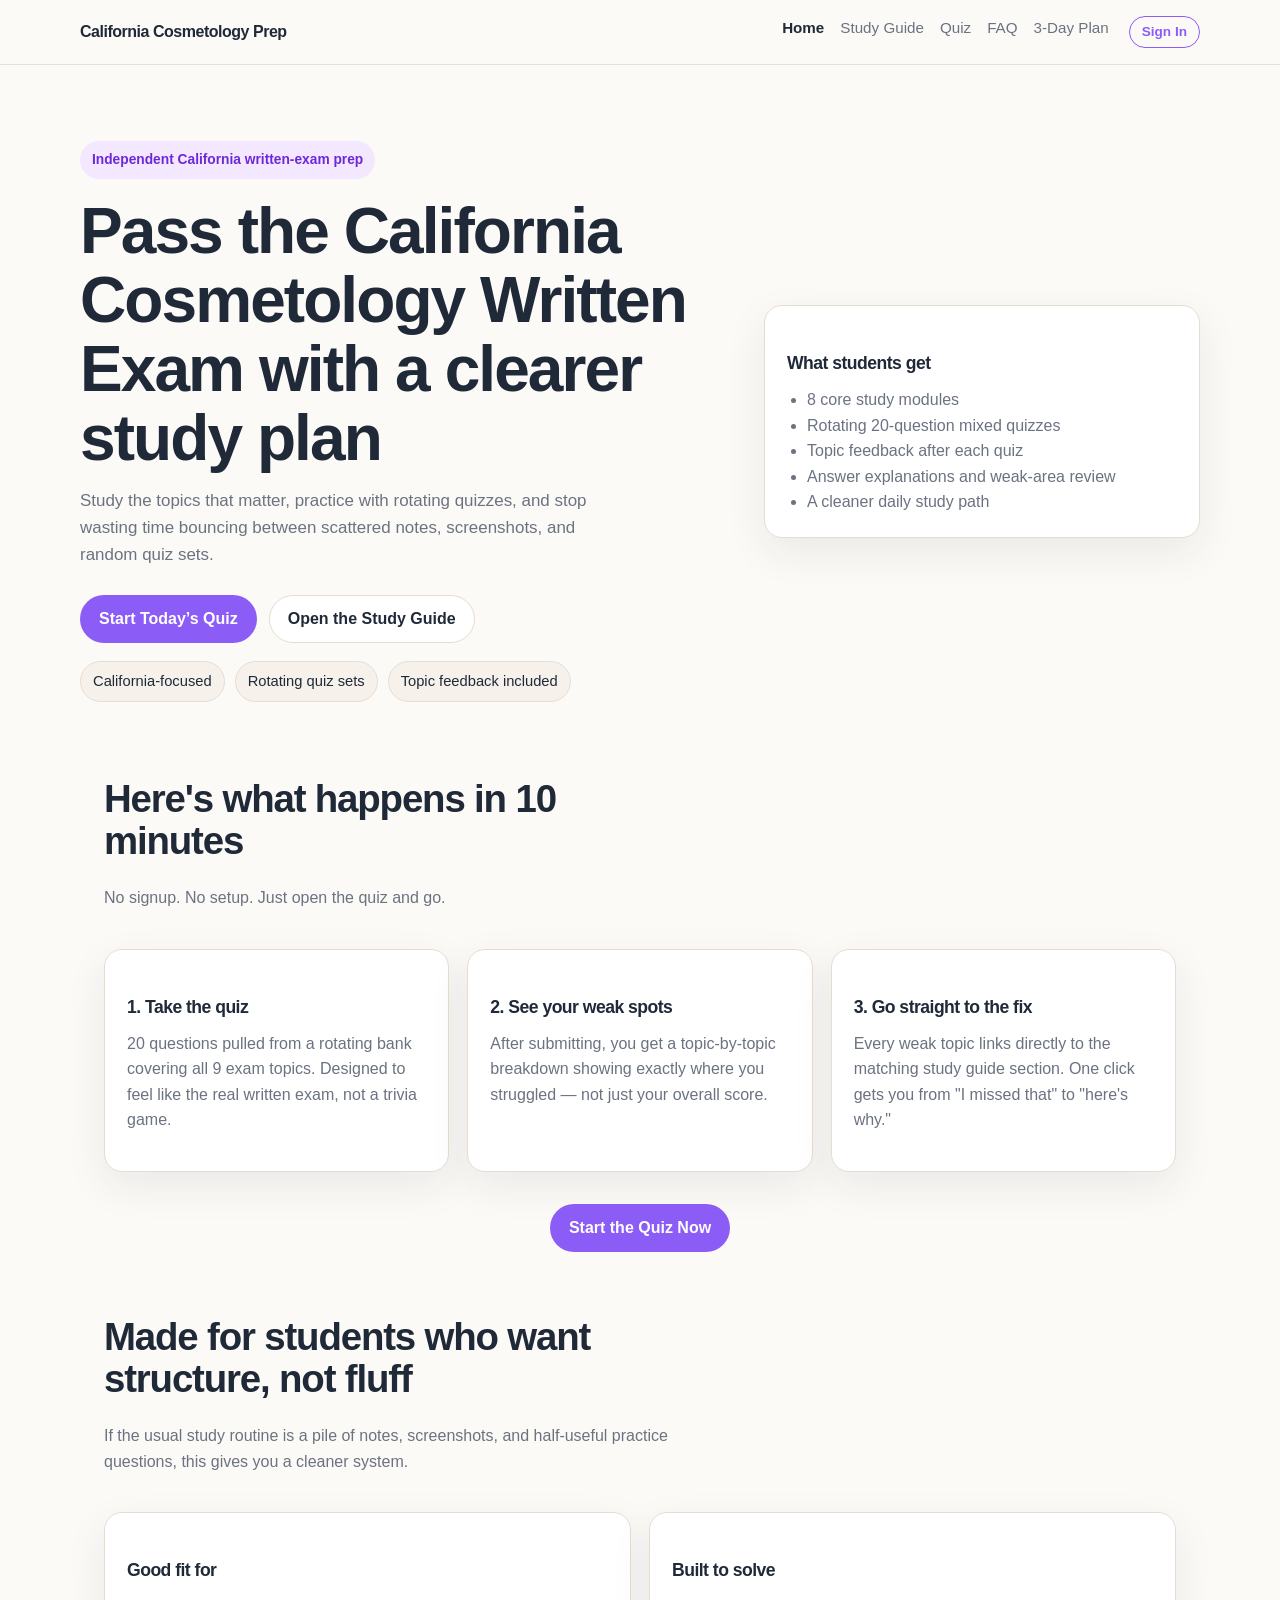
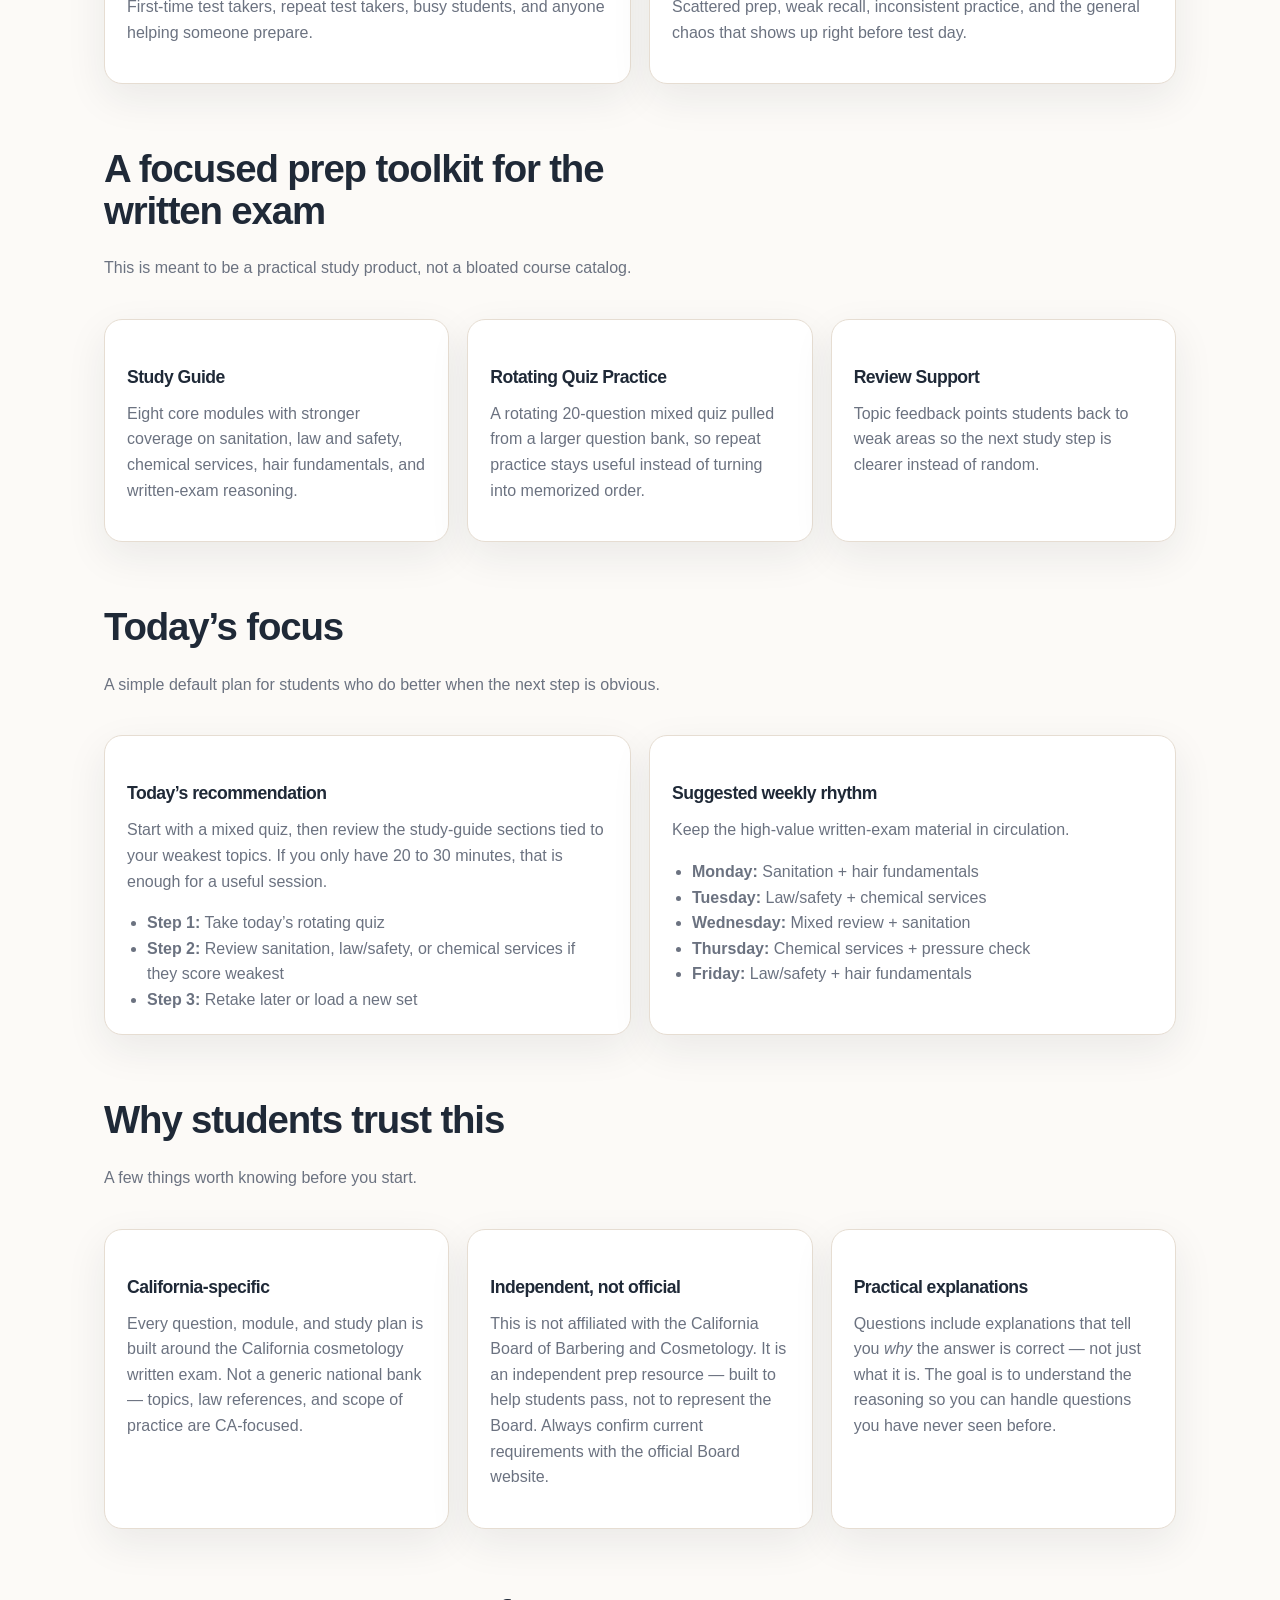
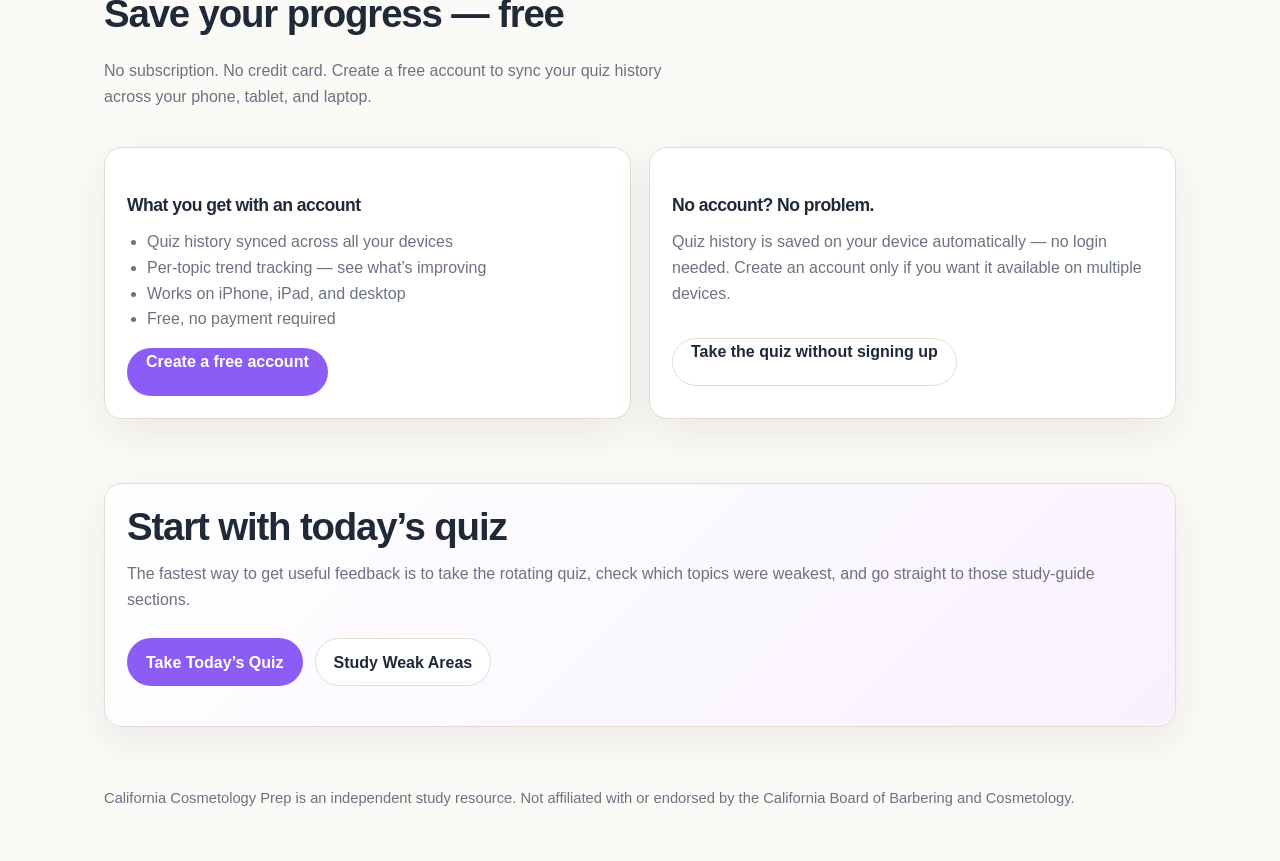
<file: docs/index.html>
<!doctype html>
<html lang="en">
<head>
  <meta charset="UTF-8" />
  <meta name="viewport" content="width=device-width, initial-scale=1.0" />
  <title>California Cosmetology Prep</title>
  <meta name="description" content="Independent California cosmetology written exam prep with study modules, rotating practice quizzes, topic feedback, and mock-exam style review." />
  <link rel="stylesheet" href="styles.css" />
</head>
<body>
  <header class="topbar">
    <div class="wrap topbar-inner">
      <a class="brand" href="index.html">California Cosmetology Prep</a>
      <nav class="nav" aria-label="Main navigation">
        <a class="active" href="index.html">Home</a>
        <a href="study-guide.html">Study Guide</a>
        <a href="quiz.html">Quiz</a>
        <a href="faq.html">FAQ</a>
        <a href="cram-plan.html">3-Day Plan</a>
        <a href="login.html" class="nav-auth-link">Sign In</a>
      </nav>
    </div>
  </header>

  <main>
    <section class="wrap hero">
      <div class="hero-copy">
        <div class="eyebrow">Independent California written-exam prep</div>
        <h1>Pass the California Cosmetology Written Exam with a clearer study plan</h1>
        <p>Study the topics that matter, practice with rotating quizzes, and stop wasting time bouncing between scattered notes, screenshots, and random quiz sets.</p>
        <div class="actions">
          <a class="button button-primary" href="quiz.html">Start Today’s Quiz</a>
          <a class="button button-secondary" href="study-guide.html">Open the Study Guide</a>
        </div>
        <div class="meta-strip">
          <span class="pill">California-focused</span>
          <span class="pill">Rotating quiz sets</span>
          <span class="pill">Topic feedback included</span>
        </div>
      </div>
      <aside class="hero-card">
        <h3>What students get</h3>
        <ul>
          <li>8 core study modules</li>
          <li>Rotating 20-question mixed quizzes</li>
          <li>Topic feedback after each quiz</li>
          <li>Answer explanations and weak-area review</li>
          <li>A cleaner daily study path</li>
        </ul>
      </aside>
    </section>

    <section>
      <div class="wrap">
        <div class="section-head">
          <h2>Here's what happens in 10 minutes</h2>
          <p>No signup. No setup. Just open the quiz and go.</p>
        </div>
        <div class="grid-3">
          <div class="card">
            <h3>1. Take the quiz</h3>
            <p>20 questions pulled from a rotating bank covering all 9 exam topics. Designed to feel like the real written exam, not a trivia game.</p>
          </div>
          <div class="card">
            <h3>2. See your weak spots</h3>
            <p>After submitting, you get a topic-by-topic breakdown showing exactly where you struggled — not just your overall score.</p>
          </div>
          <div class="card">
            <h3>3. Go straight to the fix</h3>
            <p>Every weak topic links directly to the matching study guide section. One click gets you from "I missed that" to "here's why."</p>
          </div>
        </div>
        <div style="text-align:center;margin-top:2rem;">
          <a class="button button-primary" href="quiz.html">Start the Quiz Now</a>
        </div>
      </div>
    </section>

    <section>
      <div class="wrap">
        <div class="section-head">
          <h2>Made for students who want structure, not fluff</h2>
          <p>If the usual study routine is a pile of notes, screenshots, and half-useful practice questions, this gives you a cleaner system.</p>
        </div>
        <div class="grid-2">
          <div class="card">
            <h3>Good fit for</h3>
            <p>First-time test takers, repeat test takers, busy students, and anyone helping someone prepare.</p>
          </div>
          <div class="card">
            <h3>Built to solve</h3>
            <p>Scattered prep, weak recall, inconsistent practice, and the general chaos that shows up right before test day.</p>
          </div>
        </div>
      </div>
    </section>

    <section>
      <div class="wrap">
        <div class="section-head">
          <h2>A focused prep toolkit for the written exam</h2>
          <p>This is meant to be a practical study product, not a bloated course catalog.</p>
        </div>
        <div class="grid-3">
          <div class="card">
            <h3>Study Guide</h3>
            <p>Eight core modules with stronger coverage on sanitation, law and safety, chemical services, hair fundamentals, and written-exam reasoning.</p>
          </div>
          <div class="card">
            <h3>Rotating Quiz Practice</h3>
            <p>A rotating 20-question mixed quiz pulled from a larger question bank, so repeat practice stays useful instead of turning into memorized order.</p>
          </div>
          <div class="card">
            <h3>Review Support</h3>
            <p>Topic feedback points students back to weak areas so the next study step is clearer instead of random.</p>
          </div>
        </div>
      </div>
    </section>

    <section>
      <div class="wrap">
        <div class="section-head">
          <h2>Today’s focus</h2>
          <p>A simple default plan for students who do better when the next step is obvious.</p>
        </div>
        <div class="grid-2">
          <div class="card">
            <h3>Today’s recommendation</h3>
            <p>Start with a mixed quiz, then review the study-guide sections tied to your weakest topics. If you only have 20 to 30 minutes, that is enough for a useful session.</p>
            <ul class="list">
              <li><strong>Step 1:</strong> Take today’s rotating quiz</li>
              <li><strong>Step 2:</strong> Review sanitation, law/safety, or chemical services if they score weakest</li>
              <li><strong>Step 3:</strong> Retake later or load a new set</li>
            </ul>
          </div>
          <div class="card">
            <h3>Suggested weekly rhythm</h3>
            <p>Keep the high-value written-exam material in circulation.</p>
            <ul class="list">
              <li><strong>Monday:</strong> Sanitation + hair fundamentals</li>
              <li><strong>Tuesday:</strong> Law/safety + chemical services</li>
              <li><strong>Wednesday:</strong> Mixed review + sanitation</li>
              <li><strong>Thursday:</strong> Chemical services + pressure check</li>
              <li><strong>Friday:</strong> Law/safety + hair fundamentals</li>
            </ul>
          </div>
        </div>
      </div>
    </section>

    <section>
      <div class="wrap">
        <div class="section-head">
          <h2>Why students trust this</h2>
          <p>A few things worth knowing before you start.</p>
        </div>
        <div class="grid-3">
          <div class="card">
            <h3>California-specific</h3>
            <p>Every question, module, and study plan is built around the California cosmetology written exam. Not a generic national bank — topics, law references, and scope of practice are CA-focused.</p>
          </div>
          <div class="card">
            <h3>Independent, not official</h3>
            <p>This is not affiliated with the California Board of Barbering and Cosmetology. It is an independent prep resource — built to help students pass, not to represent the Board. Always confirm current requirements with the official Board website.</p>
          </div>
          <div class="card">
            <h3>Practical explanations</h3>
            <p>Questions include explanations that tell you <em>why</em> the answer is correct — not just what it is. The goal is to understand the reasoning so you can handle questions you have never seen before.</p>
          </div>
        </div>
      </div>
    </section>

    <section>
      <div class="wrap">
        <div class="section-head">
          <h2>Save your progress — free</h2>
          <p>No subscription. No credit card. Create a free account to sync your quiz history across your phone, tablet, and laptop.</p>
        </div>
        <div class="grid-2">
          <div class="card">
            <h3>What you get with an account</h3>
            <ul class="list">
              <li>Quiz history synced across all your devices</li>
              <li>Per-topic trend tracking — see what’s improving</li>
              <li>Works on iPhone, iPad, and desktop</li>
              <li>Free, no payment required</li>
            </ul>
            <a class="button button-primary" href="login.html" style="margin-top:1rem;display:inline-block;">Create a free account</a>
          </div>
          <div class="card">
            <h3>No account? No problem.</h3>
            <p>Quiz history is saved on your device automatically — no login needed. Create an account only if you want it available on multiple devices.</p>
            <a class="button button-secondary" href="quiz.html" style="margin-top:1rem;display:inline-block;">Take the quiz without signing up</a>
          </div>
        </div>
      </div>
    </section>

    <section>
      <div class="wrap">
        <div class="cta-panel">
          <h2>Start with today’s quiz</h2>
          <p>The fastest way to get useful feedback is to take the rotating quiz, check which topics were weakest, and go straight to those study-guide sections.</p>
          <div class="actions">
            <a class="button button-primary" href="quiz.html">Take Today’s Quiz</a>
            <a class="button button-secondary" href="study-guide.html">Study Weak Areas</a>
          </div>
        </div>
      </div>
    </section>
  </main>

  <footer>
    <div class="wrap">California Cosmetology Prep is an independent study resource. Not affiliated with or endorsed by the California Board of Barbering and Cosmetology.</div>
  </footer>
  <script src="nav-auth.js"></script>
</body>
</html>
</file>
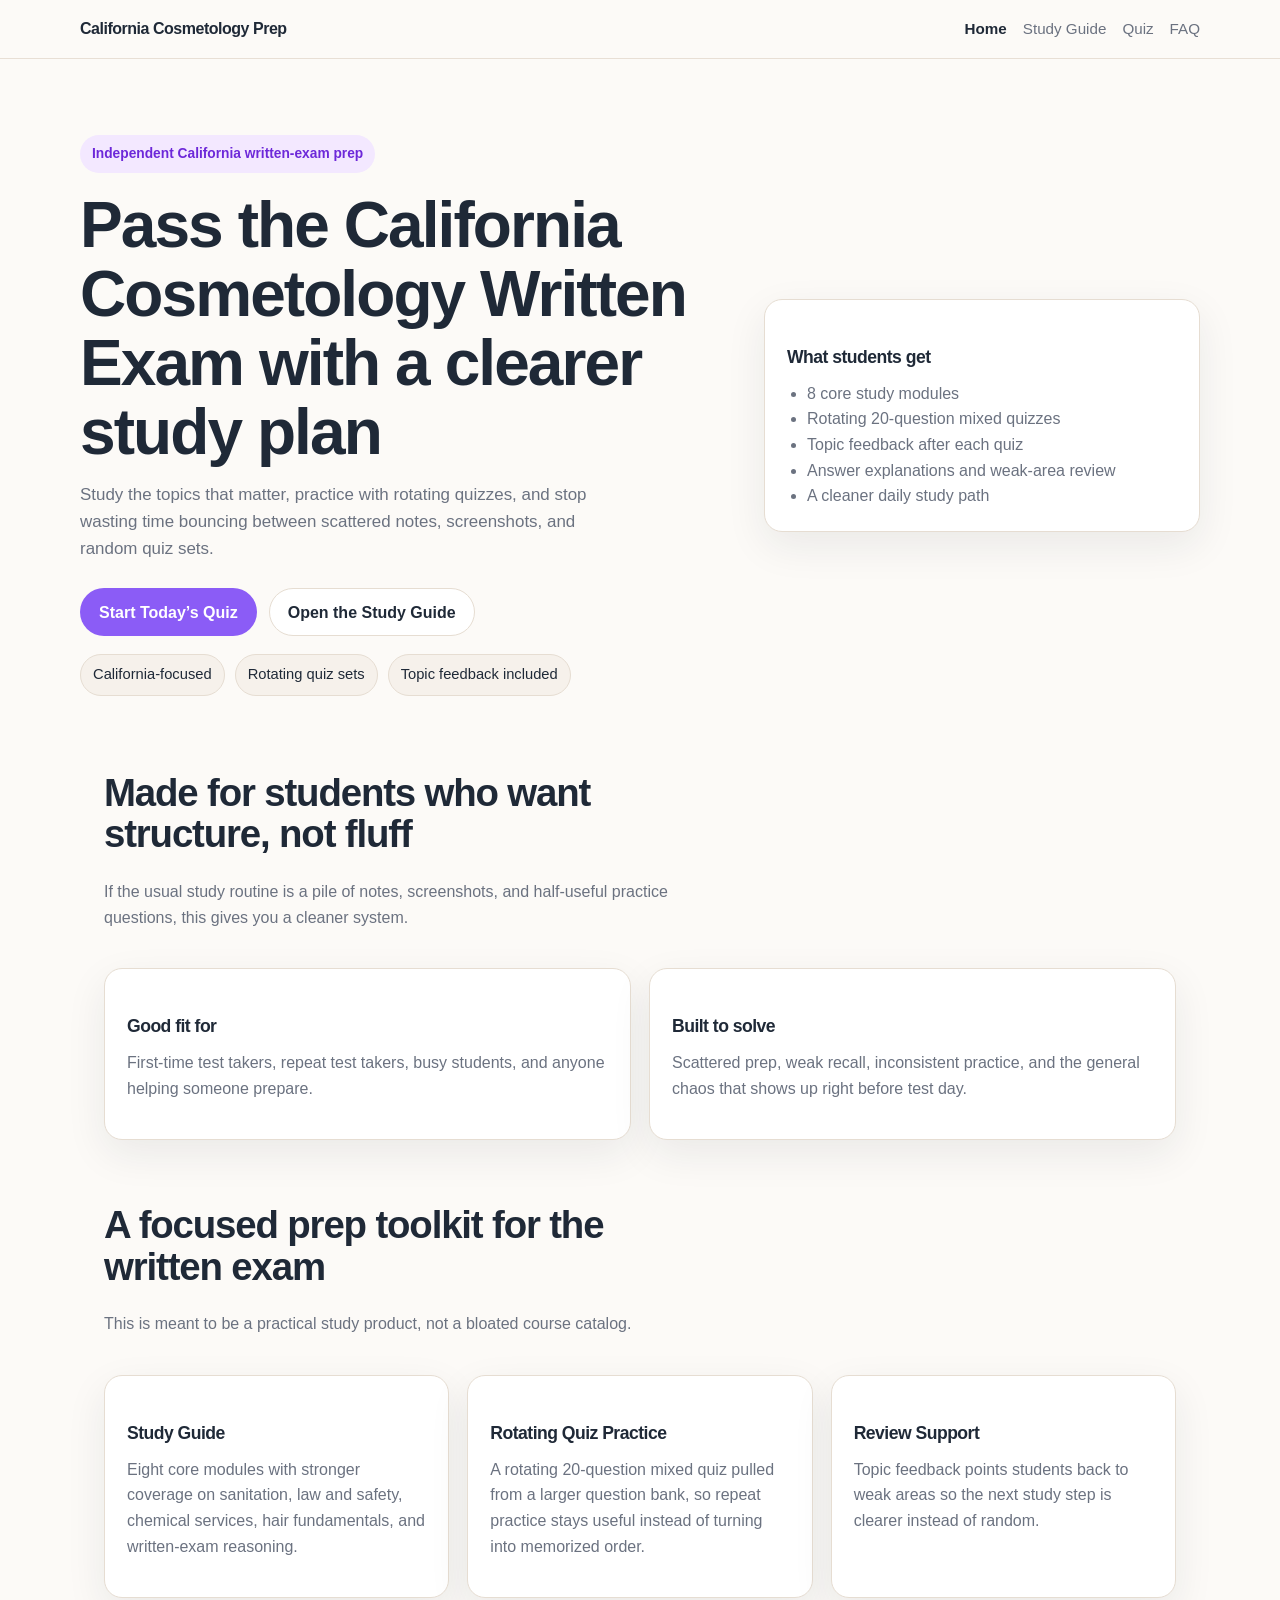
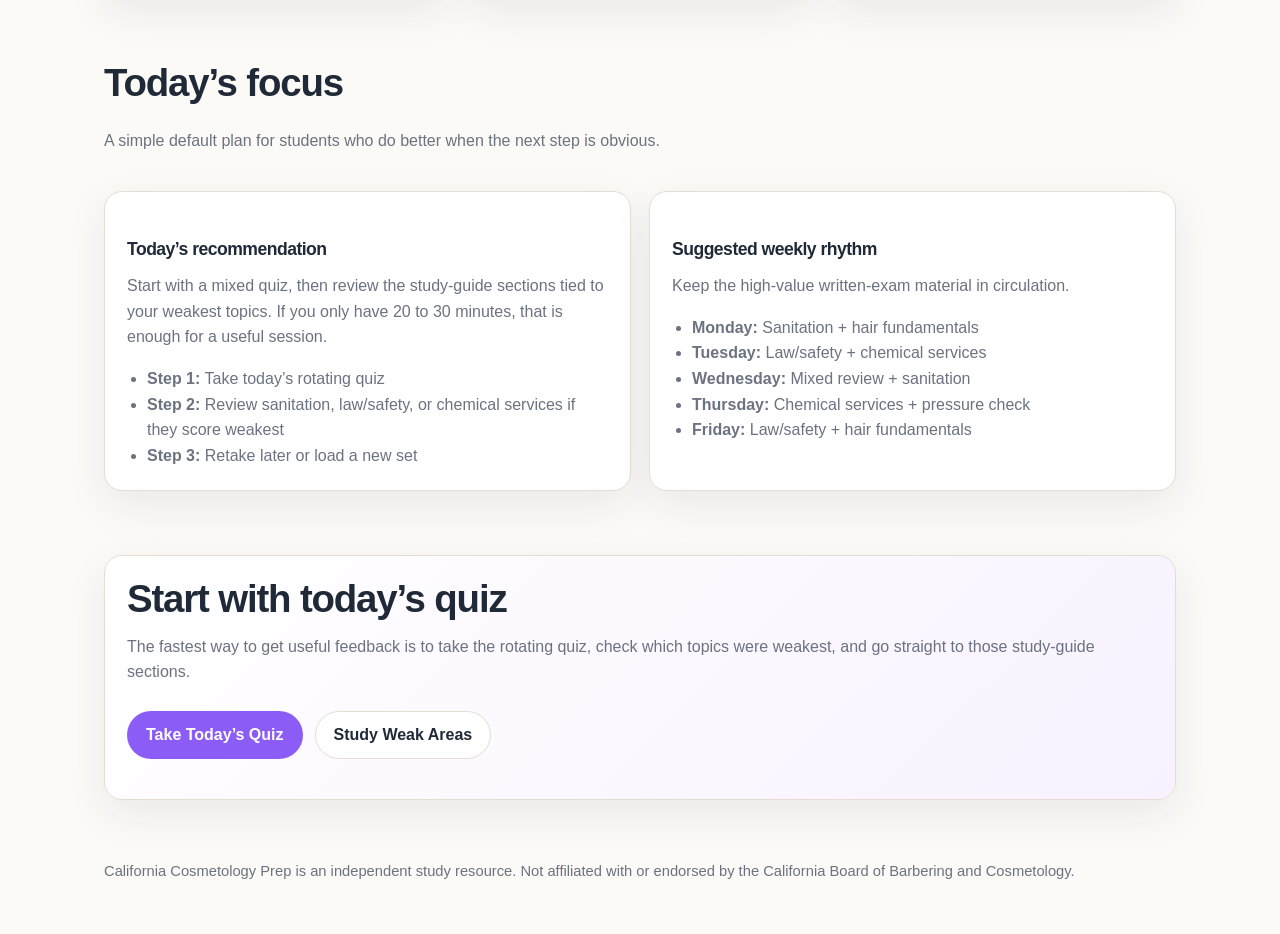
<file: site/index.html>
<!doctype html>
<html lang="en">
<head>
  <meta charset="UTF-8" />
  <meta name="viewport" content="width=device-width, initial-scale=1.0" />
  <title>California Cosmetology Prep</title>
  <meta name="description" content="Independent California cosmetology written exam prep with study modules, rotating practice quizzes, topic feedback, and mock-exam style review." />
  <link rel="stylesheet" href="styles.css" />
</head>
<body>
  <header class="topbar">
    <div class="wrap topbar-inner">
      <a class="brand" href="index.html">California Cosmetology Prep</a>
      <nav class="nav" aria-label="Main navigation">
        <a class="active" href="index.html">Home</a>
        <a href="study-guide.html">Study Guide</a>
        <a href="quiz.html">Quiz</a>
        <a href="faq.html">FAQ</a>
      </nav>
    </div>
  </header>

  <main>
    <section class="wrap hero">
      <div class="hero-copy">
        <div class="eyebrow">Independent California written-exam prep</div>
        <h1>Pass the California Cosmetology Written Exam with a clearer study plan</h1>
        <p>Study the topics that matter, practice with rotating quizzes, and stop wasting time bouncing between scattered notes, screenshots, and random quiz sets.</p>
        <div class="actions">
          <a class="button button-primary" href="quiz.html">Start Today’s Quiz</a>
          <a class="button button-secondary" href="study-guide.html">Open the Study Guide</a>
        </div>
        <div class="meta-strip">
          <span class="pill">California-focused</span>
          <span class="pill">Rotating quiz sets</span>
          <span class="pill">Topic feedback included</span>
        </div>
      </div>
      <aside class="hero-card">
        <h3>What students get</h3>
        <ul>
          <li>8 core study modules</li>
          <li>Rotating 20-question mixed quizzes</li>
          <li>Topic feedback after each quiz</li>
          <li>Answer explanations and weak-area review</li>
          <li>A cleaner daily study path</li>
        </ul>
      </aside>
    </section>

    <section>
      <div class="wrap">
        <div class="section-head">
          <h2>Made for students who want structure, not fluff</h2>
          <p>If the usual study routine is a pile of notes, screenshots, and half-useful practice questions, this gives you a cleaner system.</p>
        </div>
        <div class="grid-2">
          <div class="card">
            <h3>Good fit for</h3>
            <p>First-time test takers, repeat test takers, busy students, and anyone helping someone prepare.</p>
          </div>
          <div class="card">
            <h3>Built to solve</h3>
            <p>Scattered prep, weak recall, inconsistent practice, and the general chaos that shows up right before test day.</p>
          </div>
        </div>
      </div>
    </section>

    <section>
      <div class="wrap">
        <div class="section-head">
          <h2>A focused prep toolkit for the written exam</h2>
          <p>This is meant to be a practical study product, not a bloated course catalog.</p>
        </div>
        <div class="grid-3">
          <div class="card">
            <h3>Study Guide</h3>
            <p>Eight core modules with stronger coverage on sanitation, law and safety, chemical services, hair fundamentals, and written-exam reasoning.</p>
          </div>
          <div class="card">
            <h3>Rotating Quiz Practice</h3>
            <p>A rotating 20-question mixed quiz pulled from a larger question bank, so repeat practice stays useful instead of turning into memorized order.</p>
          </div>
          <div class="card">
            <h3>Review Support</h3>
            <p>Topic feedback points students back to weak areas so the next study step is clearer instead of random.</p>
          </div>
        </div>
      </div>
    </section>

    <section>
      <div class="wrap">
        <div class="section-head">
          <h2>Today’s focus</h2>
          <p>A simple default plan for students who do better when the next step is obvious.</p>
        </div>
        <div class="grid-2">
          <div class="card">
            <h3>Today’s recommendation</h3>
            <p>Start with a mixed quiz, then review the study-guide sections tied to your weakest topics. If you only have 20 to 30 minutes, that is enough for a useful session.</p>
            <ul class="list">
              <li><strong>Step 1:</strong> Take today’s rotating quiz</li>
              <li><strong>Step 2:</strong> Review sanitation, law/safety, or chemical services if they score weakest</li>
              <li><strong>Step 3:</strong> Retake later or load a new set</li>
            </ul>
          </div>
          <div class="card">
            <h3>Suggested weekly rhythm</h3>
            <p>Keep the high-value written-exam material in circulation.</p>
            <ul class="list">
              <li><strong>Monday:</strong> Sanitation + hair fundamentals</li>
              <li><strong>Tuesday:</strong> Law/safety + chemical services</li>
              <li><strong>Wednesday:</strong> Mixed review + sanitation</li>
              <li><strong>Thursday:</strong> Chemical services + pressure check</li>
              <li><strong>Friday:</strong> Law/safety + hair fundamentals</li>
            </ul>
          </div>
        </div>
      </div>
    </section>

    <section>
      <div class="wrap">
        <div class="cta-panel">
          <h2>Start with today’s quiz</h2>
          <p>The fastest way to get useful feedback is to take the rotating quiz, check which topics were weakest, and go straight to those study-guide sections.</p>
          <div class="actions">
            <a class="button button-primary" href="quiz.html">Take Today’s Quiz</a>
            <a class="button button-secondary" href="study-guide.html">Study Weak Areas</a>
          </div>
        </div>
      </div>
    </section>
  </main>

  <footer>
    <div class="wrap">California Cosmetology Prep is an independent study resource. Not affiliated with or endorsed by the California Board of Barbering and Cosmetology.</div>
  </footer>
</body>
</html>
</file>
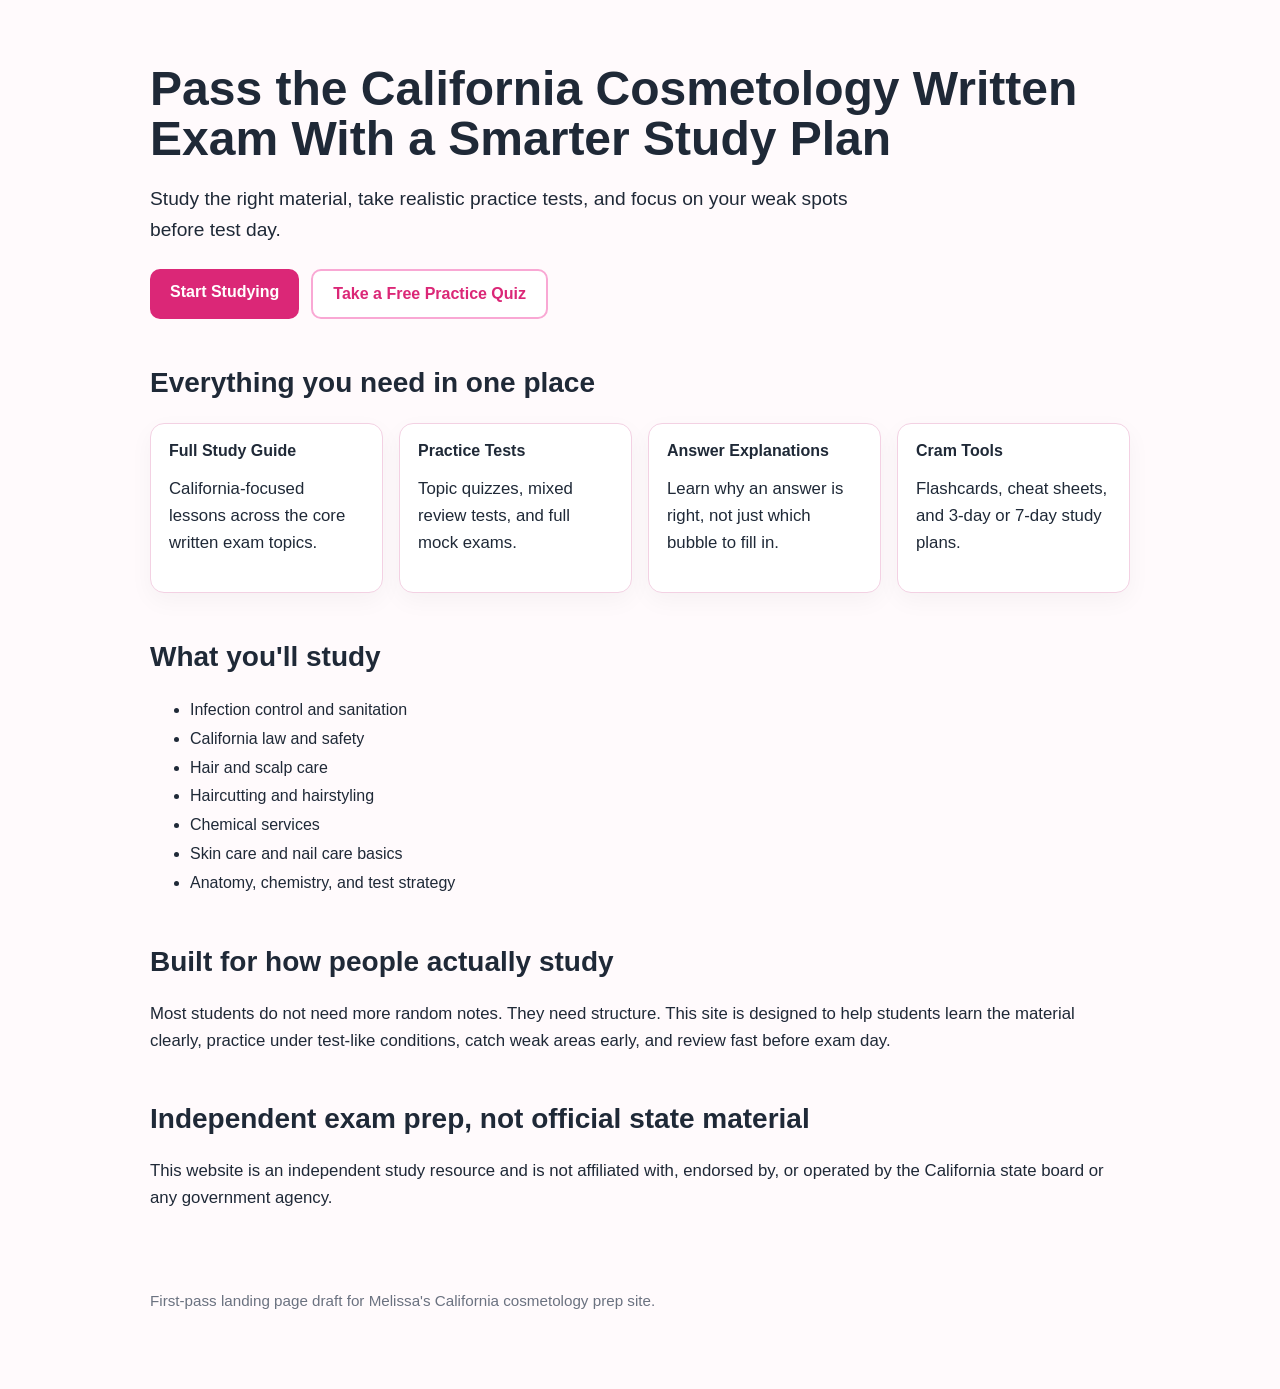
<file: archive/old-html/index.html>
<!doctype html>
<html lang="en">
<head>
  <meta charset="UTF-8" />
  <meta name="viewport" content="width=device-width, initial-scale=1.0" />
  <title>California Cosmetology State Board Prep</title>
  <style>
    body { font-family: -apple-system, BlinkMacSystemFont, "Segoe UI", sans-serif; margin: 0; color: #1f2937; background: #fffafc; }
    .wrap { max-width: 980px; margin: 0 auto; padding: 24px; }
    .hero { padding: 64px 24px 32px; }
    h1 { font-size: 3rem; line-height: 1.05; margin: 0 0 16px; }
    h2 { font-size: 1.75rem; margin-top: 48px; }
    p { font-size: 1.05rem; line-height: 1.6; }
    .sub { font-size: 1.2rem; max-width: 720px; }
    .cta { display: flex; gap: 12px; flex-wrap: wrap; margin-top: 24px; }
    .btn { display: inline-block; padding: 14px 20px; border-radius: 10px; text-decoration: none; font-weight: 600; }
    .btn-primary { background: #db2777; color: white; }
    .btn-secondary { background: white; color: #db2777; border: 2px solid #f9a8d4; }
    .cardgrid { display: grid; grid-template-columns: repeat(auto-fit, minmax(220px, 1fr)); gap: 16px; margin-top: 20px; }
    .card { background: white; border: 1px solid #f3d1e3; border-radius: 14px; padding: 18px; box-shadow: 0 8px 24px rgba(0,0,0,0.04); }
    .footer { margin-top: 56px; padding: 24px 0 48px; font-size: 0.95rem; color: #6b7280; }
    ul { line-height: 1.8; }
  </style>
</head>
<body>
  <div class="wrap hero">
    <h1>Pass the California Cosmetology Written Exam With a Smarter Study Plan</h1>
    <p class="sub">Study the right material, take realistic practice tests, and focus on your weak spots before test day.</p>
    <div class="cta">
      <a href="#included" class="btn btn-primary">Start Studying</a>
      <a href="#quiz" class="btn btn-secondary">Take a Free Practice Quiz</a>
    </div>

    <h2 id="included">Everything you need in one place</h2>
    <div class="cardgrid">
      <div class="card"><strong>Full Study Guide</strong><p>California-focused lessons across the core written exam topics.</p></div>
      <div class="card"><strong>Practice Tests</strong><p>Topic quizzes, mixed review tests, and full mock exams.</p></div>
      <div class="card"><strong>Answer Explanations</strong><p>Learn why an answer is right, not just which bubble to fill in.</p></div>
      <div class="card"><strong>Cram Tools</strong><p>Flashcards, cheat sheets, and 3-day or 7-day study plans.</p></div>
    </div>

    <h2>What you'll study</h2>
    <ul>
      <li>Infection control and sanitation</li>
      <li>California law and safety</li>
      <li>Hair and scalp care</li>
      <li>Haircutting and hairstyling</li>
      <li>Chemical services</li>
      <li>Skin care and nail care basics</li>
      <li>Anatomy, chemistry, and test strategy</li>
    </ul>

    <h2 id="quiz">Built for how people actually study</h2>
    <p>Most students do not need more random notes. They need structure. This site is designed to help students learn the material clearly, practice under test-like conditions, catch weak areas early, and review fast before exam day.</p>

    <h2>Independent exam prep, not official state material</h2>
    <p>This website is an independent study resource and is not affiliated with, endorsed by, or operated by the California state board or any government agency.</p>

    <div class="footer">
      First-pass landing page draft for Melissa's California cosmetology prep site.
    </div>
  </div>
</body>
</html>
</file>
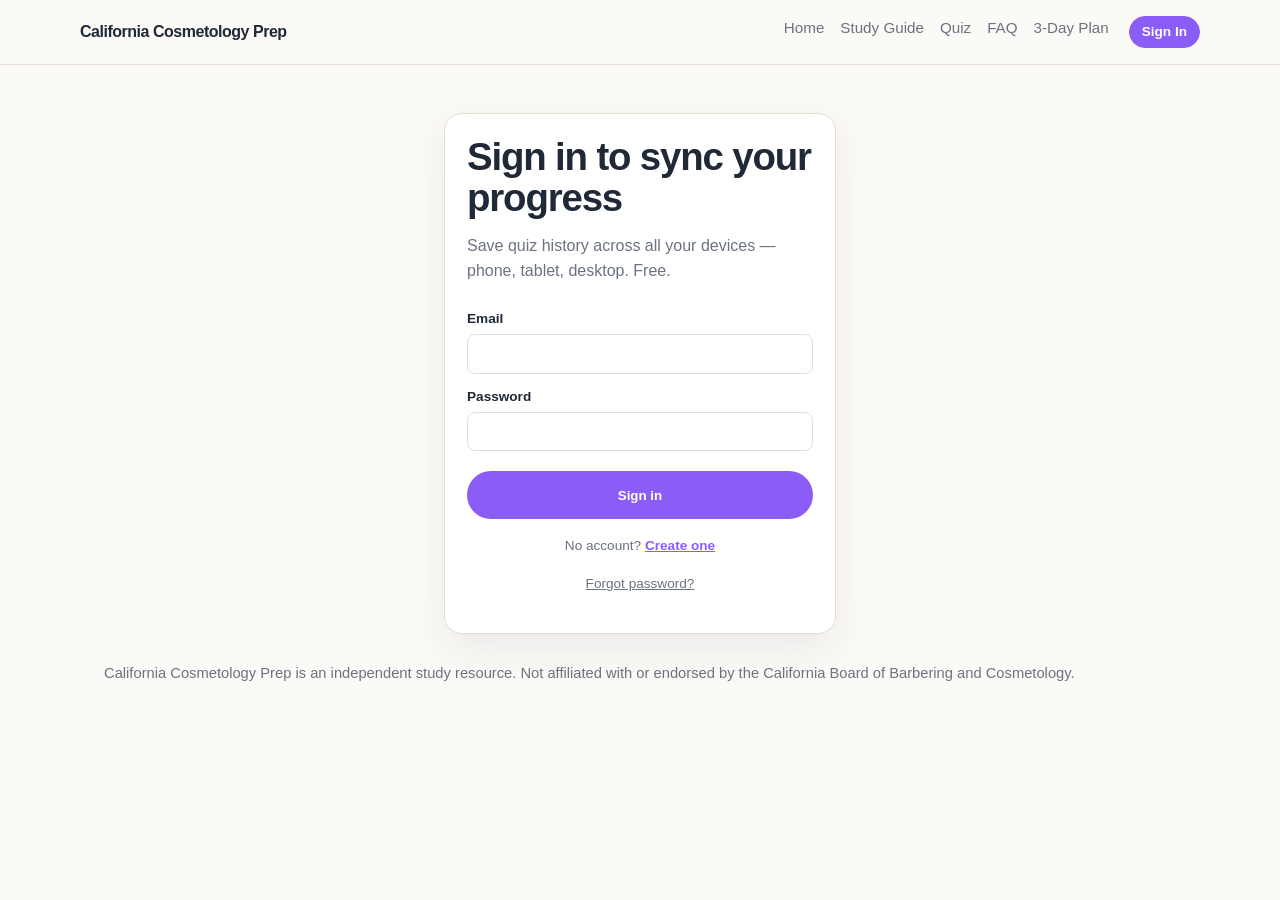
<file: docs/account.html>
<!doctype html>
<html lang="en">
<head>
  <meta charset="UTF-8" />
  <meta name="viewport" content="width=device-width, initial-scale=1.0" />
  <title>My Account | California Cosmetology Prep</title>
  <link rel="stylesheet" href="styles.css" />
  <style>
    /* ── Account page local styles ── */
    .account-hero { padding: 2rem 0 1rem; }
    .account-hero .eyebrow { margin-bottom: 0.25rem; }
    .account-hero h1 { margin: 0 0 0.25rem; font-size: 1.75rem; }
    .account-hero .level-row { display:flex; align-items:center; gap:0.75rem; flex-wrap:wrap; margin-top:0.5rem; }
    .level-badge {
      display: inline-flex; align-items: center; gap: 0.4rem;
      background: var(--primary); color: #fff;
      padding: 0.3rem 0.9rem; border-radius: 20px;
      font-size: 0.85rem; font-weight: 700;
    }
    .level-progress-wrap { flex:1; min-width:120px; max-width:200px; }
    .level-progress-label { font-size:0.75rem; color:var(--muted); margin-bottom:3px; }
    .level-progress-bar-bg { background:var(--surface-soft); border-radius:6px; height:8px; overflow:hidden; }
    .level-progress-bar-fill { background:var(--primary); height:100%; border-radius:6px; transition:width .4s; }

    /* stats row */
    .stats-grid { display:grid; grid-template-columns:repeat(4,1fr); gap:1rem; margin:1.5rem 0; }
    @media(max-width:600px){ .stats-grid { grid-template-columns:repeat(2,1fr); } }
    .stat-card { background:var(--surface); border:1px solid var(--line); border-radius:12px; padding:1rem; text-align:center; }
    .stat-value { font-size:2rem; font-weight:800; color:var(--primary); line-height:1; }
    .stat-label { font-size:0.75rem; color:var(--muted); margin-top:0.3rem; font-weight:600; text-transform:uppercase; letter-spacing:.04em; }
    .stat-sub { font-size:0.75rem; color:var(--muted); margin-top:0.15rem; }

    /* badges */
    .badges-grid { display:grid; grid-template-columns:repeat(auto-fill,minmax(150px,1fr)); gap:1rem; }
    .badge-card {
      background:var(--surface); border:1px solid var(--line); border-radius:12px;
      padding:1rem; text-align:center; transition:opacity .2s;
    }
    .badge-card.locked { opacity:.35; filter:grayscale(1); }
    .badge-icon { font-size:2rem; display:block; margin-bottom:0.4rem; line-height:1; }
    .badge-name { font-size:0.8rem; font-weight:700; color:var(--ink); }
    .badge-desc { font-size:0.72rem; color:var(--muted); margin-top:0.2rem; }
    .badge-card:not(.locked) { border-color:var(--primary); background:linear-gradient(135deg,#f5f0ff,#fff); }

    /* topic mastery */
    .mastery-row { display:grid; grid-template-columns:1fr 2fr auto; align-items:center; gap:.75rem; padding:.4rem 0; border-bottom:1px solid var(--line); font-size:.85rem; }
    .mastery-row:last-child { border-bottom:none; }
    .mastery-label { font-weight:600; }
    .mastery-bar-bg { background:var(--surface-soft); border-radius:6px; height:10px; overflow:hidden; }
    .mastery-bar-fill { height:100%; border-radius:6px; transition:width .5s; }
    .mastery-pct { font-weight:700; min-width:2.5rem; text-align:right; }

    /* history table */
    .history-table { width:100%; border-collapse:collapse; font-size:.875rem; }
    .history-table th { text-align:left; padding:.5rem .75rem; font-size:.75rem; text-transform:uppercase; letter-spacing:.05em; color:var(--muted); border-bottom:2px solid var(--line); }
    .history-table td { padding:.6rem .75rem; border-bottom:1px solid var(--line); vertical-align:top; }
    .history-table tr:last-child td { border-bottom:none; }
    .score-chip { display:inline-block; padding:.15rem .5rem; border-radius:12px; font-weight:700; font-size:.8rem; }
    .score-great { background:#d1fae5; color:#065f46; }
    .score-ok    { background:#fef9c3; color:#854d0e; }
    .score-low   { background:#fee2e2; color:#991b1b; }
    .topic-pills-mini { display:flex; flex-wrap:wrap; gap:.3rem; margin-top:.35rem; }
    .topic-mini-pill { font-size:.68rem; padding:.1rem .45rem; border-radius:10px; font-weight:600; }

    .signout-section { margin-top:2.5rem; padding-top:1.5rem; border-top:1px solid var(--line); display:flex; align-items:center; justify-content:space-between; flex-wrap:wrap; gap:1rem; }
    .signout-section p { color:var(--muted); font-size:.85rem; margin:0; }

    .empty-state { text-align:center; padding:3rem 1rem; color:var(--muted); }
    .empty-state p { max-width:340px; margin:.5rem auto 1.5rem; }
  </style>
</head>
<body>
  <header class="topbar">
    <div class="wrap topbar-inner">
      <a class="brand" href="index.html">California Cosmetology Prep</a>
      <nav class="nav" aria-label="Main navigation">
        <a href="index.html">Home</a>
        <a href="study-guide.html">Study Guide</a>
        <a href="quiz.html">Quiz</a>
        <a href="faq.html">FAQ</a>
        <a href="cram-plan.html">3-Day Plan</a>
        <a href="account.html" class="nav-auth-link active">Account</a>
      </nav>
    </div>
  </header>

  <main>
    <div id="account-root">
      <section class="wrap">
        <p style="color:var(--muted);padding:3rem 0;">Loading your account...</p>
      </section>
    </div>
  </main>

  <footer>
    <div class="wrap">California Cosmetology Prep is an independent study resource. Not affiliated with or endorsed by the California Board of Barbering and Cosmetology.</div>
  </footer>

  <script src="supabase.js"></script>
  <script>
    const HISTORY_KEY  = 'cosmo_quiz_history';
    const SESSION_KEY  = 'cosmo_sb_session';

    const topicLabels = {
      'sanitation':           'Sanitation',
      'law-and-safety':       'Law & Safety',
      'hair-fundamentals':    'Hair Fundamentals',
      'haircutting':          'Haircutting',
      'styling':              'Styling',
      'shampoo-and-draping':  'Shampoo & Draping',
      'chemical-services':    'Chemical Services',
      'skin-and-nails':       'Skin & Nails',
      'anatomy-and-chemistry':'Anatomy & Chemistry'
    };

    const topicLinks = {
      'sanitation':           'study-guide.html#module-1',
      'law-and-safety':       'study-guide.html#module-2',
      'hair-fundamentals':    'study-guide.html#module-3',
      'shampoo-and-draping':  'study-guide.html#module-4',
      'haircutting':          'study-guide.html#module-5',
      'styling':              'study-guide.html#module-5',
      'chemical-services':    'study-guide.html#module-6',
      'skin-and-nails':       'study-guide.html#module-7',
      'anatomy-and-chemistry':'study-guide.html#module-8',
    };

    // ── Levels ──────────────────────────────────────────────────────
    const LEVELS = [
      { name:'Beginner',     emoji:'🌱', min:0,  max:2  },
      { name:'Student',      emoji:'📖', min:3,  max:5  },
      { name:'Apprentice',   emoji:'✂️',  min:6,  max:10 },
      { name:'Practitioner', emoji:'💼', min:11, max:20 },
      { name:'Expert',       emoji:'⭐', min:21, max:40 },
      { name:'Exam Ready',   emoji:'🏆', min:41, max:Infinity },
    ];

    function getLevel(total) {
      return LEVELS.find(l => total >= l.min && total <= l.max) || LEVELS[0];
    }

    function getLevelProgress(total) {
      const level = getLevel(total);
      if (level.max === Infinity) return { pct: 100, next: null };
      const span = level.max - level.min + 1;
      const done = total - level.min;
      const pct  = Math.round((done / span) * 100);
      const next = LEVELS[LEVELS.indexOf(level) + 1];
      return { pct, next };
    }

    // ── Badges ──────────────────────────────────────────────────────
    function computeBadges(history) {
      const total = history.length;
      const scores = history.map(e => Math.round((e.score / e.total) * 100));
      const avgScore = scores.length ? Math.round(scores.reduce((a,b)=>a+b,0)/scores.length) : 0;
      const bestScore = scores.length ? Math.max(...scores) : 0;

      // Per-topic averages across all quizzes
      const topicAccum = {};
      history.forEach(e => {
        Object.entries(e.topics||{}).forEach(([t,d]) => {
          if (!topicAccum[t]) topicAccum[t] = { correct:0, total:0, count:0 };
          topicAccum[t].correct += d.correct;
          topicAccum[t].total   += d.total;
          topicAccum[t].count   += 1;
        });
      });
      const topicAvg = t => topicAccum[t]
        ? Math.round((topicAccum[t].correct / topicAccum[t].total) * 100)
        : 0;

      // Timed mode: detect via localStorage flag
      const timedDone = !!localStorage.getItem('cosmo_timed_done');

      // All-rounder: any single quiz with all topics >= 70%
      const allRounder = history.some(e => {
        const topics = Object.values(e.topics||{});
        return topics.length >= 7 && topics.every(d => Math.round((d.correct/d.total)*100) >= 70);
      });

      // Comeback: any consecutive pair with 20%+ improvement
      const comeback = scores.some((s,i) => i > 0 && s - scores[i-1] >= 20);

      // Streak: compute from entries that have ISO timestamps (Supabase) or fall back
      const streak = computeStreak(history);

      // Last-3 average for "Exam Ready"
      const last3avg = scores.slice(0,3).length >= 3
        ? Math.round(scores.slice(0,3).reduce((a,b)=>a+b,0)/3) : 0;

      return [
        { id:'first',       icon:'🎯', name:'First Step',        desc:'Took your first quiz',                   earned: total >= 1 },
        { id:'five',        icon:'🔁', name:'Getting Consistent', desc:'Completed 5 quizzes',                    earned: total >= 5 },
        { id:'ten',         icon:'📚', name:'Dedicated',          desc:'Completed 10 quizzes',                   earned: total >= 10 },
        { id:'twenty',      icon:'🧠', name:'Grinder',            desc:'Completed 20 quizzes',                   earned: total >= 20 },
        { id:'perfect',     icon:'💯', name:'Perfect Score',      desc:'Scored 20/20 on a quiz',                 earned: bestScore === 100 },
        { id:'streak3',     icon:'🔥', name:'On a Roll',          desc:'3-day study streak',                     earned: streak >= 3 },
        { id:'streak7',     icon:'⚡', name:'Week Warrior',       desc:'7-day study streak',                     earned: streak >= 7 },
        { id:'sanitation',  icon:'🧼', name:'Sanitation Pro',     desc:'Averaged 90%+ in Sanitation',            earned: topicAvg('sanitation') >= 90 && (topicAccum['sanitation']?.count||0) >= 3 },
        { id:'chemical',    icon:'⚗️', name:'Chemical Expert',    desc:'Averaged 90%+ in Chemical Services',     earned: topicAvg('chemical-services') >= 90 && (topicAccum['chemical-services']?.count||0) >= 3 },
        { id:'law',         icon:'⚖️', name:'Law & Order',        desc:'Averaged 90%+ in Law & Safety',          earned: topicAvg('law-and-safety') >= 90 && (topicAccum['law-and-safety']?.count||0) >= 3 },
        { id:'timed',       icon:'⏱️', name:'Under Pressure',     desc:'Completed a timed quiz',                 earned: timedDone },
        { id:'allround',    icon:'🌟', name:'All-Rounder',        desc:'70%+ on all topics in one quiz',         earned: allRounder },
        { id:'comeback',    icon:'📈', name:'Comeback',           desc:'Improved score 20%+ from prior quiz',    earned: comeback },
        { id:'examready',   icon:'🏆', name:'Exam Ready',         desc:'Averaged 85%+ across last 3 quizzes',   earned: last3avg >= 85 },
      ];
    }

    function computeStreak(history) {
      if (!history.length) return 0;
      // Try to use ISO timestamps; fall back to 0 if only string dates available
      const entries = history
        .map(e => e.taken_at || null)
        .filter(Boolean)
        .map(ts => new Date(ts).toDateString());
      if (!entries.length) return 0;
      const unique = [...new Set(entries)];
      const today = new Date().toDateString();
      let streak = 0;
      let check  = new Date();
      for (let i = 0; i < 60; i++) {
        if (unique.includes(check.toDateString())) {
          streak++;
          check.setDate(check.getDate() - 1);
        } else if (i === 0) {
          // Might not have quizzed today yet — check yesterday as start
          check.setDate(check.getDate() - 1);
        } else {
          break;
        }
      }
      return streak;
    }

    // ── Topic mastery ────────────────────────────────────────────────
    function computeTopicMastery(history) {
      const accum = {};
      history.forEach(e => {
        Object.entries(e.topics||{}).forEach(([t,d]) => {
          if (!accum[t]) accum[t] = { correct:0, total:0 };
          accum[t].correct += d.correct;
          accum[t].total   += d.total;
        });
      });
      return Object.keys(topicLabels).map(t => {
        const a = accum[t];
        const pct = a ? Math.round((a.correct / a.total) * 100) : null;
        return { topic: t, label: topicLabels[t], pct, link: topicLinks[t] };
      }).filter(m => m.pct !== null).sort((a,b) => a.pct - b.pct);
    }

    // ── Render ───────────────────────────────────────────────────────
    function masteryColor(pct) {
      return pct >= 80 ? 'var(--primary)' : pct >= 65 ? 'var(--accent)' : '#ef4444';
    }

    function scoreChip(pct) {
      const cls = pct >= 80 ? 'score-great' : pct >= 65 ? 'score-ok' : 'score-low';
      return `<span class="score-chip ${cls}">${pct}%</span>`;
    }

    function renderPage(user, history) {
      const root = document.getElementById('account-root');
      const total = history.length;
      const scores = history.map(e => Math.round((e.score / e.total) * 100));
      const avgScore = scores.length ? Math.round(scores.reduce((a,b)=>a+b,0)/scores.length) : 0;
      const bestScore = scores.length ? Math.max(...scores) : 0;
      const level = getLevel(total);
      const { pct: lvlPct, next: lvlNext } = getLevelProgress(total);
      const streak = computeStreak(history);
      const badges = computeBadges(history);
      const mastery = computeTopicMastery(history);
      const earned = badges.filter(b => b.earned).length;

      // improvement: last 3 vs first 3
      const first3 = scores.slice(-3);
      const last3  = scores.slice(0,3);
      const improvement = first3.length >= 3 && last3.length >= 3
        ? Math.round(last3.reduce((a,b)=>a+b,0)/3) - Math.round(first3.reduce((a,b)=>a+b,0)/3)
        : null;

      root.innerHTML = `
        <!-- Hero -->
        <section class="wrap account-hero">
          <div class="eyebrow">Your account</div>
          <h1>${user.email}</h1>
          <div class="level-row">
            <span class="level-badge">${level.emoji} ${level.name}</span>
            ${lvlNext ? `
              <div class="level-progress-wrap">
                <div class="level-progress-label">${total} quiz${total!==1?'es':''} · ${lvlNext.max - total + 1} to ${lvlNext.emoji} ${lvlNext.name}</div>
                <div class="level-progress-bar-bg"><div class="level-progress-bar-fill" style="width:${lvlPct}%"></div></div>
              </div>` : `<span style="font-size:.85rem;color:var(--primary);font-weight:700;">Maximum level reached 🎉</span>`}
          </div>
        </section>

        <!-- Stats -->
        <section class="wrap">
          <div class="stats-grid">
            <div class="stat-card">
              <div class="stat-value">${total}</div>
              <div class="stat-label">Quizzes taken</div>
            </div>
            <div class="stat-card">
              <div class="stat-value" style="color:${masteryColor(bestScore)}">${total ? bestScore+'%' : '—'}</div>
              <div class="stat-label">Best score</div>
            </div>
            <div class="stat-card">
              <div class="stat-value" style="color:${masteryColor(avgScore)}">${total ? avgScore+'%' : '—'}</div>
              <div class="stat-label">Average score</div>
              ${improvement !== null ? `<div class="stat-sub">${improvement >= 0 ? '↑' : '↓'} ${Math.abs(improvement)}% vs start</div>` : ''}
            </div>
            <div class="stat-card">
              <div class="stat-value" style="color:${streak >= 3 ? '#16a34a' : 'var(--ink)'}">${streak}${streak >= 3 ? ' 🔥' : ''}</div>
              <div class="stat-label">Day streak</div>
              <div class="stat-sub">${streak === 1 ? 'Keep going!' : streak === 0 ? 'Take a quiz today' : 'Keep it up!'}</div>
            </div>
          </div>
        </section>

        <!-- Badges -->
        <section class="wrap">
          <div class="section-head">
            <h2>Badges <span style="font-size:1rem;color:var(--muted);font-weight:400;">${earned} of ${badges.length} earned</span></h2>
            <p>Earn badges by reaching milestones, mastering topics, and showing up consistently.</p>
          </div>
          <div class="badges-grid">
            ${badges.map(b => `
              <div class="badge-card${b.earned ? '' : ' locked'}">
                <span class="badge-icon">${b.icon}</span>
                <div class="badge-name">${b.name}</div>
                <div class="badge-desc">${b.desc}</div>
              </div>`).join('')}
          </div>
        </section>

        <!-- Topic mastery -->
        <section class="wrap">
          <div class="section-head">
            <h2>Topic mastery</h2>
            <p>Average score per topic across all your quizzes. Your weakest topics are listed first.</p>
          </div>
          <div class="card">
            ${mastery.length ? mastery.map(m => `
              <div class="mastery-row">
                <a class="mastery-label" href="${m.link}" style="color:var(--ink);text-decoration:none;">${m.label}</a>
                <div class="mastery-bar-bg"><div class="mastery-bar-fill" style="width:${m.pct}%;background:${masteryColor(m.pct)};"></div></div>
                <span class="mastery-pct" style="color:${masteryColor(m.pct)}">${m.pct}%</span>
              </div>`).join('')
            : '<p style="color:var(--muted)">No topic data yet — take a quiz to see your mastery breakdown.</p>'}
          </div>
        </section>

        <!-- Quiz history -->
        <section class="wrap">
          <div class="section-head">
            <h2>Quiz history</h2>
            <p>Your ${Math.min(history.length, 20)} most recent attempts.</p>
          </div>
          ${history.length === 0
            ? `<div class="empty-state card">
                <p style="font-size:2rem">📋</p>
                <p>No quizzes yet. Take your first quiz to start building history.</p>
                <a class="button button-primary" href="quiz.html">Take a quiz</a>
               </div>`
            : `<div class="card" style="overflow-x:auto;">
                <table class="history-table">
                  <thead>
                    <tr>
                      <th>Date</th>
                      <th>Score</th>
                      <th>Weakest topics</th>
                    </tr>
                  </thead>
                  <tbody>
                    ${history.slice(0,20).map(e => {
                      const pct = Math.round((e.score/e.total)*100);
                      const weak = Object.entries(e.topics||{})
                        .map(([t,d])=>({t,p:Math.round((d.correct/d.total)*100)}))
                        .sort((a,b)=>a.p-b.p)
                        .slice(0,3);
                      const weakPills = weak.map(w => {
                        const c = w.p>=80?'#d1fae5;color:#065f46':w.p>=65?'#fef9c3;color:#854d0e':'#fee2e2;color:#991b1b';
                        return `<span class="topic-mini-pill" style="background:${c}">${topicLabels[w.t]||w.t} ${w.p}%</span>`;
                      }).join('');
                      return `<tr>
                        <td style="white-space:nowrap;color:var(--muted)">${e.date}</td>
                        <td>${scoreChip(pct)} <span style="font-size:.8rem;color:var(--muted)">${e.score}/${e.total}</span></td>
                        <td><div class="topic-pills-mini">${weakPills || '<span style="color:var(--muted);font-size:.8rem">All good</span>'}</div></td>
                      </tr>`;
                    }).join('')}
                  </tbody>
                </table>
              </div>`}
        </section>

        <!-- Sign out -->
        <section class="wrap">
          <div class="signout-section">
            <p>Signed in as <strong>${user.email}</strong>. Your quiz history syncs automatically across devices.</p>
            <button class="button button-secondary" id="signout-btn">Sign out</button>
          </div>
        </section>`;

      document.getElementById('signout-btn').addEventListener('click', async () => {
        await supabase.auth.signOut();
        localStorage.removeItem('cosmo_quiz_history');
        window.location.href = 'login.html';
      });
    }

    // ── Boot ─────────────────────────────────────────────────────────
    async function boot() {
      const user = supabase.auth.getUser();
      if (!user) { window.location.href = 'login.html'; return; }

      // Load history from Supabase
      let history = [];
      try {
        const { data, error } = await supabase
          .from('quiz_attempts')
          .select('score,total,topic_stats,taken_at')
          .eq('user_id', user.id)
          .order('taken_at', { ascending: false })
          .limit(50);
        if (!error && data && data.length > 0) {
          history = data.map(r => ({
            date: new Date(r.taken_at).toLocaleDateString('en-US', { month:'short', day:'numeric', year:'numeric' }),
            taken_at: r.taken_at,
            score: r.score,
            total: r.total,
            topics: r.topic_stats
          }));
        } else {
          // Fall back to localStorage
          history = JSON.parse(localStorage.getItem('cosmo_quiz_history')) || [];
        }
      } catch {
        history = JSON.parse(localStorage.getItem('cosmo_quiz_history')) || [];
      }

      renderPage(user, history);
    }

    boot();
  </script>
</body>
</html>
</file>
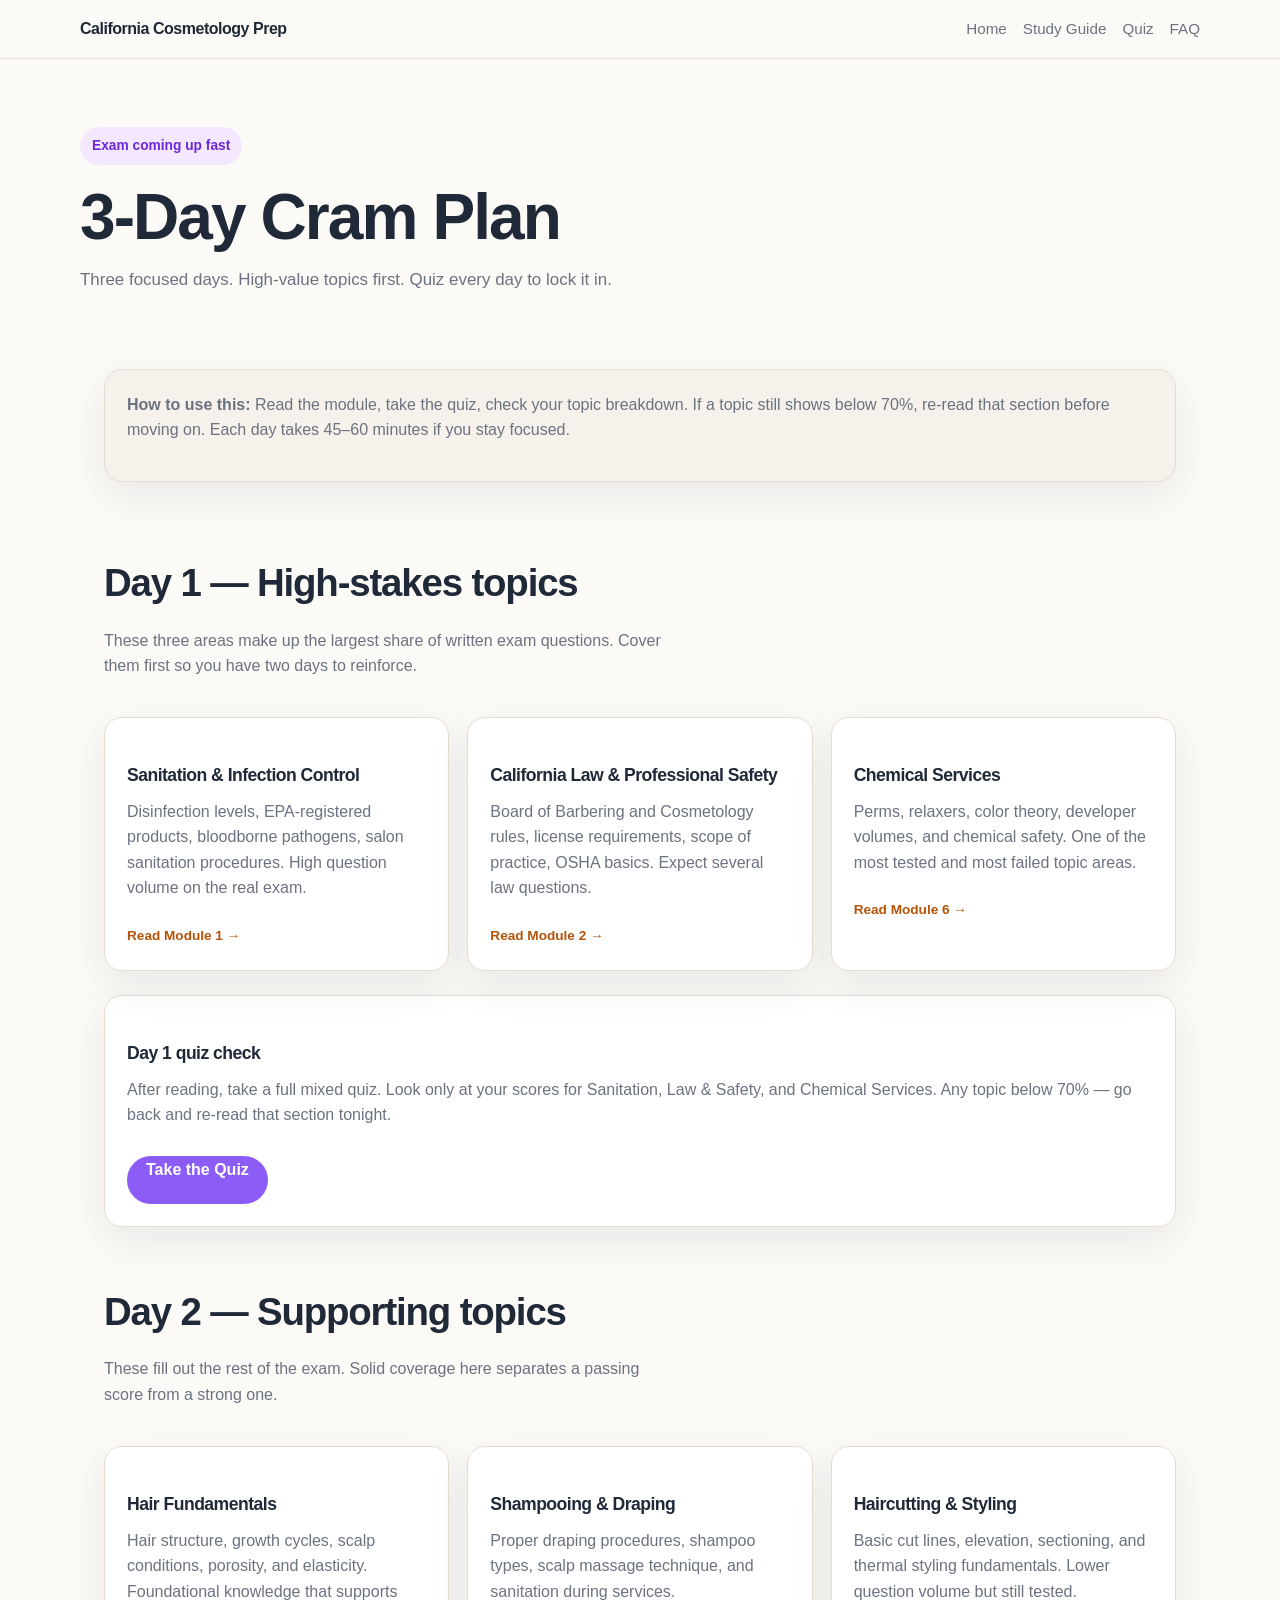
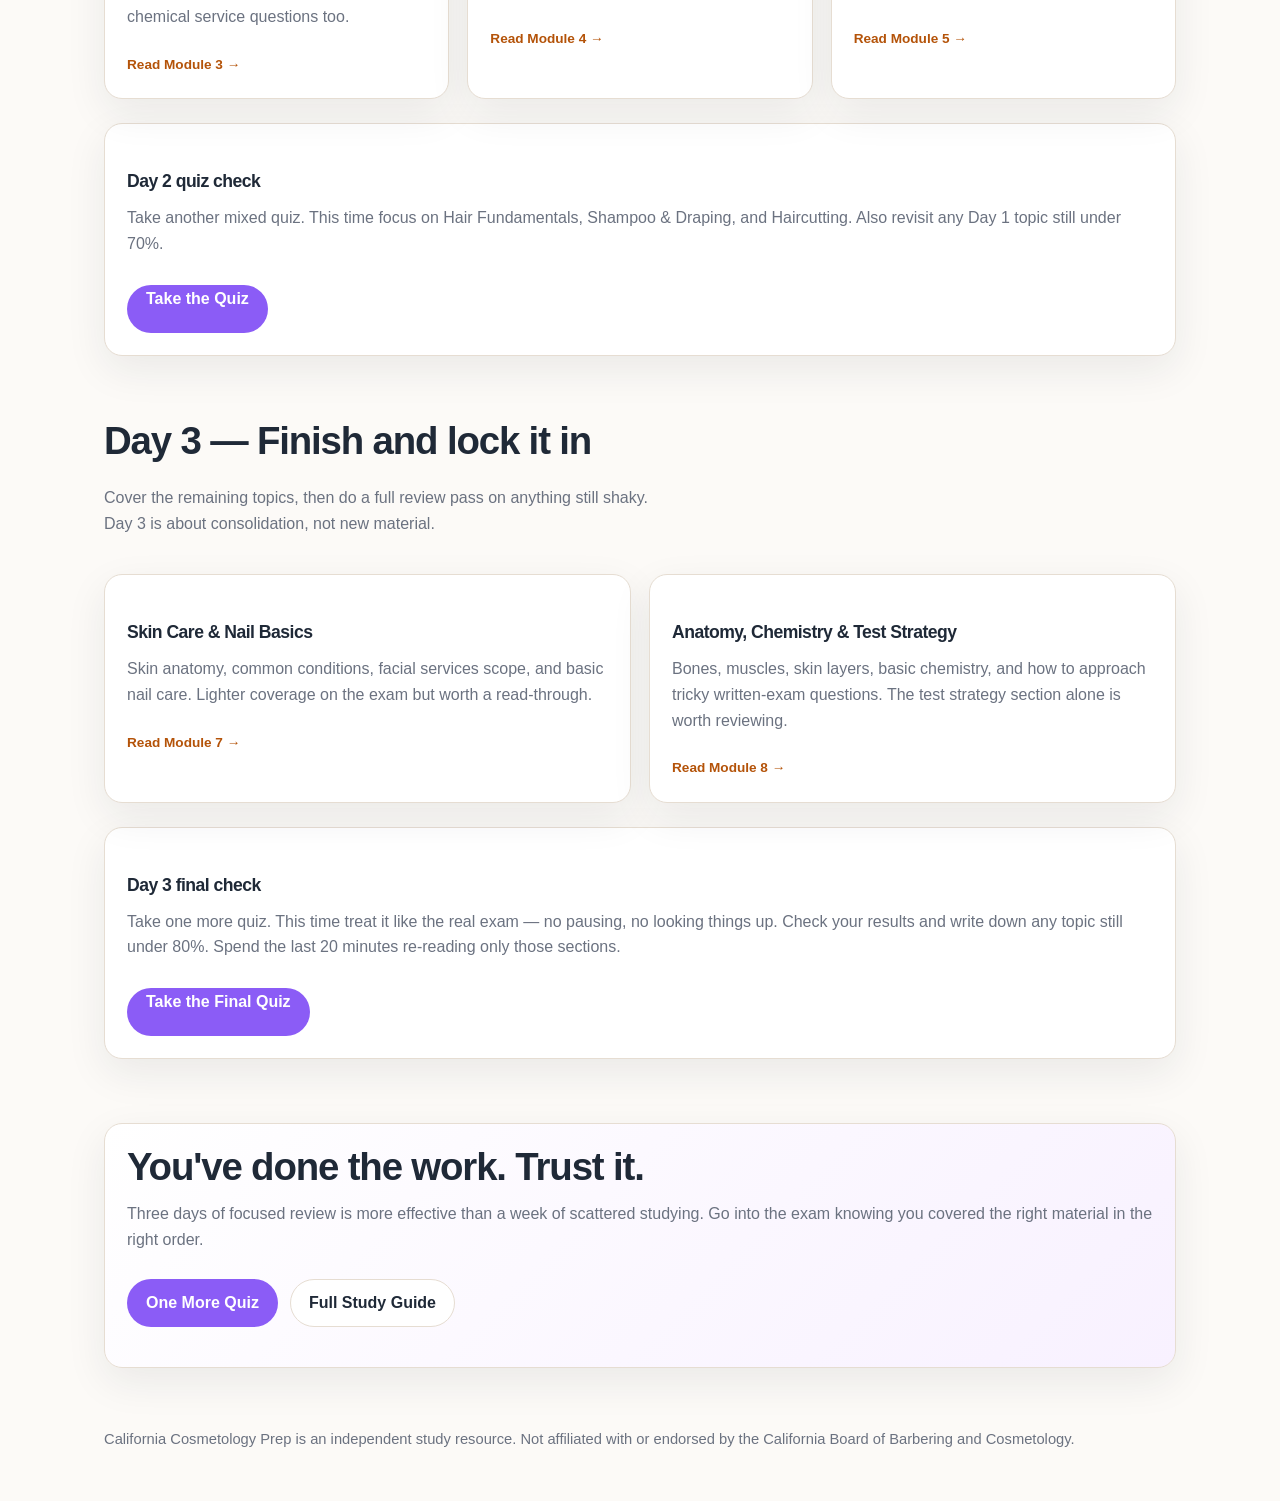
<file: docs/cram-plan.html>
<!doctype html>
<html lang="en">
<head>
  <meta charset="UTF-8" />
  <meta name="viewport" content="width=device-width, initial-scale=1.0" />
  <title>3-Day Cram Plan | California Cosmetology Prep</title>
  <meta name="description" content="A focused 3-day study plan for the California cosmetology written exam. Day-by-day review order with links to study modules and quizzes." />
  <link rel="stylesheet" href="styles.css" />
</head>
<body>
  <header class="topbar">
    <div class="wrap topbar-inner">
      <a class="brand" href="index.html">California Cosmetology Prep</a>
      <nav class="nav" aria-label="Main navigation">
        <a href="index.html">Home</a>
        <a href="study-guide.html">Study Guide</a>
        <a href="quiz.html">Quiz</a>
        <a href="faq.html">FAQ</a>
      </nav>
    </div>
  </header>

  <main>
    <section class="wrap hero-simple">
      <div class="eyebrow">Exam coming up fast</div>
      <h1>3-Day Cram Plan</h1>
      <p class="lead">Three focused days. High-value topics first. Quiz every day to lock it in.</p>
    </section>

    <section>
      <div class="wrap">
        <div class="card" style="margin-bottom:1rem;background:var(--surface-soft);">
          <p><strong>How to use this:</strong> Read the module, take the quiz, check your topic breakdown. If a topic still shows below 70%, re-read that section before moving on. Each day takes 45–60 minutes if you stay focused.</p>
        </div>
      </div>
    </section>

    <section>
      <div class="wrap">
        <div class="section-head">
          <h2>Day 1 — High-stakes topics</h2>
          <p>These three areas make up the largest share of written exam questions. Cover them first so you have two days to reinforce.</p>
        </div>
        <div class="grid-3">
          <div class="card">
            <h3>Sanitation &amp; Infection Control</h3>
            <p>Disinfection levels, EPA-registered products, bloodborne pathogens, salon sanitation procedures. High question volume on the real exam.</p>
            <a class="review-link" href="study-guide.html#module-1">Read Module 1 →</a>
          </div>
          <div class="card">
            <h3>California Law &amp; Professional Safety</h3>
            <p>Board of Barbering and Cosmetology rules, license requirements, scope of practice, OSHA basics. Expect several law questions.</p>
            <a class="review-link" href="study-guide.html#module-2">Read Module 2 →</a>
          </div>
          <div class="card">
            <h3>Chemical Services</h3>
            <p>Perms, relaxers, color theory, developer volumes, and chemical safety. One of the most tested and most failed topic areas.</p>
            <a class="review-link" href="study-guide.html#module-6">Read Module 6 →</a>
          </div>
        </div>
        <div style="margin-top:1.5rem;">
          <div class="card">
            <h3>Day 1 quiz check</h3>
            <p>After reading, take a full mixed quiz. Look only at your scores for Sanitation, Law &amp; Safety, and Chemical Services. Any topic below 70% — go back and re-read that section tonight.</p>
            <a class="button button-primary" href="quiz.html" style="margin-top:0.75rem;display:inline-block;">Take the Quiz</a>
          </div>
        </div>
      </div>
    </section>

    <section>
      <div class="wrap">
        <div class="section-head">
          <h2>Day 2 — Supporting topics</h2>
          <p>These fill out the rest of the exam. Solid coverage here separates a passing score from a strong one.</p>
        </div>
        <div class="grid-3">
          <div class="card">
            <h3>Hair Fundamentals</h3>
            <p>Hair structure, growth cycles, scalp conditions, porosity, and elasticity. Foundational knowledge that supports chemical service questions too.</p>
            <a class="review-link" href="study-guide.html#module-3">Read Module 3 →</a>
          </div>
          <div class="card">
            <h3>Shampooing &amp; Draping</h3>
            <p>Proper draping procedures, shampoo types, scalp massage technique, and sanitation during services.</p>
            <a class="review-link" href="study-guide.html#module-4">Read Module 4 →</a>
          </div>
          <div class="card">
            <h3>Haircutting &amp; Styling</h3>
            <p>Basic cut lines, elevation, sectioning, and thermal styling fundamentals. Lower question volume but still tested.</p>
            <a class="review-link" href="study-guide.html#module-5">Read Module 5 →</a>
          </div>
        </div>
        <div style="margin-top:1.5rem;">
          <div class="card">
            <h3>Day 2 quiz check</h3>
            <p>Take another mixed quiz. This time focus on Hair Fundamentals, Shampoo &amp; Draping, and Haircutting. Also revisit any Day 1 topic still under 70%.</p>
            <a class="button button-primary" href="quiz.html" style="margin-top:0.75rem;display:inline-block;">Take the Quiz</a>
          </div>
        </div>
      </div>
    </section>

    <section>
      <div class="wrap">
        <div class="section-head">
          <h2>Day 3 — Finish and lock it in</h2>
          <p>Cover the remaining topics, then do a full review pass on anything still shaky. Day 3 is about consolidation, not new material.</p>
        </div>
        <div class="grid-2">
          <div class="card">
            <h3>Skin Care &amp; Nail Basics</h3>
            <p>Skin anatomy, common conditions, facial services scope, and basic nail care. Lighter coverage on the exam but worth a read-through.</p>
            <a class="review-link" href="study-guide.html#module-7">Read Module 7 →</a>
          </div>
          <div class="card">
            <h3>Anatomy, Chemistry &amp; Test Strategy</h3>
            <p>Bones, muscles, skin layers, basic chemistry, and how to approach tricky written-exam questions. The test strategy section alone is worth reviewing.</p>
            <a class="review-link" href="study-guide.html#module-8">Read Module 8 →</a>
          </div>
        </div>
        <div style="margin-top:1.5rem;">
          <div class="card">
            <h3>Day 3 final check</h3>
            <p>Take one more quiz. This time treat it like the real exam — no pausing, no looking things up. Check your results and write down any topic still under 80%. Spend the last 20 minutes re-reading only those sections.</p>
            <a class="button button-primary" href="quiz.html" style="margin-top:0.75rem;display:inline-block;">Take the Final Quiz</a>
          </div>
        </div>
      </div>
    </section>

    <section>
      <div class="wrap">
        <div class="cta-panel">
          <h2>You've done the work. Trust it.</h2>
          <p>Three days of focused review is more effective than a week of scattered studying. Go into the exam knowing you covered the right material in the right order.</p>
          <div class="actions">
            <a class="button button-primary" href="quiz.html">One More Quiz</a>
            <a class="button button-secondary" href="study-guide.html">Full Study Guide</a>
          </div>
        </div>
      </div>
    </section>
  </main>

  <footer>
    <div class="wrap">California Cosmetology Prep is an independent study resource. Not affiliated with or endorsed by the California Board of Barbering and Cosmetology.</div>
  </footer>
  <script src="nav-auth.js"></script>
</body>
</html>
</file>
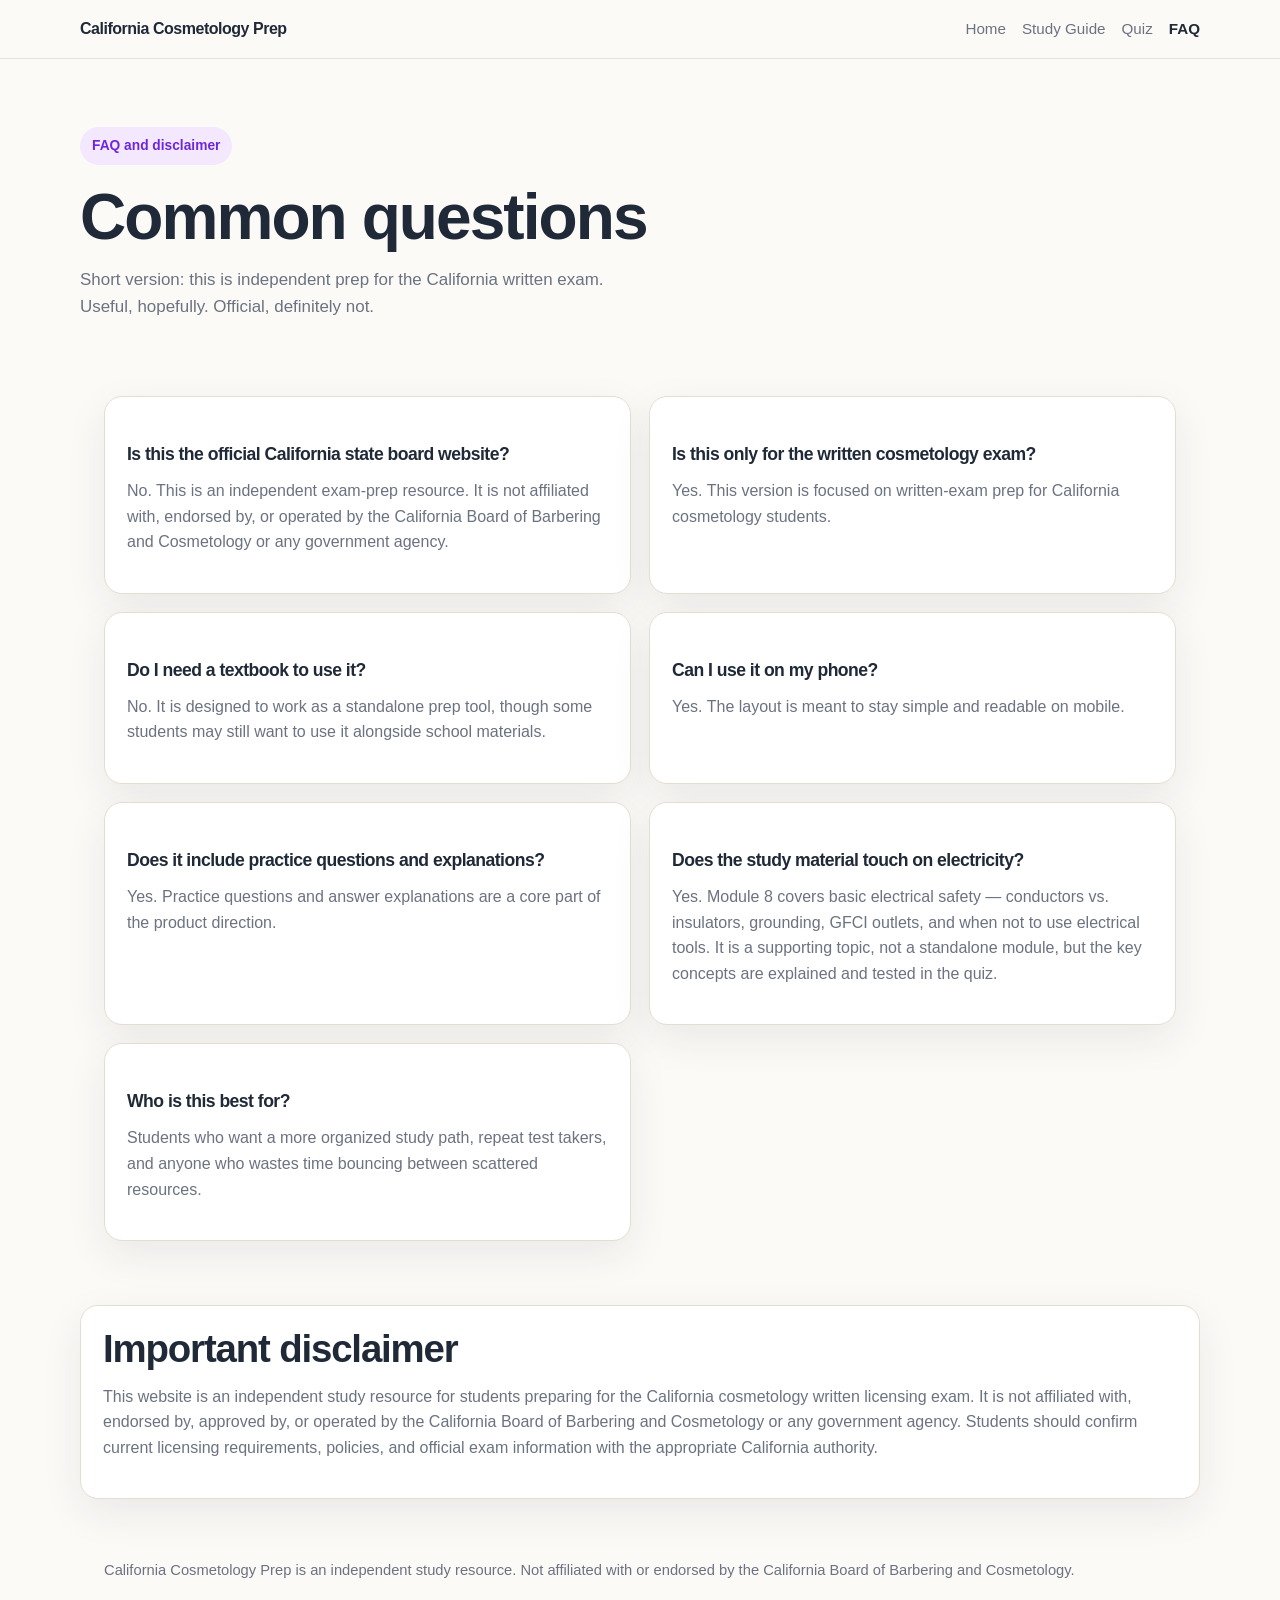
<file: docs/faq.html>
<!doctype html>
<html lang="en">
<head>
  <meta charset="UTF-8" />
  <meta name="viewport" content="width=device-width, initial-scale=1.0" />
  <title>FAQ | California Cosmetology Prep</title>
  <link rel="stylesheet" href="styles.css" />
</head>
<body>
  <header class="topbar">
    <div class="wrap topbar-inner">
      <a class="brand" href="index.html">California Cosmetology Prep</a>
      <nav class="nav" aria-label="Main navigation">
        <a href="index.html">Home</a>
        <a href="study-guide.html">Study Guide</a>
        <a href="quiz.html">Quiz</a>
        <a class="active" href="faq.html">FAQ</a>
      </nav>
    </div>
  </header>

  <main>
    <section class="wrap hero-simple">
      <div class="eyebrow">FAQ and disclaimer</div>
      <h1>Common questions</h1>
      <p class="lead">Short version: this is independent prep for the California written exam. Useful, hopefully. Official, definitely not.</p>
    </section>

    <section>
      <div class="wrap grid-2">
        <article class="faq-item">
          <h3>Is this the official California state board website?</h3>
          <p>No. This is an independent exam-prep resource. It is not affiliated with, endorsed by, or operated by the California Board of Barbering and Cosmetology or any government agency.</p>
        </article>
        <article class="faq-item">
          <h3>Is this only for the written cosmetology exam?</h3>
          <p>Yes. This version is focused on written-exam prep for California cosmetology students.</p>
        </article>
        <article class="faq-item">
          <h3>Do I need a textbook to use it?</h3>
          <p>No. It is designed to work as a standalone prep tool, though some students may still want to use it alongside school materials.</p>
        </article>
        <article class="faq-item">
          <h3>Can I use it on my phone?</h3>
          <p>Yes. The layout is meant to stay simple and readable on mobile.</p>
        </article>
        <article class="faq-item">
          <h3>Does it include practice questions and explanations?</h3>
          <p>Yes. Practice questions and answer explanations are a core part of the product direction.</p>
        </article>
        <article class="faq-item">
          <h3>Does the study material touch on electricity?</h3>
          <p>Yes. Module 8 covers basic electrical safety — conductors vs. insulators, grounding, GFCI outlets, and when not to use electrical tools. It is a supporting topic, not a standalone module, but the key concepts are explained and tested in the quiz.</p>
        </article>
        <article class="faq-item">
          <h3>Who is this best for?</h3>
          <p>Students who want a more organized study path, repeat test takers, and anyone who wastes time bouncing between scattered resources.</p>
        </article>
      </div>
    </section>

    <section>
      <div class="wrap notice">
        <h2>Important disclaimer</h2>
        <p>This website is an independent study resource for students preparing for the California cosmetology written licensing exam. It is not affiliated with, endorsed by, approved by, or operated by the California Board of Barbering and Cosmetology or any government agency. Students should confirm current licensing requirements, policies, and official exam information with the appropriate California authority.</p>
      </div>
    </section>
  </main>

  <footer>
    <div class="wrap">California Cosmetology Prep is an independent study resource. Not affiliated with or endorsed by the California Board of Barbering and Cosmetology.</div>
  </footer>
  <script src="nav-auth.js"></script>
</body>
</html>
</file>
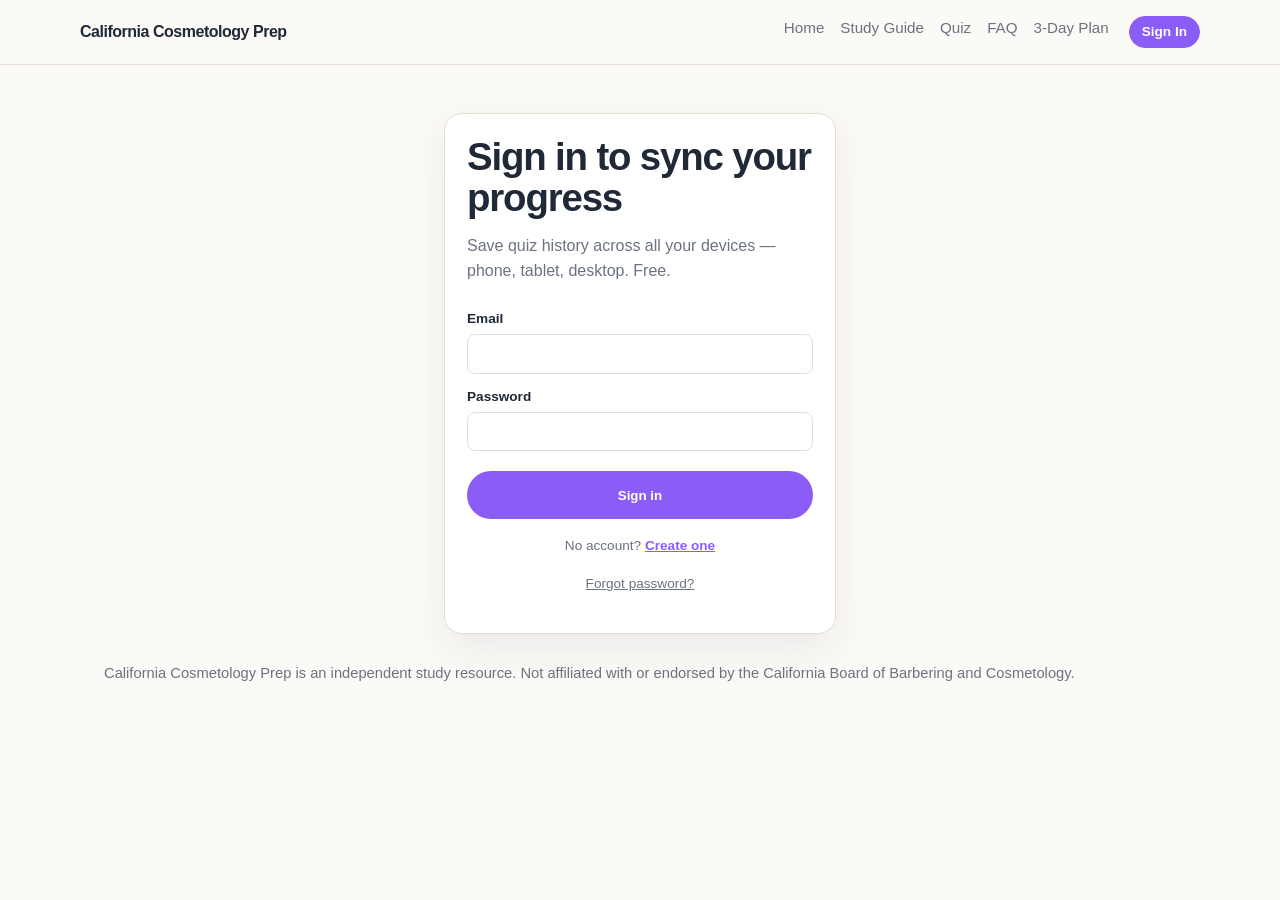
<file: docs/login.html>
<!doctype html>
<html lang="en">
<head>
  <meta charset="UTF-8" />
  <meta name="viewport" content="width=device-width, initial-scale=1.0" />
  <title>Sign In | California Cosmetology Prep</title>
  <link rel="stylesheet" href="styles.css" />
</head>
<body>
  <header class="topbar">
    <div class="wrap topbar-inner">
      <a class="brand" href="index.html">California Cosmetology Prep</a>
      <nav class="nav" aria-label="Main navigation">
        <a href="index.html">Home</a>
        <a href="study-guide.html">Study Guide</a>
        <a href="quiz.html">Quiz</a>
        <a href="faq.html">FAQ</a>
        <a href="cram-plan.html">3-Day Plan</a>
        <a href="login.html" class="nav-auth-link active">Sign In</a>
      </nav>
    </div>
  </header>

  <main>
    <section class="wrap" style="max-width:440px;margin-top:3rem;">
      <div class="card" id="auth-card">
        <h2 id="auth-title">Sign in to sync your progress</h2>
        <p id="auth-desc" style="color:var(--muted);margin-bottom:1.5rem;">Save quiz history across all your devices — phone, tablet, desktop. Free.</p>

        <div id="auth-error" class="hidden" style="color:#ef4444;font-size:0.85rem;margin-bottom:1rem;"></div>

        <form id="auth-form">
          <label style="display:block;margin-bottom:0.75rem;">
            <span style="font-size:0.85rem;font-weight:600;display:block;margin-bottom:0.3rem;">Email</span>
            <input type="email" id="auth-email" required autocomplete="email"
              style="width:100%;padding:0.6rem 0.75rem;border:1px solid var(--line);border-radius:8px;font-size:1rem;font-family:inherit;box-sizing:border-box;" />
          </label>
          <label style="display:block;margin-bottom:1.25rem;">
            <span style="font-size:0.85rem;font-weight:600;display:block;margin-bottom:0.3rem;">Password</span>
            <input type="password" id="auth-password" required autocomplete="current-password"
              style="width:100%;padding:0.6rem 0.75rem;border:1px solid var(--line);border-radius:8px;font-size:1rem;font-family:inherit;box-sizing:border-box;" />
          </label>
          <button class="button button-primary" type="submit" id="auth-submit" style="width:100%;">Sign in</button>
        </form>

        <p style="margin-top:1rem;font-size:0.85rem;text-align:center;">
          <span id="toggle-text">No account? </span>
          <a href="#" id="auth-toggle" style="color:var(--primary);font-weight:600;">Create one</a>
        </p>
        <p style="margin-top:0.5rem;font-size:0.85rem;text-align:center;">
          <a href="#" id="forgot-link" style="color:var(--muted);">Forgot password?</a>
        </p>
      </div>

      <div id="check-email-card" class="card hidden" style="text-align:center;">
        <h2>Check your email</h2>
        <p>We sent a password reset link to <strong id="reset-email-display"></strong>.</p>
        <p style="color:var(--muted);font-size:0.85rem;">Check your spam folder if it doesn't arrive within a minute.</p>
        <a class="button button-secondary" href="login.html" style="margin-top:1rem;display:inline-block;">Back to sign in</a>
      </div>
    </section>
  </main>

  <footer>
    <div class="wrap">California Cosmetology Prep is an independent study resource. Not affiliated with or endorsed by the California Board of Barbering and Cosmetology.</div>
  </footer>

  <script src="supabase.js"></script>
  <script>
    const REDIRECT = 'quiz.html';
    let mode = 'signin'; // 'signin' | 'signup' | 'reset'

    const form        = document.getElementById('auth-form');
    const emailInput  = document.getElementById('auth-email');
    const passInput   = document.getElementById('auth-password');
    const submitBtn   = document.getElementById('auth-submit');
    const toggleLink  = document.getElementById('auth-toggle');
    const toggleText  = document.getElementById('toggle-text');
    const forgotLink  = document.getElementById('forgot-link');
    const errorEl     = document.getElementById('auth-error');
    const titleEl     = document.getElementById('auth-title');
    const descEl      = document.getElementById('auth-desc');

    function showError(msg) {
      errorEl.textContent = msg;
      errorEl.classList.remove('hidden');
    }
    function clearError() { errorEl.classList.add('hidden'); }

    toggleLink.addEventListener('click', (e) => {
      e.preventDefault();
      clearError();
      if (mode === 'signin') {
        mode = 'signup';
        titleEl.textContent = 'Create an account';
        descEl.textContent = 'Free. Syncs your quiz history across phone, tablet, and desktop.';
        submitBtn.textContent = 'Create account';
        toggleText.textContent = 'Already have one? ';
        toggleLink.textContent = 'Sign in';
        forgotLink.classList.add('hidden');
      } else {
        mode = 'signin';
        titleEl.textContent = 'Sign in to sync your progress';
        descEl.textContent = 'Save quiz history across all your devices — phone, tablet, desktop. Free.';
        submitBtn.textContent = 'Sign in';
        toggleText.textContent = 'No account? ';
        toggleLink.textContent = 'Create one';
        forgotLink.classList.remove('hidden');
      }
    });

    forgotLink.addEventListener('click', async (e) => {
      e.preventDefault();
      const email = emailInput.value.trim();
      if (!email) { showError('Enter your email first.'); return; }
      clearError();
      submitBtn.disabled = true;
      const { error } = await supabase.auth.resetPasswordForEmail(email, {
        redirectTo: window.location.origin + '/login.html'
      });
      submitBtn.disabled = false;
      if (error) { showError(error.message); return; }
      document.getElementById('reset-email-display').textContent = email;
      document.getElementById('auth-card').classList.add('hidden');
      document.getElementById('check-email-card').classList.remove('hidden');
    });

    form.addEventListener('submit', async (e) => {
      e.preventDefault();
      clearError();
      submitBtn.disabled = true;
      submitBtn.textContent = mode === 'signup' ? 'Creating...' : 'Signing in...';

      const email    = emailInput.value.trim();
      const password = passInput.value;

      let error;
      if (mode === 'signup') {
        ({ error } = await supabase.auth.signUp({ email, password }));
      } else {
        ({ error } = await supabase.auth.signInWithPassword({ email, password }));
      }

      submitBtn.disabled = false;
      submitBtn.textContent = mode === 'signup' ? 'Create account' : 'Sign in';

      if (error) { showError(error.message); return; }
      window.location.href = REDIRECT;
    });

    // If already signed in, go straight to quiz
    supabase.auth.getSession().then(({ data }) => {
      if (data.session) window.location.href = REDIRECT;
    });
  </script>
</body>
</html>
</file>
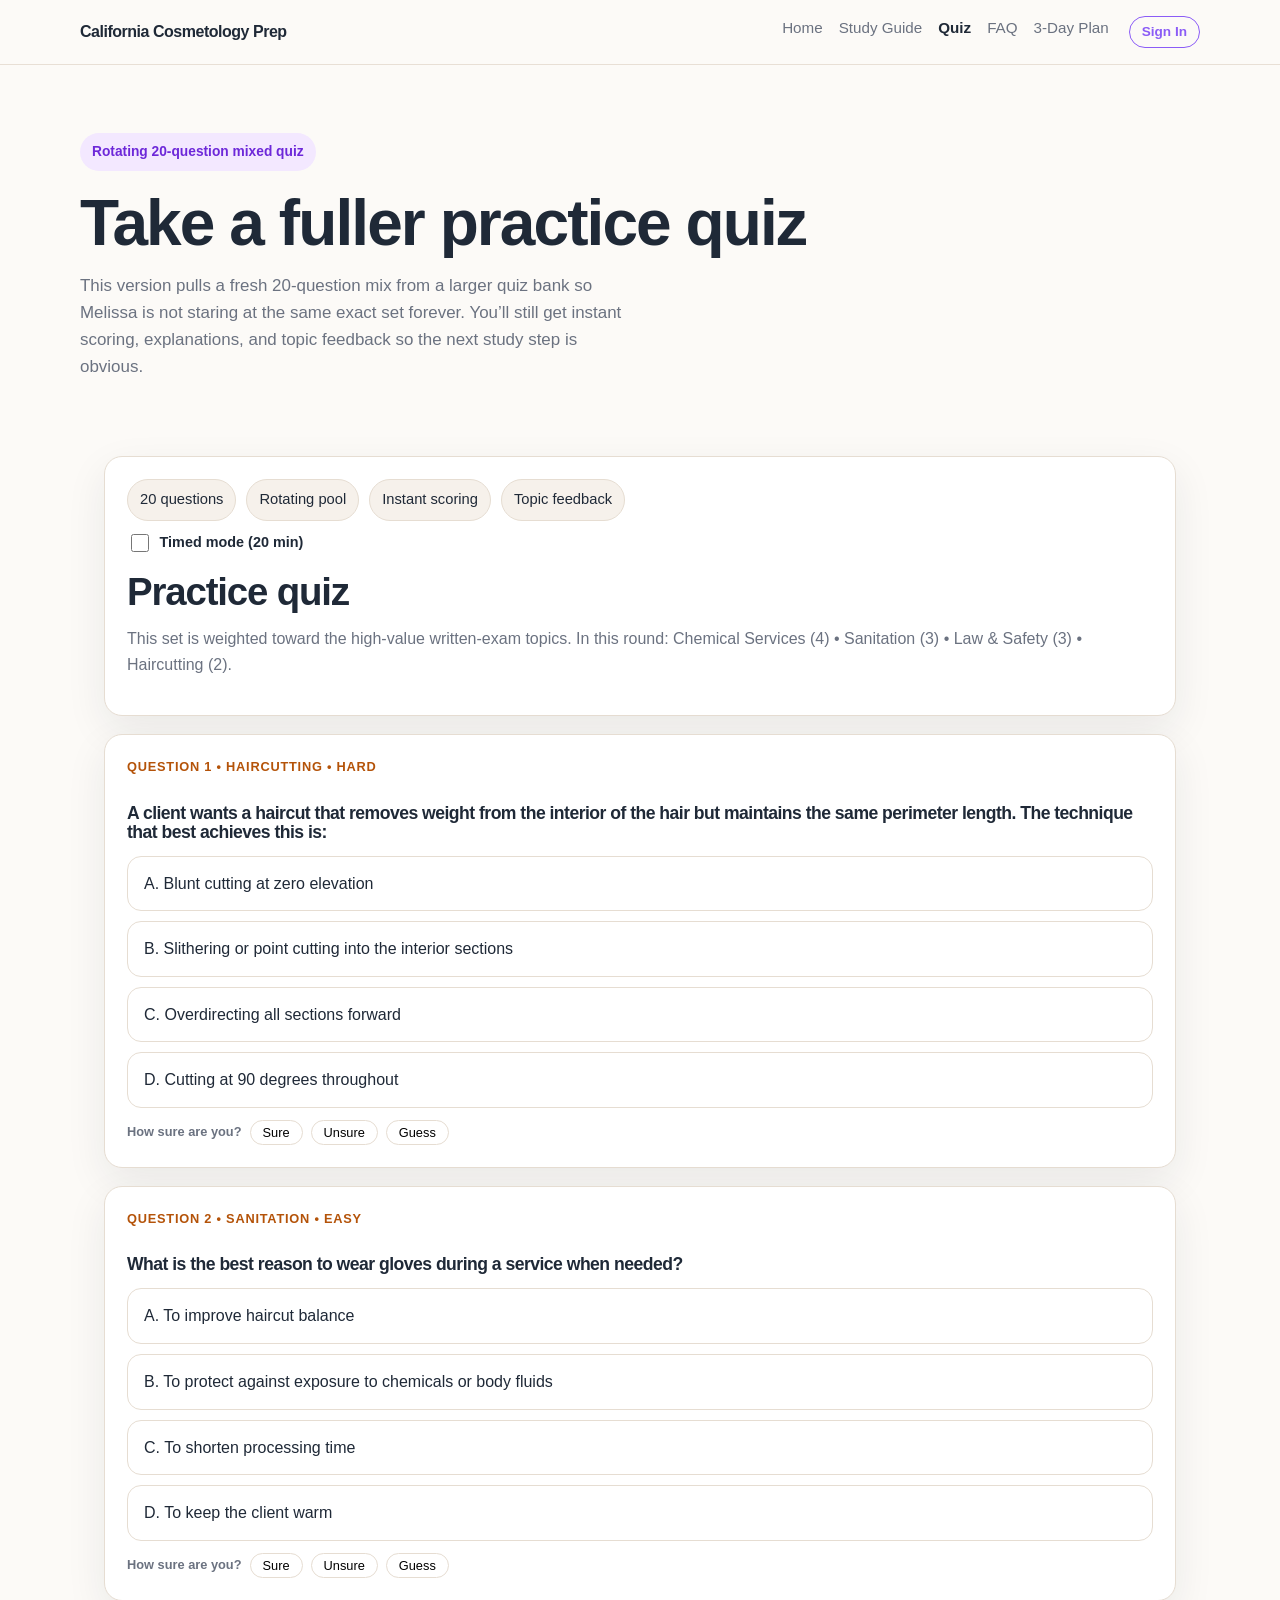
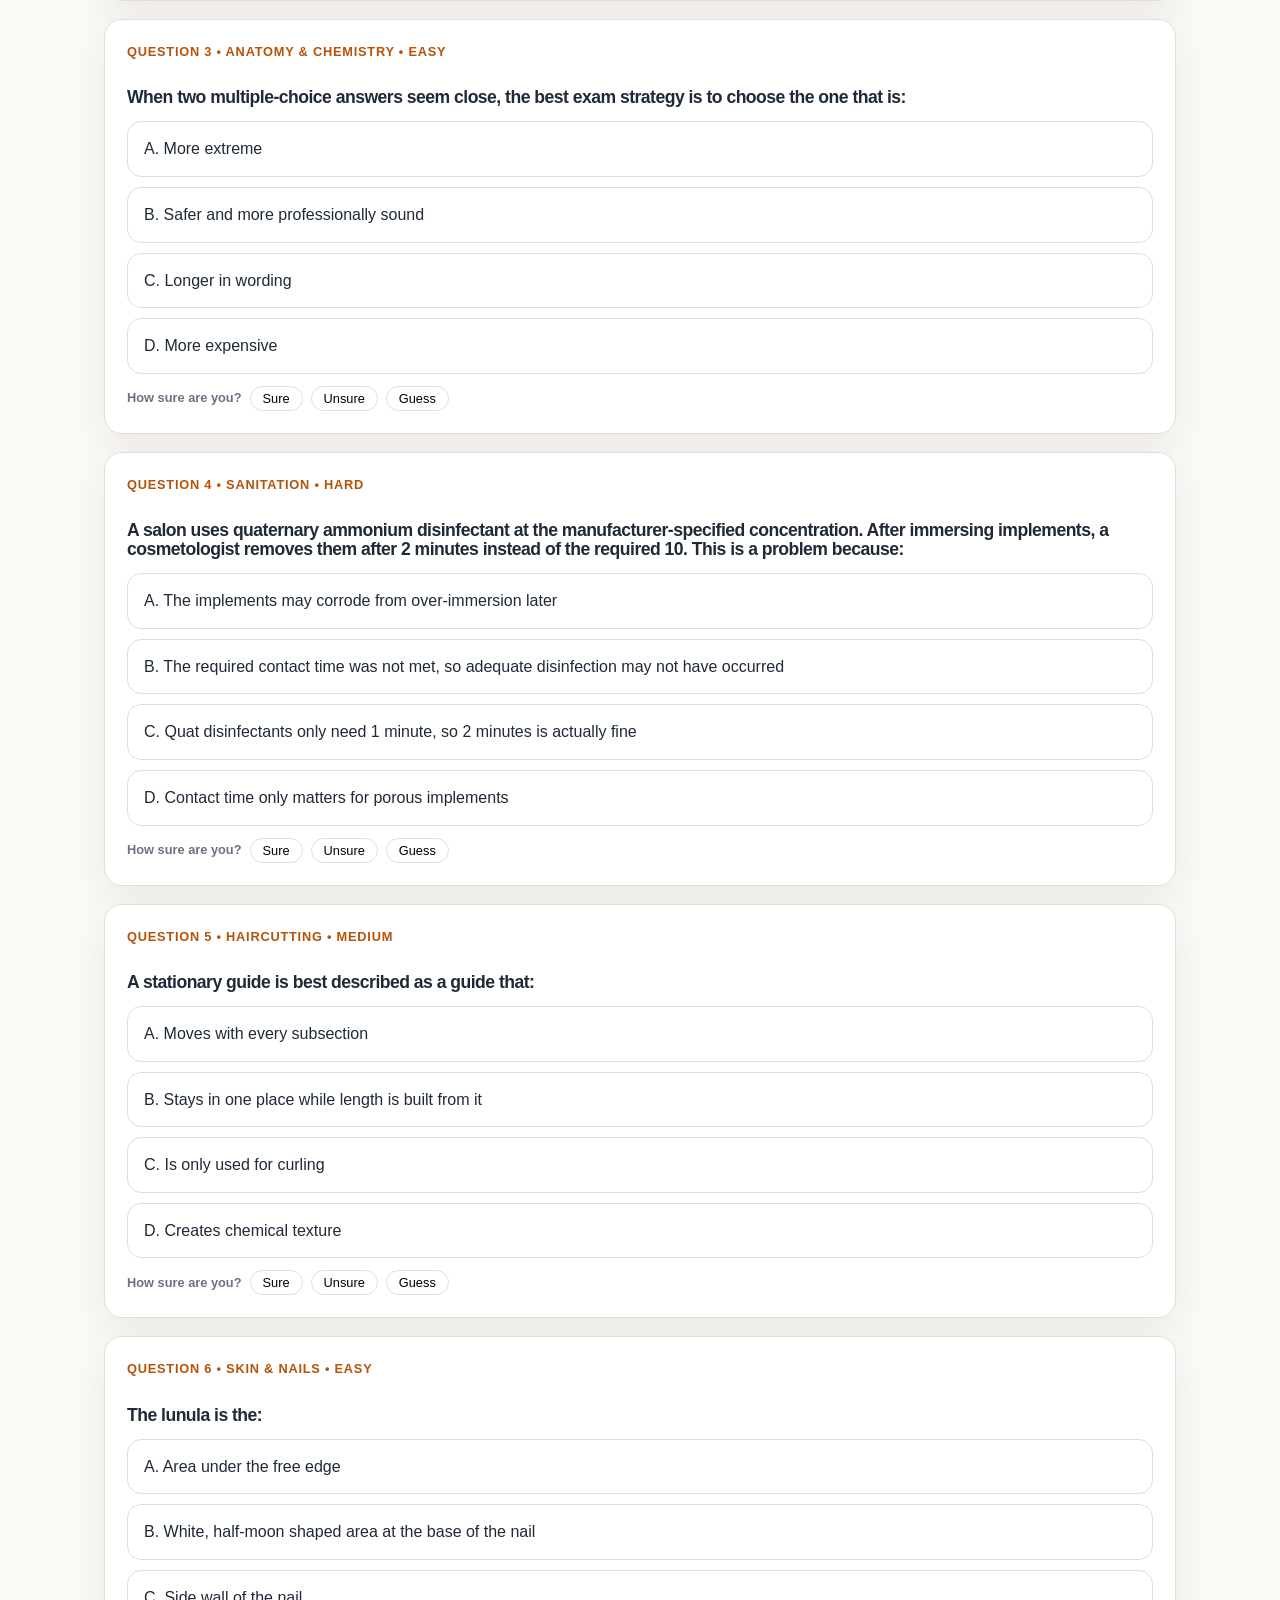
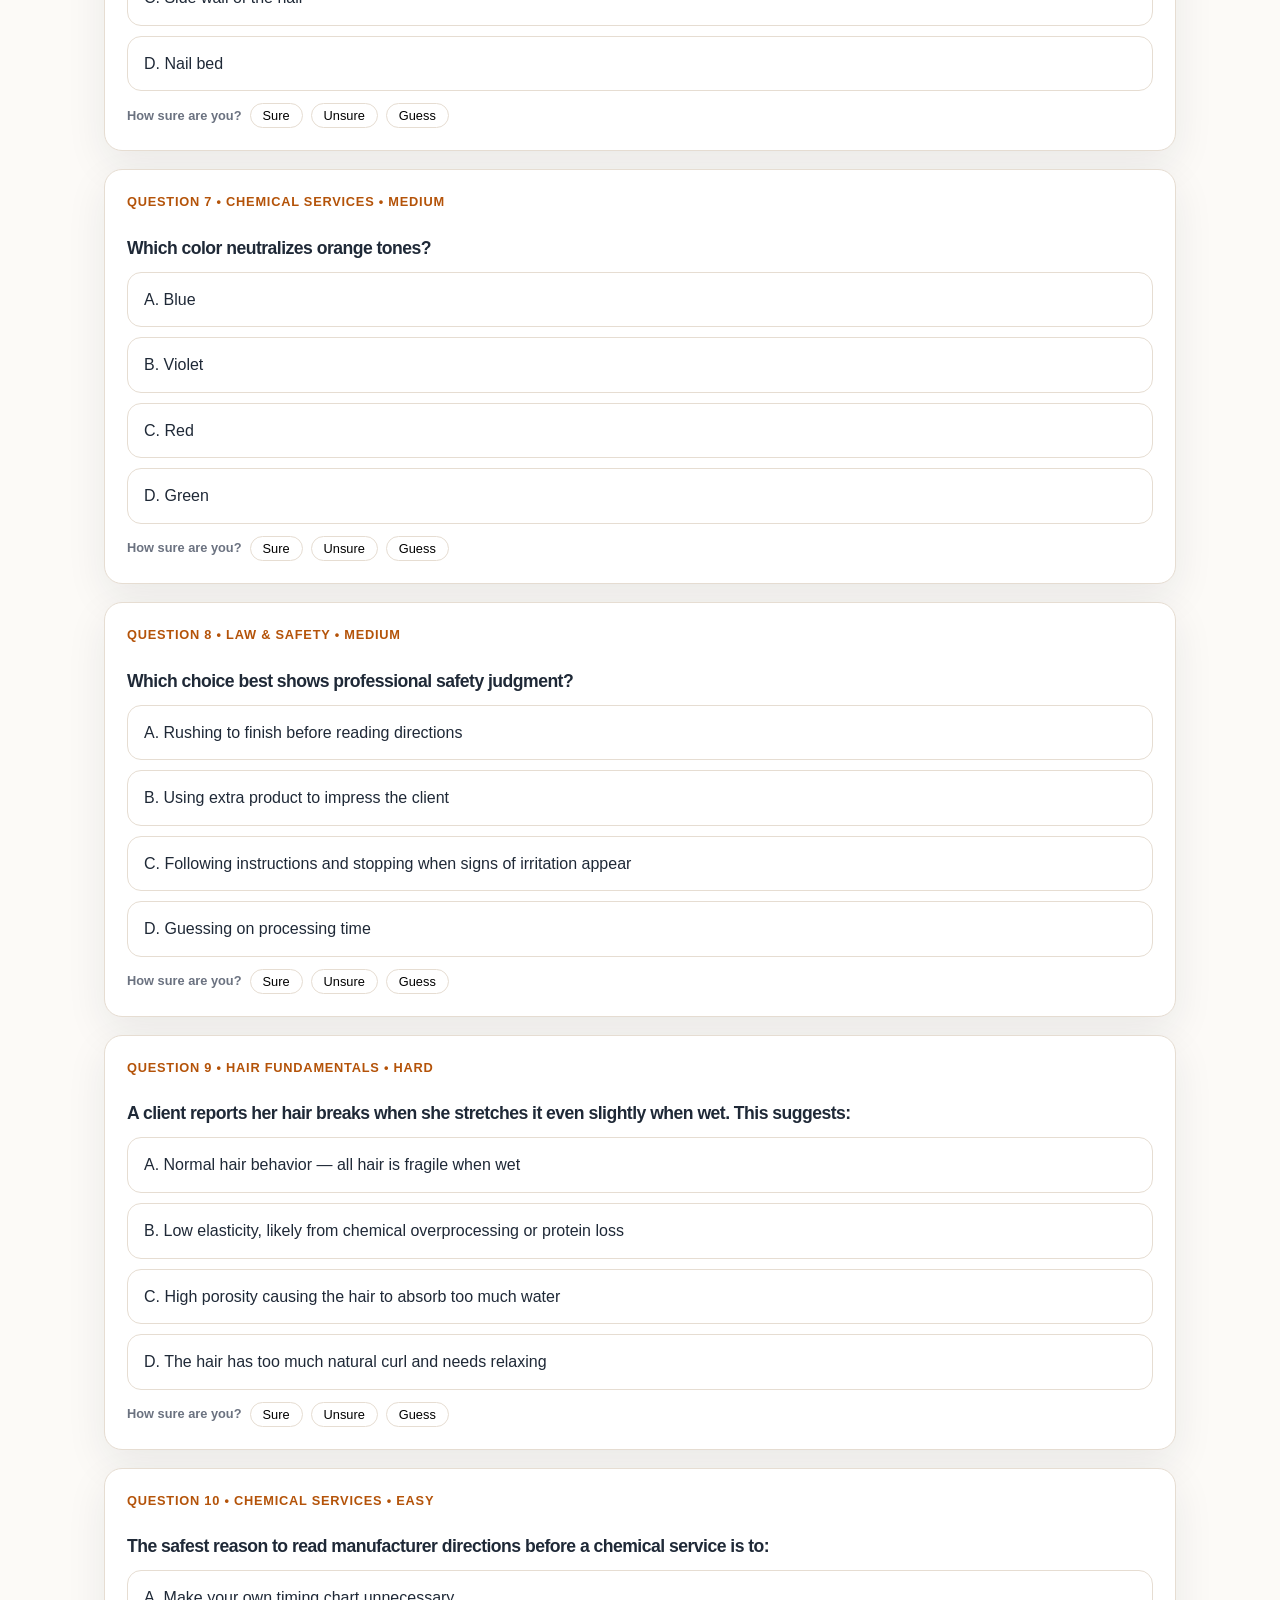
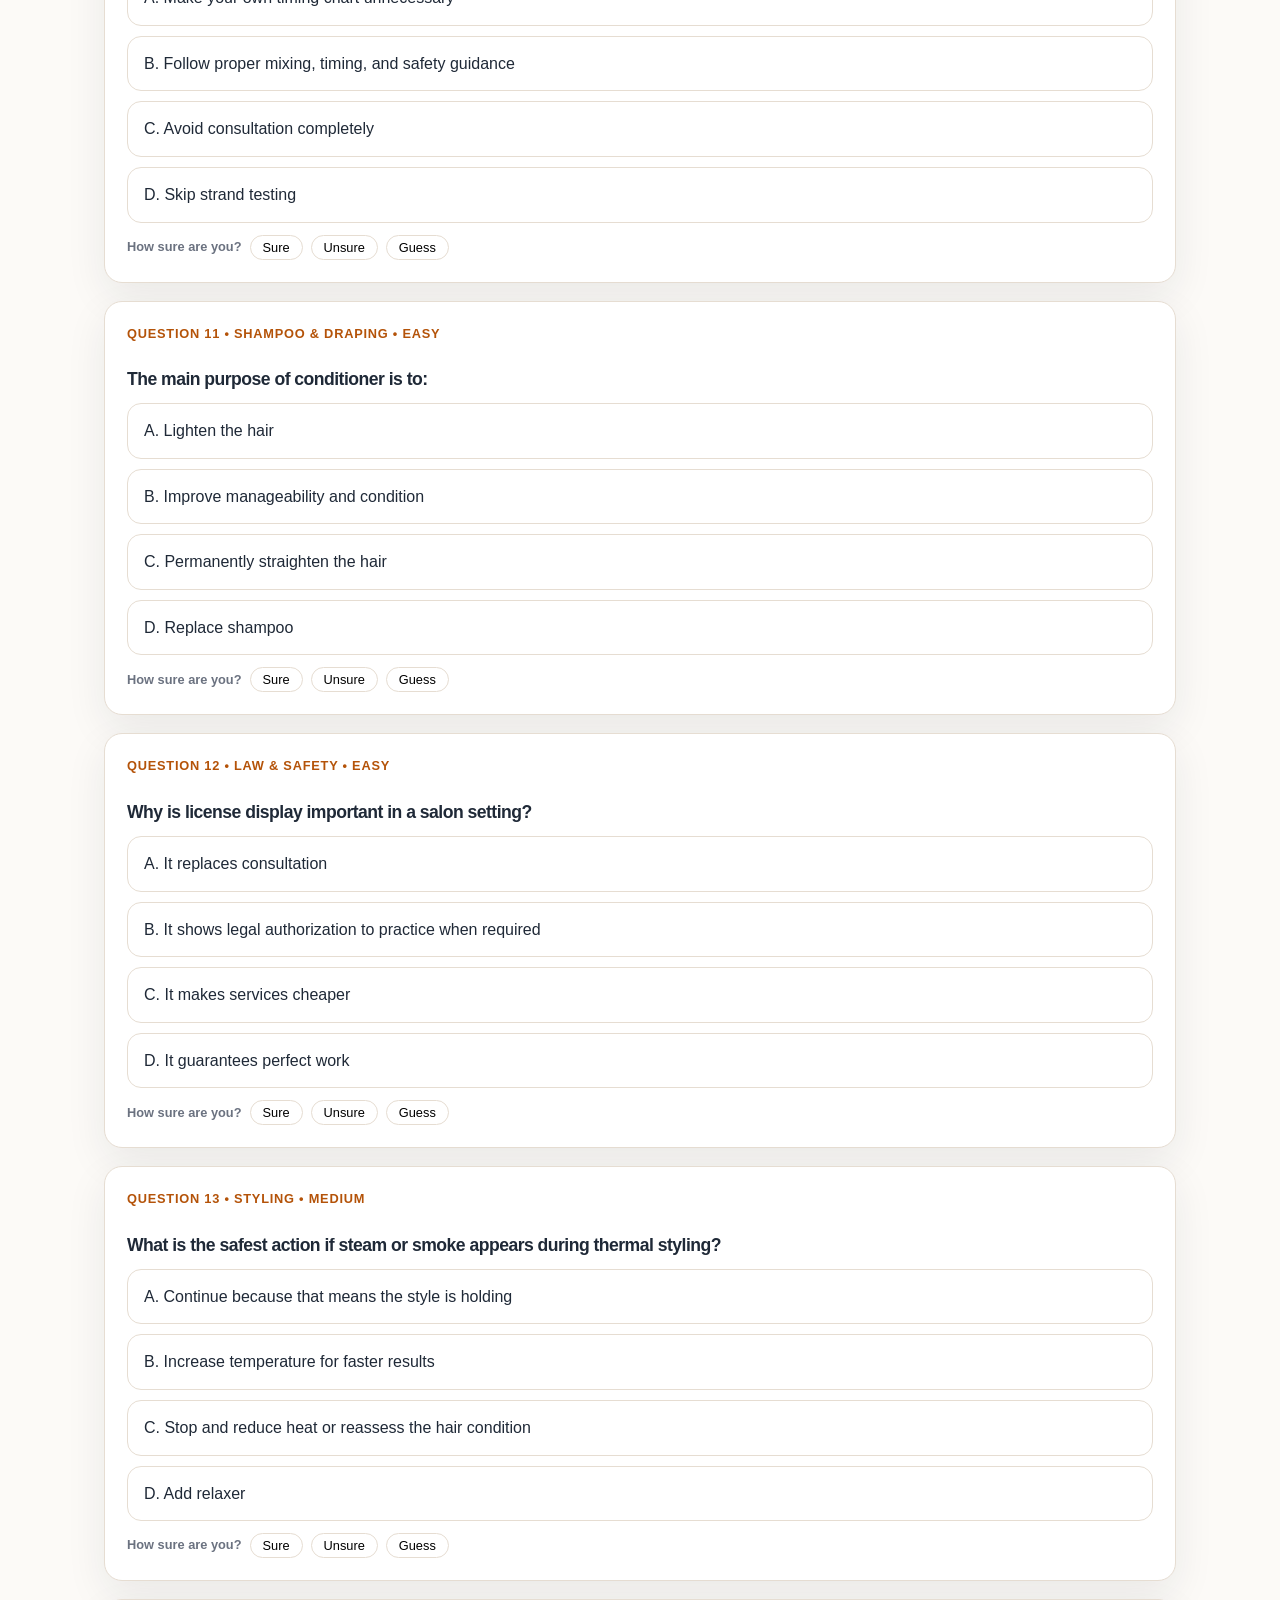
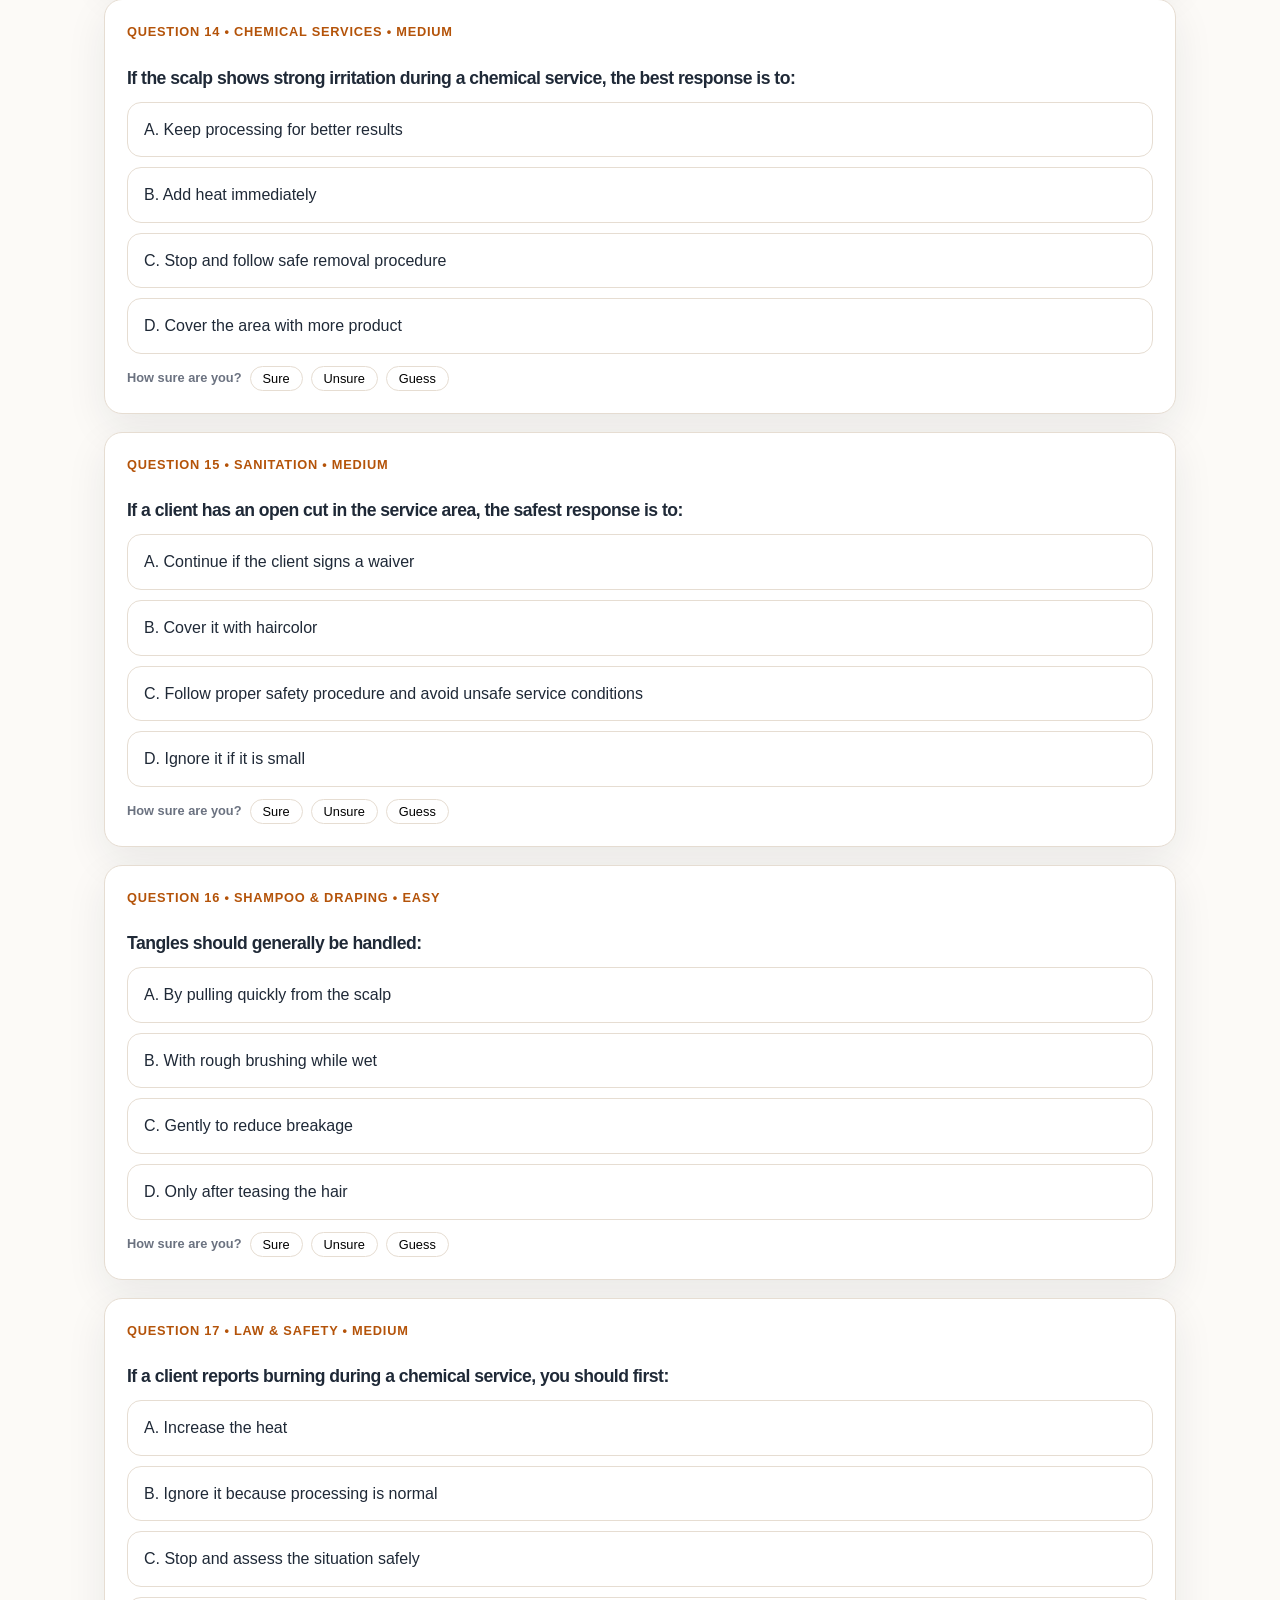
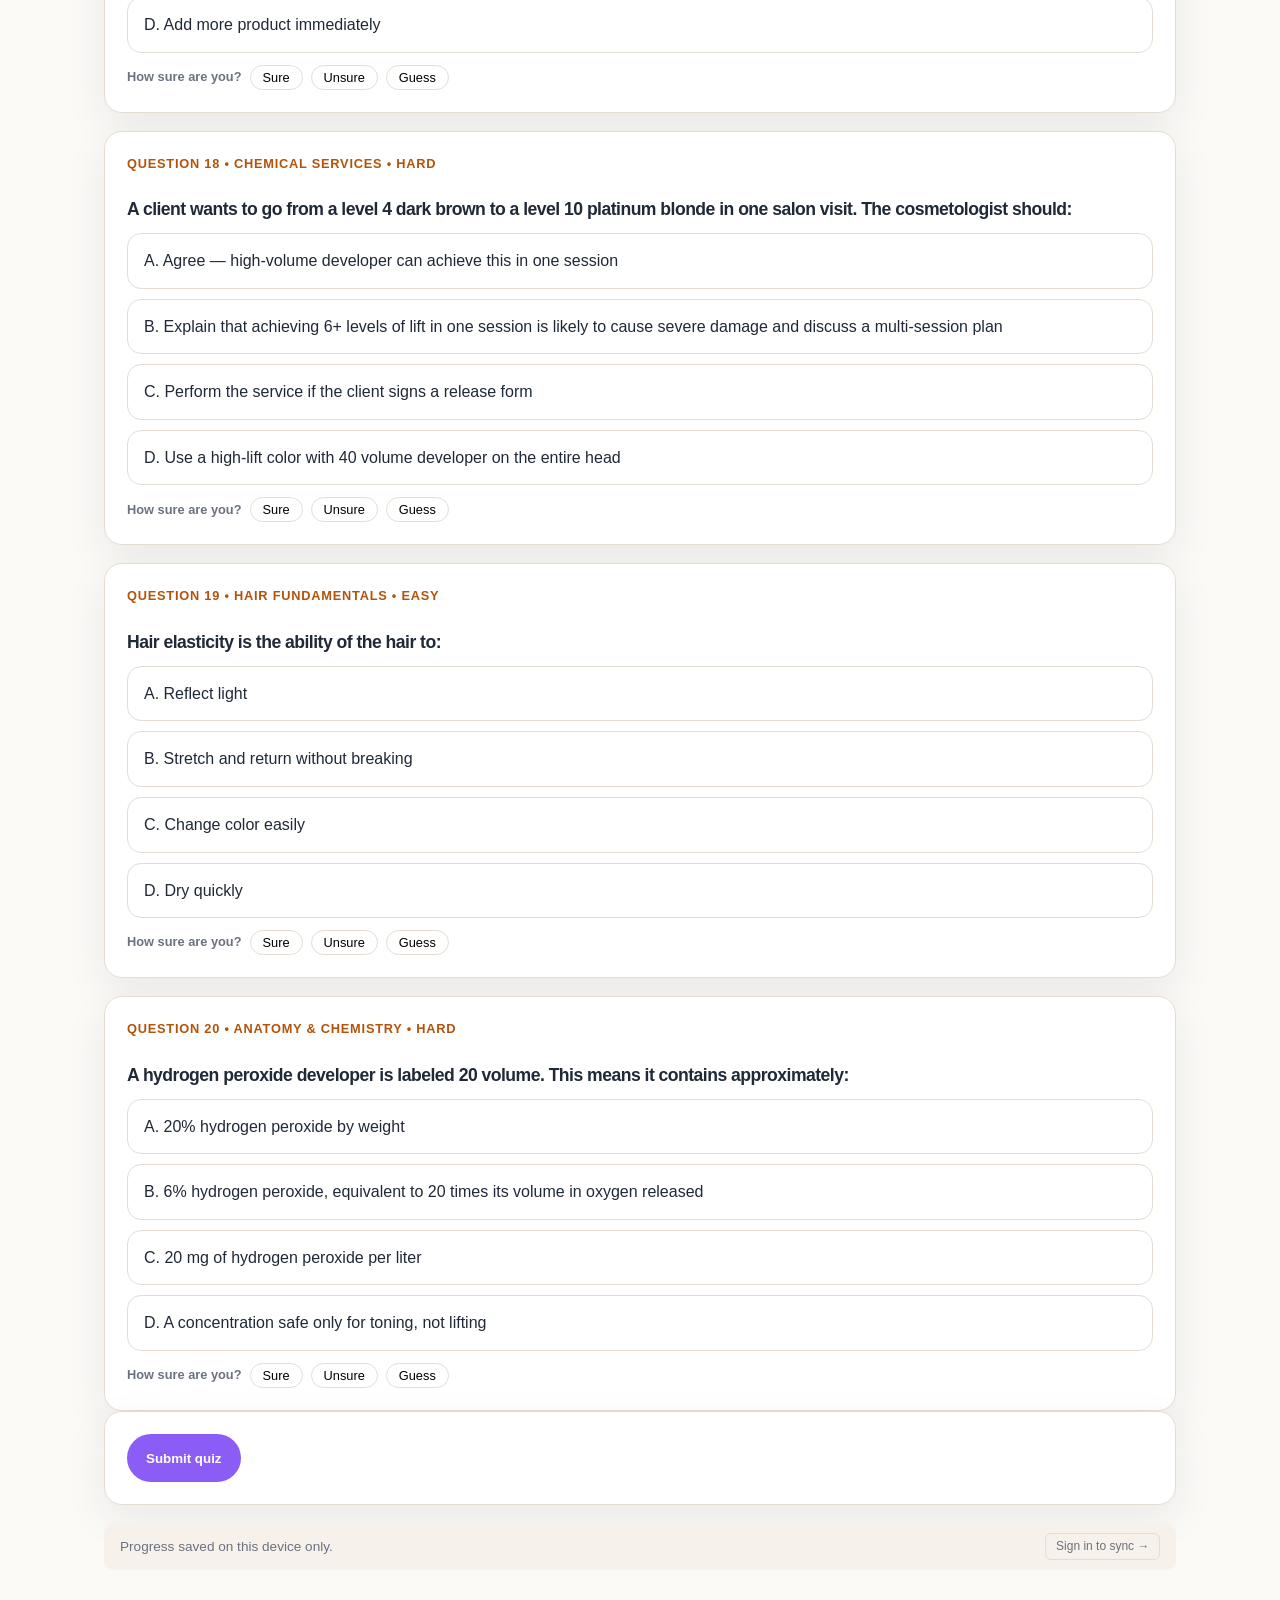
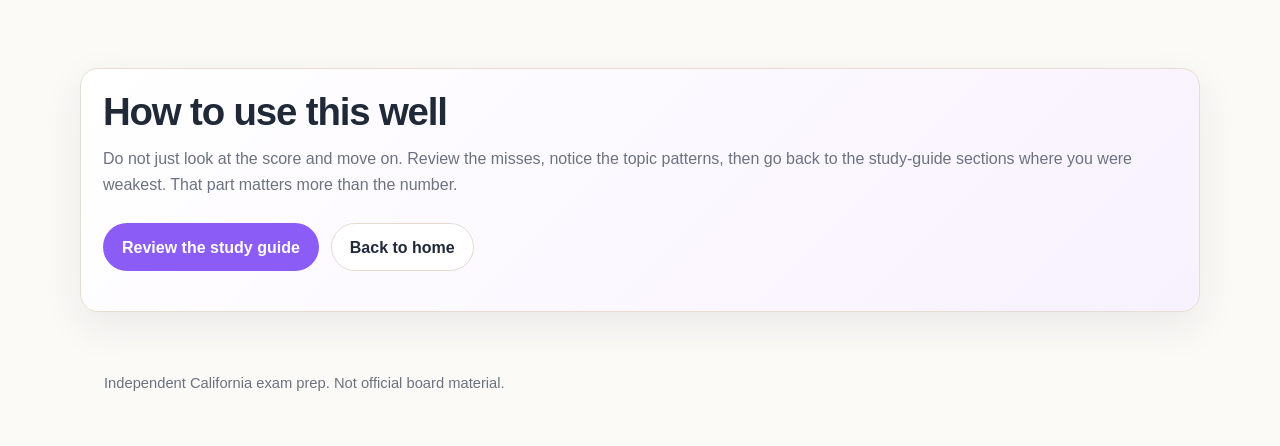
<file: docs/quiz.html>
<!doctype html>
<html lang="en">
<head>
  <meta charset="UTF-8" />
  <meta name="viewport" content="width=device-width, initial-scale=1.0" />
  <title>Free Practice Quiz | California Cosmetology Prep</title>
  <link rel="stylesheet" href="styles.css" />
</head>
<body>
  <header class="topbar">
    <div class="wrap topbar-inner">
      <a class="brand" href="index.html">California Cosmetology Prep</a>
      <nav class="nav" aria-label="Main navigation">
        <a href="index.html">Home</a>
        <a href="study-guide.html">Study Guide</a>
        <a class="active" href="quiz.html">Quiz</a>
        <a href="faq.html">FAQ</a>
        <a href="cram-plan.html">3-Day Plan</a>
        <a href="login.html" class="nav-auth-link" id="nav-auth">Sign In</a>
      </nav>
    </div>
  </header>

  <main>
    <section class="wrap hero-simple">
      <div class="eyebrow">Rotating 20-question mixed quiz</div>
      <h1>Take a fuller practice quiz</h1>
      <p class="lead">This version pulls a fresh 20-question mix from a larger quiz bank so Melissa is not staring at the same exact set forever. You’ll still get instant scoring, explanations, and topic feedback so the next study step is obvious.</p>
    </section>

    <section>
      <div class="wrap quiz-shell">
        <article class="card">
          <div class="quiz-meta">
            <span class="pill">20 questions</span>
            <span class="pill">Rotating pool</span>
            <span class="pill">Instant scoring</span>
            <span class="pill">Topic feedback</span>
          </div>
          <div class="mode-toggle">
            <label class="toggle-label">
              <input type="checkbox" id="timed-toggle" />
              <span>Timed mode <span class="muted">(20 min)</span></span>
            </label>
          </div>
          <h2>Practice quiz</h2>
          <p id="quiz-intro">Loading a fresh mixed set...</p>
          <div id="timer-bar" class="hidden">
            <div class="timer-display">
              <span id="timer-text">20:00</span>
              <span class="muted"> remaining</span>
            </div>
          </div>
        </article>

        <form id="quiz-form"></form>

        <div id="auth-chip"></div>
        <div id="history-panel"></div>

        <article class="card hidden" id="quiz-result">
          <h2>Your results</h2>
          <p id="quiz-score" class="lead"></p>
          <p id="quiz-summary"></p>
          <p id="confidence-note" class="hidden" style="margin-top:0.5rem;font-style:italic;color:var(--accent);"></p>
          <div id="topic-breakdown" class="grid-2"></div>
          <div id="study-next" class="card" style="margin-top:1.5rem;"></div>
          <div id="email-capture" class="card email-capture-card hidden" style="margin-top:1rem;"></div>
          <div class="quiz-controls" style="margin-top: 18px;">
            <button class="button button-secondary" type="button" id="new-set">Load a new set</button>
            <button class="button button-secondary" type="button" id="reset-quiz">Retake this set</button>
          </div>
        </article>
      </div>
    </section>

    <section>
      <div class="wrap cta-panel">
        <h2>How to use this well</h2>
        <p>Do not just look at the score and move on. Review the misses, notice the topic patterns, then go back to the study-guide sections where you were weakest. That part matters more than the number.</p>
        <div class="actions">
          <a class="button button-primary" href="study-guide.html">Review the study guide</a>
          <a class="button button-secondary" href="index.html">Back to home</a>
        </div>
      </div>
    </section>
  </main>

  <footer>
    <div class="wrap">Independent California exam prep. Not official board material.</div>
  </footer>

  <script src="supabase.js"></script>
  <script>
    const topicLinks = {
      'sanitation':           'study-guide.html#module-1',
      'law-and-safety':       'study-guide.html#module-2',
      'hair-fundamentals':    'study-guide.html#module-3',
      'shampoo-and-draping':  'study-guide.html#module-4',
      'haircutting':          'study-guide.html#module-5',
      'styling':              'study-guide.html#module-5',
      'chemical-services':    'study-guide.html#module-6',
      'skin-and-nails':       'study-guide.html#module-7',
      'anatomy-and-chemistry':'study-guide.html#module-8',
    };

    const topicLabels = {
      'sanitation': 'Sanitation',
      'law-and-safety': 'Law & Safety',
      'hair-fundamentals': 'Hair Fundamentals',
      'haircutting': 'Haircutting',
      'styling': 'Styling',
      'shampoo-and-draping': 'Shampoo & Draping',
      'chemical-services': 'Chemical Services',
      'skin-and-nails': 'Skin & Nails',
      'anatomy-and-chemistry': 'Anatomy & Chemistry'
    };

    const targetMix = {
      sanitation: 3,
      'law-and-safety': 3,
      'chemical-services': 4,
      'hair-fundamentals': 2,
      haircutting: 2,
      styling: 1,
      'shampoo-and-draping': 2,
      'skin-and-nails': 1,
      'anatomy-and-chemistry': 2
    };

    const form = document.getElementById('quiz-form');
    const resultBox = document.getElementById('quiz-result');
    const scoreText = document.getElementById('quiz-score');
    const summaryText = document.getElementById('quiz-summary');
    const topicBreakdown = document.getElementById('topic-breakdown');
    const introText = document.getElementById('quiz-intro');
    const resetButton = document.getElementById('reset-quiz');
    const newSetButton = document.getElementById('new-set');

    let questionBank = [];
    let currentQuestions = [];

    function shuffle(array) {
      const copy = [...array];
      for (let i = copy.length - 1; i > 0; i -= 1) {
        const j = Math.floor(Math.random() * (i + 1));
        [copy[i], copy[j]] = [copy[j], copy[i]];
      }
      return copy;
    }

    function buildQuestionSet() {
      const byTopic = {};
      questionBank.forEach((q) => {
        if (!byTopic[q.topic]) byTopic[q.topic] = [];
        byTopic[q.topic].push(q);
      });

      let selected = [];
      Object.entries(targetMix).forEach(([topic, count]) => {
        const pool = shuffle(byTopic[topic] || []);
        selected = selected.concat(pool.slice(0, count));
      });

      if (selected.length < 20) {
        const selectedIds = new Set(selected.map((q) => q.id));
        const leftovers = shuffle(questionBank.filter((q) => !selectedIds.has(q.id)));
        selected = selected.concat(leftovers.slice(0, 20 - selected.length));
      }

      return shuffle(selected).slice(0, 20);
    }

    function renderQuiz() {
      form.innerHTML = '';
      resultBox.classList.add('hidden');
      scoreText.textContent = '';
      summaryText.textContent = '';
      topicBreakdown.innerHTML = '';

      currentQuestions.forEach((question, index) => {
        const article = document.createElement('article');
        article.className = 'question';
        article.dataset.question = String(index);
        article.dataset.correct = question.correct;
        article.dataset.topic = question.topic;

        const optionsHtml = Object.entries(question.options).map(([key, value]) => {
          return `<button type="button" class="quiz-option" data-value="${key}">${key}. ${value}</button>`;
        }).join('');

        article.innerHTML = `
          <div class="kicker">Question ${index + 1} • ${topicLabels[question.topic] || question.topic} • ${question.difficulty}</div>
          <h3>${question.prompt}</h3>
          ${optionsHtml}
          <div class="confidence-row hidden">
            <span class="confidence-label">How sure are you?</span>
            <button type="button" class="confidence-btn" data-confidence="sure">Sure</button>
            <button type="button" class="confidence-btn" data-confidence="unsure">Unsure</button>
            <button type="button" class="confidence-btn" data-confidence="guess">Guess</button>
          </div>
          <div class="quiz-feedback hidden">
            <p><strong>Correct answer:</strong> ${question.correct}</p>
            <p>${question.explanation}</p>
          </div>
          <input type="hidden" name="q${index}" value="" />
          <input type="hidden" name="c${index}" value="" />
        `;

        form.appendChild(article);

        const hiddenInput = article.querySelector('input[name="q' + index + '"]');
        const confidenceInput = article.querySelector('input[name="c' + index + '"]');
        const confidenceRow = article.querySelector('.confidence-row');
        const options = Array.from(article.querySelectorAll('.quiz-option'));
        options.forEach((option) => {
          option.addEventListener('click', () => {
            options.forEach((btn) => btn.classList.remove('selected'));
            option.classList.add('selected');
            hiddenInput.value = option.dataset.value;
            confidenceRow.classList.remove('hidden');
          });
        });
        const confidenceBtns = Array.from(article.querySelectorAll('.confidence-btn'));
        confidenceBtns.forEach((btn) => {
          btn.addEventListener('click', () => {
            confidenceBtns.forEach((b) => b.classList.remove('selected'));
            btn.classList.add('selected');
            confidenceInput.value = btn.dataset.confidence;
          });
        });
      });

      const controls = document.createElement('article');
      controls.className = 'card';
      controls.innerHTML = `
        <div class="quiz-controls">
          <button class="button button-primary" type="submit">Submit quiz</button>
        </div>
      `;
      form.appendChild(controls);

      const summaryBits = {};
      currentQuestions.forEach((q) => {
        summaryBits[q.topic] = (summaryBits[q.topic] || 0) + 1;
      });
      const summary = Object.entries(summaryBits)
        .sort((a, b) => b[1] - a[1])
        .slice(0, 4)
        .map(([topic, count]) => `${topicLabels[topic] || topic} (${count})`)
        .join(' • ');
      introText.textContent = `This set is weighted toward the high-value written-exam topics. In this round: ${summary}.`;
      startTimer();
    }

    function buildSummary(score, answered) {
      if (answered < currentQuestions.length) {
        return 'You can submit partially, but the whole point is seeing the real pattern. Finish all 20 if you want the results to mean something.';
      }
      const pct = (score / currentQuestions.length) * 100;
      if (pct >= 90) return 'Very solid. At that point the job is tightening misses, not reinventing your whole study plan.';
      if (pct >= 80) return 'Good place to be. You are close, but the weak topics still deserve deliberate review.';
      if (pct >= 70) return 'Decent base. Now turn the misses into a study list instead of just taking another quiz immediately.';
      return 'Useful result, even if it stings. Start with sanitation, law, and chemical safety. Those are high-value areas.';
    }

    function buildTopicBreakdown(stats) {
      topicBreakdown.innerHTML = '';
      Object.entries(stats)
        .sort((a, b) => (a[1].correct / a[1].total) - (b[1].correct / b[1].total))
        .forEach(([topic, data]) => {
          const pct = Math.round((data.correct / data.total) * 100);
          const card = document.createElement('div');
          card.className = 'card';
          let advice = 'Keep this warm with light review.';
          if (pct < 60) advice = 'Needs work. Review this topic next.';
          else if (pct < 80) advice = 'Pretty close. Tighten the weak spots here.';

          const link = topicLinks[topic];
          card.innerHTML = `
            <h3>${topicLabels[topic] || topic}</h3>
            <p><strong>${data.correct}/${data.total} correct</strong> · ${pct}%</p>
            <p>${advice}</p>
            ${link ? `<a href="${link}" class="review-link">Review this topic →</a>` : ''}
          `;
          topicBreakdown.appendChild(card);
        });
    }

    function buildStudyNext(stats) {
      const studyNext = document.getElementById('study-next');
      const weak = Object.entries(stats)
        .map(([topic, data]) => ({ topic, pct: Math.round((data.correct / data.total) * 100) }))
        .filter(t => t.pct < 80)
        .sort((a, b) => a.pct - b.pct)
        .slice(0, 3);

      if (weak.length === 0) {
        studyNext.innerHTML = '<h3>What to study next</h3><p>You are in good shape across all topics. Light review is all you need before the exam.</p>';
      } else {
        const items = weak.map((t, i) => {
          const link = topicLinks[t.topic];
          const label = topicLabels[t.topic] || t.topic;
          return `<li>${i + 1}. <strong>${label}</strong> (${t.pct}%) ${link ? `— <a href="${link}" class="review-link">Review in study guide →</a>` : ''}</li>`;
        }).join('');
        studyNext.innerHTML = `<h3>What to study next</h3><p>Focus on these topics first, in order:</p><ol style="padding-left:1.2rem;margin-top:0.5rem;">${items}</ol>`;
      }
    }

    form.addEventListener('submit', (event) => {
      event.preventDefault();
      stopTimer();

      let score = 0;
      let answered = 0;
      let luckyGuesses = 0;
      let shakyCorrected = 0;
      const topicStats = {};

      Array.from(document.querySelectorAll('.question')).forEach((questionEl, index) => {
        const q = currentQuestions[index];
        const chosen = questionEl.querySelector('input[name="q' + index + '"]').value;
        const confidence = questionEl.querySelector('input[name="c' + index + '"]').value;
        const options = Array.from(questionEl.querySelectorAll('.quiz-option'));
        const feedback = questionEl.querySelector('.quiz-feedback');

        if (!topicStats[q.topic]) topicStats[q.topic] = { correct: 0, total: 0 };
        topicStats[q.topic].total += 1;

        options.forEach((option) => {
          option.classList.remove('correct', 'incorrect');
          if (option.dataset.value === q.correct) option.classList.add('correct');
          if (chosen && option.dataset.value === chosen && chosen !== q.correct) option.classList.add('incorrect');
        });

        if (chosen) answered += 1;
        const isCorrect = chosen === q.correct;
        if (isCorrect) {
          score += 1;
          topicStats[q.topic].correct += 1;
          if (confidence === 'guess') luckyGuesses += 1;
          if (confidence === 'unsure') shakyCorrected += 1;
        }

        feedback.classList.remove('hidden');
      });

      scoreText.textContent = `${score} out of ${currentQuestions.length}`;
      summaryText.textContent = buildSummary(score, answered);

      const confidenceNote = document.getElementById('confidence-note');
      const notes = [];
      if (luckyGuesses > 0) notes.push(`You guessed correctly on ${luckyGuesses} question${luckyGuesses > 1 ? 's' : ''} — review those too, the knowledge isn't solid yet.`);
      if (shakyCorrected > 0) notes.push(`You marked ${shakyCorrected} correct answer${shakyCorrected > 1 ? 's' : ''} as unsure — worth a quick re-read to build confidence.`);
      confidenceNote.textContent = notes.join(' ');
      confidenceNote.classList.toggle('hidden', notes.length === 0);

      buildTopicBreakdown(topicStats);
      buildStudyNext(topicStats);
      renderEmailCapture();
      saveResult(score, currentQuestions.length, topicStats);
      resultBox.classList.remove('hidden');
      resultBox.scrollIntoView({ behavior: 'smooth', block: 'start' });
    });

    let timerInterval = null;
    const timedToggle = document.getElementById('timed-toggle');
    const timerBar = document.getElementById('timer-bar');
    const timerText = document.getElementById('timer-text');
    const TIMER_SECONDS = 20 * 60;

    function formatTime(s) {
      const m = Math.floor(s / 60);
      const sec = s % 60;
      return `${m}:${sec.toString().padStart(2, '0')}`;
    }

    function startTimer() {
      if (!timedToggle.checked) return;
      let remaining = TIMER_SECONDS;
      timerBar.classList.remove('hidden');
      timerText.textContent = formatTime(remaining);
      timerInterval = setInterval(() => {
        remaining -= 1;
        timerText.textContent = formatTime(remaining);
        timerText.style.color = remaining <= 60 ? 'var(--accent)' : '';
        if (remaining <= 0) {
          clearInterval(timerInterval);
          form.requestSubmit();
        }
      }, 1000);
    }

    function stopTimer() {
      clearInterval(timerInterval);
      timerBar.classList.add('hidden');
      if (timedToggle.checked) {
        try { localStorage.setItem('cosmo_timed_done', '1'); } catch {}
      }
    }

    resetButton.addEventListener('click', () => { stopTimer(); renderQuiz(); });
    newSetButton.addEventListener('click', () => {
      currentQuestions = buildQuestionSet();
      renderQuiz();
      window.scrollTo({ top: 0, behavior: 'smooth' });
    });

    // ── History: localStorage + optional Supabase sync ───────────────
    const HISTORY_KEY = 'cosmo_quiz_history';
    const MAX_HISTORY = 10;

    function loadLocalHistory() {
      try { return JSON.parse(localStorage.getItem(HISTORY_KEY)) || []; }
      catch { return []; }
    }

    function saveLocalEntry(entry) {
      const history = loadLocalHistory();
      history.unshift(entry);
      if (history.length > MAX_HISTORY) history.length = MAX_HISTORY;
      try { localStorage.setItem(HISTORY_KEY, JSON.stringify(history)); } catch {}
    }

    async function saveResult(score, total, topicStats) {
      const topics = {};
      Object.entries(topicStats).forEach(([t, d]) => {
        topics[t] = { correct: d.correct, total: d.total };
      });
      const entry = {
        date: new Date().toLocaleDateString('en-US', { month: 'short', day: 'numeric' }),
        taken_at: new Date().toISOString(),
        score, total, topics
      };

      // Always save locally
      saveLocalEntry(entry);

      // Also sync to Supabase if signed in
      const user = supabase.auth.getUser();
      if (user) {
        supabase.from('quiz_attempts').insert({
          user_id: user.id,
          score,
          total,
          topic_stats: topics
        }).catch(() => {}); // silent fail — local copy is the source of truth
      }

      await renderHistory();
    }

    async function loadHistory() {
      const user = supabase.auth.getUser();
      if (user) {
        try {
          const { data, error } = await supabase
            .from('quiz_attempts')
            .select('score,total,topic_stats,taken_at')
            .eq('user_id', user.id)
            .order('taken_at', { ascending: false })
            .limit(MAX_HISTORY);

          if (!error && data && data.length > 0) {
            return data.map(r => ({
              date: new Date(r.taken_at).toLocaleDateString('en-US', { month: 'short', day: 'numeric' }),
              score: r.score,
              total: r.total,
              topics: r.topic_stats
            }));
          }
        } catch {}
      }
      return loadLocalHistory();
    }

    function renderAuthChip() {
      const chip = document.getElementById('auth-chip');
      const navAuth = document.getElementById('nav-auth');
      const user = supabase.auth.getUser();
      if (user) {
        // Nav: show truncated email + sign out
        if (navAuth) {
          navAuth.textContent = 'Account';
          navAuth.href = 'account.html';
          navAuth.title = `Signed in as ${user.email}`;
          navAuth.onclick = null;
        }
        chip.innerHTML = `<div class="auth-chip">
          <span>Syncing as <strong>${user.email}</strong></span>
          <button id="signout-btn" class="history-clear">Sign out</button>
        </div>`;
        document.getElementById('signout-btn').addEventListener('click', async () => {
          await supabase.auth.signOut();
          localStorage.removeItem(HISTORY_KEY);
          renderAuthChip();
          renderHistory();
        });
      } else {
        if (navAuth) { navAuth.textContent = 'Sign In'; navAuth.href = 'login.html'; navAuth.title = ''; navAuth.onclick = null; }
        chip.innerHTML = `<div class="auth-chip">
          <span style="color:var(--muted);font-size:0.85rem;">Progress saved on this device only.</span>
          <a href="login.html" class="history-clear" style="text-decoration:none;">Sign in to sync →</a>
        </div>`;
      }
    }

    function trend(entries, topic) {
      const pts = entries
        .filter(e => e.topics[topic])
        .slice(0, 5)
        .reverse()
        .map(e => Math.round((e.topics[topic].correct / e.topics[topic].total) * 100));
      if (pts.length < 2) return '';
      const delta = pts[pts.length - 1] - pts[0];
      if (delta > 10) return ' <span class="trend up">↑</span>';
      if (delta < -10) return ' <span class="trend down">↓</span>';
      return ' <span class="trend flat">→</span>';
    }

    async function renderHistory() {
      const panel = document.getElementById('history-panel');
      const isCloud = !!supabase.auth.getUser();
      if (isCloud) panel.innerHTML = '<p style="font-size:0.8rem;color:var(--muted);padding:0 0.25rem;">Loading your progress...</p>';
      const history = await loadHistory();
      if (history.length === 0) {
        panel.innerHTML = isCloud
          ? '<article class="card history-card"><p style="color:var(--muted);font-size:0.9rem;">No quizzes yet. Take your first quiz to start tracking progress.</p></article>'
          : '';
        return;
      }

      const recent = history.slice(0, 5);

      const bars = recent.slice().reverse().map(e => {
        const pct = Math.round((e.score / e.total) * 100);
        const color = pct >= 80 ? 'var(--primary)' : pct >= 65 ? 'var(--accent)' : '#ef4444';
        return `<div class="spark-col">
          <div class="spark-bar" style="height:${pct}%;background:${color};" title="${e.date}: ${pct}%"></div>
          <div class="spark-label">${pct}%</div>
        </div>`;
      }).join('');

      const topicRows = Object.keys(topicLabels).map(t => {
        const appearances = recent.filter(e => e.topics[t]);
        if (appearances.length === 0) return '';
        const latest = appearances[0];
        const pct = Math.round((latest.topics[t].correct / latest.topics[t].total) * 100);
        const bar = `<div class="topic-bar-bg"><div class="topic-bar-fill" style="width:${pct}%;background:${pct >= 80 ? 'var(--primary)' : pct >= 65 ? 'var(--accent)' : '#ef4444'};"></div></div>`;
        return `<div class="topic-row">
          <span class="topic-row-label">${topicLabels[t]}${trend(recent, t)}</span>
          ${bar}
          <span class="topic-row-pct">${pct}%</span>
        </div>`;
      }).filter(Boolean).join('');

      panel.innerHTML = `
        <article class="card history-card">
          <div class="history-header">
            <h3>Your progress</h3>
            ${!isCloud ? `<button class="history-clear" id="clear-history">Clear</button>` : ''}
          </div>
          <p class="history-sub">Last ${recent.length} quiz${recent.length > 1 ? 'zes' : ''} — ${isCloud ? 'synced across devices ✓' : 'this device only'}</p>
          <div class="spark-chart">${bars}</div>
          <div class="topic-trends">${topicRows}</div>
        </article>`;

      if (!isCloud) {
        document.getElementById('clear-history').addEventListener('click', () => {
          if (confirm('Clear all quiz history on this device?')) {
            localStorage.removeItem(HISTORY_KEY);
            renderHistory();
          }
        });
      }
    }

    // ── Email capture (shown once, after first quiz, only if not signed in) ──
    const EMAIL_CAPTURED_KEY = 'cosmo_email_captured';

    function renderEmailCapture() {
      const box = document.getElementById('email-capture');
      if (!box) return;
      const user = supabase.auth.getUser();
      const alreadyCaptured = localStorage.getItem(EMAIL_CAPTURED_KEY);
      if (user || alreadyCaptured) { box.classList.add('hidden'); return; }

      box.classList.remove('hidden');
      box.innerHTML = `
        <div class="email-capture-inner">
          <div>
            <p class="email-capture-title">Want your results on your next device?</p>
            <p class="email-capture-sub">Create a free account to sync history across phone, tablet, and desktop — or just save your email and we'll remind you.</p>
          </div>
          <div class="email-capture-actions">
            <a href="login.html" class="button button-primary" style="white-space:nowrap;">Create free account</a>
            <span class="email-capture-or">or</span>
            <form id="email-form" class="email-inline-form">
              <input type="email" id="capture-email" placeholder="your@email.com" required
                style="padding:0.5rem 0.75rem;border:1px solid var(--line);border-radius:8px;font-size:0.9rem;font-family:inherit;flex:1;min-width:0;" />
              <button type="submit" class="button button-secondary" style="white-space:nowrap;">Remind me</button>
            </form>
          </div>
          <button id="dismiss-capture" style="background:none;border:none;color:var(--muted);font-size:0.75rem;cursor:pointer;margin-top:0.5rem;font-family:inherit;">No thanks</button>
        </div>`;

      document.getElementById('email-form').addEventListener('submit', async (e) => {
        e.preventDefault();
        const email = document.getElementById('capture-email').value.trim();
        if (!email) return;
        // Save to Supabase email_leads table (fire-and-forget)
        supabase.from('email_leads').insert({ email, source: 'quiz-results' }).catch(() => {});
        localStorage.setItem(EMAIL_CAPTURED_KEY, '1');
        box.innerHTML = '<p style="color:var(--primary);font-weight:600;padding:0.5rem 0;">Got it — we\'ll be in touch. Good luck on the exam. 🎓</p>';
        setTimeout(() => box.classList.add('hidden'), 3000);
      });

      document.getElementById('dismiss-capture').addEventListener('click', () => {
        localStorage.setItem(EMAIL_CAPTURED_KEY, '1');
        box.classList.add('hidden');
      });
    }

    fetch('quiz-data-rotation.json')
      .then((response) => response.json())
      .then(async (data) => {
        questionBank = data;
        currentQuestions = buildQuestionSet();
        renderAuthChip();
        await renderHistory();
        renderQuiz();
      })
      .catch(() => {
        introText.textContent = 'The rotating quiz bank failed to load. Refresh and try again.';
      });
  </script>
</body>
</html>
</file>
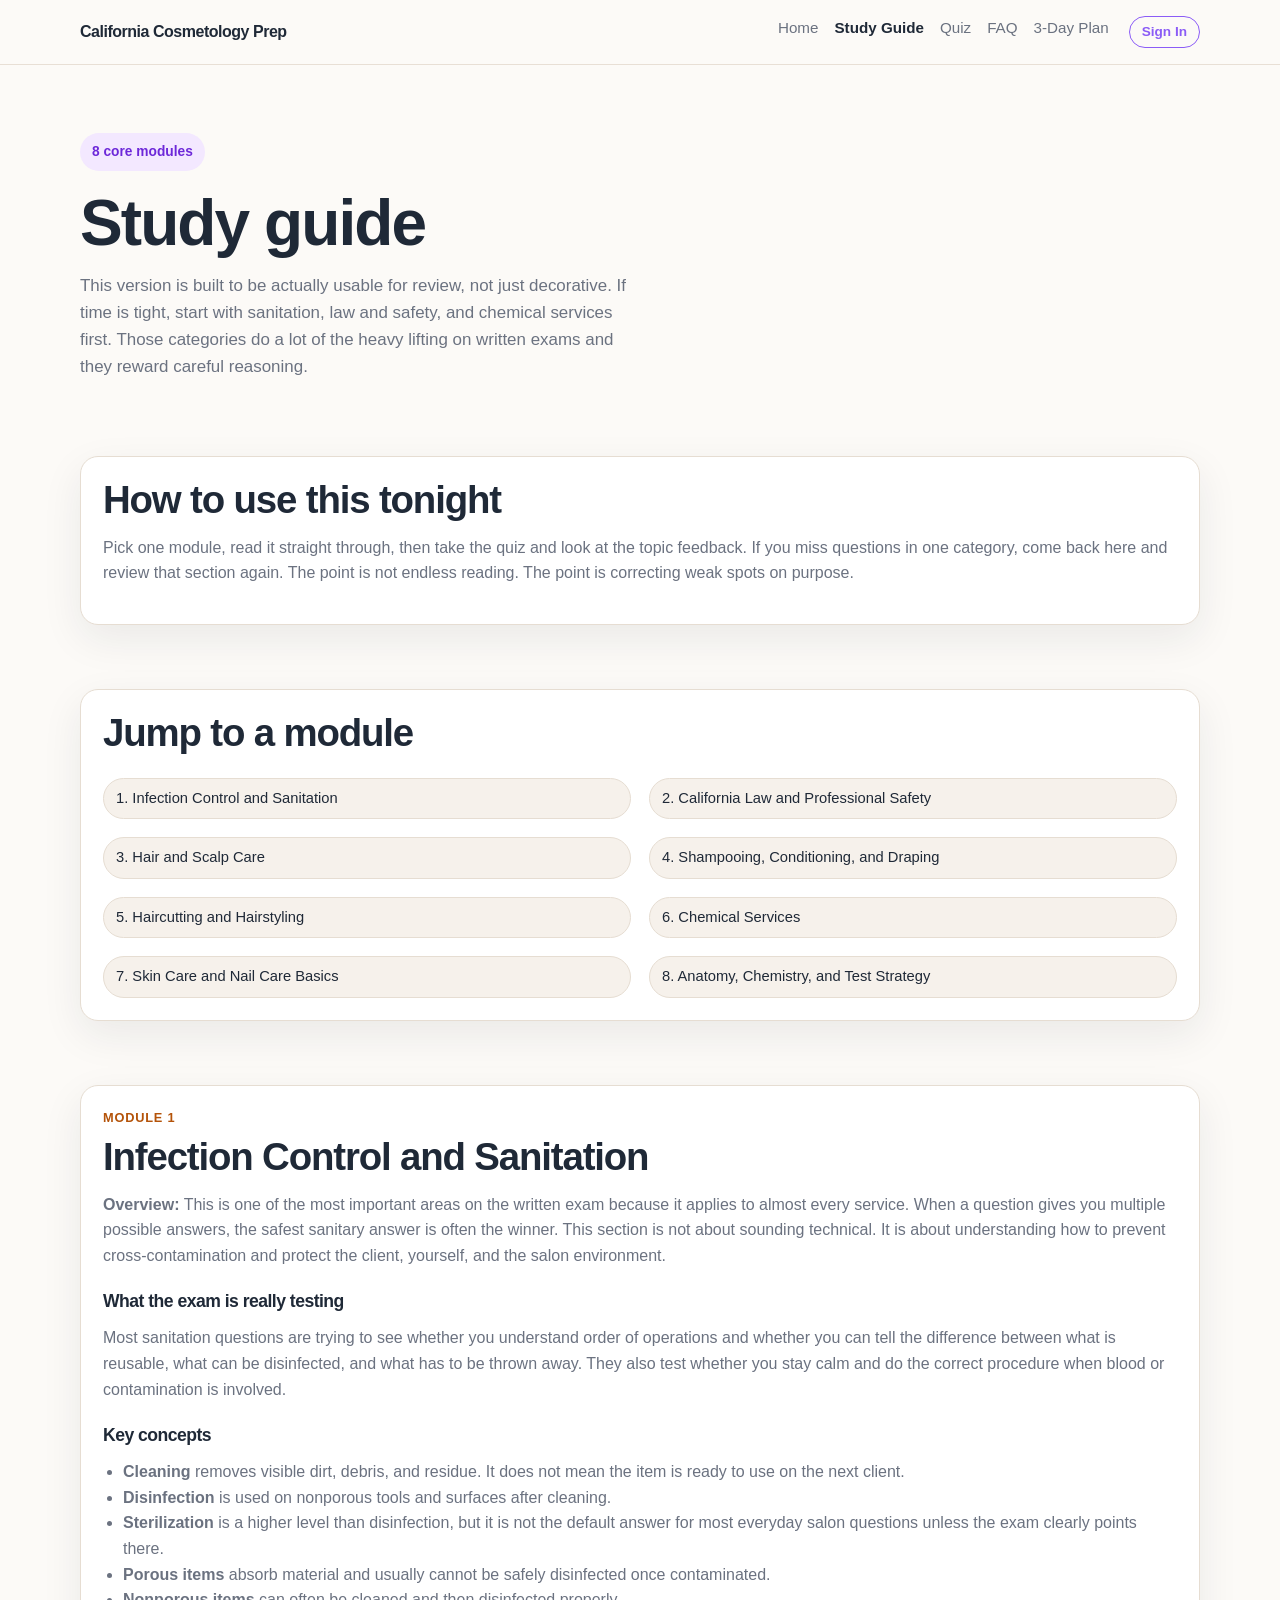
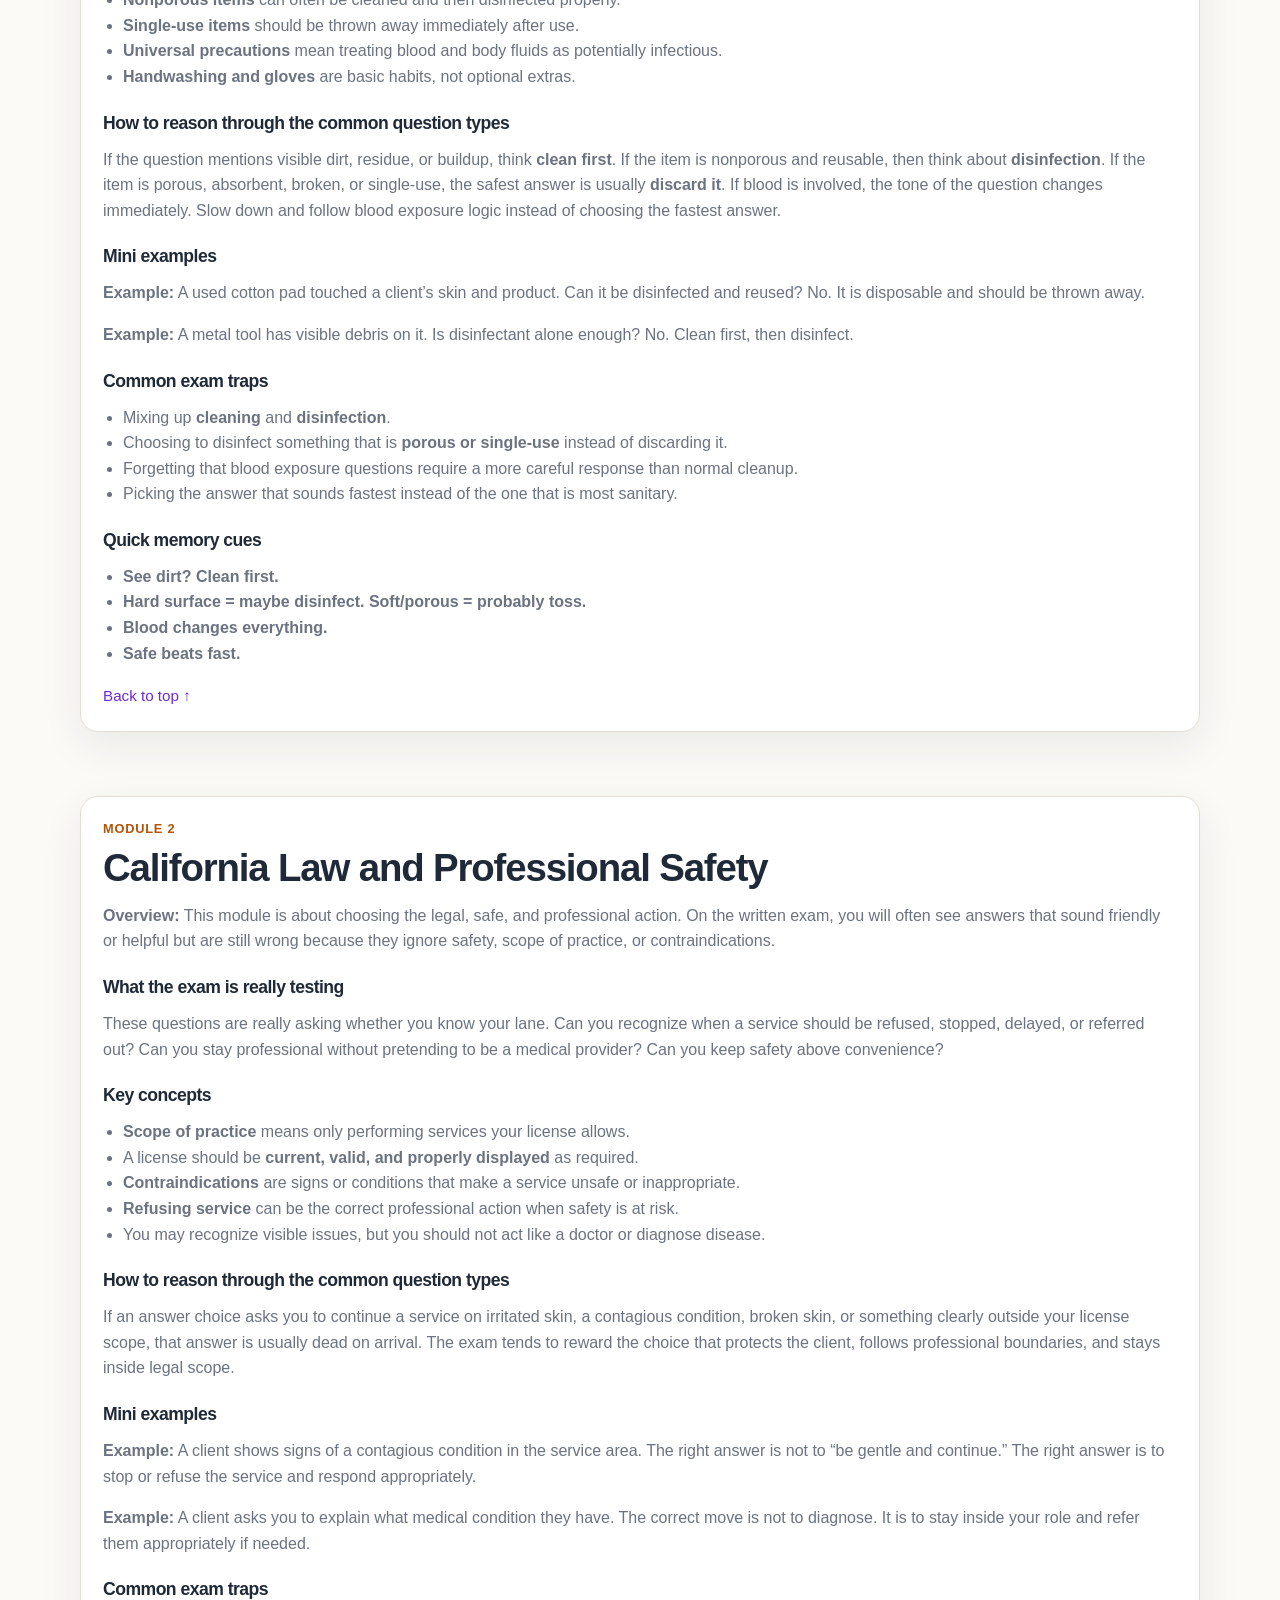
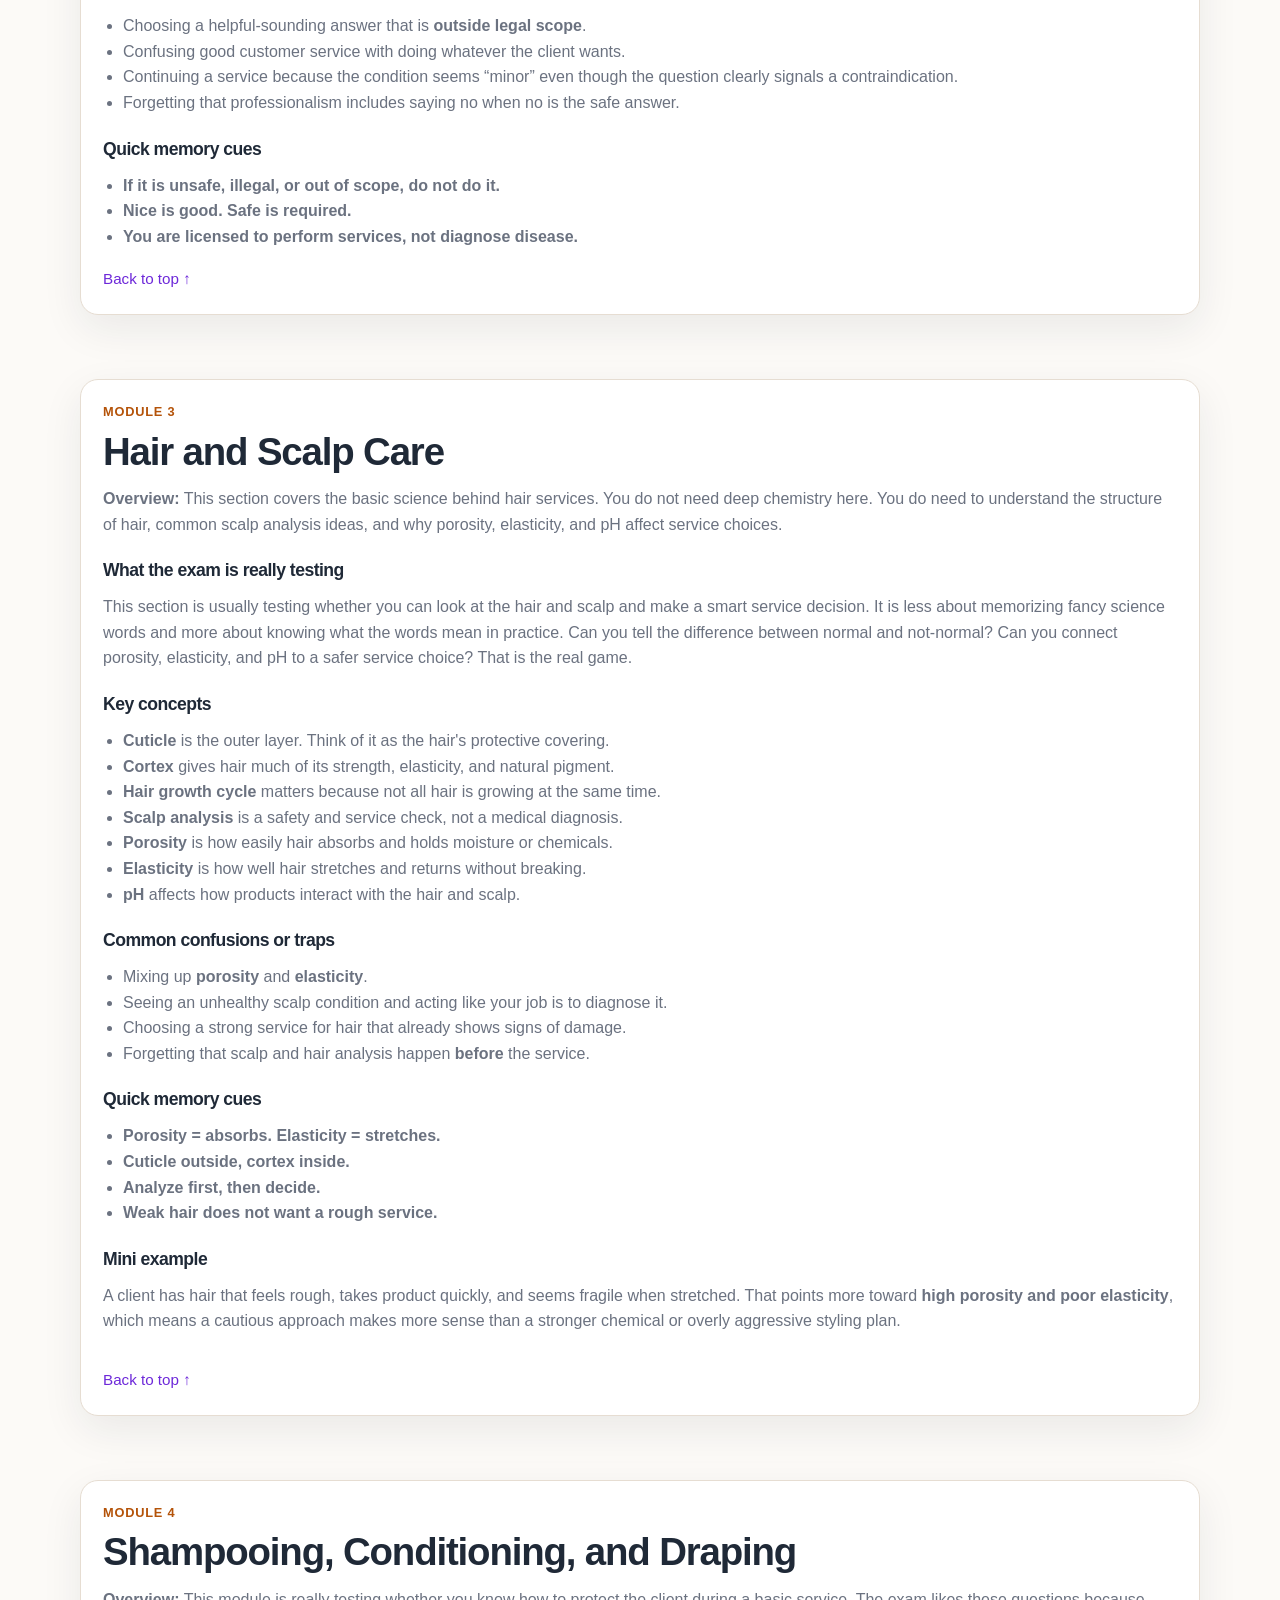
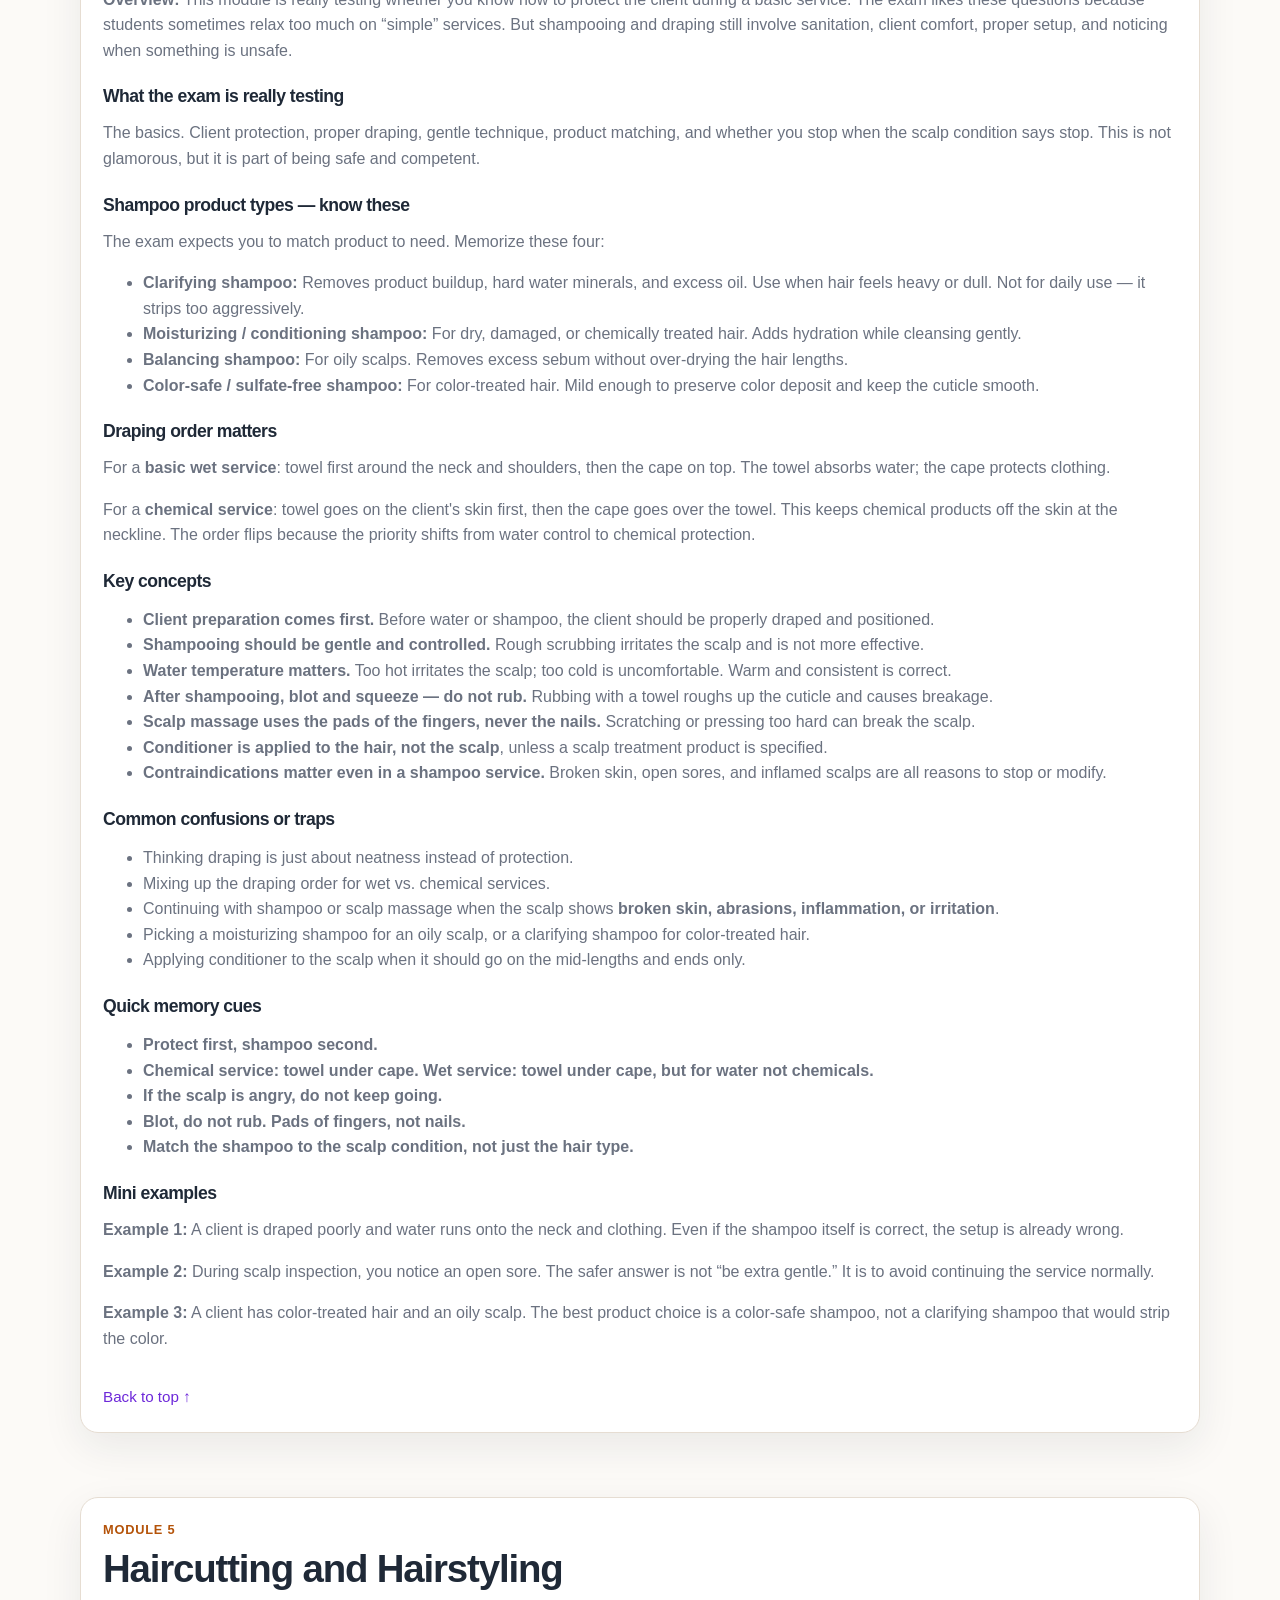
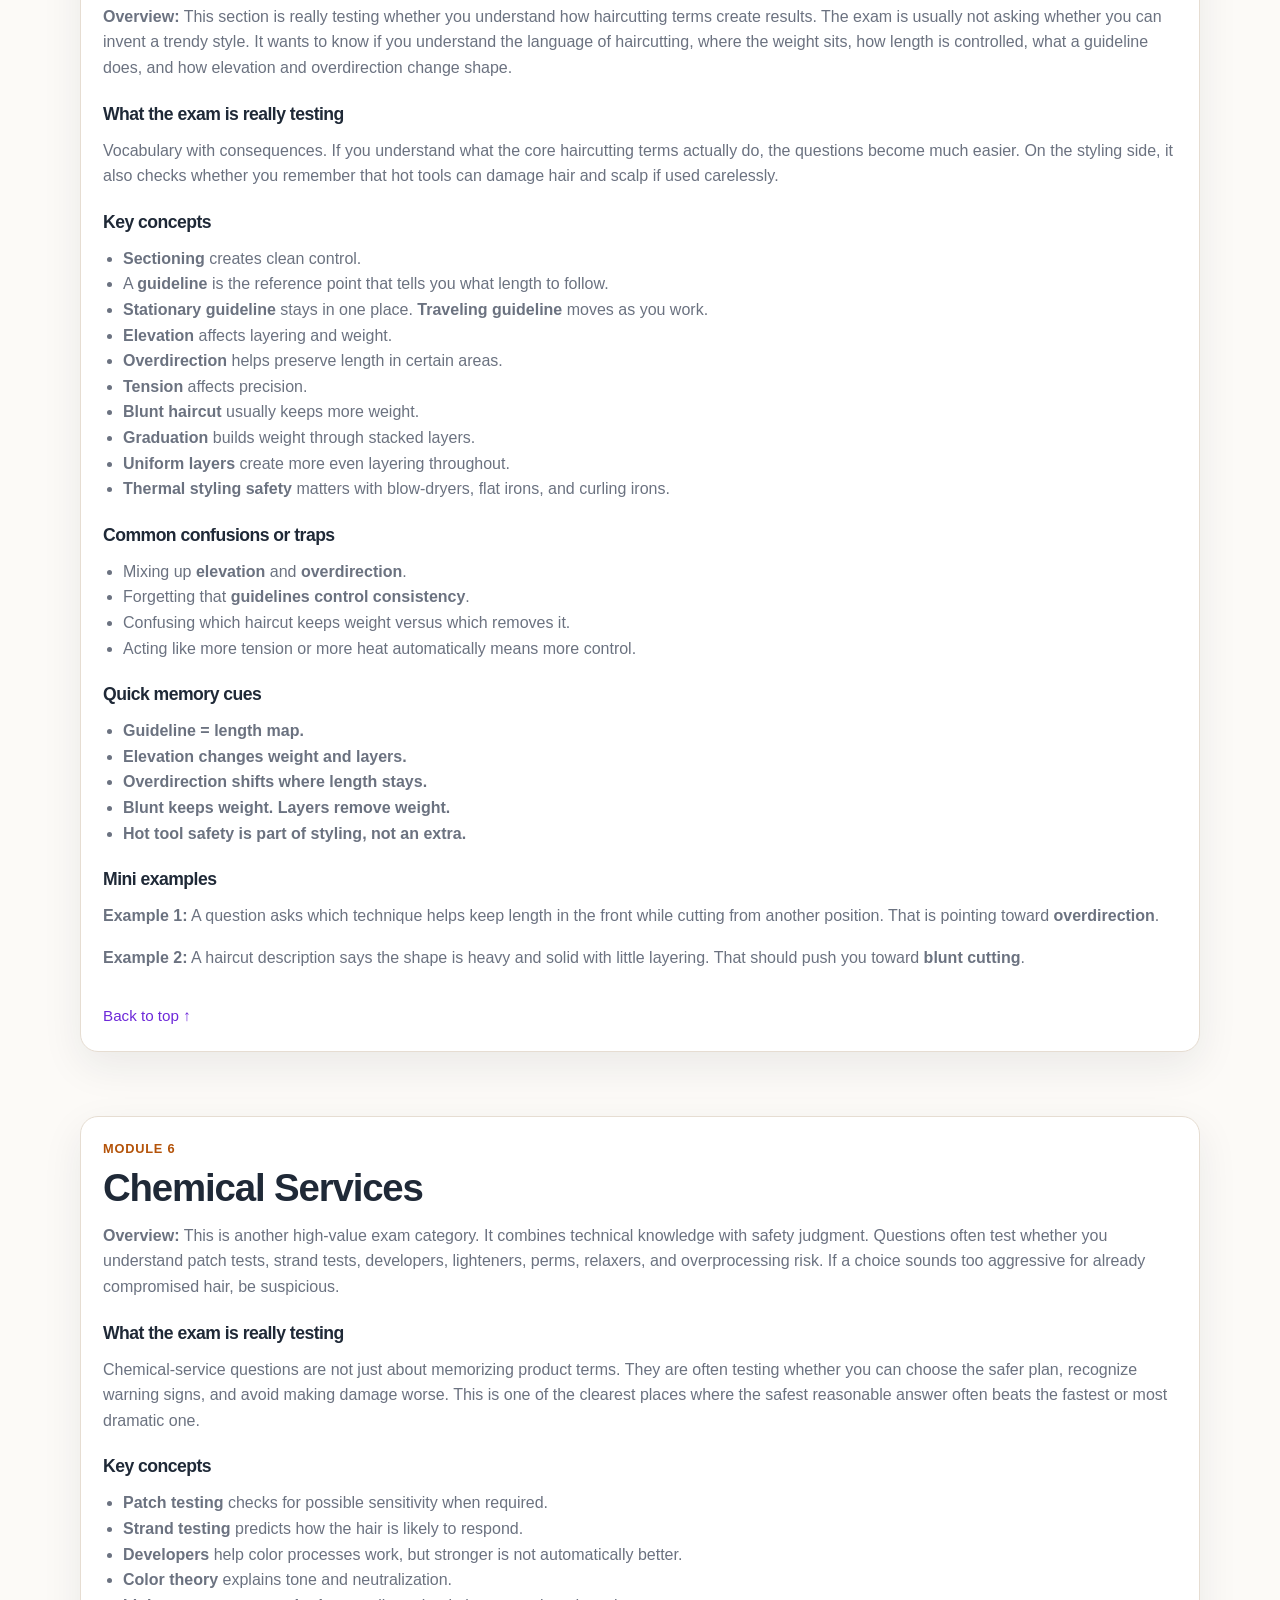
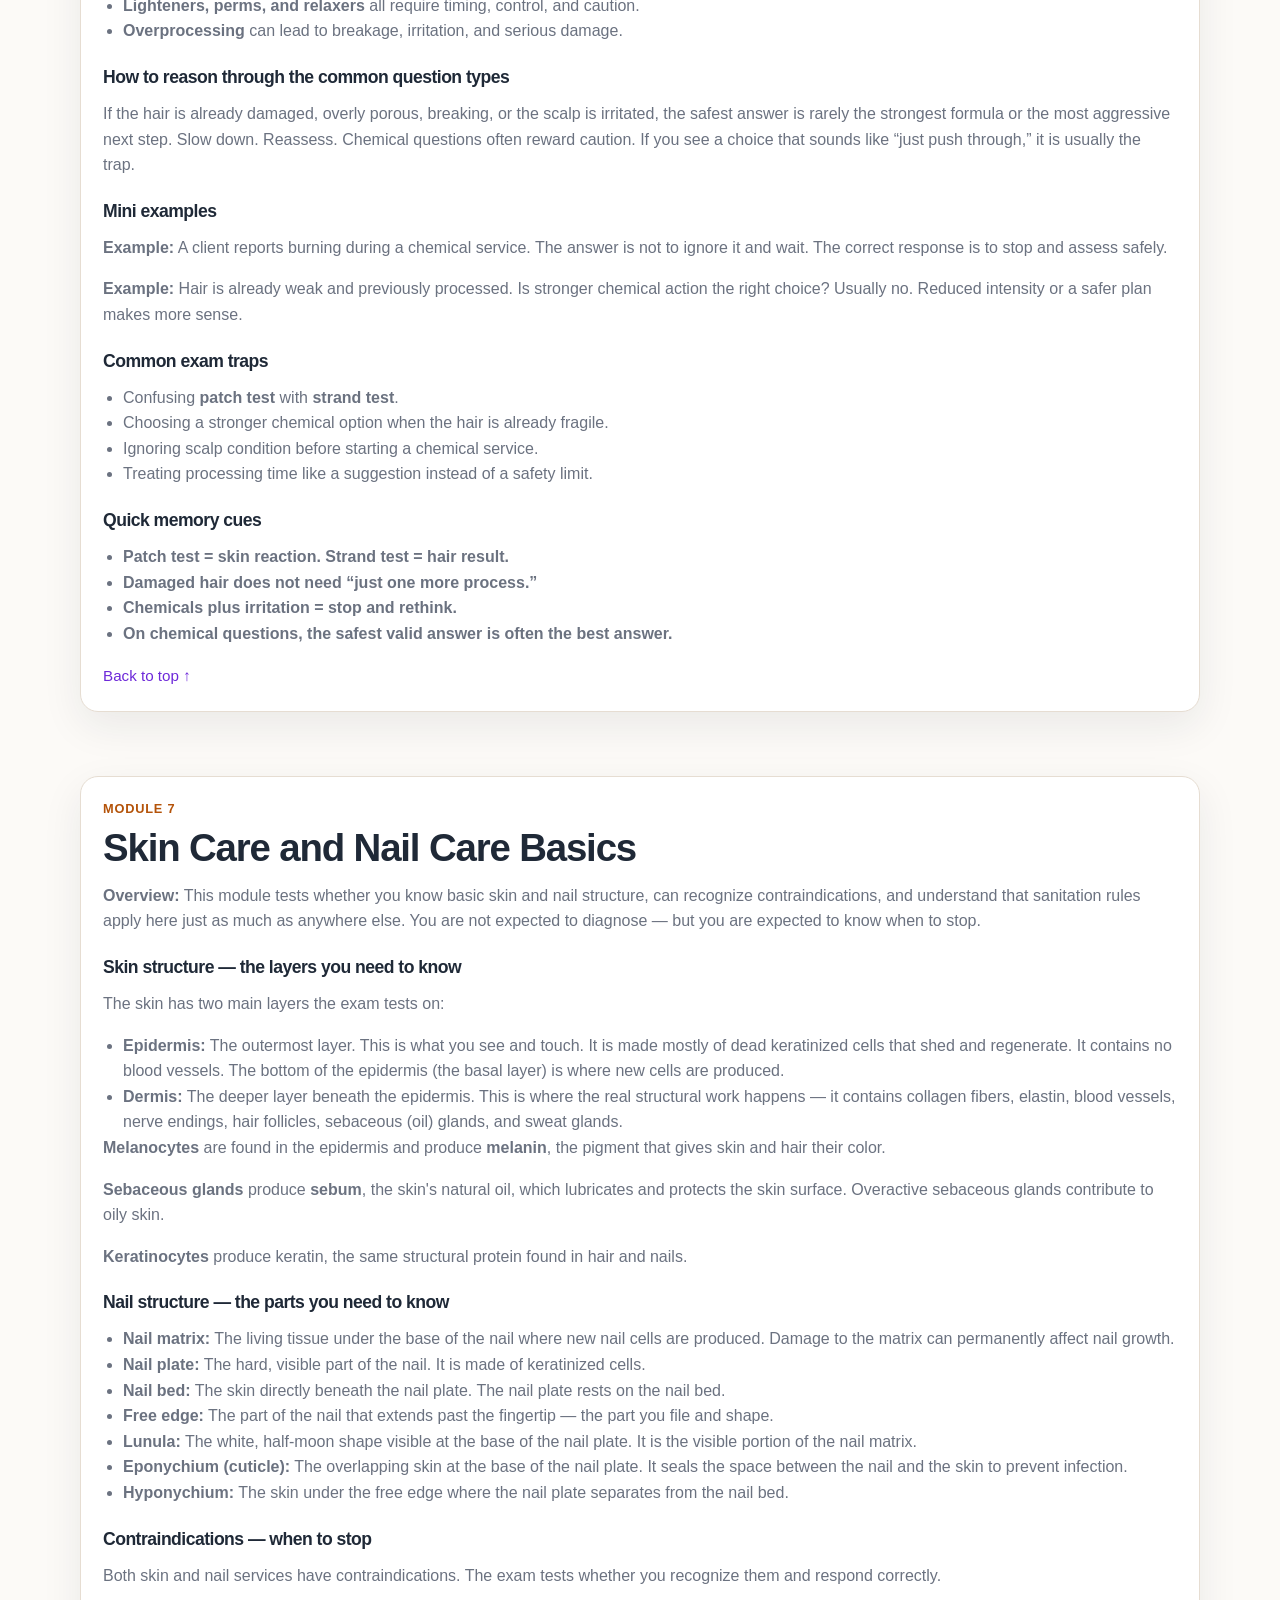
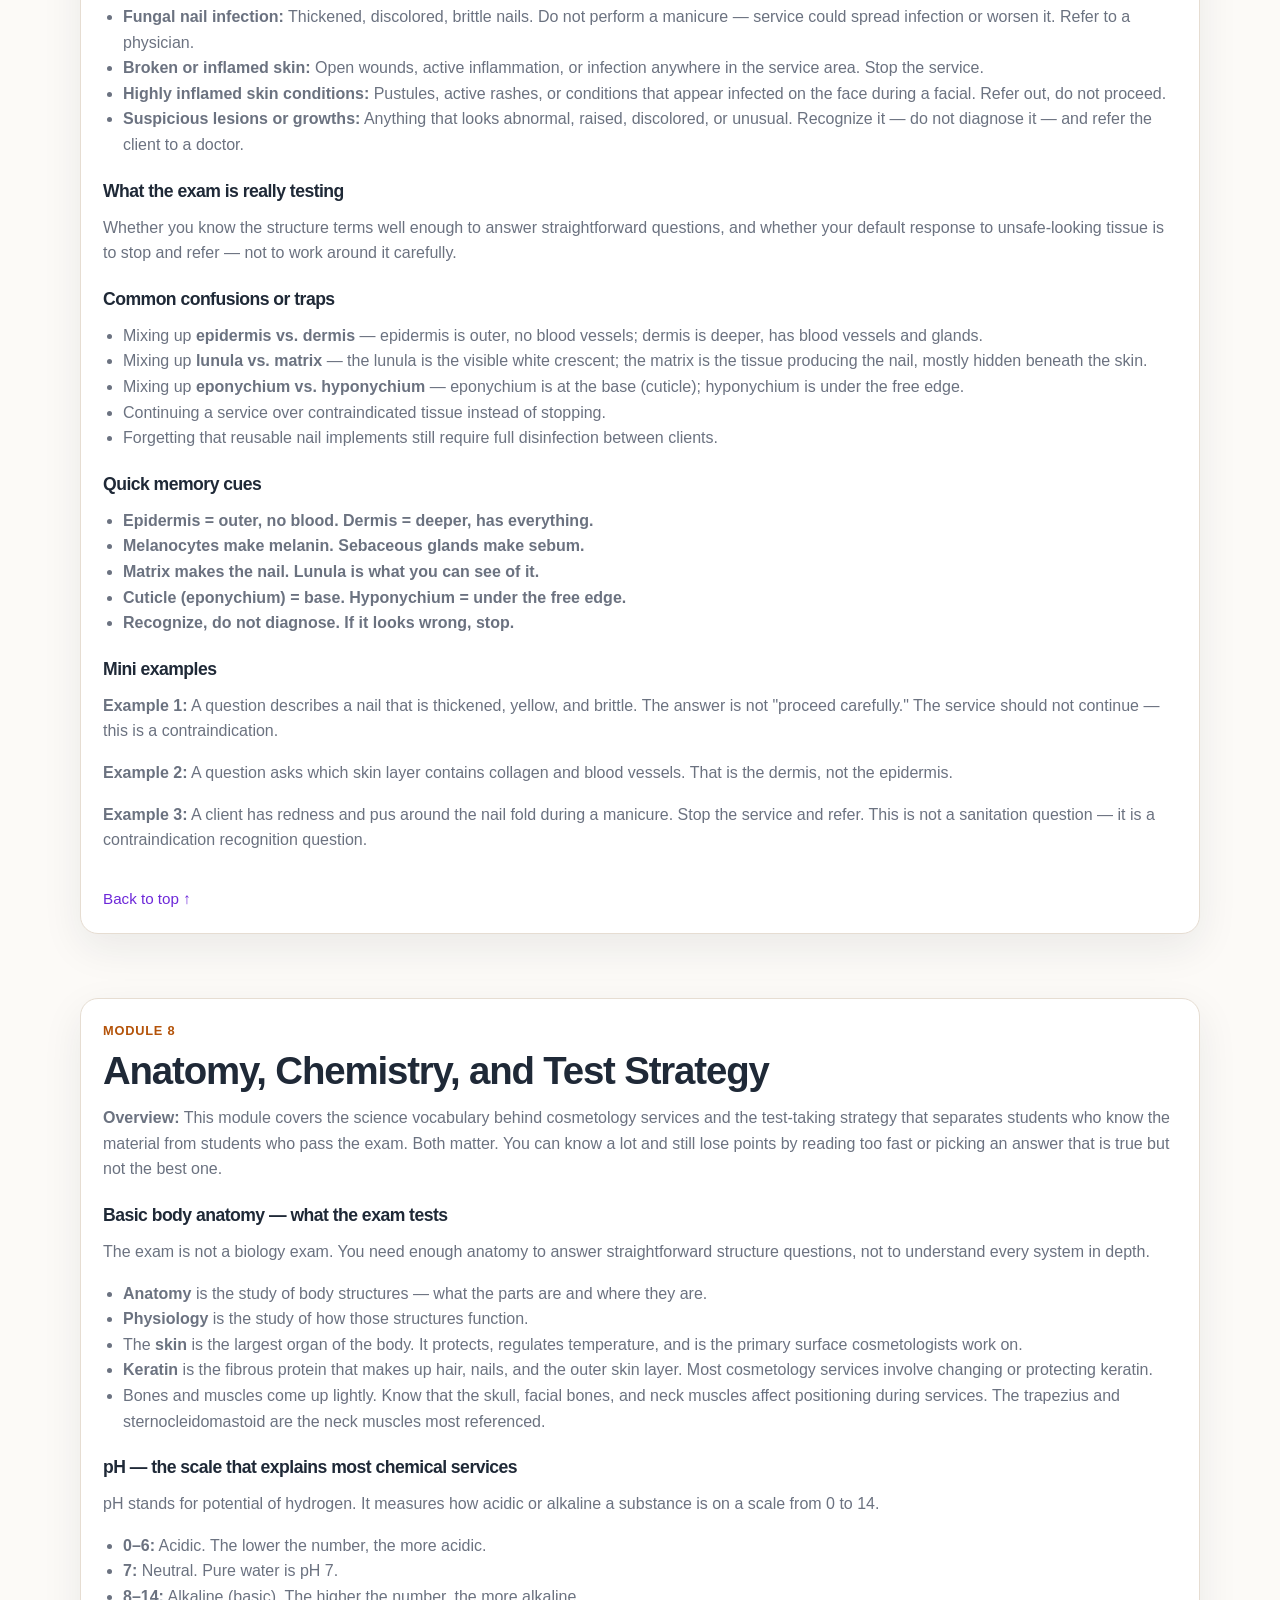
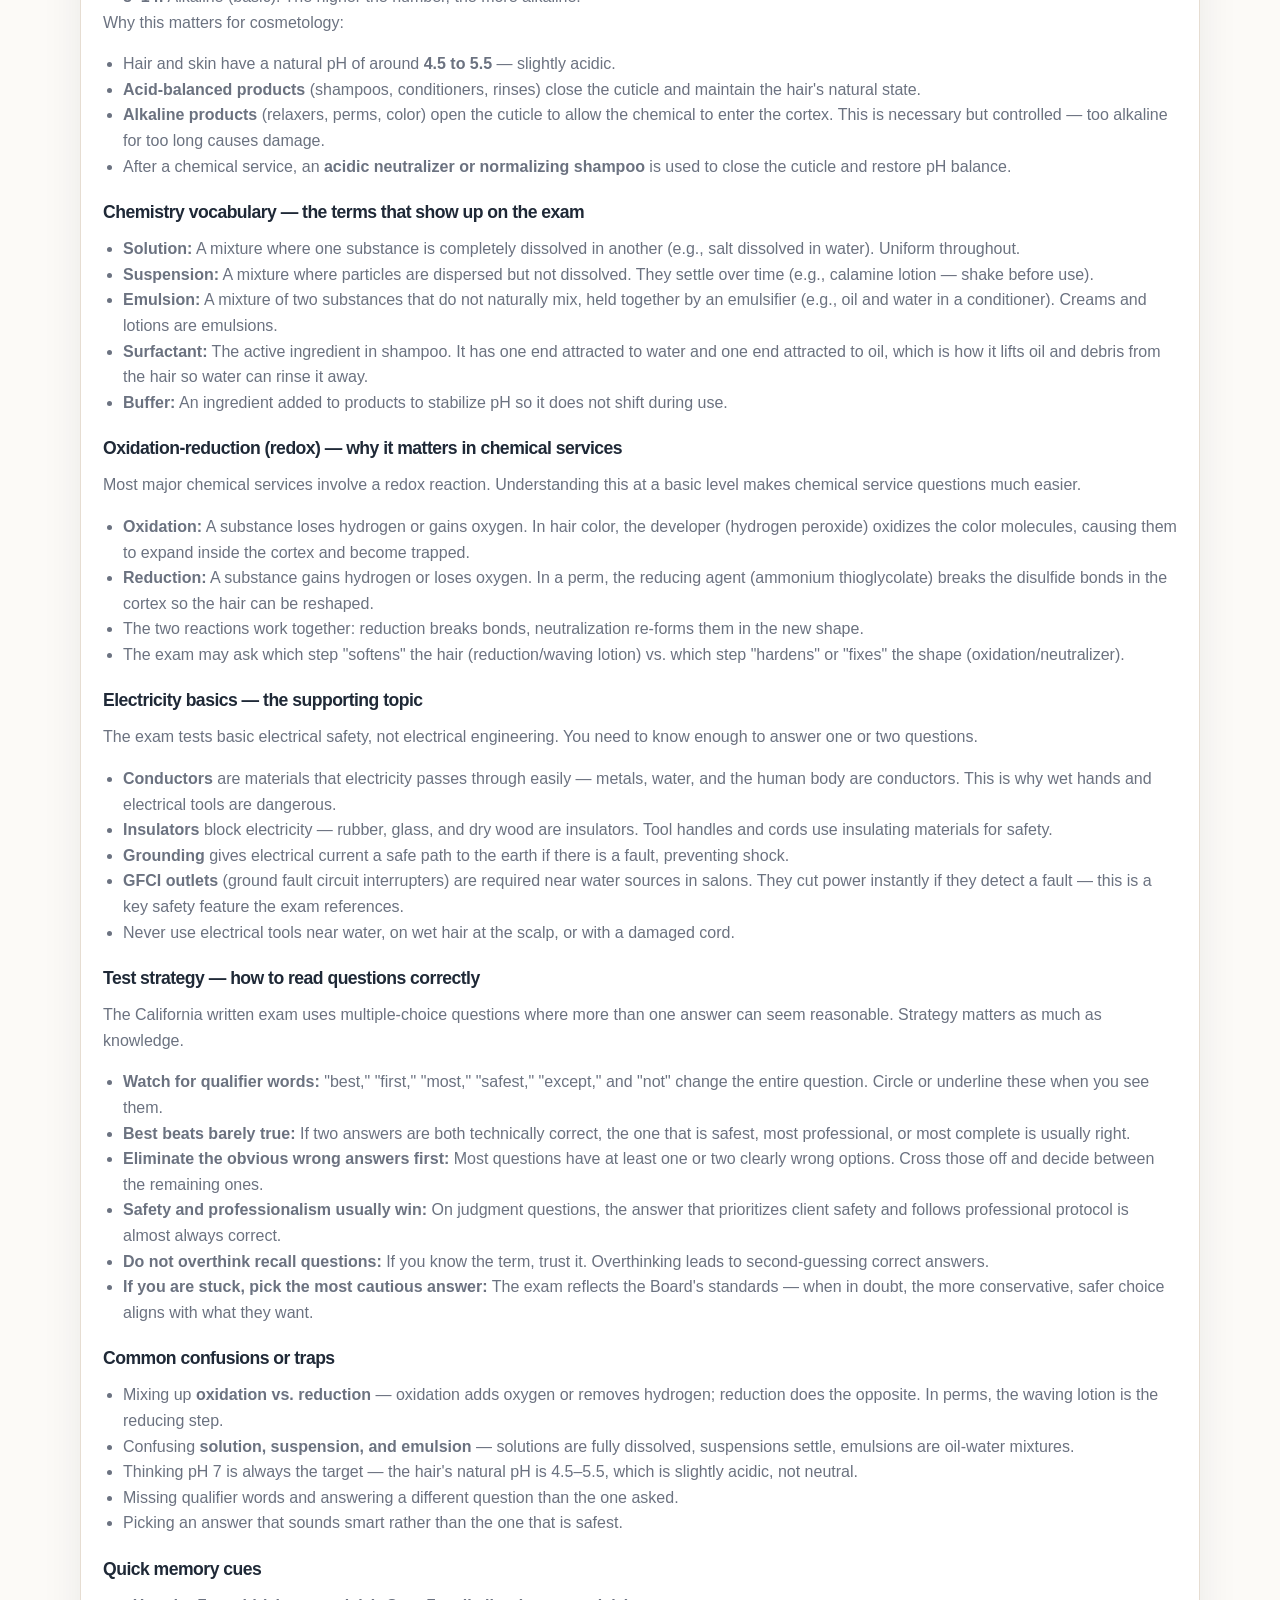
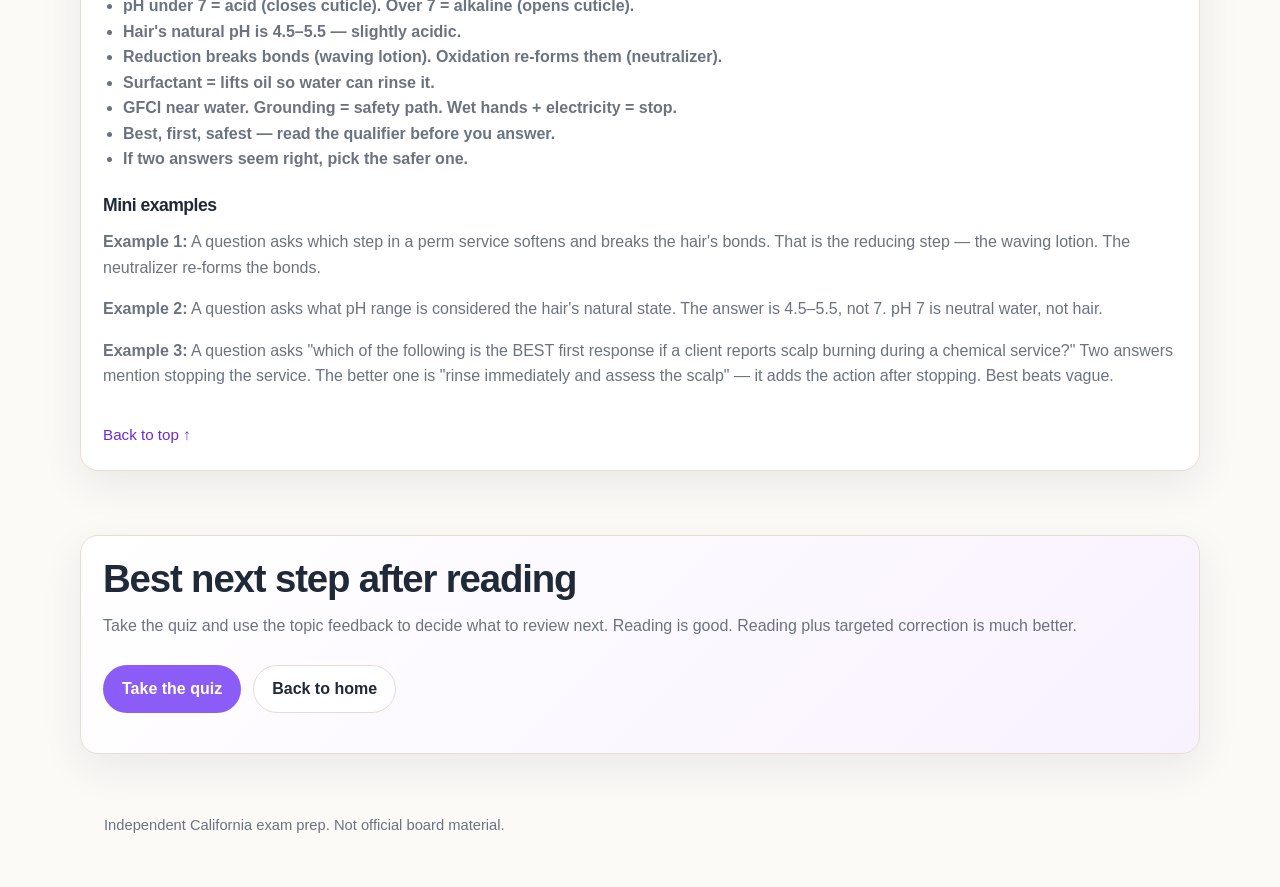
<file: docs/study-guide.html>
<!doctype html>
<html lang="en">
<head>
  <meta charset="UTF-8" />
  <meta name="viewport" content="width=device-width, initial-scale=1.0" />
  <title>Study Guide | California Cosmetology Prep</title>
  <link rel="stylesheet" href="styles.css" />
</head>
<body>
  <header class="topbar" id="top">
    <div class="wrap topbar-inner">
      <a class="brand" href="index.html">California Cosmetology Prep</a>
      <nav class="nav" aria-label="Main navigation">
        <a href="index.html">Home</a>
        <a class="active" href="study-guide.html">Study Guide</a>
        <a href="quiz.html">Quiz</a>
        <a href="faq.html">FAQ</a>
        <a href="cram-plan.html">3-Day Plan</a>
        <a href="login.html" class="nav-auth-link">Sign In</a>
      </nav>
    </div>
  </header>

  <main>
    <section class="wrap hero-simple">
      <div class="eyebrow">8 core modules</div>
      <h1>Study guide</h1>
      <p class="lead">This version is built to be actually usable for review, not just decorative. If time is tight, start with sanitation, law and safety, and chemical services first. Those categories do a lot of the heavy lifting on written exams and they reward careful reasoning.</p>
    </section>

    <section>
      <div class="wrap notice">
        <h2>How to use this tonight</h2>
        <p>Pick one module, read it straight through, then take the quiz and look at the topic feedback. If you miss questions in one category, come back here and review that section again. The point is not endless reading. The point is correcting weak spots on purpose.</p>
      </div>
    </section>

    <section>
      <div class="wrap card toc">
        <h2>Jump to a module</h2>
        <div class="grid-2">
          <a href="#module-1" class="pill">1. Infection Control and Sanitation</a>
          <a href="#module-2" class="pill">2. California Law and Professional Safety</a>
          <a href="#module-3" class="pill">3. Hair and Scalp Care</a>
          <a href="#module-4" class="pill">4. Shampooing, Conditioning, and Draping</a>
          <a href="#module-5" class="pill">5. Haircutting and Hairstyling</a>
          <a href="#module-6" class="pill">6. Chemical Services</a>
          <a href="#module-7" class="pill">7. Skin Care and Nail Care Basics</a>
          <a href="#module-8" class="pill">8. Anatomy, Chemistry, and Test Strategy</a>
        </div>
      </div>
    </section>

    <section id="module-1">
      <div class="wrap module">
        <div class="kicker">Module 1</div>
        <h2>Infection Control and Sanitation</h2>
        <p><strong>Overview:</strong> This is one of the most important areas on the written exam because it applies to almost every service. When a question gives you multiple possible answers, the safest sanitary answer is often the winner. This section is not about sounding technical. It is about understanding how to prevent cross-contamination and protect the client, yourself, and the salon environment.</p>

        <h3>What the exam is really testing</h3>
        <p>Most sanitation questions are trying to see whether you understand order of operations and whether you can tell the difference between what is reusable, what can be disinfected, and what has to be thrown away. They also test whether you stay calm and do the correct procedure when blood or contamination is involved.</p>

        <h3>Key concepts</h3>
        <ul class="list">
          <li><strong>Cleaning</strong> removes visible dirt, debris, and residue. It does not mean the item is ready to use on the next client.</li>
          <li><strong>Disinfection</strong> is used on nonporous tools and surfaces after cleaning.</li>
          <li><strong>Sterilization</strong> is a higher level than disinfection, but it is not the default answer for most everyday salon questions unless the exam clearly points there.</li>
          <li><strong>Porous items</strong> absorb material and usually cannot be safely disinfected once contaminated.</li>
          <li><strong>Nonporous items</strong> can often be cleaned and then disinfected properly.</li>
          <li><strong>Single-use items</strong> should be thrown away immediately after use.</li>
          <li><strong>Universal precautions</strong> mean treating blood and body fluids as potentially infectious.</li>
          <li><strong>Handwashing and gloves</strong> are basic habits, not optional extras.</li>
        </ul>

        <h3>How to reason through the common question types</h3>
        <p>If the question mentions visible dirt, residue, or buildup, think <strong>clean first</strong>. If the item is nonporous and reusable, then think about <strong>disinfection</strong>. If the item is porous, absorbent, broken, or single-use, the safest answer is usually <strong>discard it</strong>. If blood is involved, the tone of the question changes immediately. Slow down and follow blood exposure logic instead of choosing the fastest answer.</p>

        <h3>Mini examples</h3>
        <p><strong>Example:</strong> A used cotton pad touched a client’s skin and product. Can it be disinfected and reused? No. It is disposable and should be thrown away.</p>
        <p><strong>Example:</strong> A metal tool has visible debris on it. Is disinfectant alone enough? No. Clean first, then disinfect.</p>

        <h3>Common exam traps</h3>
        <ul class="list">
          <li>Mixing up <strong>cleaning</strong> and <strong>disinfection</strong>.</li>
          <li>Choosing to disinfect something that is <strong>porous or single-use</strong> instead of discarding it.</li>
          <li>Forgetting that blood exposure questions require a more careful response than normal cleanup.</li>
          <li>Picking the answer that sounds fastest instead of the one that is most sanitary.</li>
        </ul>

        <h3>Quick memory cues</h3>
        <ul class="list">
          <li><strong>See dirt? Clean first.</strong></li>
          <li><strong>Hard surface = maybe disinfect. Soft/porous = probably toss.</strong></li>
          <li><strong>Blood changes everything.</strong></li>
          <li><strong>Safe beats fast.</strong></li>
        </ul>
        <a class="back-top" href="#top">Back to top ↑</a>
      </div>
    </section>

    <section id="module-2">
      <div class="wrap module">
        <div class="kicker">Module 2</div>
        <h2>California Law and Professional Safety</h2>
        <p><strong>Overview:</strong> This module is about choosing the legal, safe, and professional action. On the written exam, you will often see answers that sound friendly or helpful but are still wrong because they ignore safety, scope of practice, or contraindications.</p>

        <h3>What the exam is really testing</h3>
        <p>These questions are really asking whether you know your lane. Can you recognize when a service should be refused, stopped, delayed, or referred out? Can you stay professional without pretending to be a medical provider? Can you keep safety above convenience?</p>

        <h3>Key concepts</h3>
        <ul class="list">
          <li><strong>Scope of practice</strong> means only performing services your license allows.</li>
          <li>A license should be <strong>current, valid, and properly displayed</strong> as required.</li>
          <li><strong>Contraindications</strong> are signs or conditions that make a service unsafe or inappropriate.</li>
          <li><strong>Refusing service</strong> can be the correct professional action when safety is at risk.</li>
          <li>You may recognize visible issues, but you should not act like a doctor or diagnose disease.</li>
        </ul>

        <h3>How to reason through the common question types</h3>
        <p>If an answer choice asks you to continue a service on irritated skin, a contagious condition, broken skin, or something clearly outside your license scope, that answer is usually dead on arrival. The exam tends to reward the choice that protects the client, follows professional boundaries, and stays inside legal scope.</p>

        <h3>Mini examples</h3>
        <p><strong>Example:</strong> A client shows signs of a contagious condition in the service area. The right answer is not to “be gentle and continue.” The right answer is to stop or refuse the service and respond appropriately.</p>
        <p><strong>Example:</strong> A client asks you to explain what medical condition they have. The correct move is not to diagnose. It is to stay inside your role and refer them appropriately if needed.</p>

        <h3>Common exam traps</h3>
        <ul class="list">
          <li>Choosing a helpful-sounding answer that is <strong>outside legal scope</strong>.</li>
          <li>Confusing good customer service with doing whatever the client wants.</li>
          <li>Continuing a service because the condition seems “minor” even though the question clearly signals a contraindication.</li>
          <li>Forgetting that professionalism includes saying no when no is the safe answer.</li>
        </ul>

        <h3>Quick memory cues</h3>
        <ul class="list">
          <li><strong>If it is unsafe, illegal, or out of scope, do not do it.</strong></li>
          <li><strong>Nice is good. Safe is required.</strong></li>
          <li><strong>You are licensed to perform services, not diagnose disease.</strong></li>
        </ul>
        <a class="back-top" href="#top">Back to top ↑</a>
      </div>
    </section>

    <section id="module-3">
      <div class="wrap module">
        <div class="kicker">Module 3</div>
        <h2>Hair and Scalp Care</h2>
        <p><strong>Overview:</strong> This section covers the basic science behind hair services. You do not need deep chemistry here. You do need to understand the structure of hair, common scalp analysis ideas, and why porosity, elasticity, and pH affect service choices.</p>

        <h3>What the exam is really testing</h3>
        <p>This section is usually testing whether you can look at the hair and scalp and make a smart service decision. It is less about memorizing fancy science words and more about knowing what the words mean in practice. Can you tell the difference between normal and not-normal? Can you connect porosity, elasticity, and pH to a safer service choice? That is the real game.</p>

        <h3>Key concepts</h3>
        <ul class="list">
          <li><strong>Cuticle</strong> is the outer layer. Think of it as the hair's protective covering.</li>
          <li><strong>Cortex</strong> gives hair much of its strength, elasticity, and natural pigment.</li>
          <li><strong>Hair growth cycle</strong> matters because not all hair is growing at the same time.</li>
          <li><strong>Scalp analysis</strong> is a safety and service check, not a medical diagnosis.</li>
          <li><strong>Porosity</strong> is how easily hair absorbs and holds moisture or chemicals.</li>
          <li><strong>Elasticity</strong> is how well hair stretches and returns without breaking.</li>
          <li><strong>pH</strong> affects how products interact with the hair and scalp.</li>
        </ul>

        <h3>Common confusions or traps</h3>
        <ul class="list">
          <li>Mixing up <strong>porosity</strong> and <strong>elasticity</strong>.</li>
          <li>Seeing an unhealthy scalp condition and acting like your job is to diagnose it.</li>
          <li>Choosing a strong service for hair that already shows signs of damage.</li>
          <li>Forgetting that scalp and hair analysis happen <strong>before</strong> the service.</li>
        </ul>

        <h3>Quick memory cues</h3>
        <ul class="list">
          <li><strong>Porosity = absorbs. Elasticity = stretches.</strong></li>
          <li><strong>Cuticle outside, cortex inside.</strong></li>
          <li><strong>Analyze first, then decide.</strong></li>
          <li><strong>Weak hair does not want a rough service.</strong></li>
        </ul>

        <h3>Mini example</h3>
        <p>A client has hair that feels rough, takes product quickly, and seems fragile when stretched. That points more toward <strong>high porosity and poor elasticity</strong>, which means a cautious approach makes more sense than a stronger chemical or overly aggressive styling plan.</p>
        <a class="back-top" href="#top">Back to top ↑</a>
      </div>
    </section>

    <section id="module-4">
      <div class="wrap module">
        <div class="kicker">Module 4</div>
        <h2>Shampooing, Conditioning, and Draping</h2>
        <p><strong>Overview:</strong> This module is really testing whether you know how to protect the client during a basic service. The exam likes these questions because students sometimes relax too much on “simple” services. But shampooing and draping still involve sanitation, client comfort, proper setup, and noticing when something is unsafe.</p>

        <h3>What the exam is really testing</h3>
        <p>The basics. Client protection, proper draping, gentle technique, product matching, and whether you stop when the scalp condition says stop. This is not glamorous, but it is part of being safe and competent.</p>

        <h3>Shampoo product types — know these</h3>
        <p>The exam expects you to match product to need. Memorize these four:</p>
        <ul class=”list”>
          <li><strong>Clarifying shampoo:</strong> Removes product buildup, hard water minerals, and excess oil. Use when hair feels heavy or dull. Not for daily use — it strips too aggressively.</li>
          <li><strong>Moisturizing / conditioning shampoo:</strong> For dry, damaged, or chemically treated hair. Adds hydration while cleansing gently.</li>
          <li><strong>Balancing shampoo:</strong> For oily scalps. Removes excess sebum without over-drying the hair lengths.</li>
          <li><strong>Color-safe / sulfate-free shampoo:</strong> For color-treated hair. Mild enough to preserve color deposit and keep the cuticle smooth.</li>
        </ul>

        <h3>Draping order matters</h3>
        <p>For a <strong>basic wet service</strong>: towel first around the neck and shoulders, then the cape on top. The towel absorbs water; the cape protects clothing.</p>
        <p>For a <strong>chemical service</strong>: towel goes on the client's skin first, then the cape goes over the towel. This keeps chemical products off the skin at the neckline. The order flips because the priority shifts from water control to chemical protection.</p>

        <h3>Key concepts</h3>
        <ul class=”list”>
          <li><strong>Client preparation comes first.</strong> Before water or shampoo, the client should be properly draped and positioned.</li>
          <li><strong>Shampooing should be gentle and controlled.</strong> Rough scrubbing irritates the scalp and is not more effective.</li>
          <li><strong>Water temperature matters.</strong> Too hot irritates the scalp; too cold is uncomfortable. Warm and consistent is correct.</li>
          <li><strong>After shampooing, blot and squeeze — do not rub.</strong> Rubbing with a towel roughs up the cuticle and causes breakage.</li>
          <li><strong>Scalp massage uses the pads of the fingers, never the nails.</strong> Scratching or pressing too hard can break the scalp.</li>
          <li><strong>Conditioner is applied to the hair, not the scalp</strong>, unless a scalp treatment product is specified.</li>
          <li><strong>Contraindications matter even in a shampoo service.</strong> Broken skin, open sores, and inflamed scalps are all reasons to stop or modify.</li>
        </ul>

        <h3>Common confusions or traps</h3>
        <ul class=”list”>
          <li>Thinking draping is just about neatness instead of protection.</li>
          <li>Mixing up the draping order for wet vs. chemical services.</li>
          <li>Continuing with shampoo or scalp massage when the scalp shows <strong>broken skin, abrasions, inflammation, or irritation</strong>.</li>
          <li>Picking a moisturizing shampoo for an oily scalp, or a clarifying shampoo for color-treated hair.</li>
          <li>Applying conditioner to the scalp when it should go on the mid-lengths and ends only.</li>
        </ul>

        <h3>Quick memory cues</h3>
        <ul class=”list”>
          <li><strong>Protect first, shampoo second.</strong></li>
          <li><strong>Chemical service: towel under cape. Wet service: towel under cape, but for water not chemicals.</strong></li>
          <li><strong>If the scalp is angry, do not keep going.</strong></li>
          <li><strong>Blot, do not rub. Pads of fingers, not nails.</strong></li>
          <li><strong>Match the shampoo to the scalp condition, not just the hair type.</strong></li>
        </ul>

        <h3>Mini examples</h3>
        <p><strong>Example 1:</strong> A client is draped poorly and water runs onto the neck and clothing. Even if the shampoo itself is correct, the setup is already wrong.</p>
        <p><strong>Example 2:</strong> During scalp inspection, you notice an open sore. The safer answer is not “be extra gentle.” It is to avoid continuing the service normally.</p>
        <p><strong>Example 3:</strong> A client has color-treated hair and an oily scalp. The best product choice is a color-safe shampoo, not a clarifying shampoo that would strip the color.</p>
        <a class="back-top" href="#top">Back to top ↑</a>
      </div>
    </section>

    <section id="module-5">
      <div class="wrap module">
        <div class="kicker">Module 5</div>
        <h2>Haircutting and Hairstyling</h2>
        <p><strong>Overview:</strong> This section is really testing whether you understand how haircutting terms create results. The exam is usually not asking whether you can invent a trendy style. It wants to know if you understand the language of haircutting, where the weight sits, how length is controlled, what a guideline does, and how elevation and overdirection change shape.</p>

        <h3>What the exam is really testing</h3>
        <p>Vocabulary with consequences. If you understand what the core haircutting terms actually do, the questions become much easier. On the styling side, it also checks whether you remember that hot tools can damage hair and scalp if used carelessly.</p>

        <h3>Key concepts</h3>
        <ul class="list">
          <li><strong>Sectioning</strong> creates clean control.</li>
          <li>A <strong>guideline</strong> is the reference point that tells you what length to follow.</li>
          <li><strong>Stationary guideline</strong> stays in one place. <strong>Traveling guideline</strong> moves as you work.</li>
          <li><strong>Elevation</strong> affects layering and weight.</li>
          <li><strong>Overdirection</strong> helps preserve length in certain areas.</li>
          <li><strong>Tension</strong> affects precision.</li>
          <li><strong>Blunt haircut</strong> usually keeps more weight.</li>
          <li><strong>Graduation</strong> builds weight through stacked layers.</li>
          <li><strong>Uniform layers</strong> create more even layering throughout.</li>
          <li><strong>Thermal styling safety</strong> matters with blow-dryers, flat irons, and curling irons.</li>
        </ul>

        <h3>Common confusions or traps</h3>
        <ul class="list">
          <li>Mixing up <strong>elevation</strong> and <strong>overdirection</strong>.</li>
          <li>Forgetting that <strong>guidelines control consistency</strong>.</li>
          <li>Confusing which haircut keeps weight versus which removes it.</li>
          <li>Acting like more tension or more heat automatically means more control.</li>
        </ul>

        <h3>Quick memory cues</h3>
        <ul class="list">
          <li><strong>Guideline = length map.</strong></li>
          <li><strong>Elevation changes weight and layers.</strong></li>
          <li><strong>Overdirection shifts where length stays.</strong></li>
          <li><strong>Blunt keeps weight. Layers remove weight.</strong></li>
          <li><strong>Hot tool safety is part of styling, not an extra.</strong></li>
        </ul>

        <h3>Mini examples</h3>
        <p><strong>Example 1:</strong> A question asks which technique helps keep length in the front while cutting from another position. That is pointing toward <strong>overdirection</strong>.</p>
        <p><strong>Example 2:</strong> A haircut description says the shape is heavy and solid with little layering. That should push you toward <strong>blunt cutting</strong>.</p>
        <a class="back-top" href="#top">Back to top ↑</a>
      </div>
    </section>

    <section id="module-6">
      <div class="wrap module">
        <div class="kicker">Module 6</div>
        <h2>Chemical Services</h2>
        <p><strong>Overview:</strong> This is another high-value exam category. It combines technical knowledge with safety judgment. Questions often test whether you understand patch tests, strand tests, developers, lighteners, perms, relaxers, and overprocessing risk. If a choice sounds too aggressive for already compromised hair, be suspicious.</p>

        <h3>What the exam is really testing</h3>
        <p>Chemical-service questions are not just about memorizing product terms. They are often testing whether you can choose the safer plan, recognize warning signs, and avoid making damage worse. This is one of the clearest places where the safest reasonable answer often beats the fastest or most dramatic one.</p>

        <h3>Key concepts</h3>
        <ul class="list">
          <li><strong>Patch testing</strong> checks for possible sensitivity when required.</li>
          <li><strong>Strand testing</strong> predicts how the hair is likely to respond.</li>
          <li><strong>Developers</strong> help color processes work, but stronger is not automatically better.</li>
          <li><strong>Color theory</strong> explains tone and neutralization.</li>
          <li><strong>Lighteners, perms, and relaxers</strong> all require timing, control, and caution.</li>
          <li><strong>Overprocessing</strong> can lead to breakage, irritation, and serious damage.</li>
        </ul>

        <h3>How to reason through the common question types</h3>
        <p>If the hair is already damaged, overly porous, breaking, or the scalp is irritated, the safest answer is rarely the strongest formula or the most aggressive next step. Slow down. Reassess. Chemical questions often reward caution. If you see a choice that sounds like “just push through,” it is usually the trap.</p>

        <h3>Mini examples</h3>
        <p><strong>Example:</strong> A client reports burning during a chemical service. The answer is not to ignore it and wait. The correct response is to stop and assess safely.</p>
        <p><strong>Example:</strong> Hair is already weak and previously processed. Is stronger chemical action the right choice? Usually no. Reduced intensity or a safer plan makes more sense.</p>

        <h3>Common exam traps</h3>
        <ul class="list">
          <li>Confusing <strong>patch test</strong> with <strong>strand test</strong>.</li>
          <li>Choosing a stronger chemical option when the hair is already fragile.</li>
          <li>Ignoring scalp condition before starting a chemical service.</li>
          <li>Treating processing time like a suggestion instead of a safety limit.</li>
        </ul>

        <h3>Quick memory cues</h3>
        <ul class="list">
          <li><strong>Patch test = skin reaction. Strand test = hair result.</strong></li>
          <li><strong>Damaged hair does not need “just one more process.”</strong></li>
          <li><strong>Chemicals plus irritation = stop and rethink.</strong></li>
          <li><strong>On chemical questions, the safest valid answer is often the best answer.</strong></li>
        </ul>
        <a class="back-top" href="#top">Back to top ↑</a>
      </div>
    </section>

    <section id="module-7">
      <div class="wrap module">
        <div class="kicker">Module 7</div>
        <h2>Skin Care and Nail Care Basics</h2>
        <p><strong>Overview:</strong> This module tests whether you know basic skin and nail structure, can recognize contraindications, and understand that sanitation rules apply here just as much as anywhere else. You are not expected to diagnose — but you are expected to know when to stop.</p>

        <h3>Skin structure — the layers you need to know</h3>
        <p>The skin has two main layers the exam tests on:</p>
        <ul class="list">
          <li><strong>Epidermis:</strong> The outermost layer. This is what you see and touch. It is made mostly of dead keratinized cells that shed and regenerate. It contains no blood vessels. The bottom of the epidermis (the basal layer) is where new cells are produced.</li>
          <li><strong>Dermis:</strong> The deeper layer beneath the epidermis. This is where the real structural work happens — it contains collagen fibers, elastin, blood vessels, nerve endings, hair follicles, sebaceous (oil) glands, and sweat glands.</li>
        </ul>
        <p><strong>Melanocytes</strong> are found in the epidermis and produce <strong>melanin</strong>, the pigment that gives skin and hair their color.</p>
        <p><strong>Sebaceous glands</strong> produce <strong>sebum</strong>, the skin's natural oil, which lubricates and protects the skin surface. Overactive sebaceous glands contribute to oily skin.</p>
        <p><strong>Keratinocytes</strong> produce keratin, the same structural protein found in hair and nails.</p>

        <h3>Nail structure — the parts you need to know</h3>
        <ul class="list">
          <li><strong>Nail matrix:</strong> The living tissue under the base of the nail where new nail cells are produced. Damage to the matrix can permanently affect nail growth.</li>
          <li><strong>Nail plate:</strong> The hard, visible part of the nail. It is made of keratinized cells.</li>
          <li><strong>Nail bed:</strong> The skin directly beneath the nail plate. The nail plate rests on the nail bed.</li>
          <li><strong>Free edge:</strong> The part of the nail that extends past the fingertip — the part you file and shape.</li>
          <li><strong>Lunula:</strong> The white, half-moon shape visible at the base of the nail plate. It is the visible portion of the nail matrix.</li>
          <li><strong>Eponychium (cuticle):</strong> The overlapping skin at the base of the nail plate. It seals the space between the nail and the skin to prevent infection.</li>
          <li><strong>Hyponychium:</strong> The skin under the free edge where the nail plate separates from the nail bed.</li>
        </ul>

        <h3>Contraindications — when to stop</h3>
        <p>Both skin and nail services have contraindications. The exam tests whether you recognize them and respond correctly.</p>
        <ul class="list">
          <li><strong>Fungal nail infection:</strong> Thickened, discolored, brittle nails. Do not perform a manicure — service could spread infection or worsen it. Refer to a physician.</li>
          <li><strong>Broken or inflamed skin:</strong> Open wounds, active inflammation, or infection anywhere in the service area. Stop the service.</li>
          <li><strong>Highly inflamed skin conditions:</strong> Pustules, active rashes, or conditions that appear infected on the face during a facial. Refer out, do not proceed.</li>
          <li><strong>Suspicious lesions or growths:</strong> Anything that looks abnormal, raised, discolored, or unusual. Recognize it — do not diagnose it — and refer the client to a doctor.</li>
        </ul>

        <h3>What the exam is really testing</h3>
        <p>Whether you know the structure terms well enough to answer straightforward questions, and whether your default response to unsafe-looking tissue is to stop and refer — not to work around it carefully.</p>

        <h3>Common confusions or traps</h3>
        <ul class="list">
          <li>Mixing up <strong>epidermis vs. dermis</strong> — epidermis is outer, no blood vessels; dermis is deeper, has blood vessels and glands.</li>
          <li>Mixing up <strong>lunula vs. matrix</strong> — the lunula is the visible white crescent; the matrix is the tissue producing the nail, mostly hidden beneath the skin.</li>
          <li>Mixing up <strong>eponychium vs. hyponychium</strong> — eponychium is at the base (cuticle); hyponychium is under the free edge.</li>
          <li>Continuing a service over contraindicated tissue instead of stopping.</li>
          <li>Forgetting that reusable nail implements still require full disinfection between clients.</li>
        </ul>

        <h3>Quick memory cues</h3>
        <ul class="list">
          <li><strong>Epidermis = outer, no blood. Dermis = deeper, has everything.</strong></li>
          <li><strong>Melanocytes make melanin. Sebaceous glands make sebum.</strong></li>
          <li><strong>Matrix makes the nail. Lunula is what you can see of it.</strong></li>
          <li><strong>Cuticle (eponychium) = base. Hyponychium = under the free edge.</strong></li>
          <li><strong>Recognize, do not diagnose. If it looks wrong, stop.</strong></li>
        </ul>

        <h3>Mini examples</h3>
        <p><strong>Example 1:</strong> A question describes a nail that is thickened, yellow, and brittle. The answer is not "proceed carefully." The service should not continue — this is a contraindication.</p>
        <p><strong>Example 2:</strong> A question asks which skin layer contains collagen and blood vessels. That is the dermis, not the epidermis.</p>
        <p><strong>Example 3:</strong> A client has redness and pus around the nail fold during a manicure. Stop the service and refer. This is not a sanitation question — it is a contraindication recognition question.</p>
        <a class="back-top" href="#top">Back to top ↑</a>
      </div>
    </section>

    <section id="module-8">
      <div class="wrap module">
        <div class="kicker">Module 8</div>
        <h2>Anatomy, Chemistry, and Test Strategy</h2>
        <p><strong>Overview:</strong> This module covers the science vocabulary behind cosmetology services and the test-taking strategy that separates students who know the material from students who pass the exam. Both matter. You can know a lot and still lose points by reading too fast or picking an answer that is true but not the best one.</p>

        <h3>Basic body anatomy — what the exam tests</h3>
        <p>The exam is not a biology exam. You need enough anatomy to answer straightforward structure questions, not to understand every system in depth.</p>
        <ul class="list">
          <li><strong>Anatomy</strong> is the study of body structures — what the parts are and where they are.</li>
          <li><strong>Physiology</strong> is the study of how those structures function.</li>
          <li>The <strong>skin</strong> is the largest organ of the body. It protects, regulates temperature, and is the primary surface cosmetologists work on.</li>
          <li><strong>Keratin</strong> is the fibrous protein that makes up hair, nails, and the outer skin layer. Most cosmetology services involve changing or protecting keratin.</li>
          <li>Bones and muscles come up lightly. Know that the skull, facial bones, and neck muscles affect positioning during services. The trapezius and sternocleidomastoid are the neck muscles most referenced.</li>
        </ul>

        <h3>pH — the scale that explains most chemical services</h3>
        <p>pH stands for potential of hydrogen. It measures how acidic or alkaline a substance is on a scale from 0 to 14.</p>
        <ul class="list">
          <li><strong>0–6:</strong> Acidic. The lower the number, the more acidic.</li>
          <li><strong>7:</strong> Neutral. Pure water is pH 7.</li>
          <li><strong>8–14:</strong> Alkaline (basic). The higher the number, the more alkaline.</li>
        </ul>
        <p>Why this matters for cosmetology:</p>
        <ul class="list">
          <li>Hair and skin have a natural pH of around <strong>4.5 to 5.5</strong> — slightly acidic.</li>
          <li><strong>Acid-balanced products</strong> (shampoos, conditioners, rinses) close the cuticle and maintain the hair's natural state.</li>
          <li><strong>Alkaline products</strong> (relaxers, perms, color) open the cuticle to allow the chemical to enter the cortex. This is necessary but controlled — too alkaline for too long causes damage.</li>
          <li>After a chemical service, an <strong>acidic neutralizer or normalizing shampoo</strong> is used to close the cuticle and restore pH balance.</li>
        </ul>

        <h3>Chemistry vocabulary — the terms that show up on the exam</h3>
        <ul class="list">
          <li><strong>Solution:</strong> A mixture where one substance is completely dissolved in another (e.g., salt dissolved in water). Uniform throughout.</li>
          <li><strong>Suspension:</strong> A mixture where particles are dispersed but not dissolved. They settle over time (e.g., calamine lotion — shake before use).</li>
          <li><strong>Emulsion:</strong> A mixture of two substances that do not naturally mix, held together by an emulsifier (e.g., oil and water in a conditioner). Creams and lotions are emulsions.</li>
          <li><strong>Surfactant:</strong> The active ingredient in shampoo. It has one end attracted to water and one end attracted to oil, which is how it lifts oil and debris from the hair so water can rinse it away.</li>
          <li><strong>Buffer:</strong> An ingredient added to products to stabilize pH so it does not shift during use.</li>
        </ul>

        <h3>Oxidation-reduction (redox) — why it matters in chemical services</h3>
        <p>Most major chemical services involve a redox reaction. Understanding this at a basic level makes chemical service questions much easier.</p>
        <ul class="list">
          <li><strong>Oxidation:</strong> A substance loses hydrogen or gains oxygen. In hair color, the developer (hydrogen peroxide) oxidizes the color molecules, causing them to expand inside the cortex and become trapped.</li>
          <li><strong>Reduction:</strong> A substance gains hydrogen or loses oxygen. In a perm, the reducing agent (ammonium thioglycolate) breaks the disulfide bonds in the cortex so the hair can be reshaped.</li>
          <li>The two reactions work together: reduction breaks bonds, neutralization re-forms them in the new shape.</li>
          <li>The exam may ask which step "softens" the hair (reduction/waving lotion) vs. which step "hardens" or "fixes" the shape (oxidation/neutralizer).</li>
        </ul>

        <h3>Electricity basics — the supporting topic</h3>
        <p>The exam tests basic electrical safety, not electrical engineering. You need to know enough to answer one or two questions.</p>
        <ul class="list">
          <li><strong>Conductors</strong> are materials that electricity passes through easily — metals, water, and the human body are conductors. This is why wet hands and electrical tools are dangerous.</li>
          <li><strong>Insulators</strong> block electricity — rubber, glass, and dry wood are insulators. Tool handles and cords use insulating materials for safety.</li>
          <li><strong>Grounding</strong> gives electrical current a safe path to the earth if there is a fault, preventing shock.</li>
          <li><strong>GFCI outlets</strong> (ground fault circuit interrupters) are required near water sources in salons. They cut power instantly if they detect a fault — this is a key safety feature the exam references.</li>
          <li>Never use electrical tools near water, on wet hair at the scalp, or with a damaged cord.</li>
        </ul>

        <h3>Test strategy — how to read questions correctly</h3>
        <p>The California written exam uses multiple-choice questions where more than one answer can seem reasonable. Strategy matters as much as knowledge.</p>
        <ul class="list">
          <li><strong>Watch for qualifier words:</strong> "best," "first," "most," "safest," "except," and "not" change the entire question. Circle or underline these when you see them.</li>
          <li><strong>Best beats barely true:</strong> If two answers are both technically correct, the one that is safest, most professional, or most complete is usually right.</li>
          <li><strong>Eliminate the obvious wrong answers first:</strong> Most questions have at least one or two clearly wrong options. Cross those off and decide between the remaining ones.</li>
          <li><strong>Safety and professionalism usually win:</strong> On judgment questions, the answer that prioritizes client safety and follows professional protocol is almost always correct.</li>
          <li><strong>Do not overthink recall questions:</strong> If you know the term, trust it. Overthinking leads to second-guessing correct answers.</li>
          <li><strong>If you are stuck, pick the most cautious answer:</strong> The exam reflects the Board's standards — when in doubt, the more conservative, safer choice aligns with what they want.</li>
        </ul>

        <h3>Common confusions or traps</h3>
        <ul class="list">
          <li>Mixing up <strong>oxidation vs. reduction</strong> — oxidation adds oxygen or removes hydrogen; reduction does the opposite. In perms, the waving lotion is the reducing step.</li>
          <li>Confusing <strong>solution, suspension, and emulsion</strong> — solutions are fully dissolved, suspensions settle, emulsions are oil-water mixtures.</li>
          <li>Thinking pH 7 is always the target — the hair's natural pH is 4.5–5.5, which is slightly acidic, not neutral.</li>
          <li>Missing qualifier words and answering a different question than the one asked.</li>
          <li>Picking an answer that sounds smart rather than the one that is safest.</li>
        </ul>

        <h3>Quick memory cues</h3>
        <ul class="list">
          <li><strong>pH under 7 = acid (closes cuticle). Over 7 = alkaline (opens cuticle).</strong></li>
          <li><strong>Hair's natural pH is 4.5–5.5 — slightly acidic.</strong></li>
          <li><strong>Reduction breaks bonds (waving lotion). Oxidation re-forms them (neutralizer).</strong></li>
          <li><strong>Surfactant = lifts oil so water can rinse it.</strong></li>
          <li><strong>GFCI near water. Grounding = safety path. Wet hands + electricity = stop.</strong></li>
          <li><strong>Best, first, safest — read the qualifier before you answer.</strong></li>
          <li><strong>If two answers seem right, pick the safer one.</strong></li>
        </ul>

        <h3>Mini examples</h3>
        <p><strong>Example 1:</strong> A question asks which step in a perm service softens and breaks the hair's bonds. That is the reducing step — the waving lotion. The neutralizer re-forms the bonds.</p>
        <p><strong>Example 2:</strong> A question asks what pH range is considered the hair's natural state. The answer is 4.5–5.5, not 7. pH 7 is neutral water, not hair.</p>
        <p><strong>Example 3:</strong> A question asks "which of the following is the BEST first response if a client reports scalp burning during a chemical service?" Two answers mention stopping the service. The better one is "rinse immediately and assess the scalp" — it adds the action after stopping. Best beats vague.</p>
        <a class="back-top" href="#top">Back to top ↑</a>
      </div>
    </section>

    <section>
      <div class="wrap cta-panel">
        <h2>Best next step after reading</h2>
        <p>Take the quiz and use the topic feedback to decide what to review next. Reading is good. Reading plus targeted correction is much better.</p>
        <div class="actions">
          <a class="button button-primary" href="quiz.html">Take the quiz</a>
          <a class="button button-secondary" href="index.html">Back to home</a>
        </div>
      </div>
    </section>
  </main>

  <footer>
    <div class="wrap">Independent California exam prep. Not official board material.</div>
  </footer>
  <script src="nav-auth.js"></script>
</body>
</html>
</file>
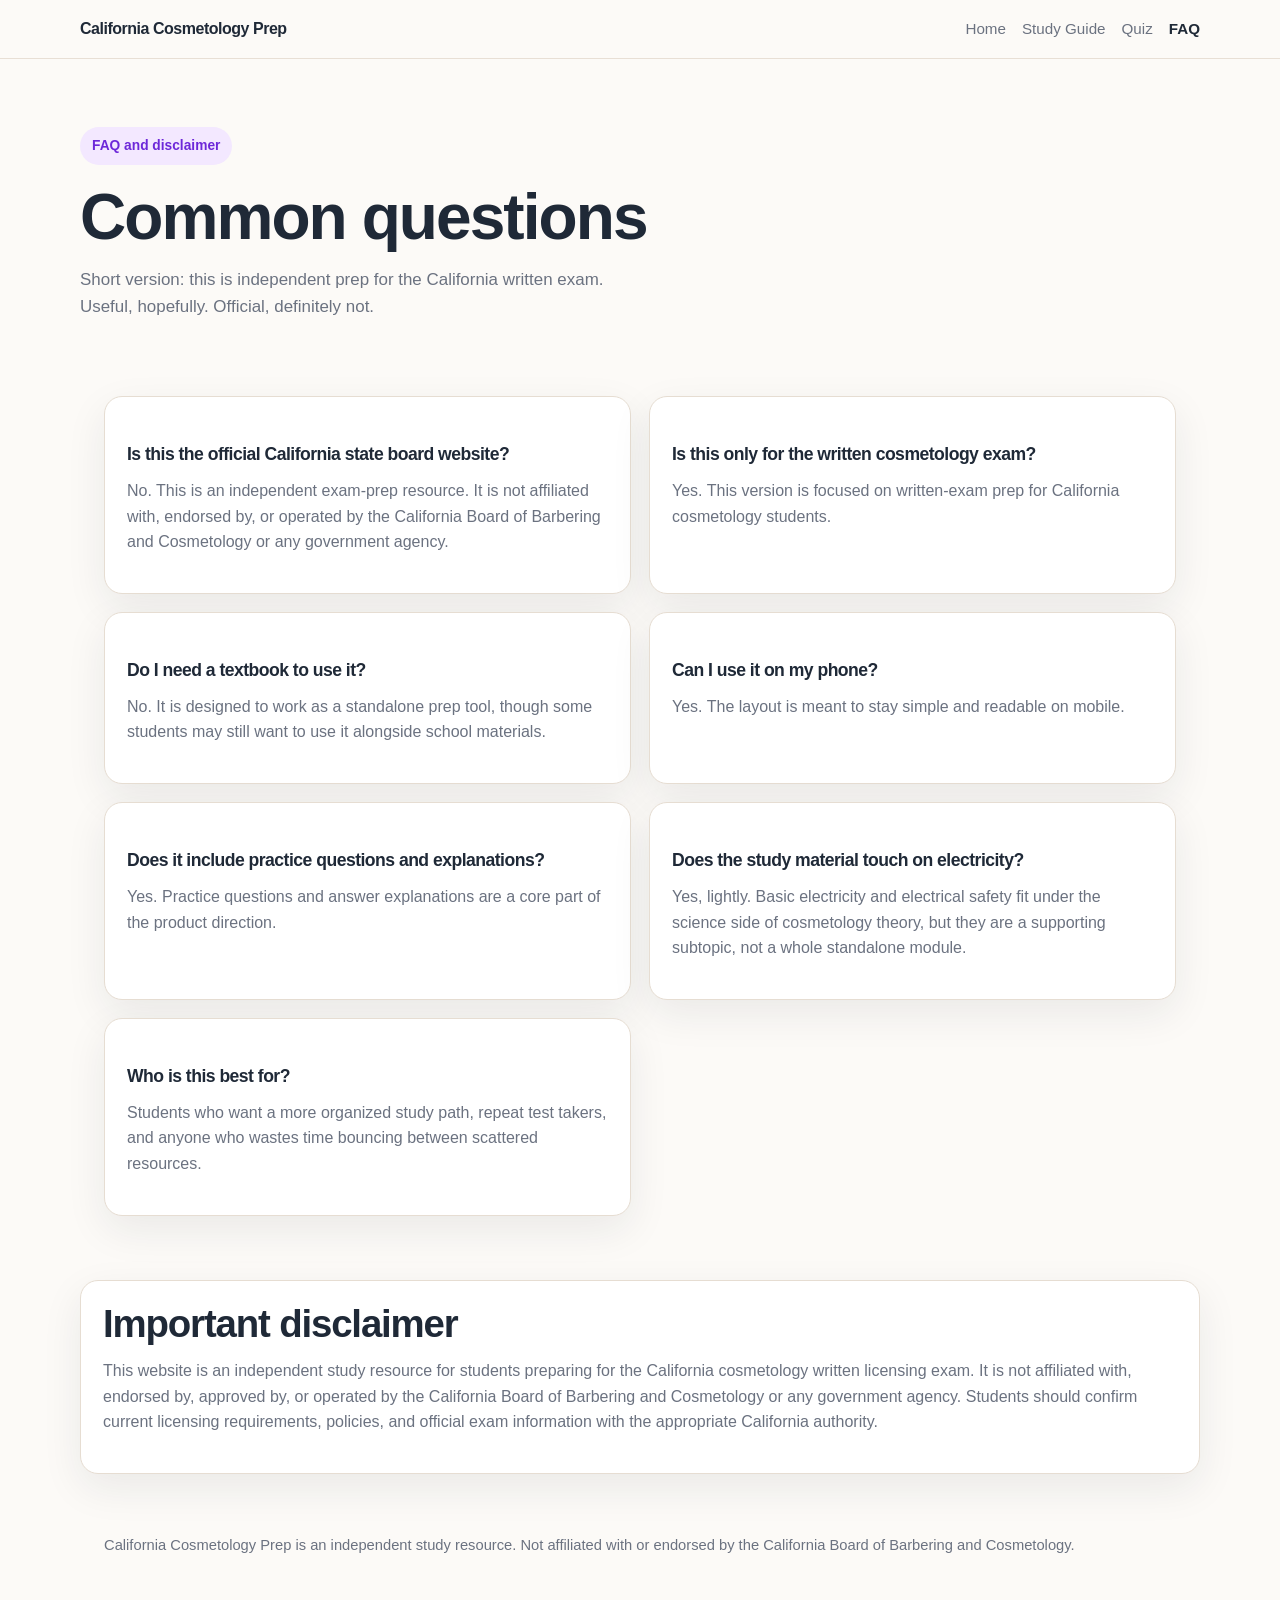
<file: site/faq.html>
<!doctype html>
<html lang="en">
<head>
  <meta charset="UTF-8" />
  <meta name="viewport" content="width=device-width, initial-scale=1.0" />
  <title>FAQ | California Cosmetology Prep</title>
  <link rel="stylesheet" href="styles.css" />
</head>
<body>
  <header class="topbar">
    <div class="wrap topbar-inner">
      <a class="brand" href="index.html">California Cosmetology Prep</a>
      <nav class="nav" aria-label="Main navigation">
        <a href="index.html">Home</a>
        <a href="study-guide.html">Study Guide</a>
        <a href="quiz.html">Quiz</a>
        <a class="active" href="faq.html">FAQ</a>
      </nav>
    </div>
  </header>

  <main>
    <section class="wrap hero-simple">
      <div class="eyebrow">FAQ and disclaimer</div>
      <h1>Common questions</h1>
      <p class="lead">Short version: this is independent prep for the California written exam. Useful, hopefully. Official, definitely not.</p>
    </section>

    <section>
      <div class="wrap grid-2">
        <article class="faq-item">
          <h3>Is this the official California state board website?</h3>
          <p>No. This is an independent exam-prep resource. It is not affiliated with, endorsed by, or operated by the California Board of Barbering and Cosmetology or any government agency.</p>
        </article>
        <article class="faq-item">
          <h3>Is this only for the written cosmetology exam?</h3>
          <p>Yes. This version is focused on written-exam prep for California cosmetology students.</p>
        </article>
        <article class="faq-item">
          <h3>Do I need a textbook to use it?</h3>
          <p>No. It is designed to work as a standalone prep tool, though some students may still want to use it alongside school materials.</p>
        </article>
        <article class="faq-item">
          <h3>Can I use it on my phone?</h3>
          <p>Yes. The layout is meant to stay simple and readable on mobile.</p>
        </article>
        <article class="faq-item">
          <h3>Does it include practice questions and explanations?</h3>
          <p>Yes. Practice questions and answer explanations are a core part of the product direction.</p>
        </article>
        <article class="faq-item">
          <h3>Does the study material touch on electricity?</h3>
          <p>Yes, lightly. Basic electricity and electrical safety fit under the science side of cosmetology theory, but they are a supporting subtopic, not a whole standalone module.</p>
        </article>
        <article class="faq-item">
          <h3>Who is this best for?</h3>
          <p>Students who want a more organized study path, repeat test takers, and anyone who wastes time bouncing between scattered resources.</p>
        </article>
      </div>
    </section>

    <section>
      <div class="wrap notice">
        <h2>Important disclaimer</h2>
        <p>This website is an independent study resource for students preparing for the California cosmetology written licensing exam. It is not affiliated with, endorsed by, approved by, or operated by the California Board of Barbering and Cosmetology or any government agency. Students should confirm current licensing requirements, policies, and official exam information with the appropriate California authority.</p>
      </div>
    </section>
  </main>

  <footer>
    <div class="wrap">California Cosmetology Prep is an independent study resource. Not affiliated with or endorsed by the California Board of Barbering and Cosmetology.</div>
  </footer>
</body>
</html>
</file>
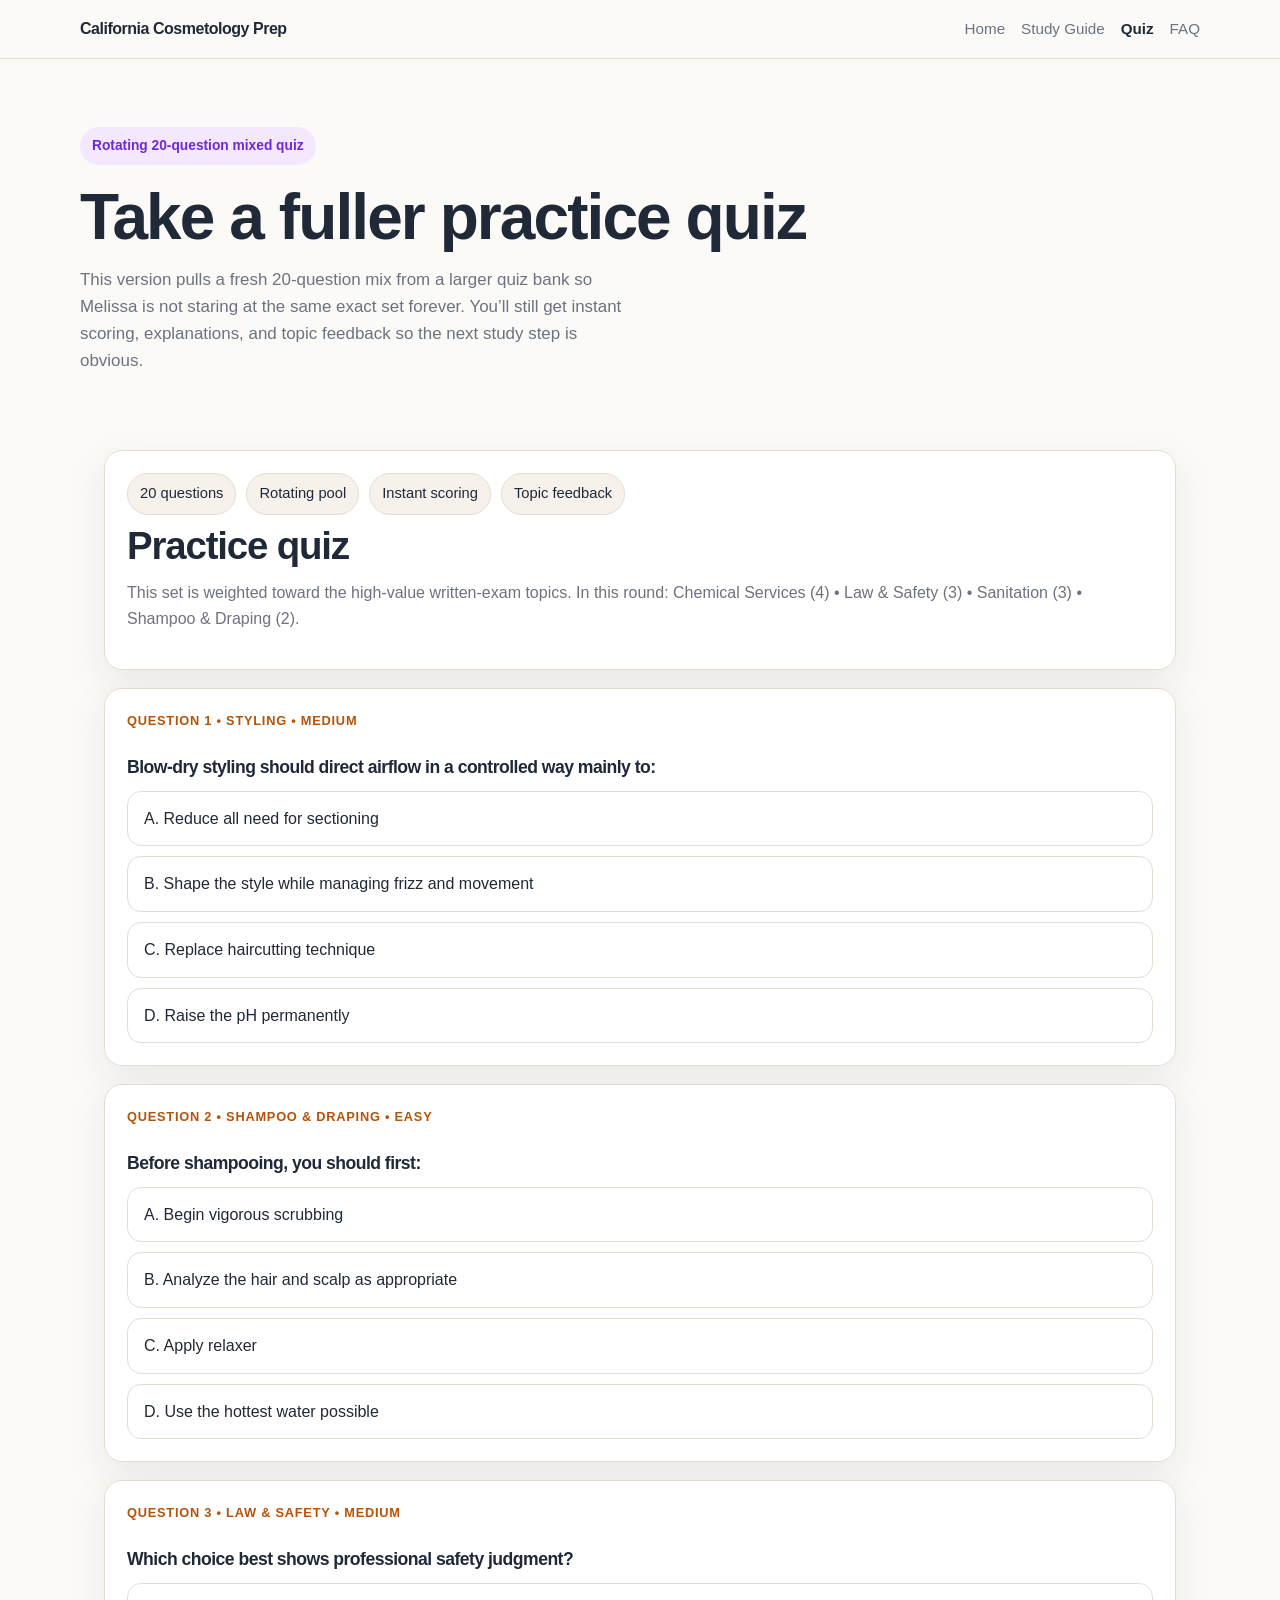
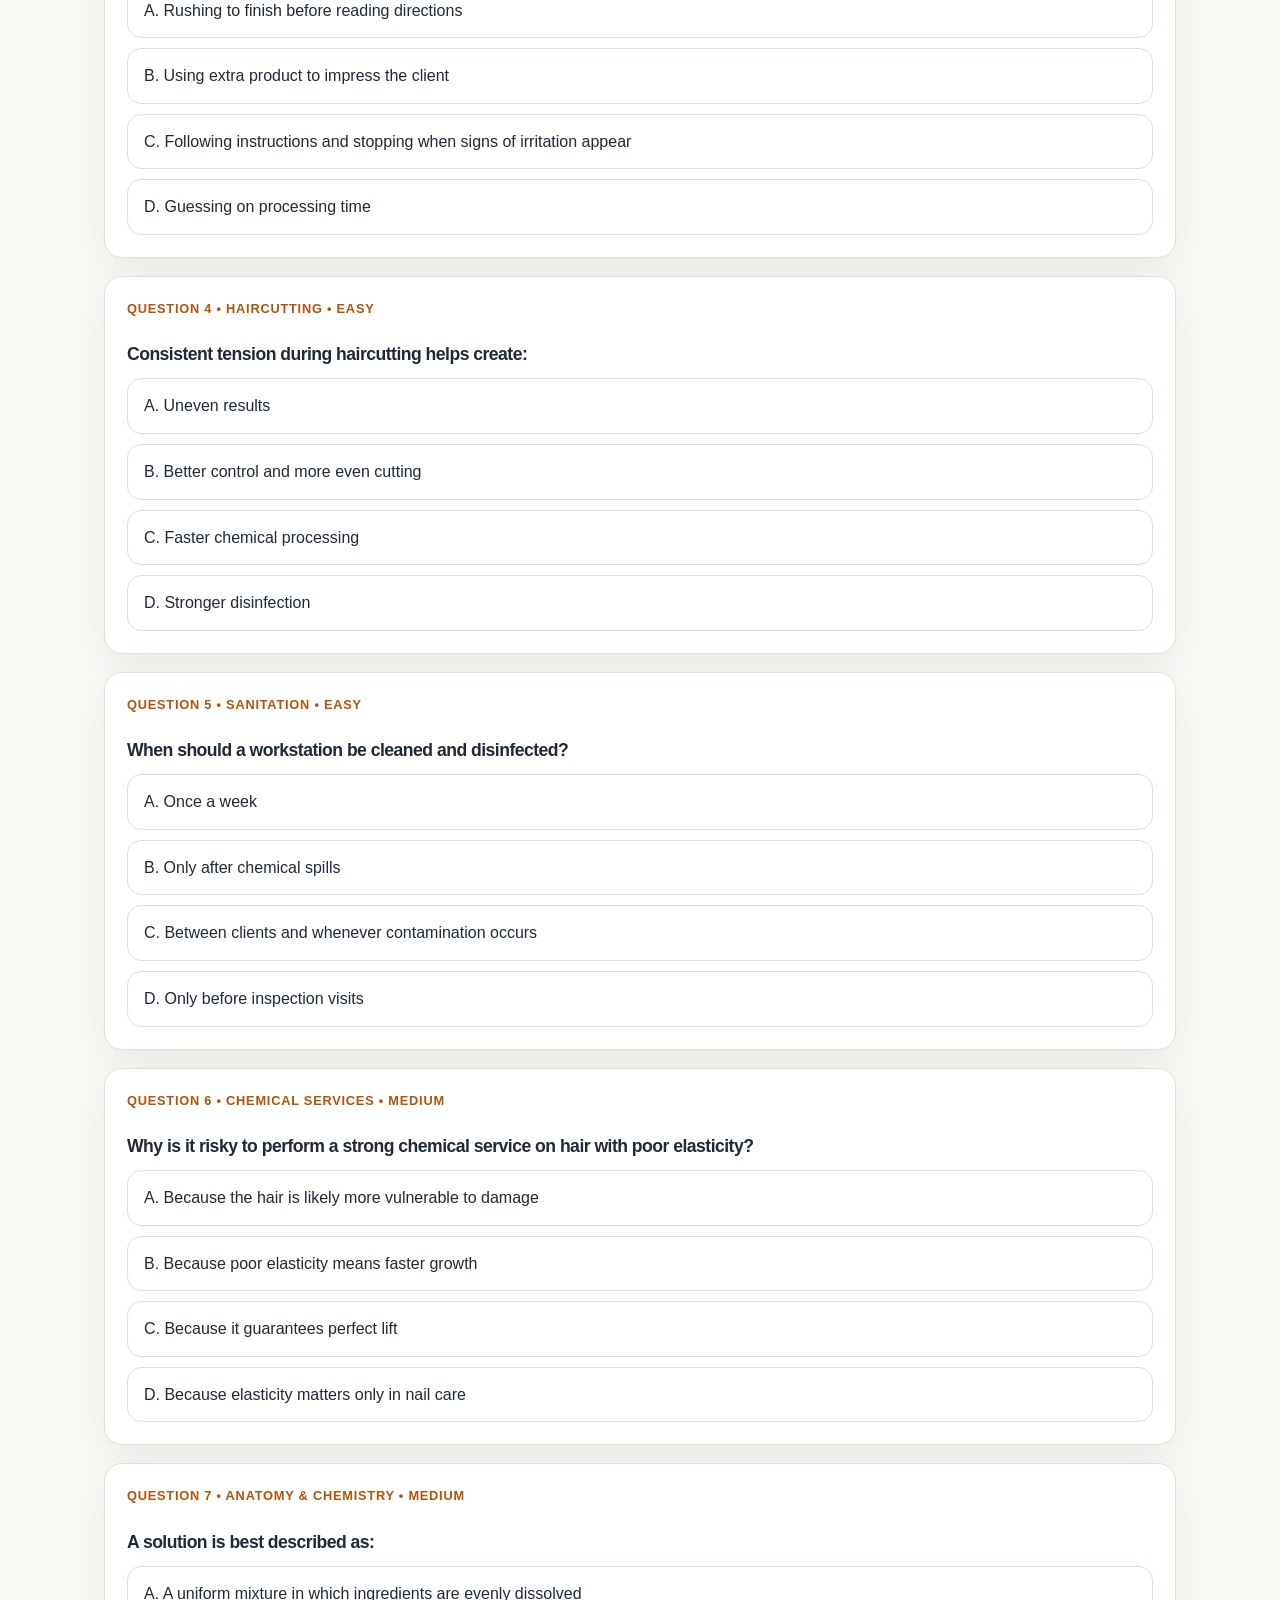
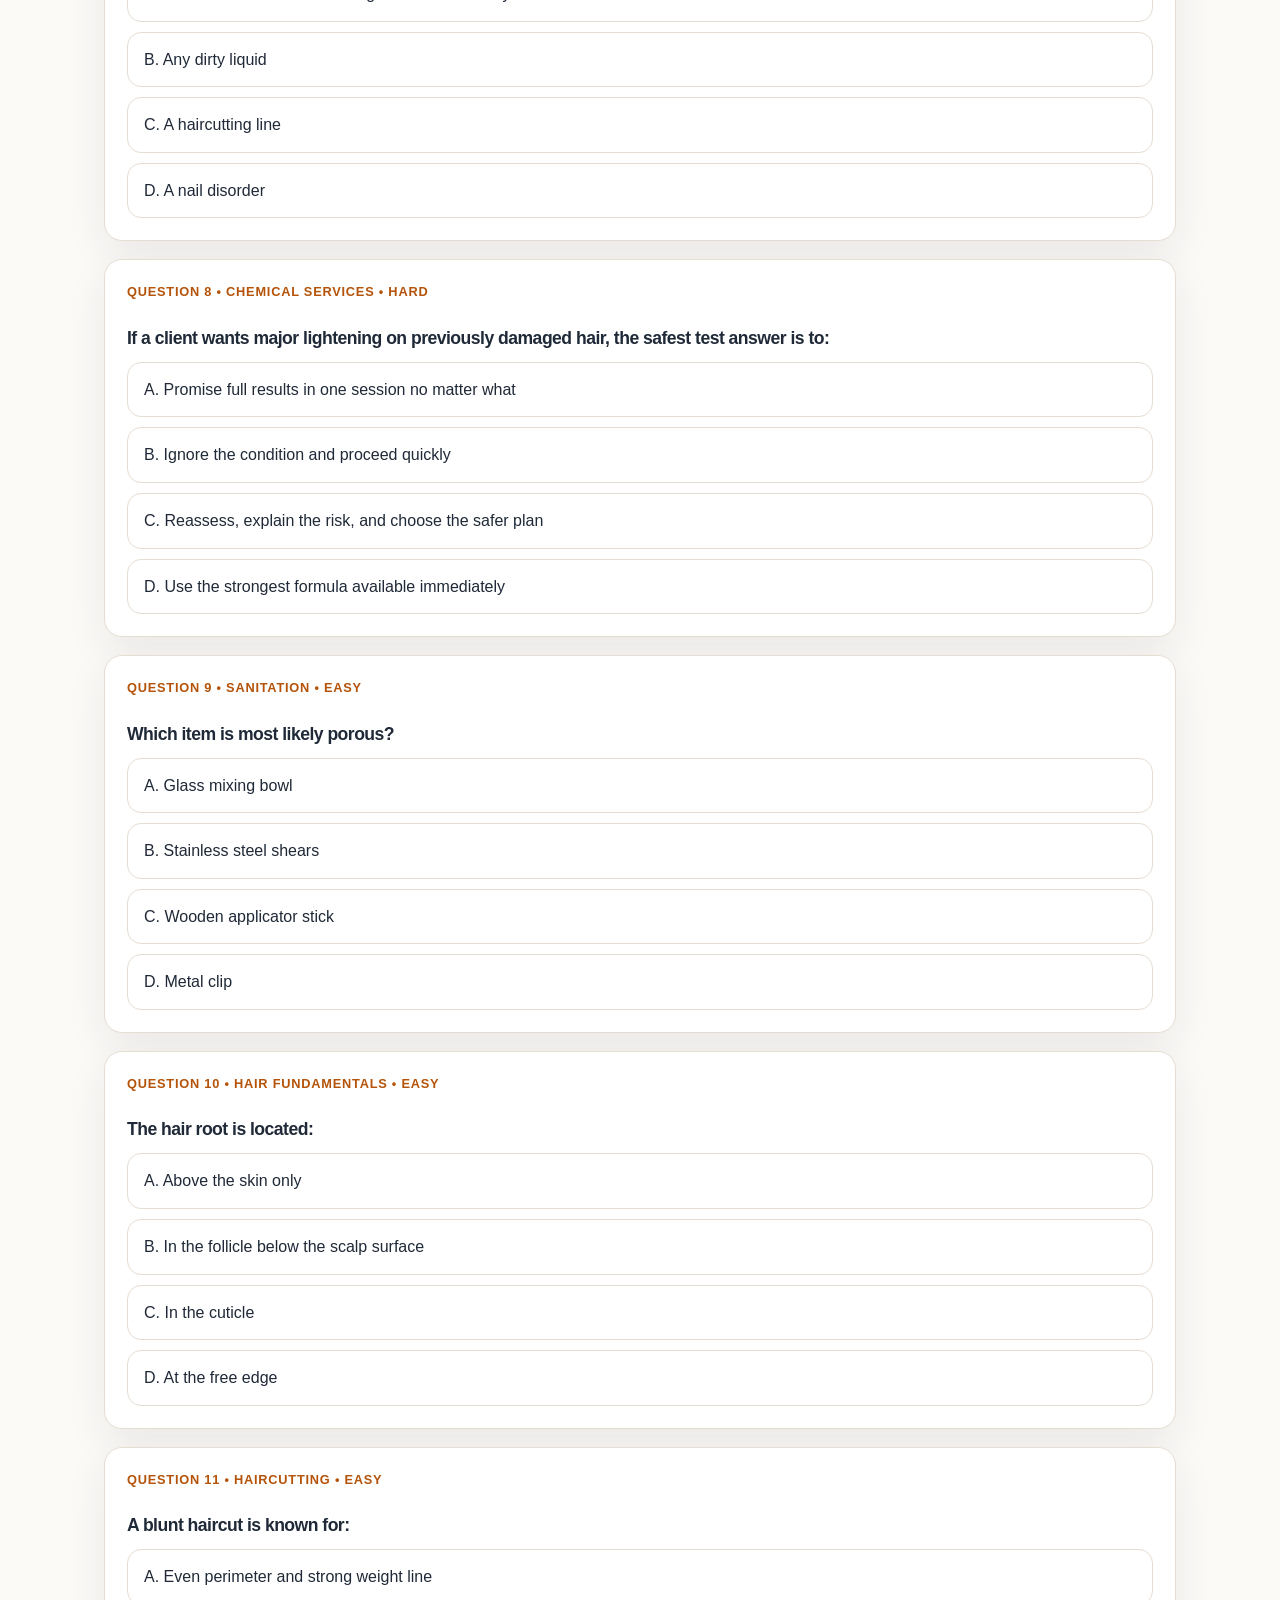
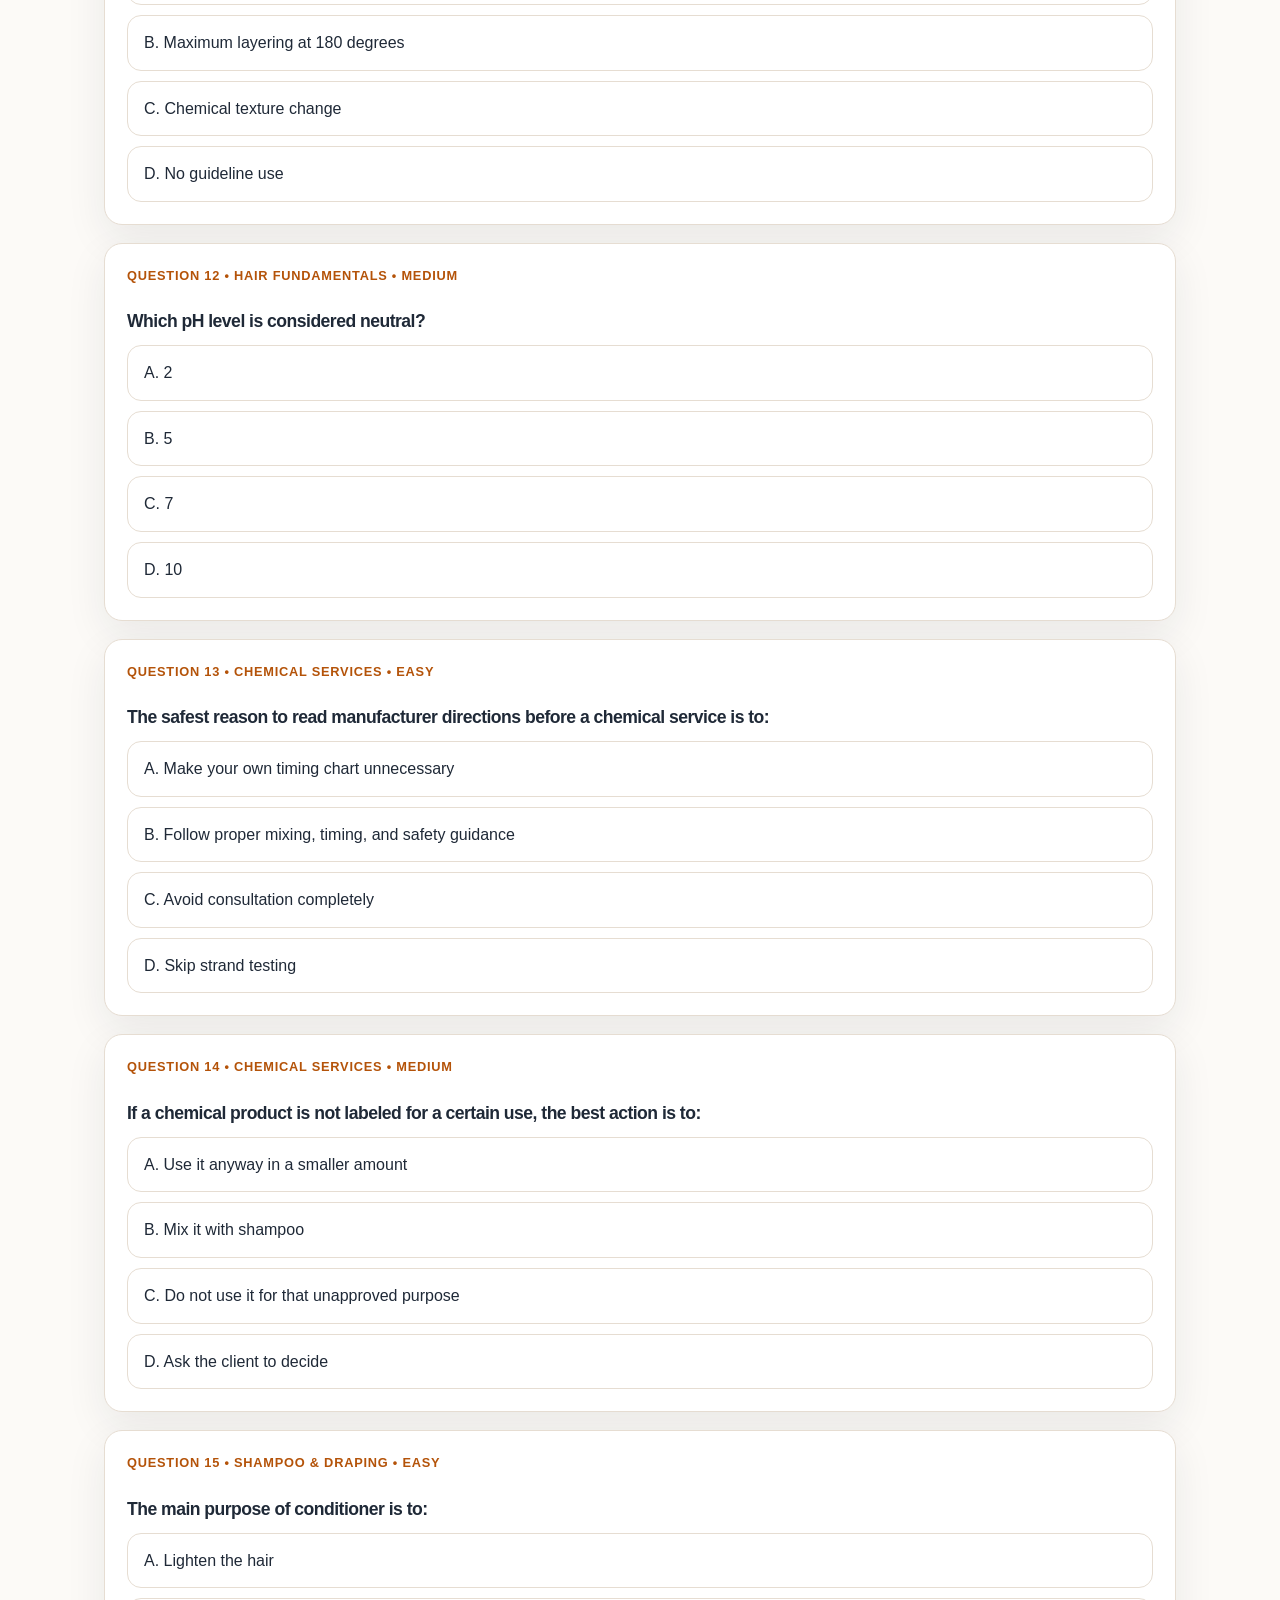
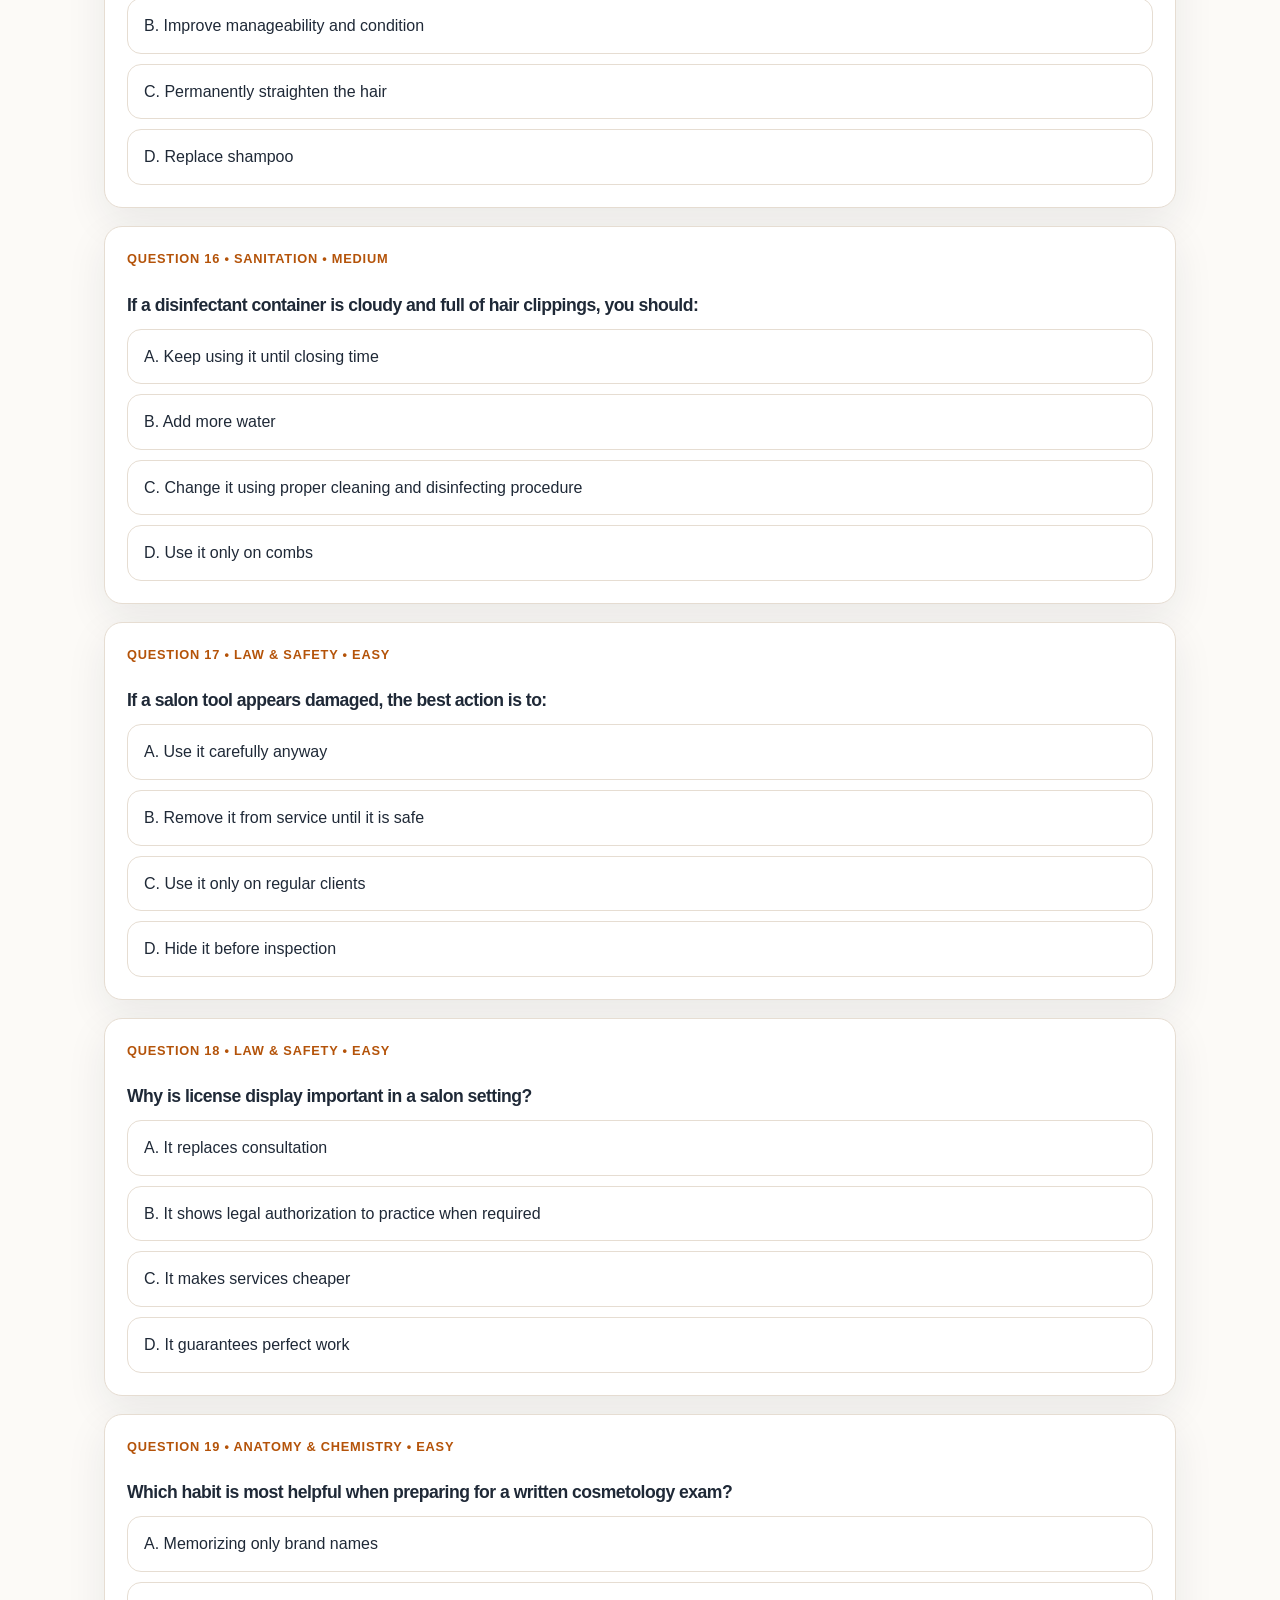
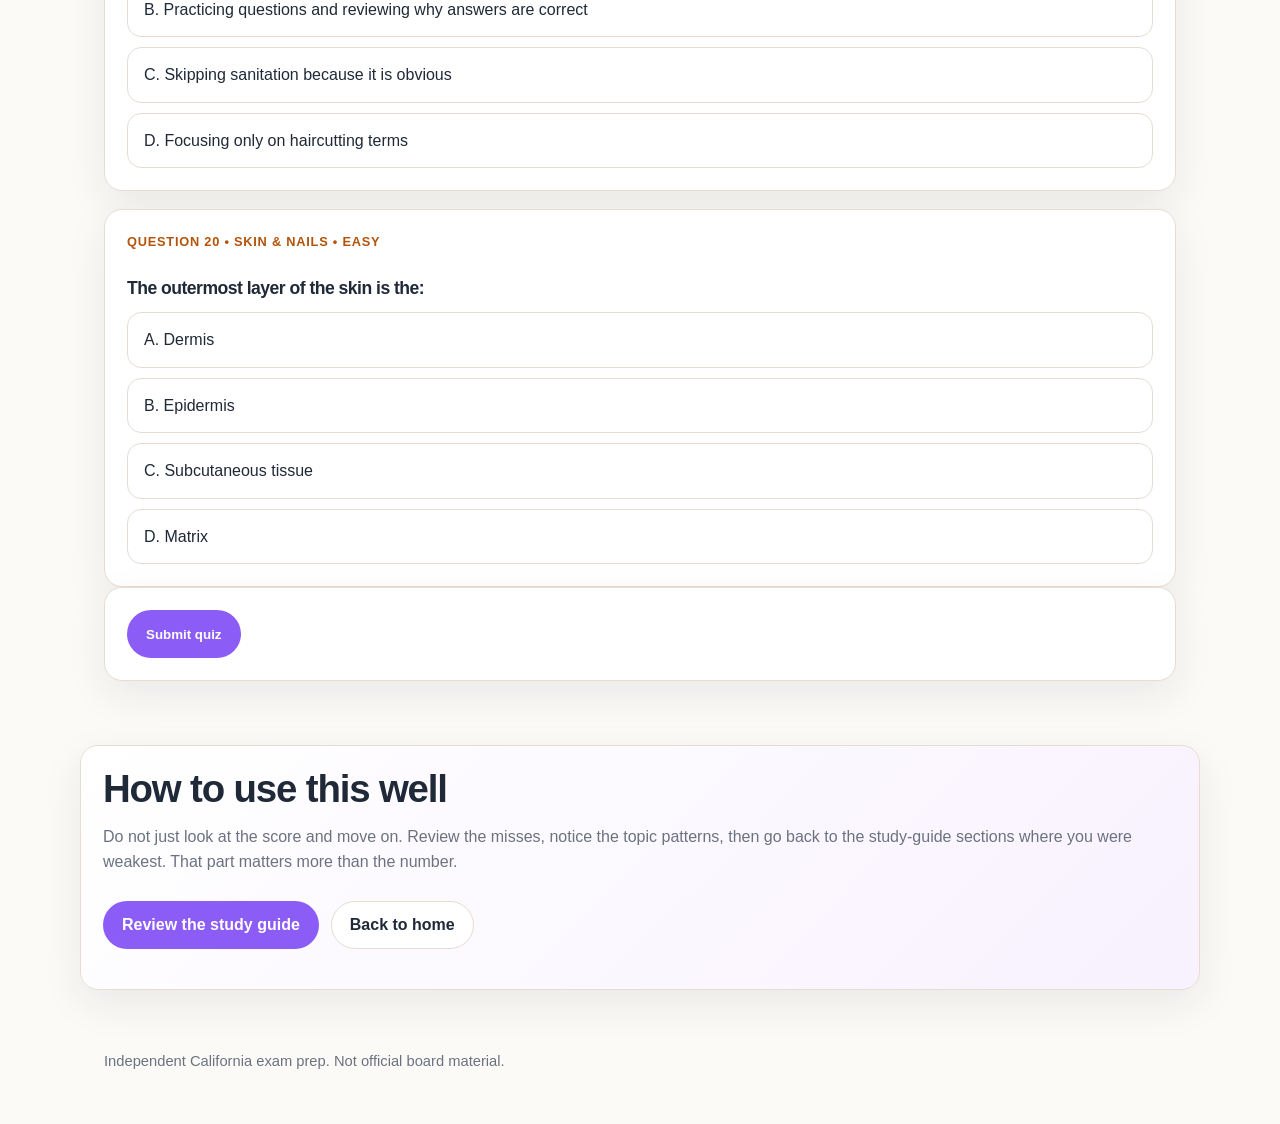
<file: site/quiz.html>
<!doctype html>
<html lang="en">
<head>
  <meta charset="UTF-8" />
  <meta name="viewport" content="width=device-width, initial-scale=1.0" />
  <title>Free Practice Quiz | California Cosmetology Prep</title>
  <link rel="stylesheet" href="styles.css" />
</head>
<body>
  <header class="topbar">
    <div class="wrap topbar-inner">
      <a class="brand" href="index.html">California Cosmetology Prep</a>
      <nav class="nav" aria-label="Main navigation">
        <a href="index.html">Home</a>
        <a href="study-guide.html">Study Guide</a>
        <a class="active" href="quiz.html">Quiz</a>
        <a href="faq.html">FAQ</a>
      </nav>
    </div>
  </header>

  <main>
    <section class="wrap hero-simple">
      <div class="eyebrow">Rotating 20-question mixed quiz</div>
      <h1>Take a fuller practice quiz</h1>
      <p class="lead">This version pulls a fresh 20-question mix from a larger quiz bank so Melissa is not staring at the same exact set forever. You’ll still get instant scoring, explanations, and topic feedback so the next study step is obvious.</p>
    </section>

    <section>
      <div class="wrap quiz-shell">
        <article class="card">
          <div class="quiz-meta">
            <span class="pill">20 questions</span>
            <span class="pill">Rotating pool</span>
            <span class="pill">Instant scoring</span>
            <span class="pill">Topic feedback</span>
          </div>
          <h2>Practice quiz</h2>
          <p id="quiz-intro">Loading a fresh mixed set...</p>
        </article>

        <form id="quiz-form"></form>

        <article class="card hidden" id="quiz-result">
          <h2>Your results</h2>
          <p id="quiz-score" class="lead"></p>
          <p id="quiz-summary"></p>
          <div id="topic-breakdown" class="grid-2"></div>
          <div class="quiz-controls" style="margin-top: 18px;">
            <button class="button button-secondary" type="button" id="new-set">Load a new set</button>
            <button class="button button-secondary" type="button" id="reset-quiz">Retake this set</button>
          </div>
        </article>
      </div>
    </section>

    <section>
      <div class="wrap cta-panel">
        <h2>How to use this well</h2>
        <p>Do not just look at the score and move on. Review the misses, notice the topic patterns, then go back to the study-guide sections where you were weakest. That part matters more than the number.</p>
        <div class="actions">
          <a class="button button-primary" href="study-guide.html">Review the study guide</a>
          <a class="button button-secondary" href="index.html">Back to home</a>
        </div>
      </div>
    </section>
  </main>

  <footer>
    <div class="wrap">Independent California exam prep. Not official board material.</div>
  </footer>

  <script>
    const topicLabels = {
      'sanitation': 'Sanitation',
      'law-and-safety': 'Law & Safety',
      'hair-fundamentals': 'Hair Fundamentals',
      'haircutting': 'Haircutting',
      'styling': 'Styling',
      'shampoo-and-draping': 'Shampoo & Draping',
      'chemical-services': 'Chemical Services',
      'skin-and-nails': 'Skin & Nails',
      'anatomy-and-chemistry': 'Anatomy & Chemistry'
    };

    const targetMix = {
      sanitation: 3,
      'law-and-safety': 3,
      'chemical-services': 4,
      'hair-fundamentals': 2,
      haircutting: 2,
      styling: 1,
      'shampoo-and-draping': 2,
      'skin-and-nails': 1,
      'anatomy-and-chemistry': 2
    };

    const form = document.getElementById('quiz-form');
    const resultBox = document.getElementById('quiz-result');
    const scoreText = document.getElementById('quiz-score');
    const summaryText = document.getElementById('quiz-summary');
    const topicBreakdown = document.getElementById('topic-breakdown');
    const introText = document.getElementById('quiz-intro');
    const resetButton = document.getElementById('reset-quiz');
    const newSetButton = document.getElementById('new-set');

    let questionBank = [];
    let currentQuestions = [];

    function shuffle(array) {
      const copy = [...array];
      for (let i = copy.length - 1; i > 0; i -= 1) {
        const j = Math.floor(Math.random() * (i + 1));
        [copy[i], copy[j]] = [copy[j], copy[i]];
      }
      return copy;
    }

    function buildQuestionSet() {
      const byTopic = {};
      questionBank.forEach((q) => {
        if (!byTopic[q.topic]) byTopic[q.topic] = [];
        byTopic[q.topic].push(q);
      });

      let selected = [];
      Object.entries(targetMix).forEach(([topic, count]) => {
        const pool = shuffle(byTopic[topic] || []);
        selected = selected.concat(pool.slice(0, count));
      });

      if (selected.length < 20) {
        const selectedIds = new Set(selected.map((q) => q.id));
        const leftovers = shuffle(questionBank.filter((q) => !selectedIds.has(q.id)));
        selected = selected.concat(leftovers.slice(0, 20 - selected.length));
      }

      return shuffle(selected).slice(0, 20);
    }

    function renderQuiz() {
      form.innerHTML = '';
      resultBox.classList.add('hidden');
      scoreText.textContent = '';
      summaryText.textContent = '';
      topicBreakdown.innerHTML = '';

      currentQuestions.forEach((question, index) => {
        const article = document.createElement('article');
        article.className = 'question';
        article.dataset.question = String(index);
        article.dataset.correct = question.correct;
        article.dataset.topic = question.topic;

        const optionsHtml = Object.entries(question.options).map(([key, value]) => {
          return `<button type="button" class="quiz-option" data-value="${key}">${key}. ${value}</button>`;
        }).join('');

        article.innerHTML = `
          <div class="kicker">Question ${index + 1} • ${topicLabels[question.topic] || question.topic} • ${question.difficulty}</div>
          <h3>${question.prompt}</h3>
          ${optionsHtml}
          <div class="quiz-feedback hidden">
            <p><strong>Correct answer:</strong> ${question.correct}</p>
            <p>${question.explanation}</p>
          </div>
          <input type="hidden" name="q${index}" value="" />
        `;

        form.appendChild(article);

        const hiddenInput = article.querySelector('input[type="hidden"]');
        const options = Array.from(article.querySelectorAll('.quiz-option'));
        options.forEach((option) => {
          option.addEventListener('click', () => {
            options.forEach((btn) => btn.classList.remove('selected'));
            option.classList.add('selected');
            hiddenInput.value = option.dataset.value;
          });
        });
      });

      const controls = document.createElement('article');
      controls.className = 'card';
      controls.innerHTML = `
        <div class="quiz-controls">
          <button class="button button-primary" type="submit">Submit quiz</button>
        </div>
      `;
      form.appendChild(controls);

      const summaryBits = {};
      currentQuestions.forEach((q) => {
        summaryBits[q.topic] = (summaryBits[q.topic] || 0) + 1;
      });
      const summary = Object.entries(summaryBits)
        .sort((a, b) => b[1] - a[1])
        .slice(0, 4)
        .map(([topic, count]) => `${topicLabels[topic] || topic} (${count})`)
        .join(' • ');
      introText.textContent = `This set is weighted toward the high-value written-exam topics. In this round: ${summary}.`;
    }

    function buildSummary(score, answered) {
      if (answered < currentQuestions.length) {
        return 'You can submit partially, but the whole point is seeing the real pattern. Finish all 20 if you want the results to mean something.';
      }
      const pct = (score / currentQuestions.length) * 100;
      if (pct >= 90) return 'Very solid. At that point the job is tightening misses, not reinventing your whole study plan.';
      if (pct >= 80) return 'Good place to be. You are close, but the weak topics still deserve deliberate review.';
      if (pct >= 70) return 'Decent base. Now turn the misses into a study list instead of just taking another quiz immediately.';
      return 'Useful result, even if it stings. Start with sanitation, law, and chemical safety. Those are high-value areas.';
    }

    function buildTopicBreakdown(stats) {
      topicBreakdown.innerHTML = '';
      Object.entries(stats)
        .sort((a, b) => (a[1].correct / a[1].total) - (b[1].correct / b[1].total))
        .forEach(([topic, data]) => {
          const pct = Math.round((data.correct / data.total) * 100);
          const card = document.createElement('div');
          card.className = 'card';
          let advice = 'Keep this warm with light review.';
          if (pct < 60) advice = 'Needs work. Review this topic next.';
          else if (pct < 80) advice = 'Pretty close. Tighten the weak spots here.';

          card.innerHTML = `
            <h3>${topicLabels[topic] || topic}</h3>
            <p><strong>${data.correct}/${data.total} correct</strong> · ${pct}%</p>
            <p>${advice}</p>
          `;
          topicBreakdown.appendChild(card);
        });
    }

    form.addEventListener('submit', (event) => {
      event.preventDefault();

      let score = 0;
      let answered = 0;
      const topicStats = {};

      Array.from(document.querySelectorAll('.question')).forEach((questionEl, index) => {
        const q = currentQuestions[index];
        const chosen = questionEl.querySelector('input[type="hidden"]').value;
        const options = Array.from(questionEl.querySelectorAll('.quiz-option'));
        const feedback = questionEl.querySelector('.quiz-feedback');

        if (!topicStats[q.topic]) topicStats[q.topic] = { correct: 0, total: 0 };
        topicStats[q.topic].total += 1;

        options.forEach((option) => {
          option.classList.remove('correct', 'incorrect');
          if (option.dataset.value === q.correct) option.classList.add('correct');
          if (chosen && option.dataset.value === chosen && chosen !== q.correct) option.classList.add('incorrect');
        });

        if (chosen) answered += 1;
        if (chosen === q.correct) {
          score += 1;
          topicStats[q.topic].correct += 1;
        }

        feedback.classList.remove('hidden');
      });

      scoreText.textContent = `${score} out of ${currentQuestions.length}`;
      summaryText.textContent = buildSummary(score, answered);
      buildTopicBreakdown(topicStats);
      resultBox.classList.remove('hidden');
      resultBox.scrollIntoView({ behavior: 'smooth', block: 'start' });
    });

    resetButton.addEventListener('click', () => renderQuiz());
    newSetButton.addEventListener('click', () => {
      currentQuestions = buildQuestionSet();
      renderQuiz();
      window.scrollTo({ top: 0, behavior: 'smooth' });
    });

    fetch('quiz-data-rotation.json')
      .then((response) => response.json())
      .then((data) => {
        questionBank = data;
        currentQuestions = buildQuestionSet();
        renderQuiz();
      })
      .catch(() => {
        introText.textContent = 'The rotating quiz bank failed to load. Refresh and try again.';
      });
  </script>
</body>
</html>
</file>
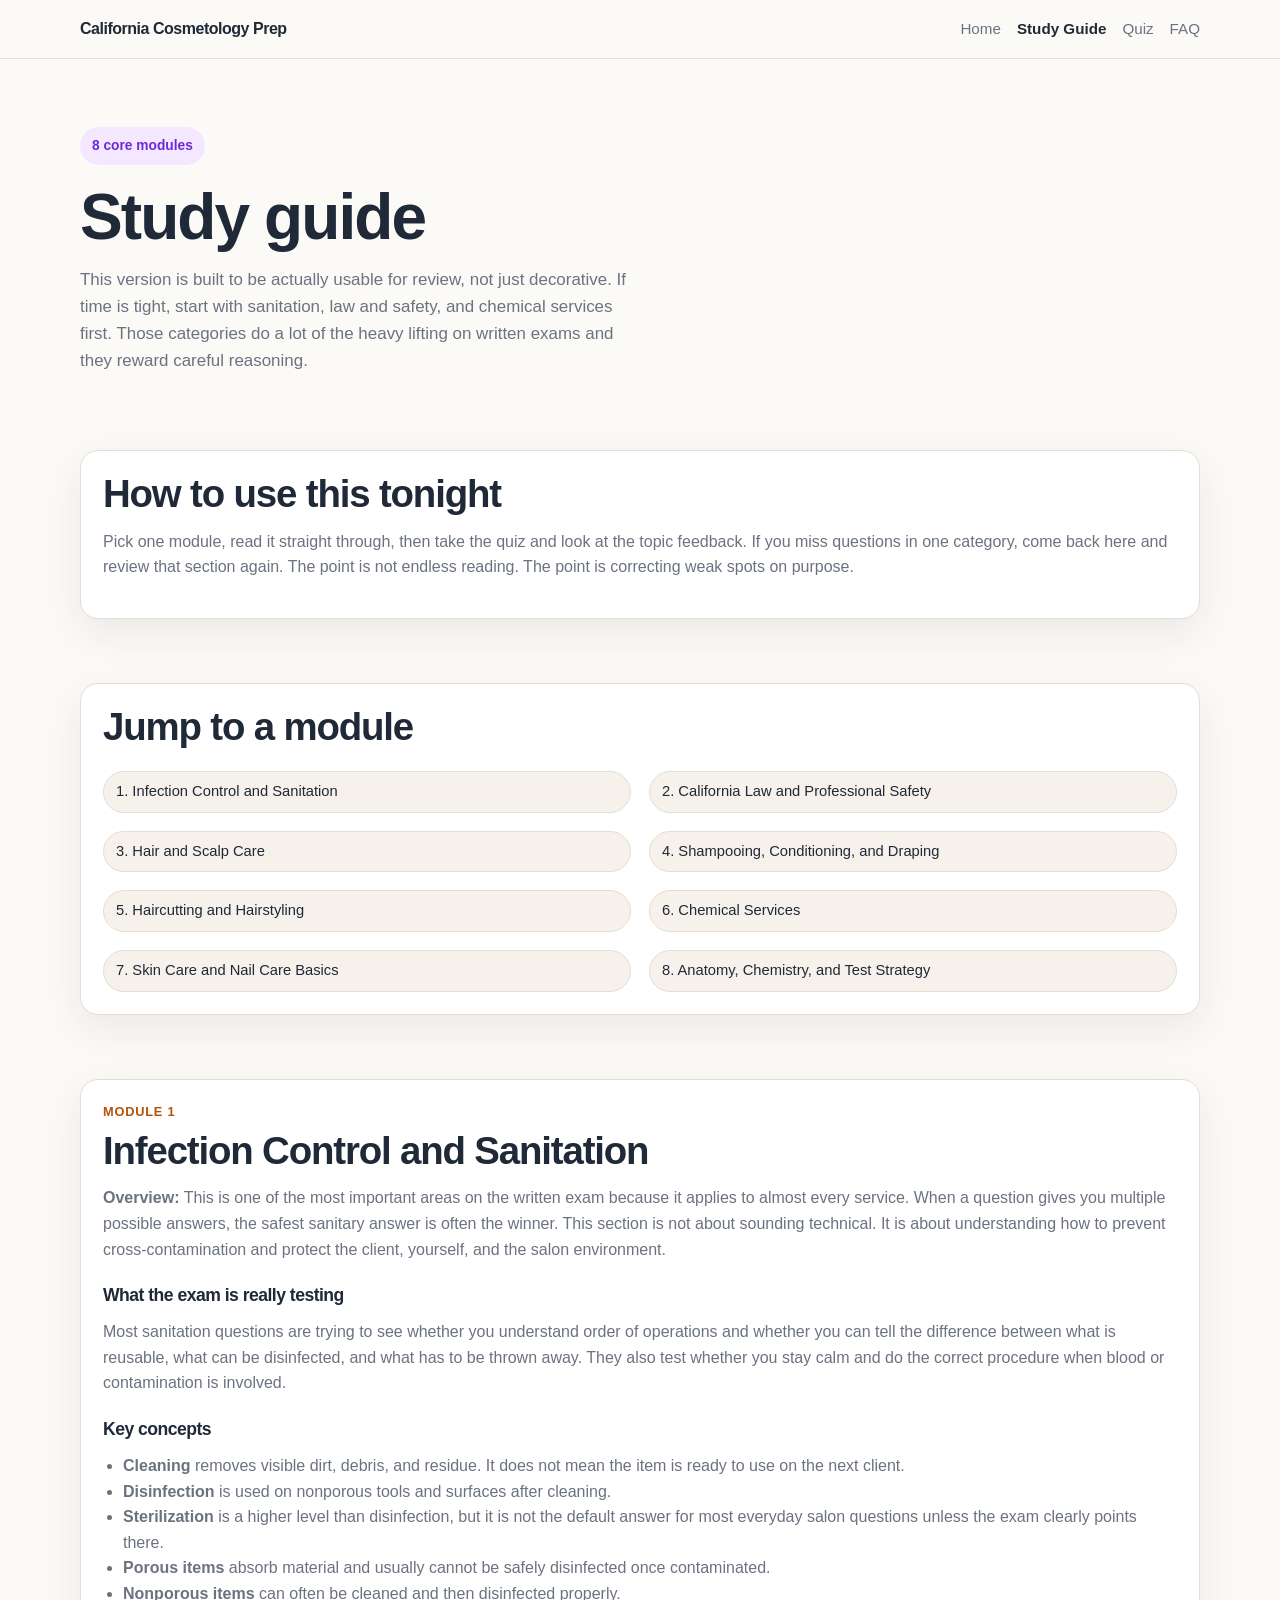
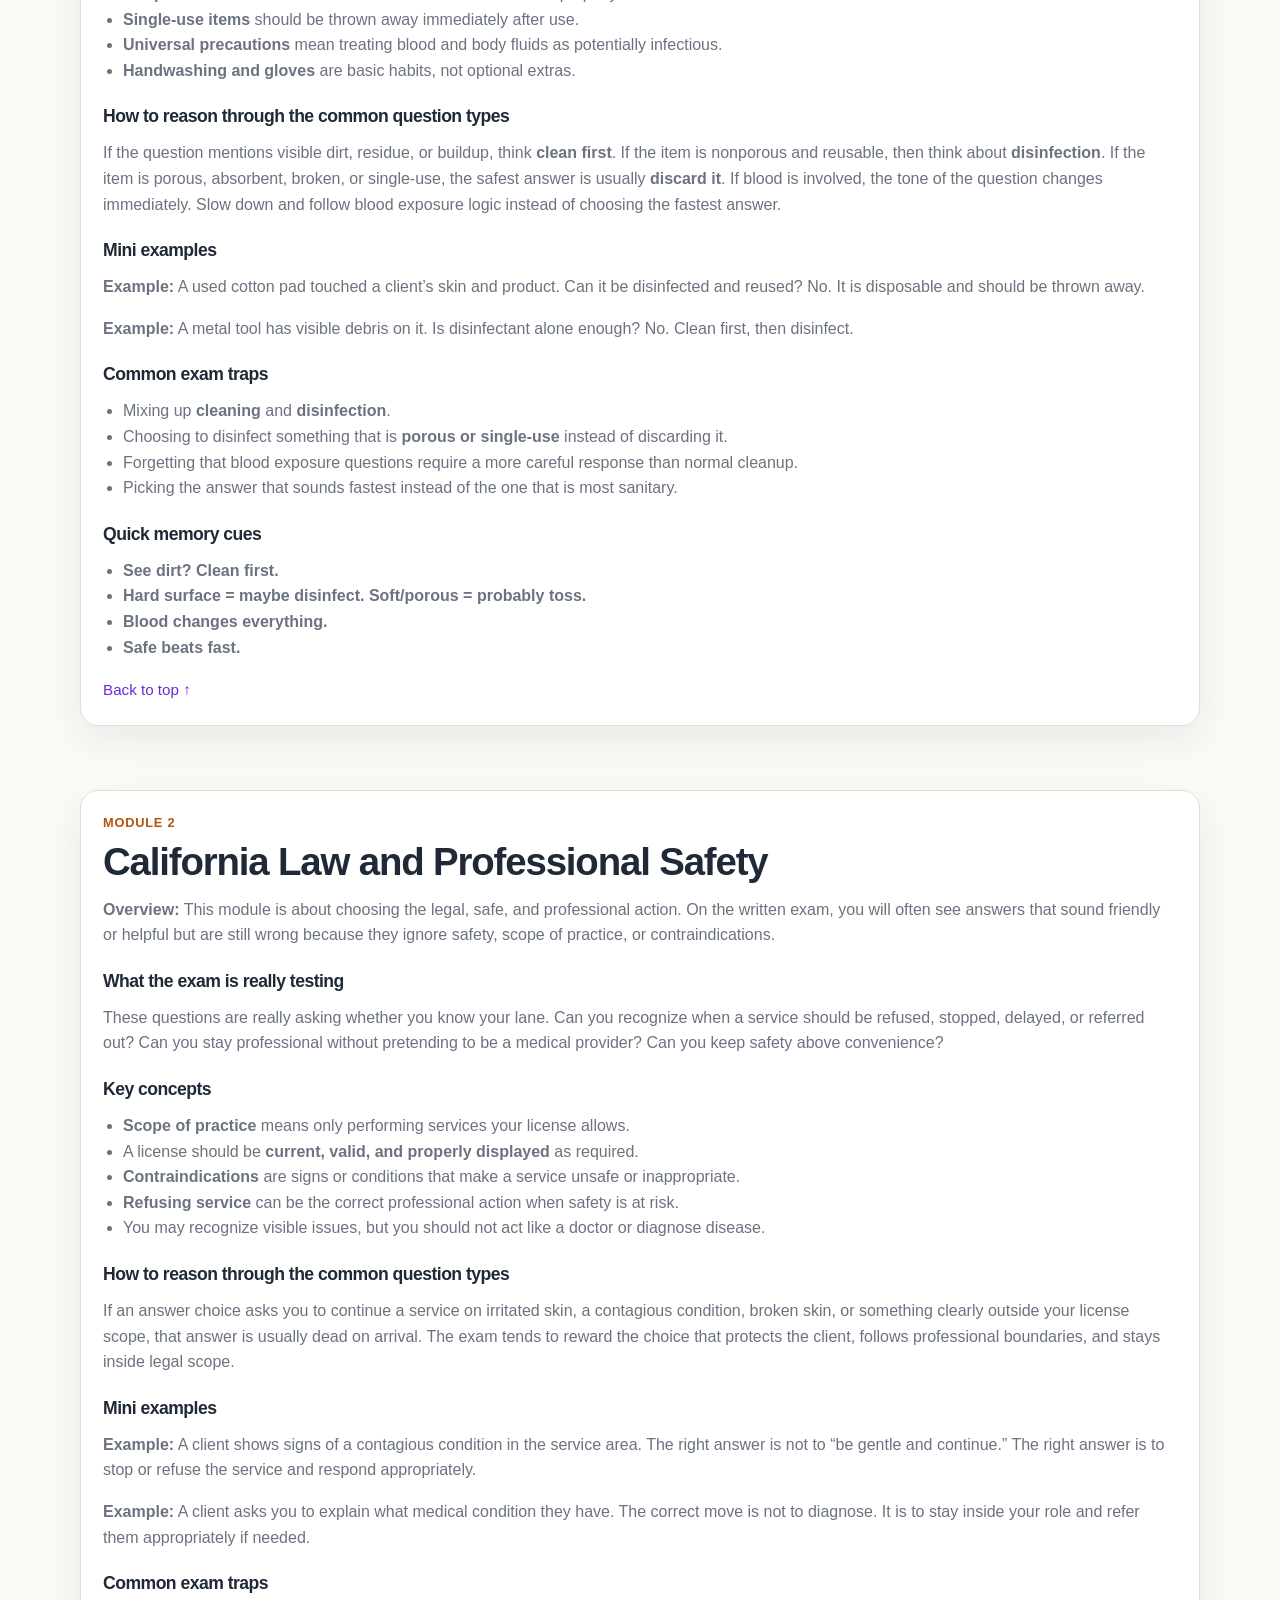
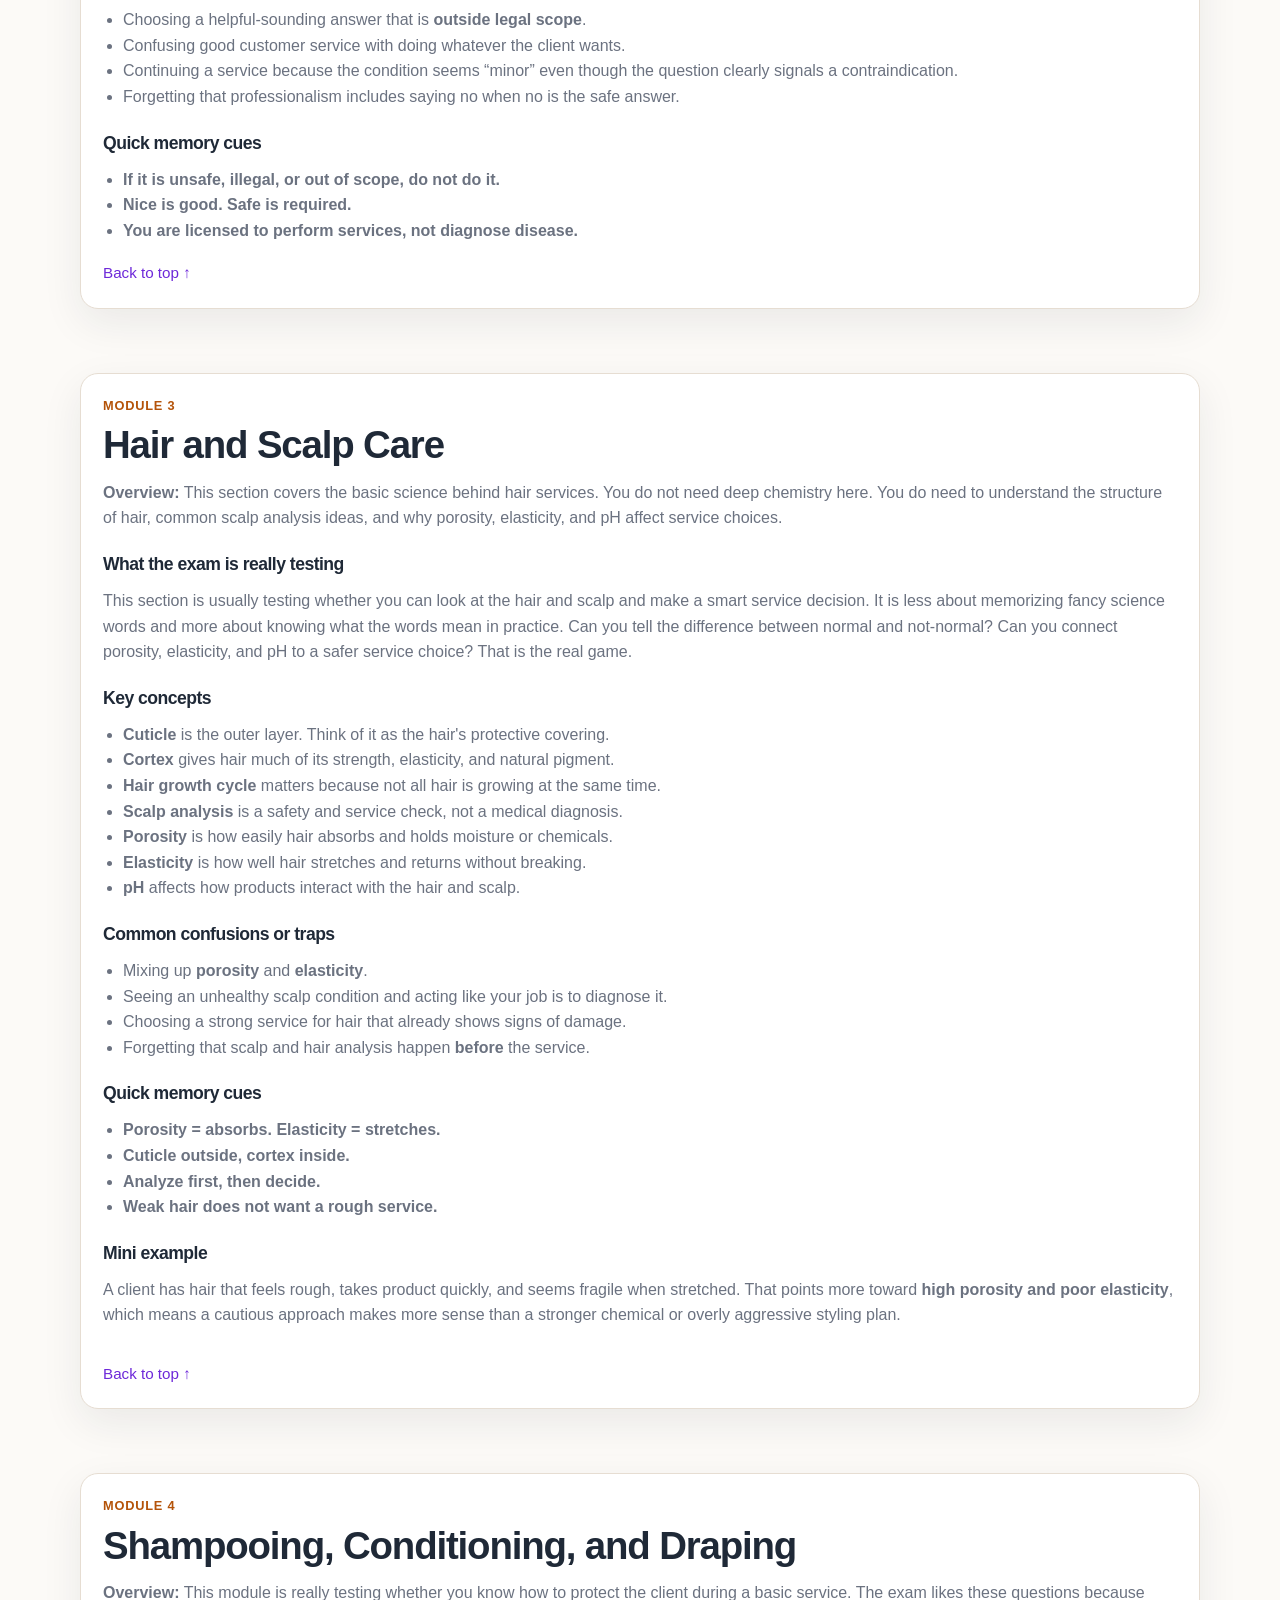
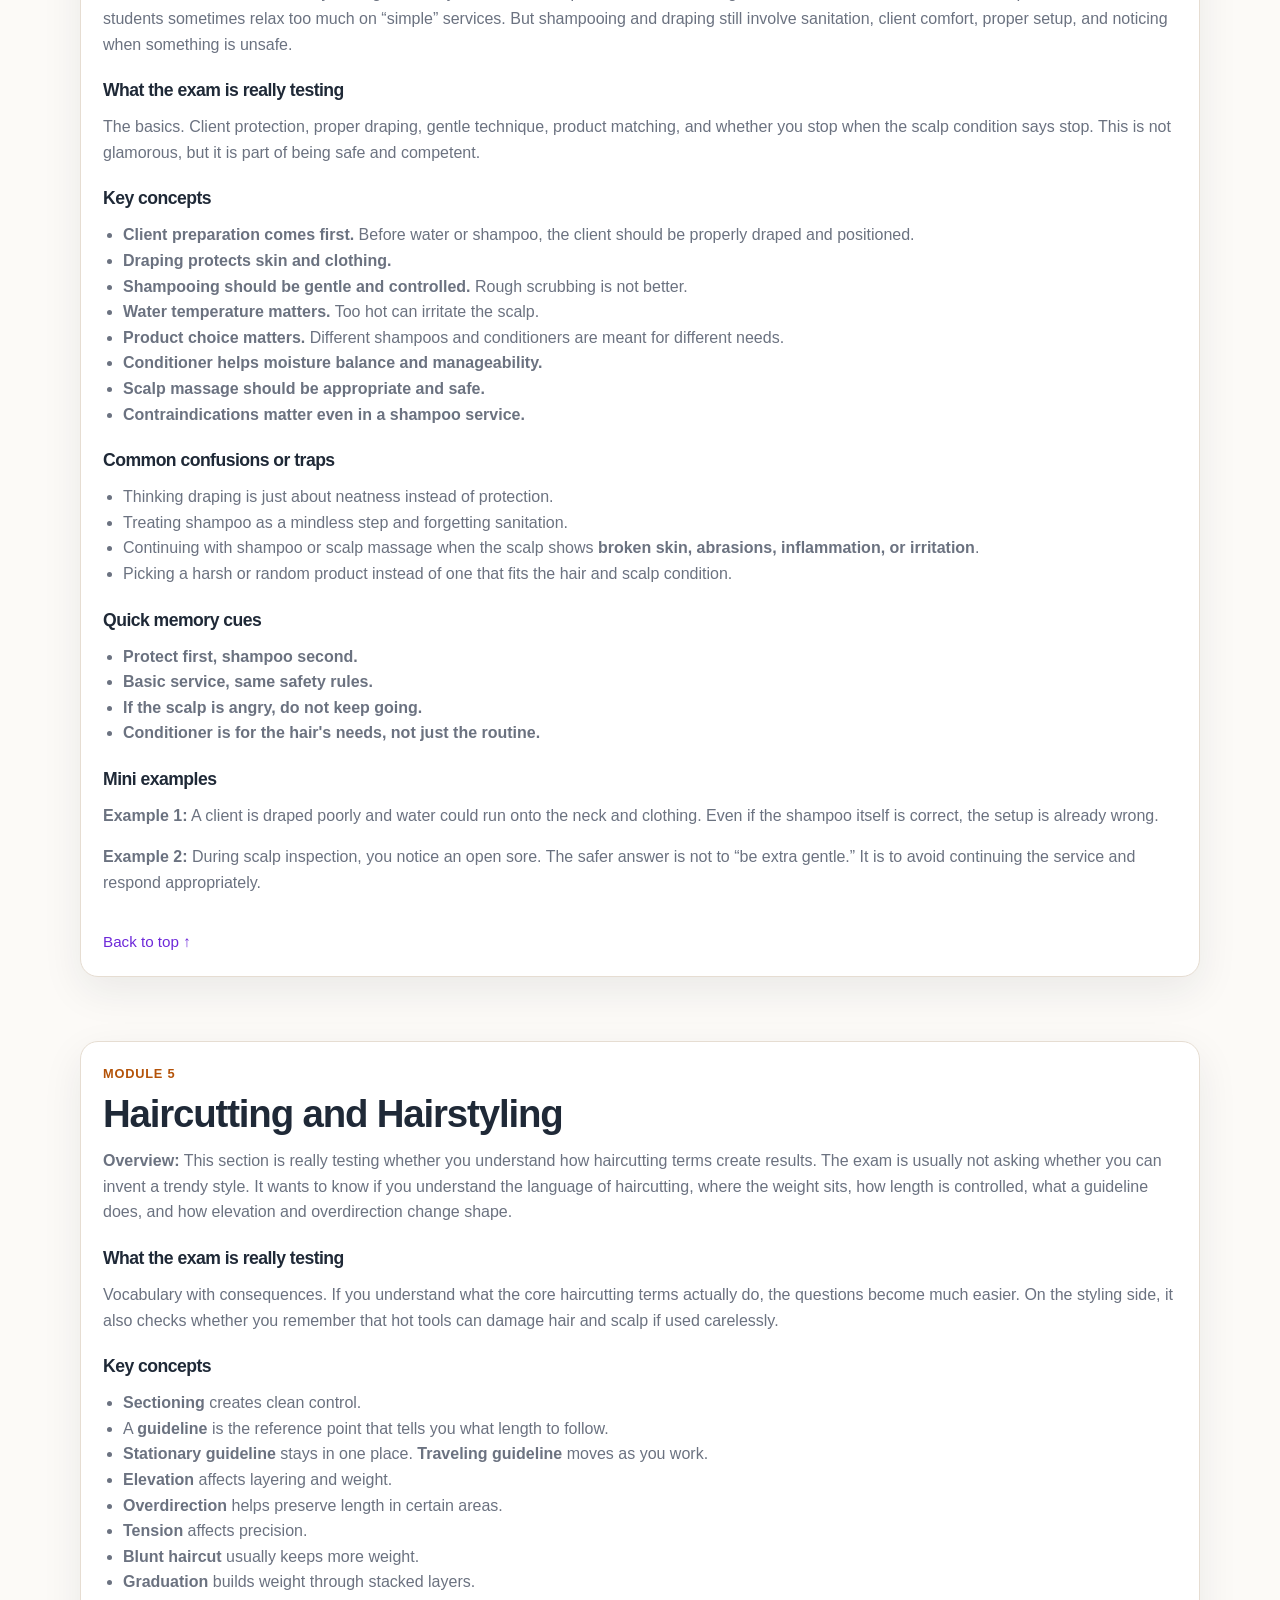
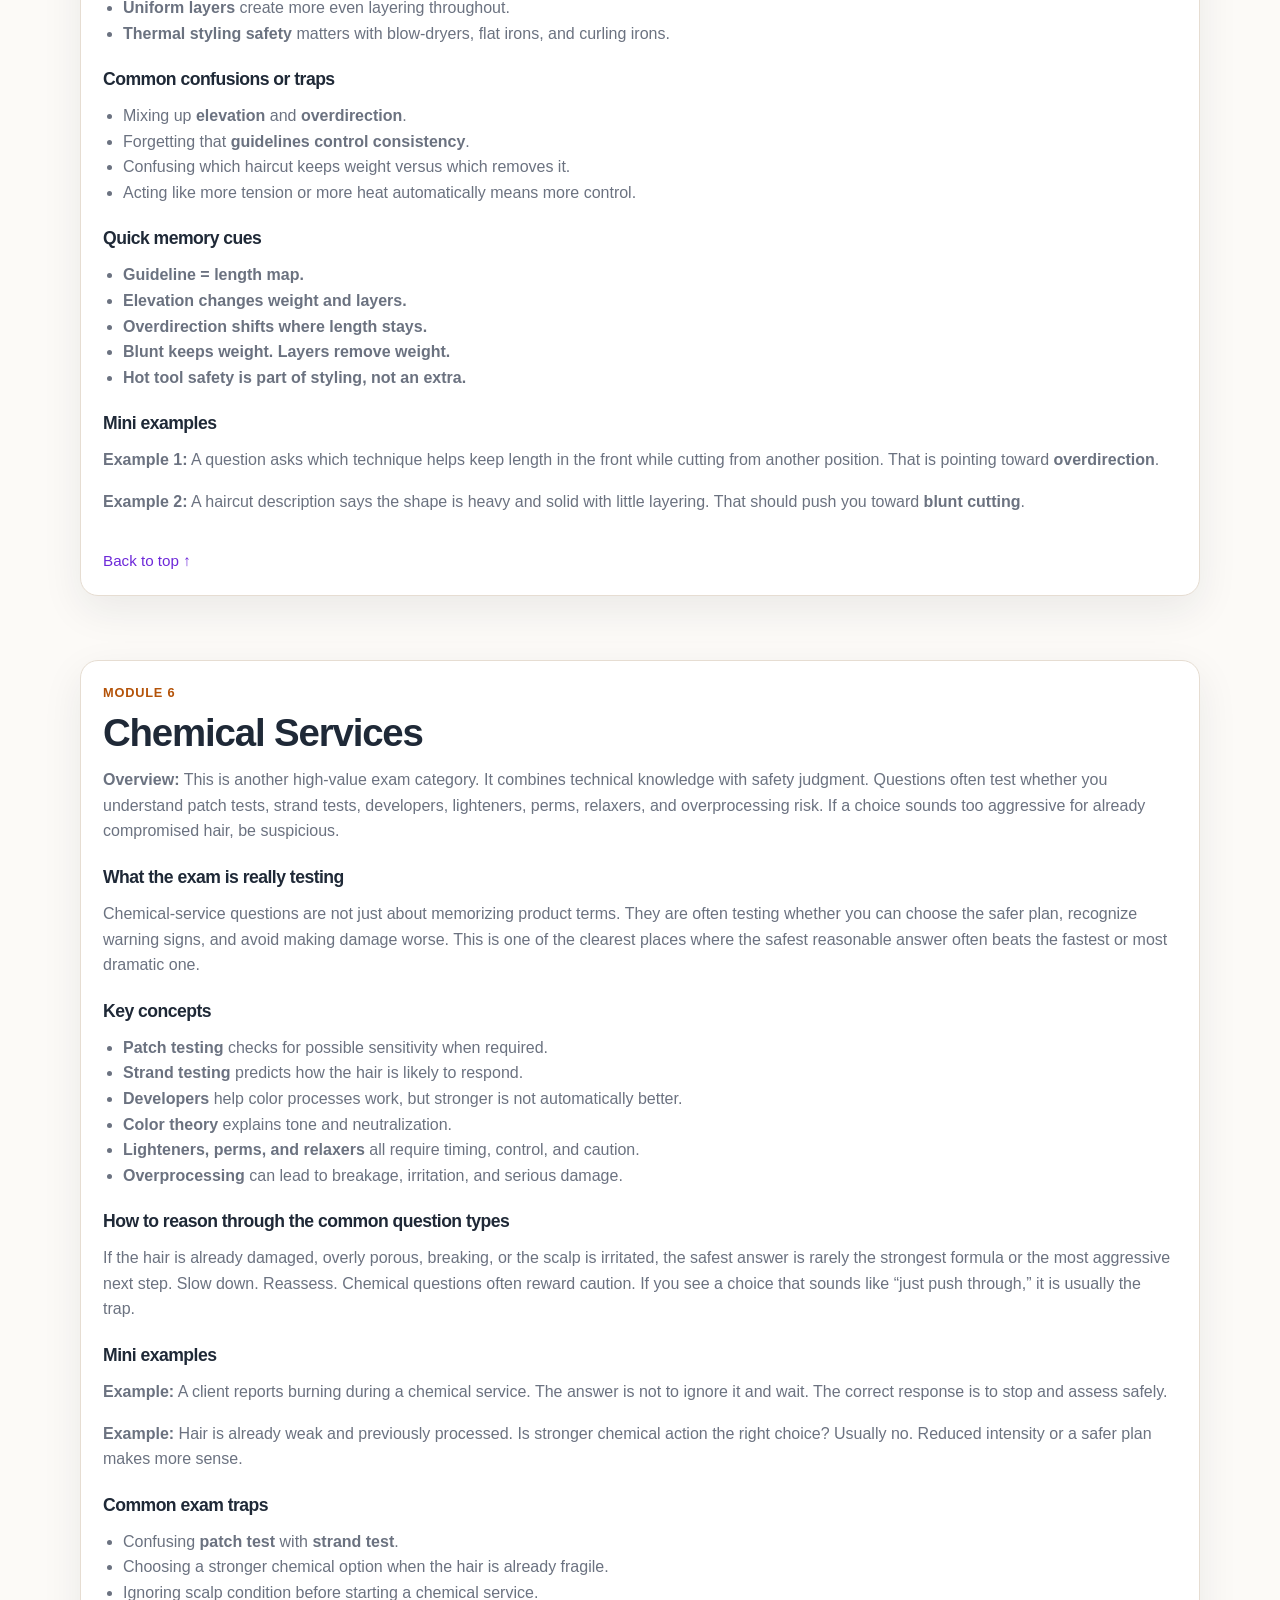
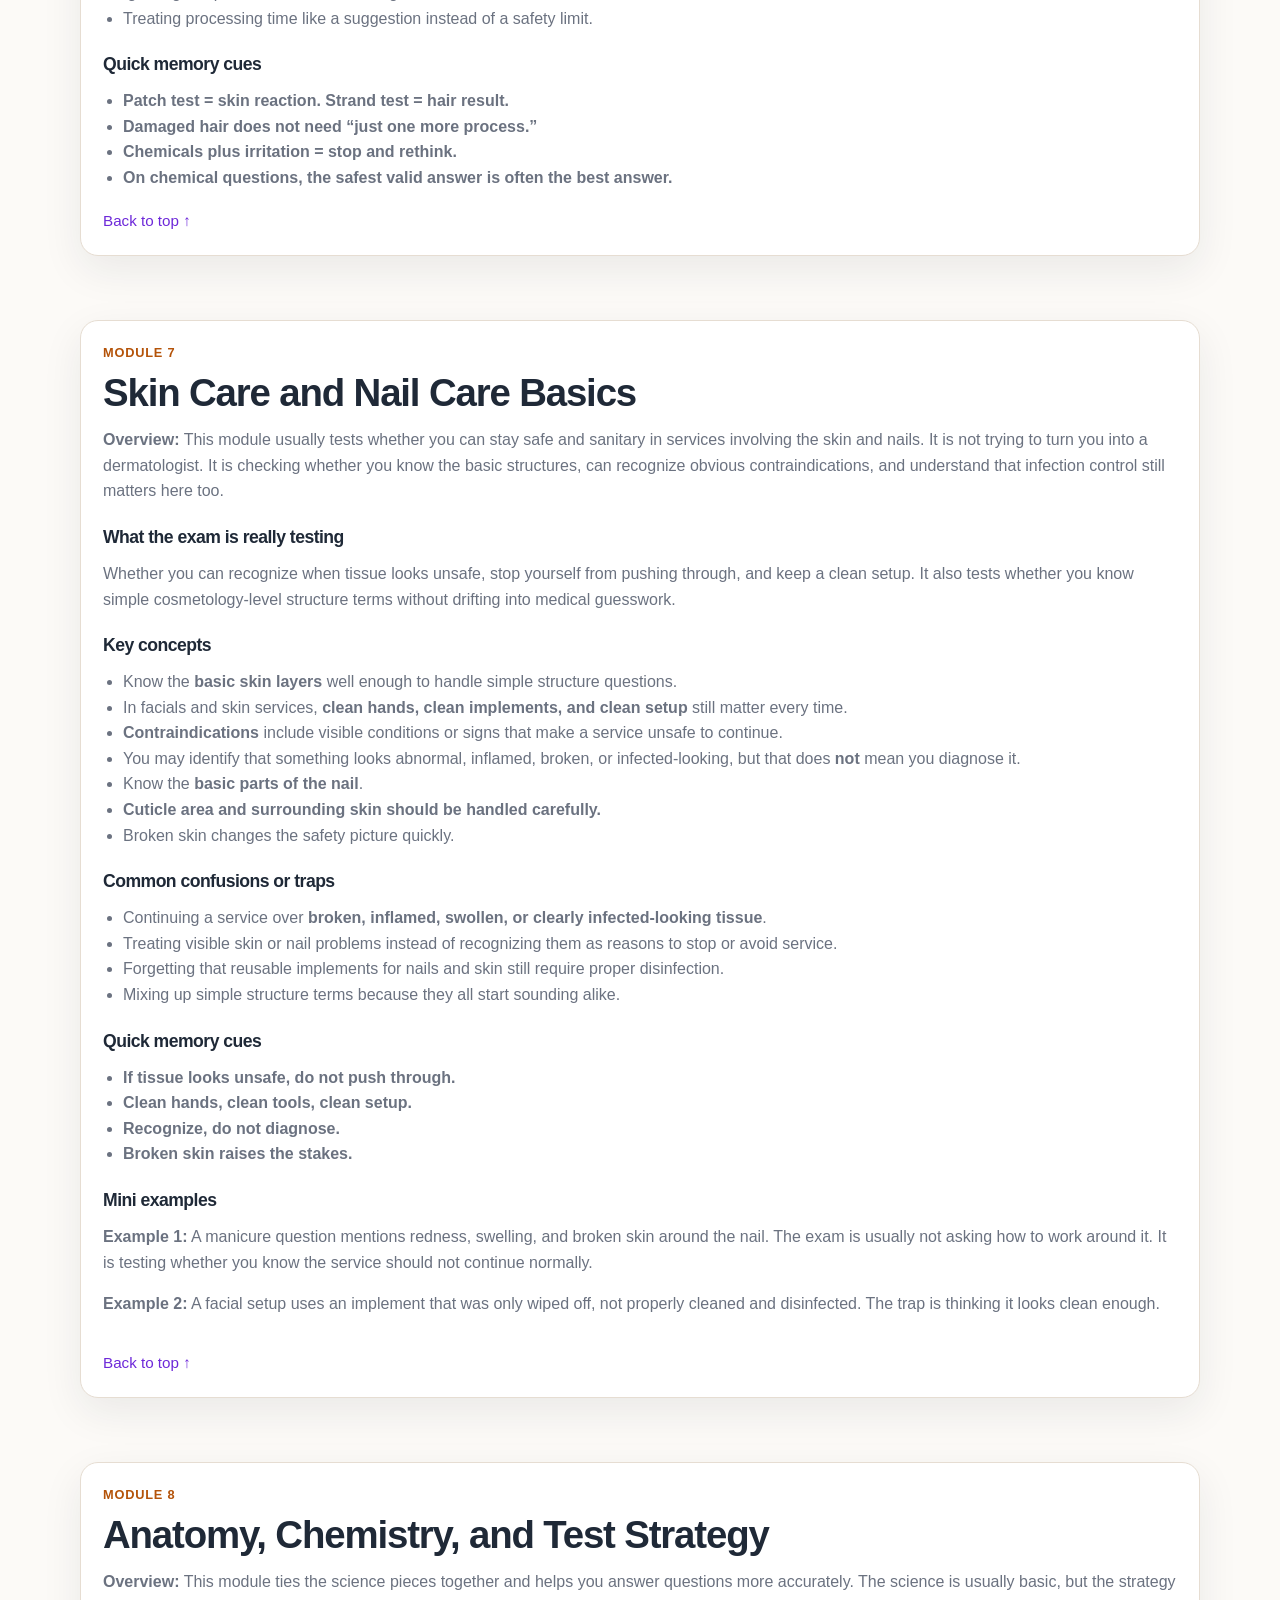
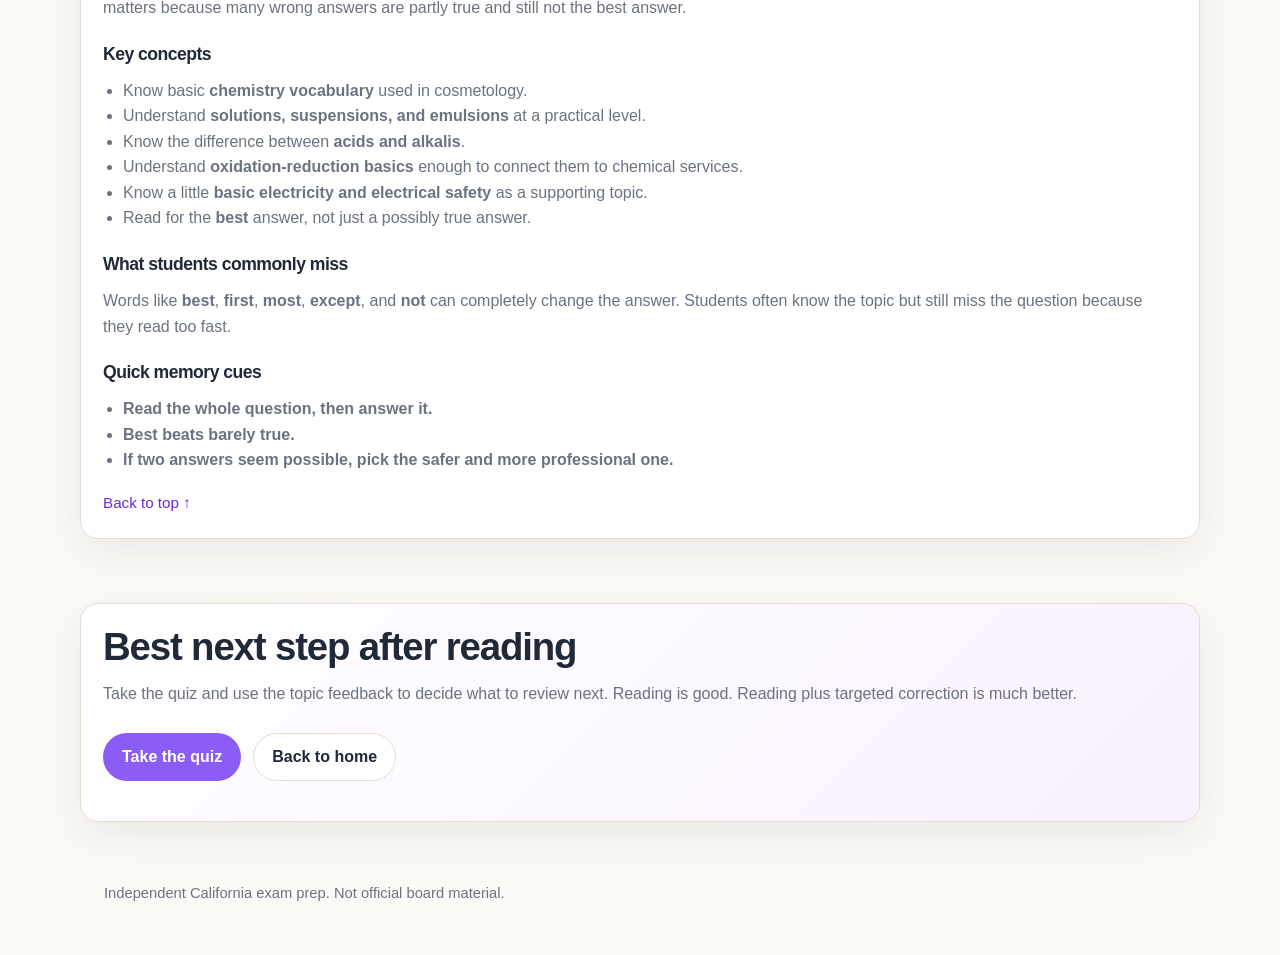
<file: site/study-guide.html>
<!doctype html>
<html lang="en">
<head>
  <meta charset="UTF-8" />
  <meta name="viewport" content="width=device-width, initial-scale=1.0" />
  <title>Study Guide | California Cosmetology Prep</title>
  <link rel="stylesheet" href="styles.css" />
</head>
<body>
  <header class="topbar" id="top">
    <div class="wrap topbar-inner">
      <a class="brand" href="index.html">California Cosmetology Prep</a>
      <nav class="nav" aria-label="Main navigation">
        <a href="index.html">Home</a>
        <a class="active" href="study-guide.html">Study Guide</a>
        <a href="quiz.html">Quiz</a>
        <a href="faq.html">FAQ</a>
      </nav>
    </div>
  </header>

  <main>
    <section class="wrap hero-simple">
      <div class="eyebrow">8 core modules</div>
      <h1>Study guide</h1>
      <p class="lead">This version is built to be actually usable for review, not just decorative. If time is tight, start with sanitation, law and safety, and chemical services first. Those categories do a lot of the heavy lifting on written exams and they reward careful reasoning.</p>
    </section>

    <section>
      <div class="wrap notice">
        <h2>How to use this tonight</h2>
        <p>Pick one module, read it straight through, then take the quiz and look at the topic feedback. If you miss questions in one category, come back here and review that section again. The point is not endless reading. The point is correcting weak spots on purpose.</p>
      </div>
    </section>

    <section>
      <div class="wrap card toc">
        <h2>Jump to a module</h2>
        <div class="grid-2">
          <a href="#module-1" class="pill">1. Infection Control and Sanitation</a>
          <a href="#module-2" class="pill">2. California Law and Professional Safety</a>
          <a href="#module-3" class="pill">3. Hair and Scalp Care</a>
          <a href="#module-4" class="pill">4. Shampooing, Conditioning, and Draping</a>
          <a href="#module-5" class="pill">5. Haircutting and Hairstyling</a>
          <a href="#module-6" class="pill">6. Chemical Services</a>
          <a href="#module-7" class="pill">7. Skin Care and Nail Care Basics</a>
          <a href="#module-8" class="pill">8. Anatomy, Chemistry, and Test Strategy</a>
        </div>
      </div>
    </section>

    <section id="module-1">
      <div class="wrap module">
        <div class="kicker">Module 1</div>
        <h2>Infection Control and Sanitation</h2>
        <p><strong>Overview:</strong> This is one of the most important areas on the written exam because it applies to almost every service. When a question gives you multiple possible answers, the safest sanitary answer is often the winner. This section is not about sounding technical. It is about understanding how to prevent cross-contamination and protect the client, yourself, and the salon environment.</p>

        <h3>What the exam is really testing</h3>
        <p>Most sanitation questions are trying to see whether you understand order of operations and whether you can tell the difference between what is reusable, what can be disinfected, and what has to be thrown away. They also test whether you stay calm and do the correct procedure when blood or contamination is involved.</p>

        <h3>Key concepts</h3>
        <ul class="list">
          <li><strong>Cleaning</strong> removes visible dirt, debris, and residue. It does not mean the item is ready to use on the next client.</li>
          <li><strong>Disinfection</strong> is used on nonporous tools and surfaces after cleaning.</li>
          <li><strong>Sterilization</strong> is a higher level than disinfection, but it is not the default answer for most everyday salon questions unless the exam clearly points there.</li>
          <li><strong>Porous items</strong> absorb material and usually cannot be safely disinfected once contaminated.</li>
          <li><strong>Nonporous items</strong> can often be cleaned and then disinfected properly.</li>
          <li><strong>Single-use items</strong> should be thrown away immediately after use.</li>
          <li><strong>Universal precautions</strong> mean treating blood and body fluids as potentially infectious.</li>
          <li><strong>Handwashing and gloves</strong> are basic habits, not optional extras.</li>
        </ul>

        <h3>How to reason through the common question types</h3>
        <p>If the question mentions visible dirt, residue, or buildup, think <strong>clean first</strong>. If the item is nonporous and reusable, then think about <strong>disinfection</strong>. If the item is porous, absorbent, broken, or single-use, the safest answer is usually <strong>discard it</strong>. If blood is involved, the tone of the question changes immediately. Slow down and follow blood exposure logic instead of choosing the fastest answer.</p>

        <h3>Mini examples</h3>
        <p><strong>Example:</strong> A used cotton pad touched a client’s skin and product. Can it be disinfected and reused? No. It is disposable and should be thrown away.</p>
        <p><strong>Example:</strong> A metal tool has visible debris on it. Is disinfectant alone enough? No. Clean first, then disinfect.</p>

        <h3>Common exam traps</h3>
        <ul class="list">
          <li>Mixing up <strong>cleaning</strong> and <strong>disinfection</strong>.</li>
          <li>Choosing to disinfect something that is <strong>porous or single-use</strong> instead of discarding it.</li>
          <li>Forgetting that blood exposure questions require a more careful response than normal cleanup.</li>
          <li>Picking the answer that sounds fastest instead of the one that is most sanitary.</li>
        </ul>

        <h3>Quick memory cues</h3>
        <ul class="list">
          <li><strong>See dirt? Clean first.</strong></li>
          <li><strong>Hard surface = maybe disinfect. Soft/porous = probably toss.</strong></li>
          <li><strong>Blood changes everything.</strong></li>
          <li><strong>Safe beats fast.</strong></li>
        </ul>
        <a class="back-top" href="#top">Back to top ↑</a>
      </div>
    </section>

    <section id="module-2">
      <div class="wrap module">
        <div class="kicker">Module 2</div>
        <h2>California Law and Professional Safety</h2>
        <p><strong>Overview:</strong> This module is about choosing the legal, safe, and professional action. On the written exam, you will often see answers that sound friendly or helpful but are still wrong because they ignore safety, scope of practice, or contraindications.</p>

        <h3>What the exam is really testing</h3>
        <p>These questions are really asking whether you know your lane. Can you recognize when a service should be refused, stopped, delayed, or referred out? Can you stay professional without pretending to be a medical provider? Can you keep safety above convenience?</p>

        <h3>Key concepts</h3>
        <ul class="list">
          <li><strong>Scope of practice</strong> means only performing services your license allows.</li>
          <li>A license should be <strong>current, valid, and properly displayed</strong> as required.</li>
          <li><strong>Contraindications</strong> are signs or conditions that make a service unsafe or inappropriate.</li>
          <li><strong>Refusing service</strong> can be the correct professional action when safety is at risk.</li>
          <li>You may recognize visible issues, but you should not act like a doctor or diagnose disease.</li>
        </ul>

        <h3>How to reason through the common question types</h3>
        <p>If an answer choice asks you to continue a service on irritated skin, a contagious condition, broken skin, or something clearly outside your license scope, that answer is usually dead on arrival. The exam tends to reward the choice that protects the client, follows professional boundaries, and stays inside legal scope.</p>

        <h3>Mini examples</h3>
        <p><strong>Example:</strong> A client shows signs of a contagious condition in the service area. The right answer is not to “be gentle and continue.” The right answer is to stop or refuse the service and respond appropriately.</p>
        <p><strong>Example:</strong> A client asks you to explain what medical condition they have. The correct move is not to diagnose. It is to stay inside your role and refer them appropriately if needed.</p>

        <h3>Common exam traps</h3>
        <ul class="list">
          <li>Choosing a helpful-sounding answer that is <strong>outside legal scope</strong>.</li>
          <li>Confusing good customer service with doing whatever the client wants.</li>
          <li>Continuing a service because the condition seems “minor” even though the question clearly signals a contraindication.</li>
          <li>Forgetting that professionalism includes saying no when no is the safe answer.</li>
        </ul>

        <h3>Quick memory cues</h3>
        <ul class="list">
          <li><strong>If it is unsafe, illegal, or out of scope, do not do it.</strong></li>
          <li><strong>Nice is good. Safe is required.</strong></li>
          <li><strong>You are licensed to perform services, not diagnose disease.</strong></li>
        </ul>
        <a class="back-top" href="#top">Back to top ↑</a>
      </div>
    </section>

    <section id="module-3">
      <div class="wrap module">
        <div class="kicker">Module 3</div>
        <h2>Hair and Scalp Care</h2>
        <p><strong>Overview:</strong> This section covers the basic science behind hair services. You do not need deep chemistry here. You do need to understand the structure of hair, common scalp analysis ideas, and why porosity, elasticity, and pH affect service choices.</p>

        <h3>What the exam is really testing</h3>
        <p>This section is usually testing whether you can look at the hair and scalp and make a smart service decision. It is less about memorizing fancy science words and more about knowing what the words mean in practice. Can you tell the difference between normal and not-normal? Can you connect porosity, elasticity, and pH to a safer service choice? That is the real game.</p>

        <h3>Key concepts</h3>
        <ul class="list">
          <li><strong>Cuticle</strong> is the outer layer. Think of it as the hair's protective covering.</li>
          <li><strong>Cortex</strong> gives hair much of its strength, elasticity, and natural pigment.</li>
          <li><strong>Hair growth cycle</strong> matters because not all hair is growing at the same time.</li>
          <li><strong>Scalp analysis</strong> is a safety and service check, not a medical diagnosis.</li>
          <li><strong>Porosity</strong> is how easily hair absorbs and holds moisture or chemicals.</li>
          <li><strong>Elasticity</strong> is how well hair stretches and returns without breaking.</li>
          <li><strong>pH</strong> affects how products interact with the hair and scalp.</li>
        </ul>

        <h3>Common confusions or traps</h3>
        <ul class="list">
          <li>Mixing up <strong>porosity</strong> and <strong>elasticity</strong>.</li>
          <li>Seeing an unhealthy scalp condition and acting like your job is to diagnose it.</li>
          <li>Choosing a strong service for hair that already shows signs of damage.</li>
          <li>Forgetting that scalp and hair analysis happen <strong>before</strong> the service.</li>
        </ul>

        <h3>Quick memory cues</h3>
        <ul class="list">
          <li><strong>Porosity = absorbs. Elasticity = stretches.</strong></li>
          <li><strong>Cuticle outside, cortex inside.</strong></li>
          <li><strong>Analyze first, then decide.</strong></li>
          <li><strong>Weak hair does not want a rough service.</strong></li>
        </ul>

        <h3>Mini example</h3>
        <p>A client has hair that feels rough, takes product quickly, and seems fragile when stretched. That points more toward <strong>high porosity and poor elasticity</strong>, which means a cautious approach makes more sense than a stronger chemical or overly aggressive styling plan.</p>
        <a class="back-top" href="#top">Back to top ↑</a>
      </div>
    </section>

    <section id="module-4">
      <div class="wrap module">
        <div class="kicker">Module 4</div>
        <h2>Shampooing, Conditioning, and Draping</h2>
        <p><strong>Overview:</strong> This module is really testing whether you know how to protect the client during a basic service. The exam likes these questions because students sometimes relax too much on “simple” services. But shampooing and draping still involve sanitation, client comfort, proper setup, and noticing when something is unsafe.</p>

        <h3>What the exam is really testing</h3>
        <p>The basics. Client protection, proper draping, gentle technique, product matching, and whether you stop when the scalp condition says stop. This is not glamorous, but it is part of being safe and competent.</p>

        <h3>Key concepts</h3>
        <ul class="list">
          <li><strong>Client preparation comes first.</strong> Before water or shampoo, the client should be properly draped and positioned.</li>
          <li><strong>Draping protects skin and clothing.</strong></li>
          <li><strong>Shampooing should be gentle and controlled.</strong> Rough scrubbing is not better.</li>
          <li><strong>Water temperature matters.</strong> Too hot can irritate the scalp.</li>
          <li><strong>Product choice matters.</strong> Different shampoos and conditioners are meant for different needs.</li>
          <li><strong>Conditioner helps moisture balance and manageability.</strong></li>
          <li><strong>Scalp massage should be appropriate and safe.</strong></li>
          <li><strong>Contraindications matter even in a shampoo service.</strong></li>
        </ul>

        <h3>Common confusions or traps</h3>
        <ul class="list">
          <li>Thinking draping is just about neatness instead of protection.</li>
          <li>Treating shampoo as a mindless step and forgetting sanitation.</li>
          <li>Continuing with shampoo or scalp massage when the scalp shows <strong>broken skin, abrasions, inflammation, or irritation</strong>.</li>
          <li>Picking a harsh or random product instead of one that fits the hair and scalp condition.</li>
        </ul>

        <h3>Quick memory cues</h3>
        <ul class="list">
          <li><strong>Protect first, shampoo second.</strong></li>
          <li><strong>Basic service, same safety rules.</strong></li>
          <li><strong>If the scalp is angry, do not keep going.</strong></li>
          <li><strong>Conditioner is for the hair's needs, not just the routine.</strong></li>
        </ul>

        <h3>Mini examples</h3>
        <p><strong>Example 1:</strong> A client is draped poorly and water could run onto the neck and clothing. Even if the shampoo itself is correct, the setup is already wrong.</p>
        <p><strong>Example 2:</strong> During scalp inspection, you notice an open sore. The safer answer is not to “be extra gentle.” It is to avoid continuing the service and respond appropriately.</p>
        <a class="back-top" href="#top">Back to top ↑</a>
      </div>
    </section>

    <section id="module-5">
      <div class="wrap module">
        <div class="kicker">Module 5</div>
        <h2>Haircutting and Hairstyling</h2>
        <p><strong>Overview:</strong> This section is really testing whether you understand how haircutting terms create results. The exam is usually not asking whether you can invent a trendy style. It wants to know if you understand the language of haircutting, where the weight sits, how length is controlled, what a guideline does, and how elevation and overdirection change shape.</p>

        <h3>What the exam is really testing</h3>
        <p>Vocabulary with consequences. If you understand what the core haircutting terms actually do, the questions become much easier. On the styling side, it also checks whether you remember that hot tools can damage hair and scalp if used carelessly.</p>

        <h3>Key concepts</h3>
        <ul class="list">
          <li><strong>Sectioning</strong> creates clean control.</li>
          <li>A <strong>guideline</strong> is the reference point that tells you what length to follow.</li>
          <li><strong>Stationary guideline</strong> stays in one place. <strong>Traveling guideline</strong> moves as you work.</li>
          <li><strong>Elevation</strong> affects layering and weight.</li>
          <li><strong>Overdirection</strong> helps preserve length in certain areas.</li>
          <li><strong>Tension</strong> affects precision.</li>
          <li><strong>Blunt haircut</strong> usually keeps more weight.</li>
          <li><strong>Graduation</strong> builds weight through stacked layers.</li>
          <li><strong>Uniform layers</strong> create more even layering throughout.</li>
          <li><strong>Thermal styling safety</strong> matters with blow-dryers, flat irons, and curling irons.</li>
        </ul>

        <h3>Common confusions or traps</h3>
        <ul class="list">
          <li>Mixing up <strong>elevation</strong> and <strong>overdirection</strong>.</li>
          <li>Forgetting that <strong>guidelines control consistency</strong>.</li>
          <li>Confusing which haircut keeps weight versus which removes it.</li>
          <li>Acting like more tension or more heat automatically means more control.</li>
        </ul>

        <h3>Quick memory cues</h3>
        <ul class="list">
          <li><strong>Guideline = length map.</strong></li>
          <li><strong>Elevation changes weight and layers.</strong></li>
          <li><strong>Overdirection shifts where length stays.</strong></li>
          <li><strong>Blunt keeps weight. Layers remove weight.</strong></li>
          <li><strong>Hot tool safety is part of styling, not an extra.</strong></li>
        </ul>

        <h3>Mini examples</h3>
        <p><strong>Example 1:</strong> A question asks which technique helps keep length in the front while cutting from another position. That is pointing toward <strong>overdirection</strong>.</p>
        <p><strong>Example 2:</strong> A haircut description says the shape is heavy and solid with little layering. That should push you toward <strong>blunt cutting</strong>.</p>
        <a class="back-top" href="#top">Back to top ↑</a>
      </div>
    </section>

    <section id="module-6">
      <div class="wrap module">
        <div class="kicker">Module 6</div>
        <h2>Chemical Services</h2>
        <p><strong>Overview:</strong> This is another high-value exam category. It combines technical knowledge with safety judgment. Questions often test whether you understand patch tests, strand tests, developers, lighteners, perms, relaxers, and overprocessing risk. If a choice sounds too aggressive for already compromised hair, be suspicious.</p>

        <h3>What the exam is really testing</h3>
        <p>Chemical-service questions are not just about memorizing product terms. They are often testing whether you can choose the safer plan, recognize warning signs, and avoid making damage worse. This is one of the clearest places where the safest reasonable answer often beats the fastest or most dramatic one.</p>

        <h3>Key concepts</h3>
        <ul class="list">
          <li><strong>Patch testing</strong> checks for possible sensitivity when required.</li>
          <li><strong>Strand testing</strong> predicts how the hair is likely to respond.</li>
          <li><strong>Developers</strong> help color processes work, but stronger is not automatically better.</li>
          <li><strong>Color theory</strong> explains tone and neutralization.</li>
          <li><strong>Lighteners, perms, and relaxers</strong> all require timing, control, and caution.</li>
          <li><strong>Overprocessing</strong> can lead to breakage, irritation, and serious damage.</li>
        </ul>

        <h3>How to reason through the common question types</h3>
        <p>If the hair is already damaged, overly porous, breaking, or the scalp is irritated, the safest answer is rarely the strongest formula or the most aggressive next step. Slow down. Reassess. Chemical questions often reward caution. If you see a choice that sounds like “just push through,” it is usually the trap.</p>

        <h3>Mini examples</h3>
        <p><strong>Example:</strong> A client reports burning during a chemical service. The answer is not to ignore it and wait. The correct response is to stop and assess safely.</p>
        <p><strong>Example:</strong> Hair is already weak and previously processed. Is stronger chemical action the right choice? Usually no. Reduced intensity or a safer plan makes more sense.</p>

        <h3>Common exam traps</h3>
        <ul class="list">
          <li>Confusing <strong>patch test</strong> with <strong>strand test</strong>.</li>
          <li>Choosing a stronger chemical option when the hair is already fragile.</li>
          <li>Ignoring scalp condition before starting a chemical service.</li>
          <li>Treating processing time like a suggestion instead of a safety limit.</li>
        </ul>

        <h3>Quick memory cues</h3>
        <ul class="list">
          <li><strong>Patch test = skin reaction. Strand test = hair result.</strong></li>
          <li><strong>Damaged hair does not need “just one more process.”</strong></li>
          <li><strong>Chemicals plus irritation = stop and rethink.</strong></li>
          <li><strong>On chemical questions, the safest valid answer is often the best answer.</strong></li>
        </ul>
        <a class="back-top" href="#top">Back to top ↑</a>
      </div>
    </section>

    <section id="module-7">
      <div class="wrap module">
        <div class="kicker">Module 7</div>
        <h2>Skin Care and Nail Care Basics</h2>
        <p><strong>Overview:</strong> This module usually tests whether you can stay safe and sanitary in services involving the skin and nails. It is not trying to turn you into a dermatologist. It is checking whether you know the basic structures, can recognize obvious contraindications, and understand that infection control still matters here too.</p>

        <h3>What the exam is really testing</h3>
        <p>Whether you can recognize when tissue looks unsafe, stop yourself from pushing through, and keep a clean setup. It also tests whether you know simple cosmetology-level structure terms without drifting into medical guesswork.</p>

        <h3>Key concepts</h3>
        <ul class="list">
          <li>Know the <strong>basic skin layers</strong> well enough to handle simple structure questions.</li>
          <li>In facials and skin services, <strong>clean hands, clean implements, and clean setup</strong> still matter every time.</li>
          <li><strong>Contraindications</strong> include visible conditions or signs that make a service unsafe to continue.</li>
          <li>You may identify that something looks abnormal, inflamed, broken, or infected-looking, but that does <strong>not</strong> mean you diagnose it.</li>
          <li>Know the <strong>basic parts of the nail</strong>.</li>
          <li><strong>Cuticle area and surrounding skin should be handled carefully.</strong></li>
          <li>Broken skin changes the safety picture quickly.</li>
        </ul>

        <h3>Common confusions or traps</h3>
        <ul class="list">
          <li>Continuing a service over <strong>broken, inflamed, swollen, or clearly infected-looking tissue</strong>.</li>
          <li>Treating visible skin or nail problems instead of recognizing them as reasons to stop or avoid service.</li>
          <li>Forgetting that reusable implements for nails and skin still require proper disinfection.</li>
          <li>Mixing up simple structure terms because they all start sounding alike.</li>
        </ul>

        <h3>Quick memory cues</h3>
        <ul class="list">
          <li><strong>If tissue looks unsafe, do not push through.</strong></li>
          <li><strong>Clean hands, clean tools, clean setup.</strong></li>
          <li><strong>Recognize, do not diagnose.</strong></li>
          <li><strong>Broken skin raises the stakes.</strong></li>
        </ul>

        <h3>Mini examples</h3>
        <p><strong>Example 1:</strong> A manicure question mentions redness, swelling, and broken skin around the nail. The exam is usually not asking how to work around it. It is testing whether you know the service should not continue normally.</p>
        <p><strong>Example 2:</strong> A facial setup uses an implement that was only wiped off, not properly cleaned and disinfected. The trap is thinking it looks clean enough.</p>
        <a class="back-top" href="#top">Back to top ↑</a>
      </div>
    </section>

    <section id="module-8">
      <div class="wrap module">
        <div class="kicker">Module 8</div>
        <h2>Anatomy, Chemistry, and Test Strategy</h2>
        <p><strong>Overview:</strong> This module ties the science pieces together and helps you answer questions more accurately. The science is usually basic, but the strategy matters because many wrong answers are partly true and still not the best answer.</p>

        <h3>Key concepts</h3>
        <ul class="list">
          <li>Know basic <strong>chemistry vocabulary</strong> used in cosmetology.</li>
          <li>Understand <strong>solutions, suspensions, and emulsions</strong> at a practical level.</li>
          <li>Know the difference between <strong>acids and alkalis</strong>.</li>
          <li>Understand <strong>oxidation-reduction basics</strong> enough to connect them to chemical services.</li>
          <li>Know a little <strong>basic electricity and electrical safety</strong> as a supporting topic.</li>
          <li>Read for the <strong>best</strong> answer, not just a possibly true answer.</li>
        </ul>

        <h3>What students commonly miss</h3>
        <p>Words like <strong>best</strong>, <strong>first</strong>, <strong>most</strong>, <strong>except</strong>, and <strong>not</strong> can completely change the answer. Students often know the topic but still miss the question because they read too fast.</p>

        <h3>Quick memory cues</h3>
        <ul class="list">
          <li><strong>Read the whole question, then answer it.</strong></li>
          <li><strong>Best beats barely true.</strong></li>
          <li><strong>If two answers seem possible, pick the safer and more professional one.</strong></li>
        </ul>
        <a class="back-top" href="#top">Back to top ↑</a>
      </div>
    </section>

    <section>
      <div class="wrap cta-panel">
        <h2>Best next step after reading</h2>
        <p>Take the quiz and use the topic feedback to decide what to review next. Reading is good. Reading plus targeted correction is much better.</p>
        <div class="actions">
          <a class="button button-primary" href="quiz.html">Take the quiz</a>
          <a class="button button-secondary" href="index.html">Back to home</a>
        </div>
      </div>
    </section>
  </main>

  <footer>
    <div class="wrap">Independent California exam prep. Not official board material.</div>
  </footer>
</body>
</html>
</file>
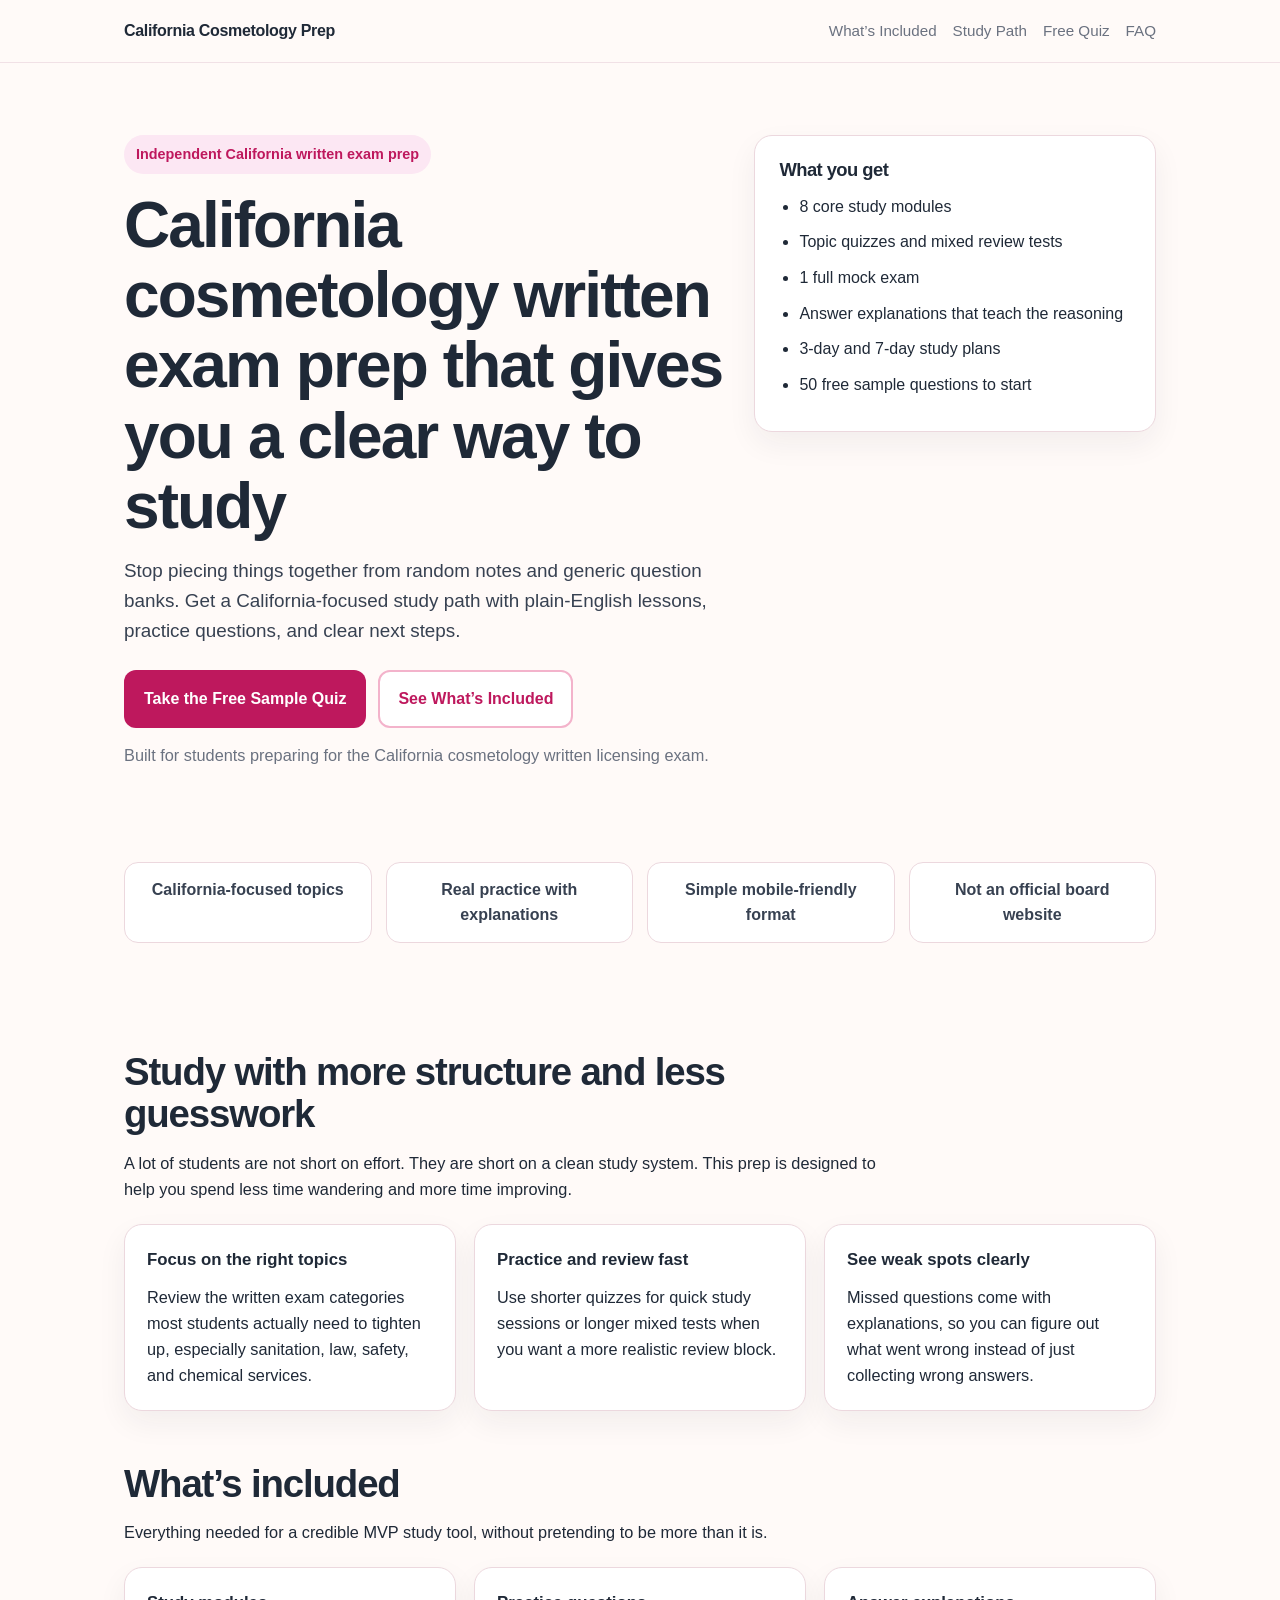
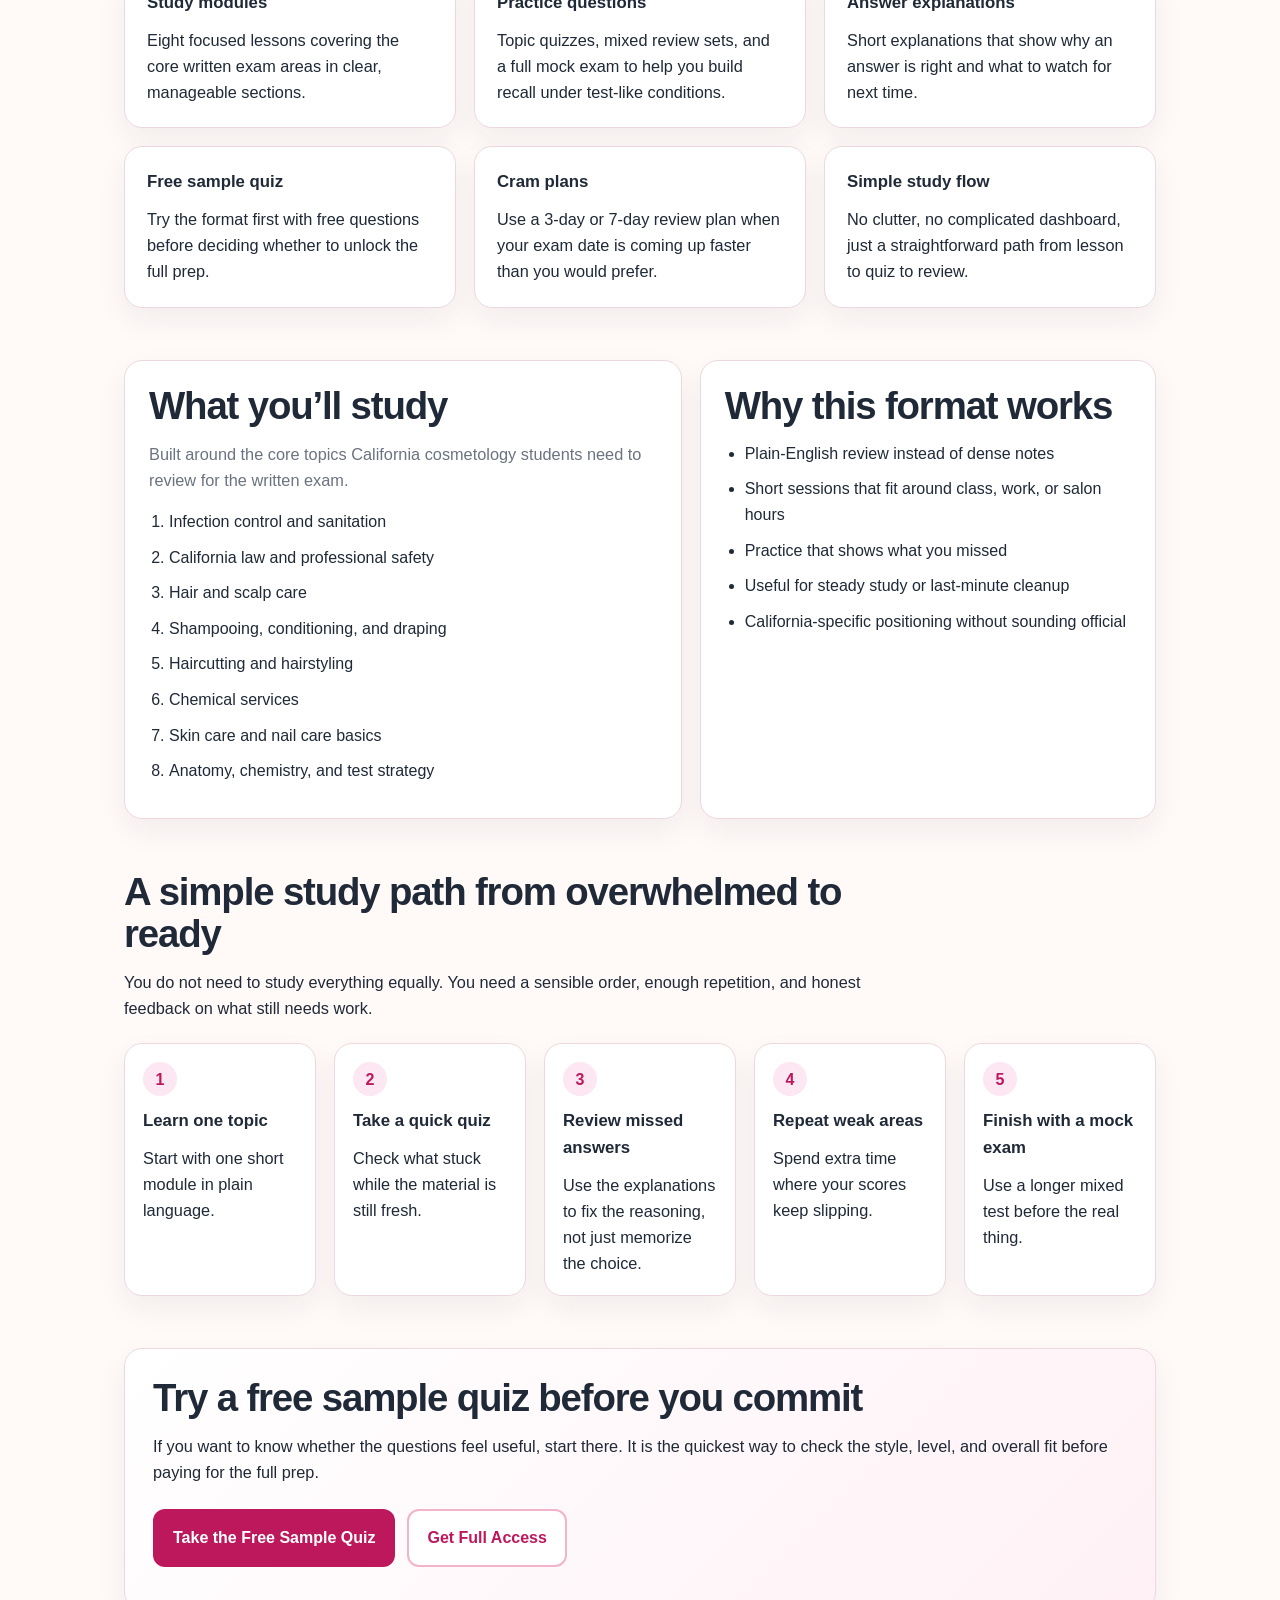
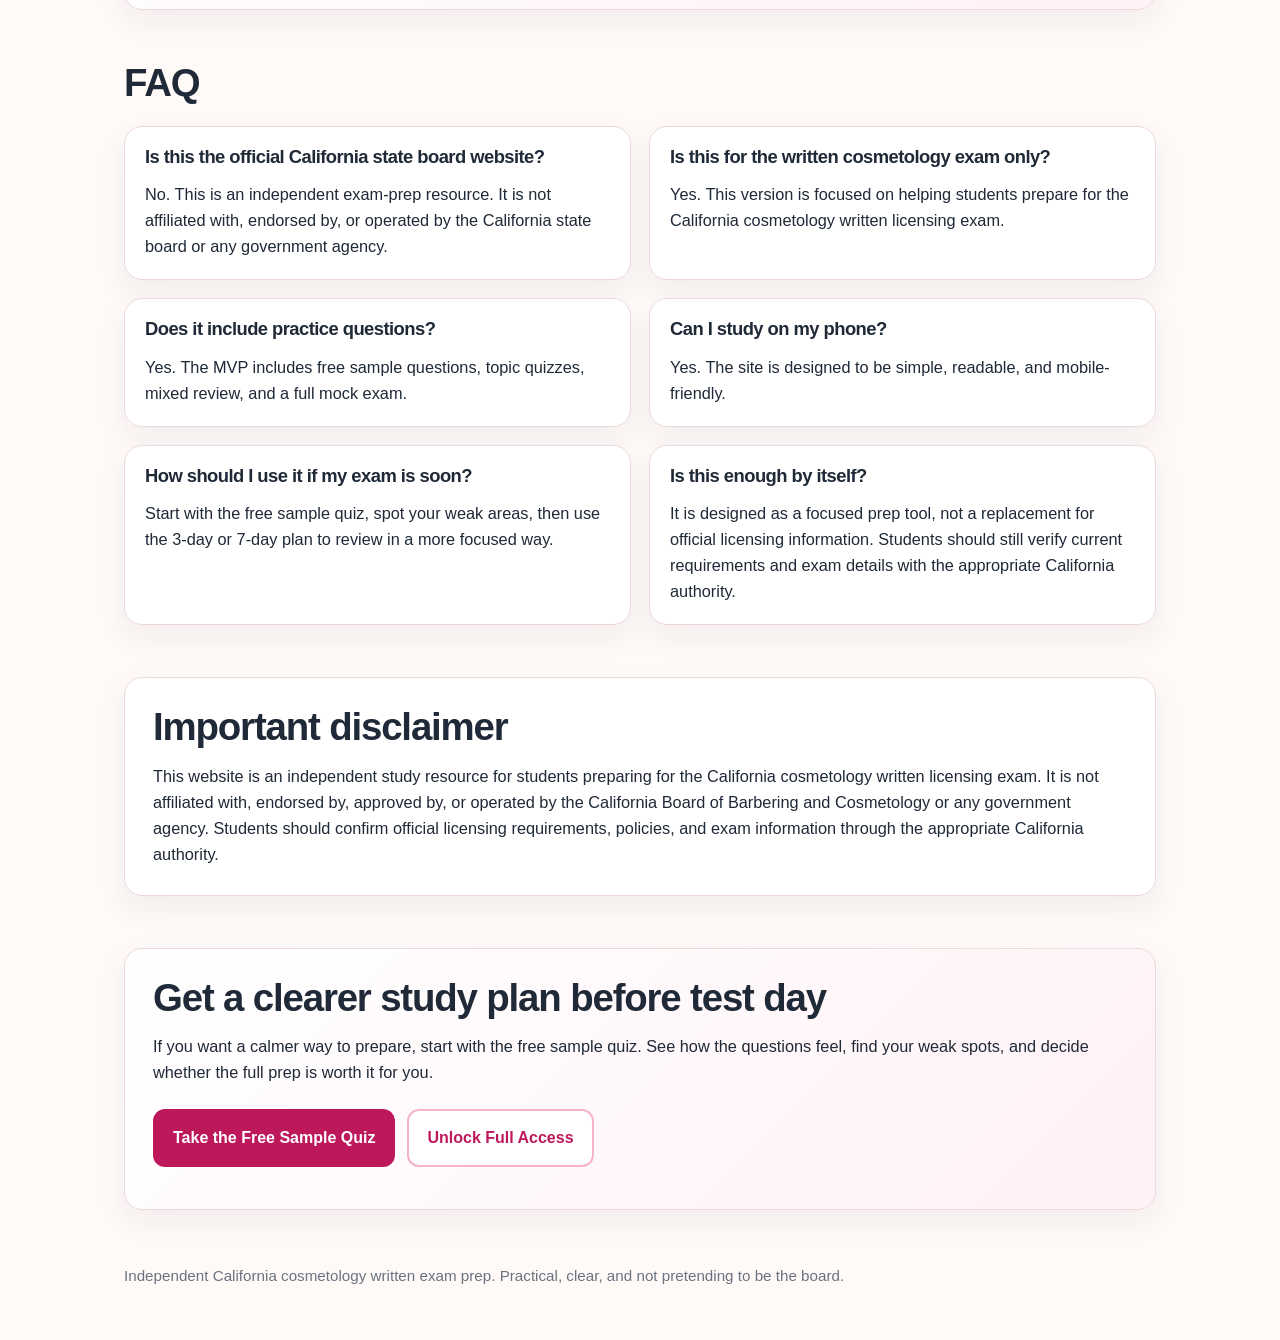
<file: archive/old-html/index-v2.html>
<!doctype html>
<html lang="en">
<head>
  <meta charset="UTF-8" />
  <meta name="viewport" content="width=device-width, initial-scale=1.0" />
  <title>California Cosmetology Written Exam Prep</title>
  <meta name="description" content="Independent California cosmetology written exam prep with study modules, practice questions, mock exams, and clear explanations." />
  <style>
    :root {
      --bg: #fffaf8;
      --surface: #ffffff;
      --ink: #1f2937;
      --muted: #6b7280;
      --line: #ecd8de;
      --primary: #be185d;
      --primary-soft: #fce7f3;
      --accent: #7c2d12;
      --shadow: 0 12px 30px rgba(31, 41, 55, 0.06);
      --radius: 18px;
      --max: 1080px;
    }

    * { box-sizing: border-box; }
    html { scroll-behavior: smooth; }
    body {
      margin: 0;
      font-family: -apple-system, BlinkMacSystemFont, "Segoe UI", sans-serif;
      color: var(--ink);
      background: var(--bg);
      line-height: 1.6;
    }

    a { color: inherit; }

    .wrap {
      max-width: var(--max);
      margin: 0 auto;
      padding: 0 24px;
    }

    .topbar {
      padding: 18px 0;
      border-bottom: 1px solid rgba(236, 216, 222, 0.7);
      background: rgba(255, 250, 248, 0.92);
      position: sticky;
      top: 0;
      backdrop-filter: blur(10px);
    }

    .topbar-inner {
      display: flex;
      align-items: center;
      justify-content: space-between;
      gap: 16px;
      flex-wrap: wrap;
    }

    .brand {
      font-weight: 700;
      letter-spacing: -0.02em;
    }

    .nav {
      display: flex;
      gap: 16px;
      flex-wrap: wrap;
      color: var(--muted);
      font-size: 0.95rem;
    }

    .nav a {
      text-decoration: none;
    }

    .hero {
      padding: 72px 0 40px;
      display: grid;
      grid-template-columns: 1.2fr 0.8fr;
      gap: 28px;
      align-items: start;
    }

    .eyebrow {
      display: inline-block;
      padding: 8px 12px;
      border-radius: 999px;
      background: var(--primary-soft);
      color: var(--primary);
      font-size: 0.9rem;
      font-weight: 600;
      margin-bottom: 16px;
    }

    h1, h2, h3 {
      line-height: 1.1;
      letter-spacing: -0.03em;
      margin: 0 0 14px;
    }

    h1 { font-size: clamp(2.3rem, 5vw, 4rem); }
    h2 { font-size: clamp(1.7rem, 3vw, 2.4rem); margin-top: 0; }
    h3 { font-size: 1.15rem; }

    p {
      margin: 0 0 16px;
      font-size: 1.02rem;
    }

    .lead {
      font-size: 1.18rem;
      color: #374151;
      max-width: 700px;
    }

    .muted { color: var(--muted); }

    .cta-row {
      display: flex;
      gap: 12px;
      flex-wrap: wrap;
      margin: 24px 0 14px;
    }

    .btn {
      display: inline-block;
      padding: 14px 18px;
      border-radius: 12px;
      text-decoration: none;
      font-weight: 700;
      border: 2px solid transparent;
    }

    .btn-primary {
      background: var(--primary);
      color: #fff;
    }

    .btn-secondary {
      background: #fff;
      color: var(--primary);
      border-color: #f3b3cb;
    }

    .panel, .card, .faq-item, .path-step {
      background: var(--surface);
      border: 1px solid var(--line);
      border-radius: var(--radius);
      box-shadow: var(--shadow);
    }

    .panel {
      padding: 24px;
    }

    .hero-card ul,
    .checklist,
    .module-list {
      padding-left: 20px;
      margin: 0;
    }

    .hero-card li,
    .checklist li,
    .module-list li {
      margin-bottom: 10px;
    }

    .trust-strip {
      display: grid;
      grid-template-columns: repeat(4, 1fr);
      gap: 14px;
      margin: 12px 0 56px;
    }

    .trust-item {
      background: #fff;
      border: 1px solid var(--line);
      border-radius: 14px;
      padding: 14px 16px;
      font-weight: 600;
      color: #374151;
      text-align: center;
    }

    section {
      padding: 26px 0;
    }

    .section-head {
      max-width: 760px;
      margin-bottom: 22px;
    }

    .grid-3,
    .grid-2,
    .path-grid,
    .faq-grid {
      display: grid;
      gap: 18px;
    }

    .grid-3 { grid-template-columns: repeat(3, 1fr); }
    .grid-2 { grid-template-columns: repeat(2, 1fr); }
    .path-grid { grid-template-columns: repeat(5, 1fr); }

    .card {
      padding: 22px;
    }

    .card p:last-child,
    .faq-item p:last-child,
    .path-step p:last-child,
    .panel p:last-child { margin-bottom: 0; }

    .card strong,
    .path-step strong {
      display: block;
      margin-bottom: 10px;
      font-size: 1.05rem;
    }

    .split-callout {
      display: grid;
      grid-template-columns: 1.1fr 0.9fr;
      gap: 18px;
      align-items: stretch;
    }

    .path-step {
      padding: 18px;
    }

    .step-num {
      width: 34px;
      height: 34px;
      border-radius: 999px;
      background: var(--primary-soft);
      color: var(--primary);
      display: inline-flex;
      align-items: center;
      justify-content: center;
      font-weight: 700;
      margin-bottom: 12px;
    }

    .faq-item {
      padding: 20px;
    }

    .disclaimer,
    .final-cta {
      padding: 28px;
    }

    .final-cta {
      background: linear-gradient(135deg, #ffffff 0%, #fff1f5 100%);
    }

    footer {
      padding: 28px 0 52px;
      color: var(--muted);
      font-size: 0.95rem;
    }

    @media (max-width: 920px) {
      .hero,
      .split-callout,
      .grid-3,
      .grid-2,
      .path-grid,
      .trust-strip {
        grid-template-columns: 1fr;
      }
    }
  </style>
</head>
<body>
  <header class="topbar">
    <div class="wrap topbar-inner">
      <div class="brand">California Cosmetology Prep</div>
      <nav class="nav" aria-label="Primary navigation">
        <a href="#included">What’s Included</a>
        <a href="#study-path">Study Path</a>
        <a href="#sample-quiz">Free Quiz</a>
        <a href="#faq">FAQ</a>
      </nav>
    </div>
  </header>

  <main>
    <div class="wrap">
      <section class="hero">
        <div>
          <div class="eyebrow">Independent California written exam prep</div>
          <h1>California cosmetology written exam prep that gives you a clear way to study</h1>
          <p class="lead">Stop piecing things together from random notes and generic question banks. Get a California-focused study path with plain-English lessons, practice questions, and clear next steps.</p>
          <div class="cta-row">
            <a class="btn btn-primary" href="#sample-quiz">Take the Free Sample Quiz</a>
            <a class="btn btn-secondary" href="#included">See What’s Included</a>
          </div>
          <p class="muted">Built for students preparing for the California cosmetology written licensing exam.</p>
        </div>

        <aside class="panel hero-card" aria-label="What you get">
          <h3>What you get</h3>
          <ul>
            <li>8 core study modules</li>
            <li>Topic quizzes and mixed review tests</li>
            <li>1 full mock exam</li>
            <li>Answer explanations that teach the reasoning</li>
            <li>3-day and 7-day study plans</li>
            <li>50 free sample questions to start</li>
          </ul>
        </aside>
      </section>

      <section class="trust-strip" aria-label="Trust points">
        <div class="trust-item">California-focused topics</div>
        <div class="trust-item">Real practice with explanations</div>
        <div class="trust-item">Simple mobile-friendly format</div>
        <div class="trust-item">Not an official board website</div>
      </section>

      <section>
        <div class="section-head">
          <h2>Study with more structure and less guesswork</h2>
          <p>A lot of students are not short on effort. They are short on a clean study system. This prep is designed to help you spend less time wandering and more time improving.</p>
        </div>
        <div class="grid-3">
          <div class="card">
            <strong>Focus on the right topics</strong>
            <p>Review the written exam categories most students actually need to tighten up, especially sanitation, law, safety, and chemical services.</p>
          </div>
          <div class="card">
            <strong>Practice and review fast</strong>
            <p>Use shorter quizzes for quick study sessions or longer mixed tests when you want a more realistic review block.</p>
          </div>
          <div class="card">
            <strong>See weak spots clearly</strong>
            <p>Missed questions come with explanations, so you can figure out what went wrong instead of just collecting wrong answers.</p>
          </div>
        </div>
      </section>

      <section id="included">
        <div class="section-head">
          <h2>What’s included</h2>
          <p>Everything needed for a credible MVP study tool, without pretending to be more than it is.</p>
        </div>
        <div class="grid-3">
          <div class="card">
            <strong>Study modules</strong>
            <p>Eight focused lessons covering the core written exam areas in clear, manageable sections.</p>
          </div>
          <div class="card">
            <strong>Practice questions</strong>
            <p>Topic quizzes, mixed review sets, and a full mock exam to help you build recall under test-like conditions.</p>
          </div>
          <div class="card">
            <strong>Answer explanations</strong>
            <p>Short explanations that show why an answer is right and what to watch for next time.</p>
          </div>
          <div class="card">
            <strong>Free sample quiz</strong>
            <p>Try the format first with free questions before deciding whether to unlock the full prep.</p>
          </div>
          <div class="card">
            <strong>Cram plans</strong>
            <p>Use a 3-day or 7-day review plan when your exam date is coming up faster than you would prefer.</p>
          </div>
          <div class="card">
            <strong>Simple study flow</strong>
            <p>No clutter, no complicated dashboard, just a straightforward path from lesson to quiz to review.</p>
          </div>
        </div>
      </section>

      <section>
        <div class="split-callout">
          <div class="panel">
            <h2>What you’ll study</h2>
            <p class="muted">Built around the core topics California cosmetology students need to review for the written exam.</p>
            <ol class="module-list">
              <li>Infection control and sanitation</li>
              <li>California law and professional safety</li>
              <li>Hair and scalp care</li>
              <li>Shampooing, conditioning, and draping</li>
              <li>Haircutting and hairstyling</li>
              <li>Chemical services</li>
              <li>Skin care and nail care basics</li>
              <li>Anatomy, chemistry, and test strategy</li>
            </ol>
          </div>
          <div class="panel">
            <h2>Why this format works</h2>
            <ul class="checklist">
              <li>Plain-English review instead of dense notes</li>
              <li>Short sessions that fit around class, work, or salon hours</li>
              <li>Practice that shows what you missed</li>
              <li>Useful for steady study or last-minute cleanup</li>
              <li>California-specific positioning without sounding official</li>
            </ul>
          </div>
        </div>
      </section>

      <section id="study-path">
        <div class="section-head">
          <h2>A simple study path from overwhelmed to ready</h2>
          <p>You do not need to study everything equally. You need a sensible order, enough repetition, and honest feedback on what still needs work.</p>
        </div>
        <div class="path-grid">
          <div class="path-step">
            <div class="step-num">1</div>
            <strong>Learn one topic</strong>
            <p>Start with one short module in plain language.</p>
          </div>
          <div class="path-step">
            <div class="step-num">2</div>
            <strong>Take a quick quiz</strong>
            <p>Check what stuck while the material is still fresh.</p>
          </div>
          <div class="path-step">
            <div class="step-num">3</div>
            <strong>Review missed answers</strong>
            <p>Use the explanations to fix the reasoning, not just memorize the choice.</p>
          </div>
          <div class="path-step">
            <div class="step-num">4</div>
            <strong>Repeat weak areas</strong>
            <p>Spend extra time where your scores keep slipping.</p>
          </div>
          <div class="path-step">
            <div class="step-num">5</div>
            <strong>Finish with a mock exam</strong>
            <p>Use a longer mixed test before the real thing.</p>
          </div>
        </div>
      </section>

      <section id="sample-quiz">
        <div class="panel final-cta">
          <h2>Try a free sample quiz before you commit</h2>
          <p>If you want to know whether the questions feel useful, start there. It is the quickest way to check the style, level, and overall fit before paying for the full prep.</p>
          <div class="cta-row">
            <a class="btn btn-primary" href="#">Take the Free Sample Quiz</a>
            <a class="btn btn-secondary" href="#">Get Full Access</a>
          </div>
        </div>
      </section>

      <section id="faq">
        <div class="section-head">
          <h2>FAQ</h2>
        </div>
        <div class="faq-grid grid-2">
          <div class="faq-item">
            <h3>Is this the official California state board website?</h3>
            <p>No. This is an independent exam-prep resource. It is not affiliated with, endorsed by, or operated by the California state board or any government agency.</p>
          </div>
          <div class="faq-item">
            <h3>Is this for the written cosmetology exam only?</h3>
            <p>Yes. This version is focused on helping students prepare for the California cosmetology written licensing exam.</p>
          </div>
          <div class="faq-item">
            <h3>Does it include practice questions?</h3>
            <p>Yes. The MVP includes free sample questions, topic quizzes, mixed review, and a full mock exam.</p>
          </div>
          <div class="faq-item">
            <h3>Can I study on my phone?</h3>
            <p>Yes. The site is designed to be simple, readable, and mobile-friendly.</p>
          </div>
          <div class="faq-item">
            <h3>How should I use it if my exam is soon?</h3>
            <p>Start with the free sample quiz, spot your weak areas, then use the 3-day or 7-day plan to review in a more focused way.</p>
          </div>
          <div class="faq-item">
            <h3>Is this enough by itself?</h3>
            <p>It is designed as a focused prep tool, not a replacement for official licensing information. Students should still verify current requirements and exam details with the appropriate California authority.</p>
          </div>
        </div>
      </section>

      <section>
        <div class="panel disclaimer">
          <h2>Important disclaimer</h2>
          <p>This website is an independent study resource for students preparing for the California cosmetology written licensing exam. It is not affiliated with, endorsed by, approved by, or operated by the California Board of Barbering and Cosmetology or any government agency. Students should confirm official licensing requirements, policies, and exam information through the appropriate California authority.</p>
        </div>
      </section>

      <section>
        <div class="panel final-cta">
          <h2>Get a clearer study plan before test day</h2>
          <p>If you want a calmer way to prepare, start with the free sample quiz. See how the questions feel, find your weak spots, and decide whether the full prep is worth it for you.</p>
          <div class="cta-row">
            <a class="btn btn-primary" href="#">Take the Free Sample Quiz</a>
            <a class="btn btn-secondary" href="#">Unlock Full Access</a>
          </div>
        </div>
      </section>
    </div>
  </main>

  <footer>
    <div class="wrap">
      Independent California cosmetology written exam prep. Practical, clear, and not pretending to be the board.
    </div>
  </footer>
</body>
</html>
</file>
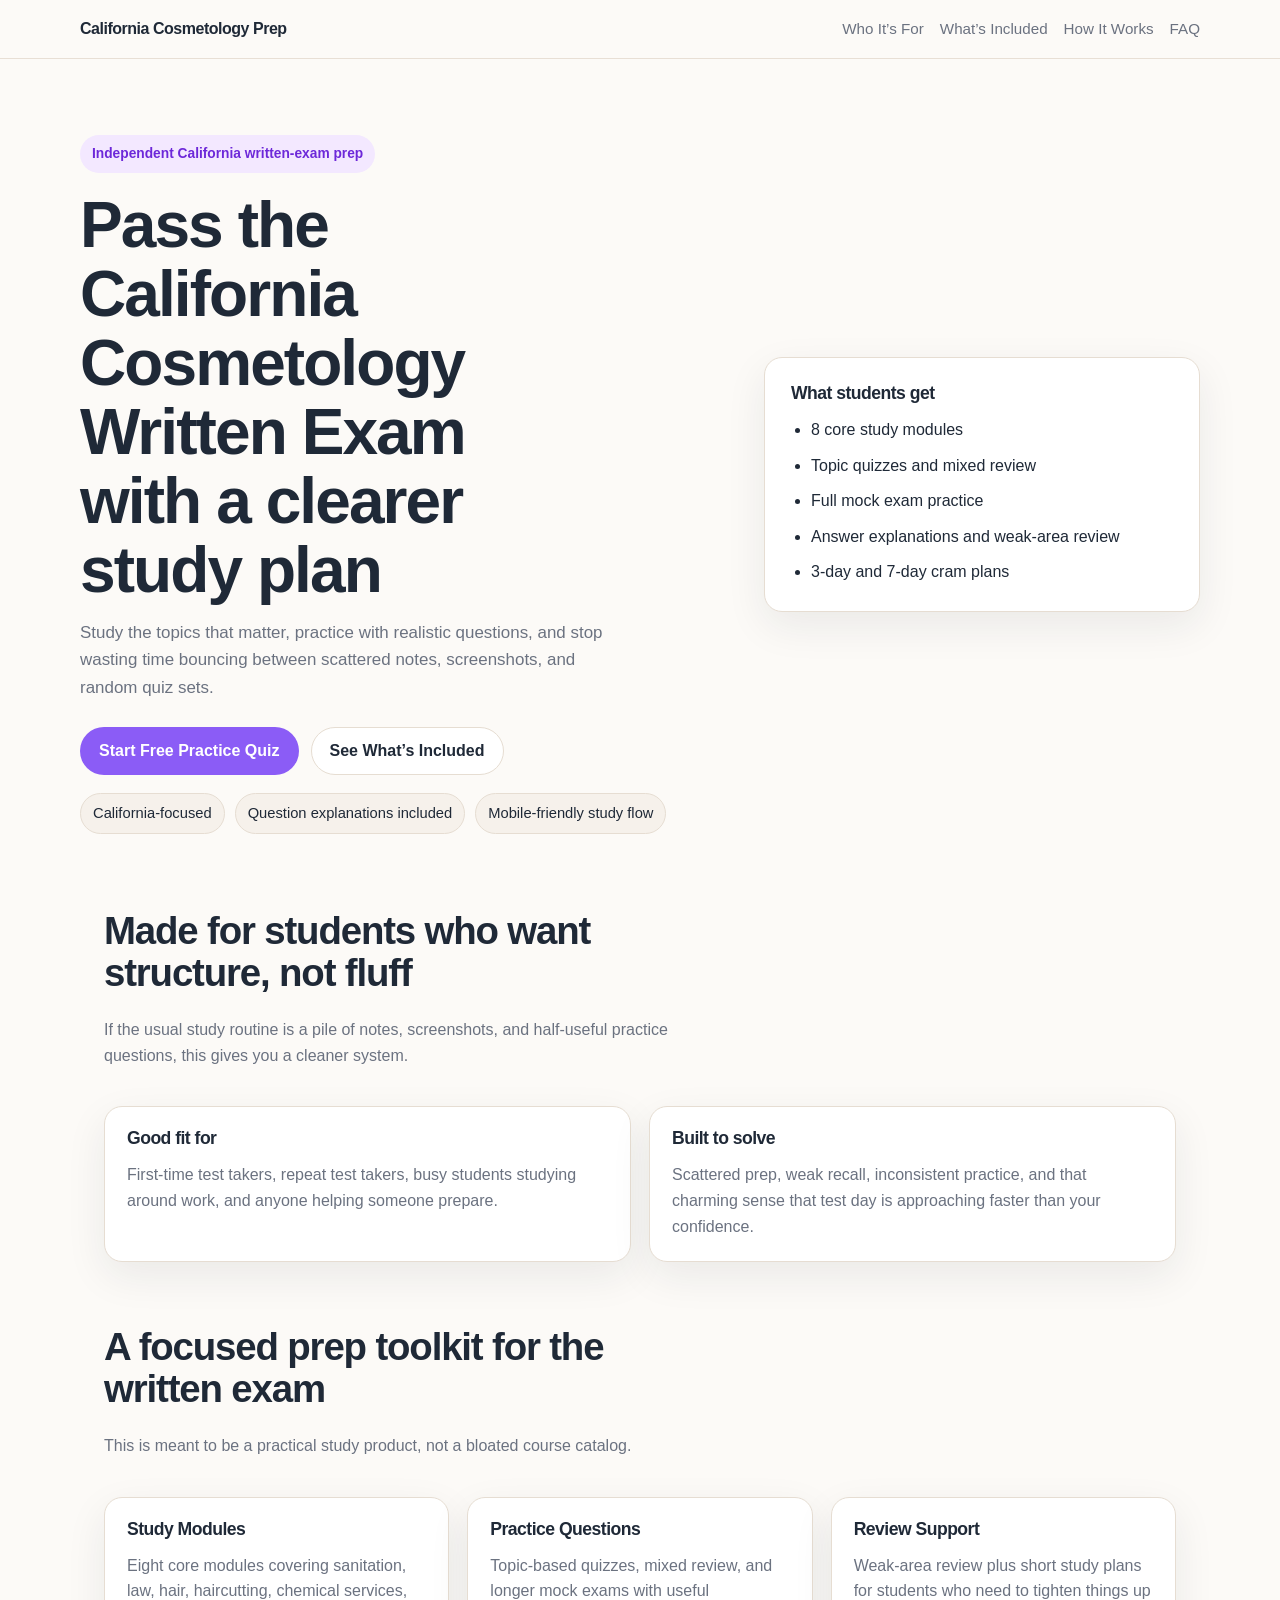
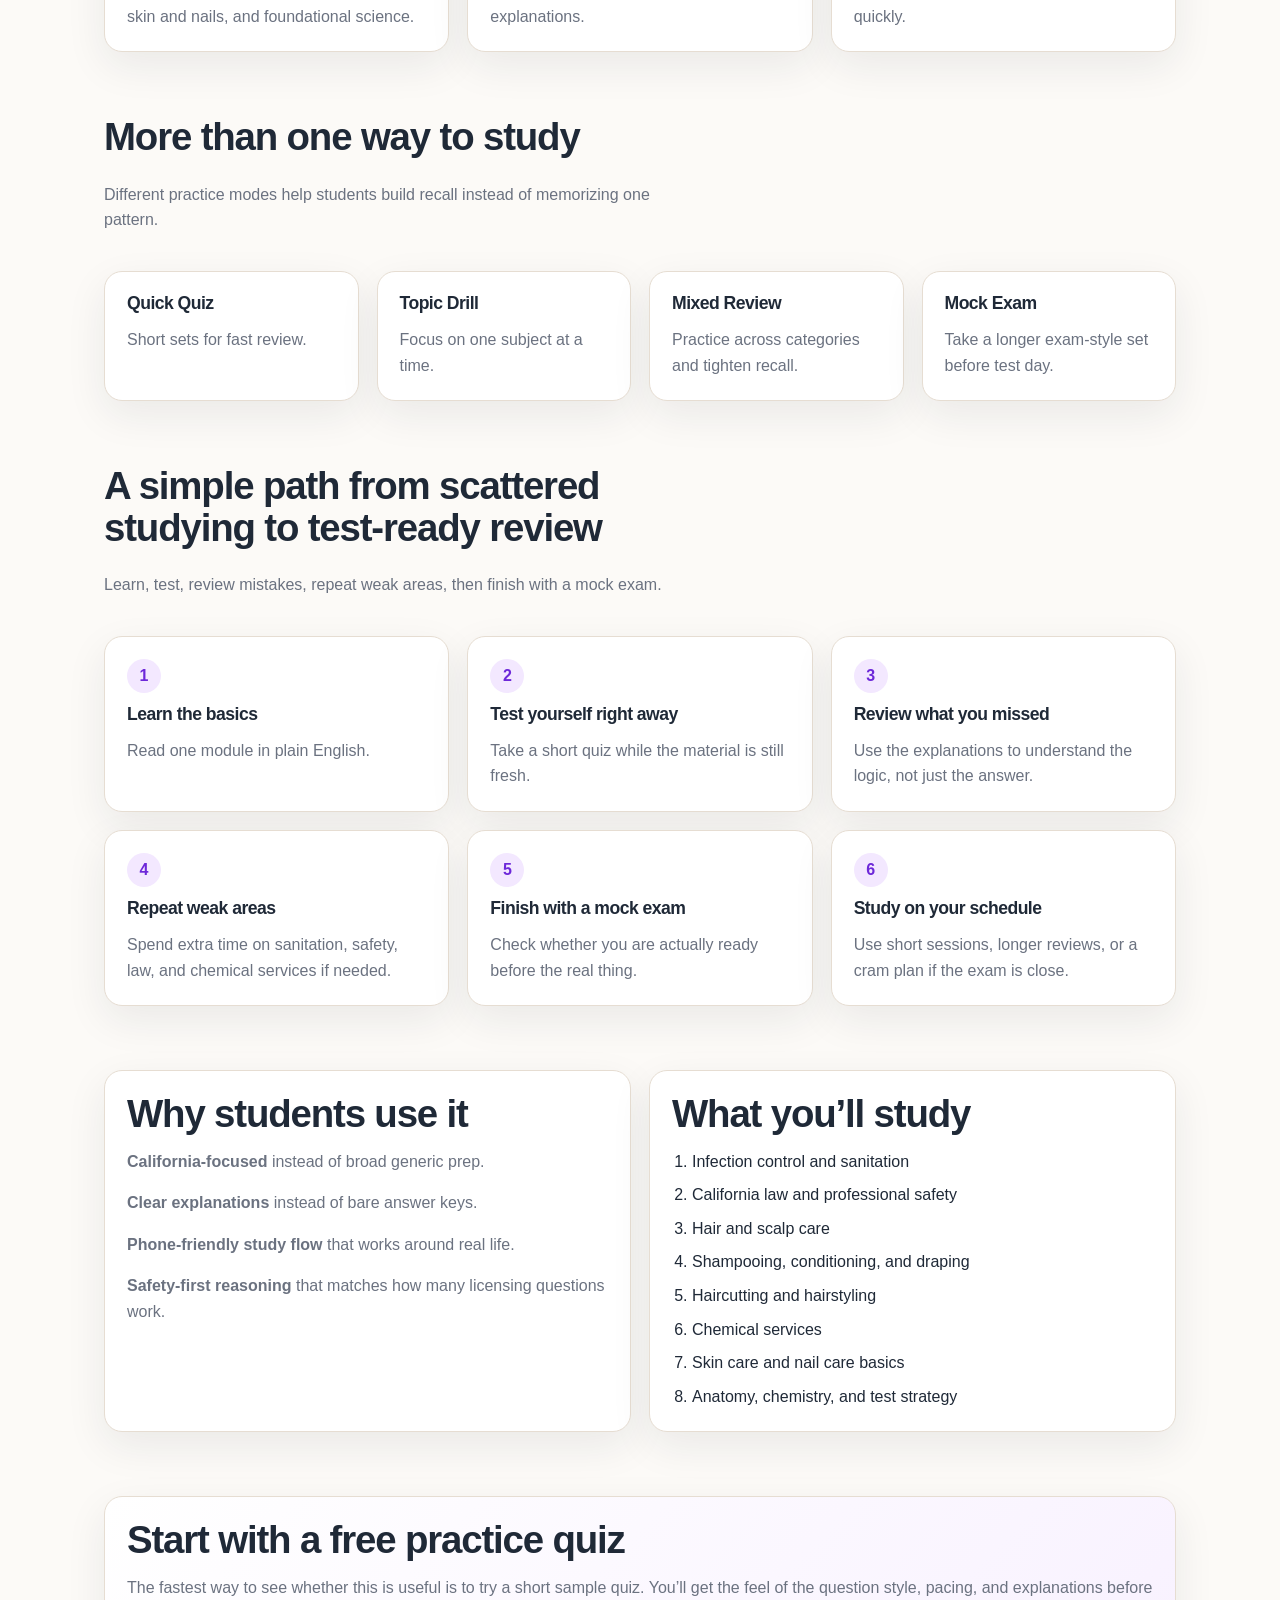
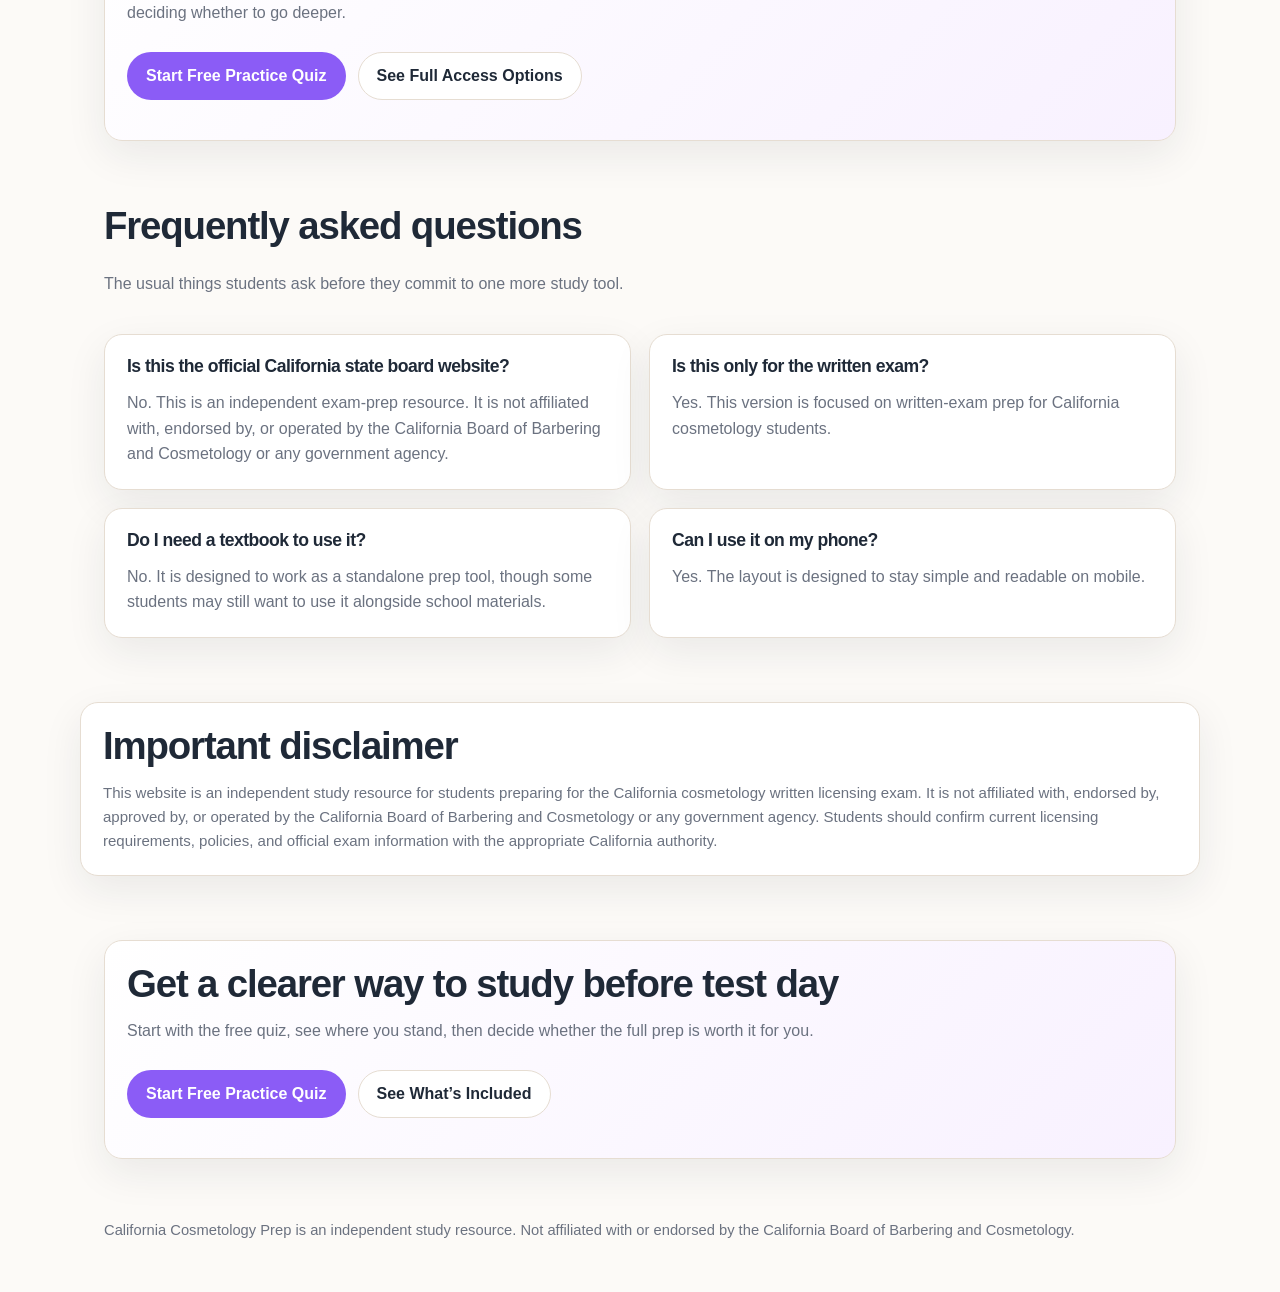
<file: archive/old-html/index-v3.html>
<!doctype html>
<html lang="en">
<head>
  <meta charset="UTF-8" />
  <meta name="viewport" content="width=device-width, initial-scale=1.0" />
  <title>California Cosmetology Written Exam Prep</title>
  <meta name="description" content="Independent California cosmetology written exam prep with study modules, practice questions, mock exams, and practical explanations." />
  <style>
    :root {
      --bg: #fcfaf7;
      --surface: #ffffff;
      --surface-soft: #f6f1eb;
      --ink: #1f2937;
      --muted: #6b7280;
      --line: #e6ddd2;
      --primary: #8b5cf6;
      --primary-dark: #6d28d9;
      --accent: #b45309;
      --shadow: 0 14px 40px rgba(31, 41, 55, 0.08);
      --radius: 18px;
      --max: 1120px;
    }

    * { box-sizing: border-box; }
    html { scroll-behavior: smooth; }
    body {
      margin: 0;
      font-family: Inter, -apple-system, BlinkMacSystemFont, "Segoe UI", sans-serif;
      background: var(--bg);
      color: var(--ink);
      line-height: 1.6;
    }

    a { color: inherit; }

    .wrap {
      max-width: var(--max);
      margin: 0 auto;
      padding: 0 24px;
    }

    .topbar {
      position: sticky;
      top: 0;
      z-index: 20;
      background: rgba(252, 250, 247, 0.92);
      backdrop-filter: blur(10px);
      border-bottom: 1px solid rgba(230, 221, 210, 0.9);
    }

    .topbar-inner {
      display: flex;
      align-items: center;
      justify-content: space-between;
      gap: 18px;
      padding: 16px 0;
      flex-wrap: wrap;
    }

    .brand {
      font-weight: 800;
      letter-spacing: -0.03em;
      font-size: 1rem;
    }

    .nav {
      display: flex;
      gap: 16px;
      flex-wrap: wrap;
      color: var(--muted);
      font-size: 0.95rem;
    }

    .nav a {
      text-decoration: none;
    }

    .hero {
      padding: 76px 0 44px;
      display: grid;
      grid-template-columns: 1.2fr 0.8fr;
      gap: 30px;
      align-items: center;
    }

    .eyebrow {
      display: inline-flex;
      align-items: center;
      gap: 8px;
      padding: 8px 12px;
      border-radius: 999px;
      background: #f3e8ff;
      color: var(--primary-dark);
      font-weight: 700;
      font-size: 0.86rem;
      margin-bottom: 18px;
    }

    h1, h2, h3 {
      margin: 0 0 14px;
      line-height: 1.08;
      letter-spacing: -0.03em;
    }

    h1 {
      font-size: clamp(2.4rem, 5vw, 4.2rem);
      max-width: 12ch;
    }

    h2 {
      font-size: clamp(1.8rem, 3vw, 2.6rem);
    }

    h3 {
      font-size: 1.1rem;
    }

    p {
      margin: 0 0 16px;
      color: var(--muted);
    }

    .hero-copy p {
      max-width: 58ch;
      font-size: 1.06rem;
    }

    .hero-card,
    .card,
    .faq-item,
    .path-step,
    .mode,
    .topic-list,
    .cta-panel {
      background: var(--surface);
      border: 1px solid var(--line);
      border-radius: var(--radius);
      box-shadow: var(--shadow);
    }

    .hero-card {
      padding: 26px;
    }

    .hero-card ul {
      margin: 0;
      padding-left: 20px;
      color: var(--ink);
    }

    .hero-card li + li {
      margin-top: 10px;
    }

    .actions {
      display: flex;
      flex-wrap: wrap;
      gap: 12px;
      margin: 26px 0 18px;
    }

    .button {
      display: inline-flex;
      align-items: center;
      justify-content: center;
      min-height: 48px;
      padding: 0 18px;
      border-radius: 999px;
      font-weight: 700;
      text-decoration: none;
      border: 1px solid transparent;
    }

    .button-primary {
      background: var(--primary);
      color: white;
    }

    .button-primary:hover {
      background: var(--primary-dark);
    }

    .button-secondary {
      background: white;
      color: var(--ink);
      border-color: var(--line);
    }

    .meta-strip {
      display: flex;
      gap: 10px;
      flex-wrap: wrap;
      margin-top: 16px;
    }

    .pill {
      padding: 8px 12px;
      border-radius: 999px;
      background: var(--surface-soft);
      color: var(--ink);
      font-size: 0.92rem;
      border: 1px solid var(--line);
    }

    section {
      padding: 32px 0;
    }

    .section-head {
      display: grid;
      gap: 10px;
      margin-bottom: 22px;
      max-width: 64ch;
    }

    .grid-2,
    .grid-3,
    .grid-4 {
      display: grid;
      gap: 18px;
    }

    .grid-2 { grid-template-columns: repeat(2, minmax(0, 1fr)); }
    .grid-3 { grid-template-columns: repeat(3, minmax(0, 1fr)); }
    .grid-4 { grid-template-columns: repeat(4, minmax(0, 1fr)); }

    .card,
    .mode,
    .path-step,
    .faq-item,
    .topic-list,
    .cta-panel {
      padding: 22px;
    }

    .card p:last-child,
    .mode p:last-child,
    .path-step p:last-child,
    .faq-item p:last-child,
    .cta-panel p:last-child {
      margin-bottom: 0;
    }

    .number {
      width: 34px;
      height: 34px;
      border-radius: 999px;
      background: #f3e8ff;
      color: var(--primary-dark);
      display: inline-flex;
      align-items: center;
      justify-content: center;
      font-weight: 800;
      margin-bottom: 12px;
    }

    .topic-list ol {
      margin: 0;
      padding-left: 20px;
    }

    .topic-list li + li {
      margin-top: 8px;
    }

    .cta-panel {
      background: linear-gradient(135deg, #ffffff 0%, #f8f1ff 100%);
    }

    .disclaimer {
      font-size: 0.94rem;
      color: var(--muted);
    }

    footer {
      padding: 28px 0 50px;
      color: var(--muted);
      font-size: 0.92rem;
    }

    @media (max-width: 900px) {
      .hero,
      .grid-2,
      .grid-3,
      .grid-4 {
        grid-template-columns: 1fr;
      }

      h1 {
        max-width: none;
      }
    }
  </style>
</head>
<body>
  <header class="topbar">
    <div class="wrap topbar-inner">
      <div class="brand">California Cosmetology Prep</div>
      <nav class="nav" aria-label="Main navigation">
        <a href="#who-its-for">Who It’s For</a>
        <a href="#included">What’s Included</a>
        <a href="#how-it-works">How It Works</a>
        <a href="#faq">FAQ</a>
      </nav>
    </div>
  </header>

  <main>
    <section class="wrap hero">
      <div class="hero-copy">
        <div class="eyebrow">Independent California written-exam prep</div>
        <h1>Pass the California Cosmetology Written Exam with a clearer study plan</h1>
        <p>Study the topics that matter, practice with realistic questions, and stop wasting time bouncing between scattered notes, screenshots, and random quiz sets.</p>
        <div class="actions">
          <a class="button button-primary" href="#sample">Start Free Practice Quiz</a>
          <a class="button button-secondary" href="#included">See What’s Included</a>
        </div>
        <div class="meta-strip" aria-label="Highlights">
          <span class="pill">California-focused</span>
          <span class="pill">Question explanations included</span>
          <span class="pill">Mobile-friendly study flow</span>
        </div>
      </div>

      <aside class="hero-card" aria-label="What students get">
        <h3>What students get</h3>
        <ul>
          <li>8 core study modules</li>
          <li>Topic quizzes and mixed review</li>
          <li>Full mock exam practice</li>
          <li>Answer explanations and weak-area review</li>
          <li>3-day and 7-day cram plans</li>
        </ul>
      </aside>
    </section>

    <section id="who-its-for">
      <div class="wrap">
        <div class="section-head">
          <h2>Made for students who want structure, not fluff</h2>
          <p>If the usual study routine is a pile of notes, screenshots, and half-useful practice questions, this gives you a cleaner system.</p>
        </div>
        <div class="grid-2">
          <div class="card">
            <h3>Good fit for</h3>
            <p>First-time test takers, repeat test takers, busy students studying around work, and anyone helping someone prepare.</p>
          </div>
          <div class="card">
            <h3>Built to solve</h3>
            <p>Scattered prep, weak recall, inconsistent practice, and that charming sense that test day is approaching faster than your confidence.</p>
          </div>
        </div>
      </div>
    </section>

    <section id="included">
      <div class="wrap">
        <div class="section-head">
          <h2>A focused prep toolkit for the written exam</h2>
          <p>This is meant to be a practical study product, not a bloated course catalog.</p>
        </div>
        <div class="grid-3">
          <div class="card">
            <h3>Study Modules</h3>
            <p>Eight core modules covering sanitation, law, hair, haircutting, chemical services, skin and nails, and foundational science.</p>
          </div>
          <div class="card">
            <h3>Practice Questions</h3>
            <p>Topic-based quizzes, mixed review, and longer mock exams with useful explanations.</p>
          </div>
          <div class="card">
            <h3>Review Support</h3>
            <p>Weak-area review plus short study plans for students who need to tighten things up quickly.</p>
          </div>
        </div>
      </div>
    </section>

    <section>
      <div class="wrap">
        <div class="section-head">
          <h2>More than one way to study</h2>
          <p>Different practice modes help students build recall instead of memorizing one pattern.</p>
        </div>
        <div class="grid-4">
          <div class="mode">
            <h3>Quick Quiz</h3>
            <p>Short sets for fast review.</p>
          </div>
          <div class="mode">
            <h3>Topic Drill</h3>
            <p>Focus on one subject at a time.</p>
          </div>
          <div class="mode">
            <h3>Mixed Review</h3>
            <p>Practice across categories and tighten recall.</p>
          </div>
          <div class="mode">
            <h3>Mock Exam</h3>
            <p>Take a longer exam-style set before test day.</p>
          </div>
        </div>
      </div>
    </section>

    <section id="how-it-works">
      <div class="wrap">
        <div class="section-head">
          <h2>A simple path from scattered studying to test-ready review</h2>
          <p>Learn, test, review mistakes, repeat weak areas, then finish with a mock exam.</p>
        </div>
        <div class="grid-3">
          <div class="path-step">
            <div class="number">1</div>
            <h3>Learn the basics</h3>
            <p>Read one module in plain English.</p>
          </div>
          <div class="path-step">
            <div class="number">2</div>
            <h3>Test yourself right away</h3>
            <p>Take a short quiz while the material is still fresh.</p>
          </div>
          <div class="path-step">
            <div class="number">3</div>
            <h3>Review what you missed</h3>
            <p>Use the explanations to understand the logic, not just the answer.</p>
          </div>
          <div class="path-step">
            <div class="number">4</div>
            <h3>Repeat weak areas</h3>
            <p>Spend extra time on sanitation, safety, law, and chemical services if needed.</p>
          </div>
          <div class="path-step">
            <div class="number">5</div>
            <h3>Finish with a mock exam</h3>
            <p>Check whether you are actually ready before the real thing.</p>
          </div>
          <div class="path-step">
            <div class="number">6</div>
            <h3>Study on your schedule</h3>
            <p>Use short sessions, longer reviews, or a cram plan if the exam is close.</p>
          </div>
        </div>
      </div>
    </section>

    <section>
      <div class="wrap grid-2">
        <div class="card">
          <h2>Why students use it</h2>
          <p><strong>California-focused</strong> instead of broad generic prep.</p>
          <p><strong>Clear explanations</strong> instead of bare answer keys.</p>
          <p><strong>Phone-friendly study flow</strong> that works around real life.</p>
          <p><strong>Safety-first reasoning</strong> that matches how many licensing questions work.</p>
        </div>
        <div class="topic-list">
          <h2>What you’ll study</h2>
          <ol>
            <li>Infection control and sanitation</li>
            <li>California law and professional safety</li>
            <li>Hair and scalp care</li>
            <li>Shampooing, conditioning, and draping</li>
            <li>Haircutting and hairstyling</li>
            <li>Chemical services</li>
            <li>Skin care and nail care basics</li>
            <li>Anatomy, chemistry, and test strategy</li>
          </ol>
        </div>
      </div>
    </section>

    <section id="sample">
      <div class="wrap">
        <div class="cta-panel">
          <h2>Start with a free practice quiz</h2>
          <p>The fastest way to see whether this is useful is to try a short sample quiz. You’ll get the feel of the question style, pacing, and explanations before deciding whether to go deeper.</p>
          <div class="actions">
            <a class="button button-primary" href="#">Start Free Practice Quiz</a>
            <a class="button button-secondary" href="#">See Full Access Options</a>
          </div>
        </div>
      </div>
    </section>

    <section id="faq">
      <div class="wrap">
        <div class="section-head">
          <h2>Frequently asked questions</h2>
          <p>The usual things students ask before they commit to one more study tool.</p>
        </div>
        <div class="grid-2">
          <div class="faq-item">
            <h3>Is this the official California state board website?</h3>
            <p>No. This is an independent exam-prep resource. It is not affiliated with, endorsed by, or operated by the California Board of Barbering and Cosmetology or any government agency.</p>
          </div>
          <div class="faq-item">
            <h3>Is this only for the written exam?</h3>
            <p>Yes. This version is focused on written-exam prep for California cosmetology students.</p>
          </div>
          <div class="faq-item">
            <h3>Do I need a textbook to use it?</h3>
            <p>No. It is designed to work as a standalone prep tool, though some students may still want to use it alongside school materials.</p>
          </div>
          <div class="faq-item">
            <h3>Can I use it on my phone?</h3>
            <p>Yes. The layout is designed to stay simple and readable on mobile.</p>
          </div>
        </div>
      </div>
    </section>

    <section>
      <div class="wrap card">
        <h2>Important disclaimer</h2>
        <p class="disclaimer">This website is an independent study resource for students preparing for the California cosmetology written licensing exam. It is not affiliated with, endorsed by, approved by, or operated by the California Board of Barbering and Cosmetology or any government agency. Students should confirm current licensing requirements, policies, and official exam information with the appropriate California authority.</p>
      </div>
    </section>

    <section>
      <div class="wrap">
        <div class="cta-panel">
          <h2>Get a clearer way to study before test day</h2>
          <p>Start with the free quiz, see where you stand, then decide whether the full prep is worth it for you.</p>
          <div class="actions">
            <a class="button button-primary" href="#sample">Start Free Practice Quiz</a>
            <a class="button button-secondary" href="#included">See What’s Included</a>
          </div>
        </div>
      </div>
    </section>
  </main>

  <footer>
    <div class="wrap">
      California Cosmetology Prep is an independent study resource. Not affiliated with or endorsed by the California Board of Barbering and Cosmetology.
    </div>
  </footer>
</body>
</html>
</file>
<file: docs/styles.css>
:root {
  --bg: #fcfaf7;
  --surface: #ffffff;
  --surface-soft: #f6f1eb;
  --ink: #1f2937;
  --muted: #6b7280;
  --line: #e6ddd2;
  --primary: #8b5cf6;
  --primary-dark: #6d28d9;
  --accent: #b45309;
  --shadow: 0 14px 40px rgba(31, 41, 55, 0.08);
  --radius: 18px;
  --max: 1120px;
}

* { box-sizing: border-box; }
html { scroll-behavior: smooth; }
body {
  margin: 0;
  font-family: Inter, -apple-system, BlinkMacSystemFont, "Segoe UI", sans-serif;
  background: var(--bg);
  color: var(--ink);
  line-height: 1.6;
}

a { color: inherit; }

.wrap {
  max-width: var(--max);
  margin: 0 auto;
  padding: 0 24px;
}

.topbar {
  position: sticky;
  top: 0;
  z-index: 20;
  background: rgba(252, 250, 247, 0.92);
  backdrop-filter: blur(10px);
  border-bottom: 1px solid rgba(230, 221, 210, 0.9);
}

.topbar-inner {
  display: flex;
  align-items: center;
  justify-content: space-between;
  gap: 18px;
  padding: 16px 0;
  flex-wrap: wrap;
}

.brand {
  font-weight: 800;
  letter-spacing: -0.03em;
  font-size: 1rem;
  text-decoration: none;
}

.nav {
  display: flex;
  gap: 16px;
  flex-wrap: wrap;
  color: var(--muted);
  font-size: 0.95rem;
}

.nav a {
  text-decoration: none;
}

.nav a.active {
  color: var(--ink);
  font-weight: 700;
}

.hero {
  padding: 76px 0 44px;
  display: grid;
  grid-template-columns: 1.2fr 0.8fr;
  gap: 30px;
  align-items: center;
}

.hero-simple {
  padding: 68px 0 28px;
}

.eyebrow {
  display: inline-flex;
  align-items: center;
  gap: 8px;
  padding: 8px 12px;
  border-radius: 999px;
  background: #f3e8ff;
  color: var(--primary-dark);
  font-weight: 700;
  font-size: 0.86rem;
  margin-bottom: 18px;
}

h1, h2, h3 {
  margin: 0 0 14px;
  line-height: 1.08;
  letter-spacing: -0.03em;
}

h1 {
  font-size: clamp(2.4rem, 5vw, 4.2rem);
}

h2 {
  font-size: clamp(1.8rem, 3vw, 2.6rem);
}

h3 {
  font-size: 1.1rem;
  margin-top: 26px;
}

p, li {
  color: var(--muted);
}

p { margin: 0 0 16px; }

.hero-copy p,
.lead {
  max-width: 58ch;
  font-size: 1.06rem;
}

.card,
.hero-card,
.faq-item,
.path-step,
.mode,
.topic-list,
.cta-panel,
.module,
.question,
.notice {
  background: var(--surface);
  border: 1px solid var(--line);
  border-radius: var(--radius);
  box-shadow: var(--shadow);
}

.card,
.hero-card,
.faq-item,
.path-step,
.mode,
.topic-list,
.cta-panel,
.module,
.question,
.notice {
  padding: 22px;
}

.module h2,
.module h3 {
  scroll-margin-top: 90px;
}

.module ul + h3,
.module p + h3 {
  margin-top: 24px;
}

.hero-card ul,
.topic-list ol,
.list {
  margin: 0;
  padding-left: 20px;
}

.actions {
  display: flex;
  flex-wrap: wrap;
  gap: 12px;
  margin: 26px 0 18px;
}

.button {
  display: inline-flex;
  align-items: center;
  justify-content: center;
  min-height: 48px;
  padding: 0 18px;
  border-radius: 999px;
  font-weight: 700;
  text-decoration: none;
  border: 1px solid transparent;
}

.button-primary {
  background: var(--primary);
  color: white;
}

.button-primary:hover { background: var(--primary-dark); }

.button-secondary {
  background: white;
  color: var(--ink);
  border-color: var(--line);
}

.meta-strip {
  display: flex;
  gap: 10px;
  flex-wrap: wrap;
  margin-top: 16px;
}

.pill {
  padding: 8px 12px;
  border-radius: 999px;
  background: var(--surface-soft);
  color: var(--ink);
  font-size: 0.92rem;
  border: 1px solid var(--line);
}

.toc {
  display: grid;
  gap: 10px;
}

.toc a {
  text-decoration: none;
}

.back-top {
  display: inline-flex;
  margin-top: 18px;
  font-size: 0.95rem;
  color: var(--primary-dark);
  text-decoration: none;
}

section { padding: 32px 0; }

.section-head {
  display: grid;
  gap: 10px;
  margin-bottom: 22px;
  max-width: 64ch;
}

.grid-2,
.grid-3,
.grid-4 {
  display: grid;
  gap: 18px;
}
.grid-2 { grid-template-columns: repeat(2, minmax(0, 1fr)); }
.grid-3 { grid-template-columns: repeat(3, minmax(0, 1fr)); }
.grid-4 { grid-template-columns: repeat(4, minmax(0, 1fr)); }

.number {
  width: 34px;
  height: 34px;
  border-radius: 999px;
  background: #f3e8ff;
  color: var(--primary-dark);
  display: inline-flex;
  align-items: center;
  justify-content: center;
  font-weight: 800;
  margin-bottom: 12px;
}

.cta-panel { background: linear-gradient(135deg, #ffffff 0%, #f8f1ff 100%); }

.module + .module,
.question + .question,
.notice + .notice {
  margin-top: 18px;
}

.quiz-shell {
  display: grid;
  gap: 18px;
}

.quiz-option {
  display: block;
  width: 100%;
  text-align: left;
  padding: 14px 16px;
  border: 1px solid var(--line);
  border-radius: 14px;
  background: #fff;
  color: var(--ink);
  font: inherit;
  cursor: pointer;
}

.quiz-option + .quiz-option {
  margin-top: 10px;
}

.quiz-option:hover {
  border-color: var(--primary);
  background: #faf5ff;
}

.quiz-option.selected {
  border-color: var(--primary-dark);
  background: #f3e8ff;
}

.quiz-option.correct {
  border-color: #15803d;
  background: #f0fdf4;
}

.quiz-option.incorrect {
  border-color: #b91c1c;
  background: #fef2f2;
}

.quiz-meta {
  display: flex;
  gap: 10px;
  flex-wrap: wrap;
  margin-bottom: 10px;
}

.quiz-feedback {
  margin-top: 16px;
  padding-top: 16px;
  border-top: 1px solid var(--line);
}

.quiz-controls {
  display: flex;
  gap: 12px;
  flex-wrap: wrap;
}

.hidden {
  display: none;
}

.kicker {
  color: var(--accent);
  font-weight: 700;
  text-transform: uppercase;
  letter-spacing: 0.06em;
  font-size: 0.8rem;
  margin-bottom: 8px;
}

.small { font-size: 0.94rem; }
footer {
  padding: 28px 0 50px;
  color: var(--muted);
  font-size: 0.92rem;
}

@media (max-width: 900px) {
  .hero,
  .grid-2,
  .grid-3,
  .grid-4 { grid-template-columns: 1fr; }
}

.mode-toggle {
  margin-bottom: 1rem;
}
.toggle-label {
  display: flex;
  align-items: center;
  gap: 0.5rem;
  cursor: pointer;
  font-weight: 600;
  font-size: 0.9rem;
}
.toggle-label input[type="checkbox"] {
  width: 1.1rem;
  height: 1.1rem;
  accent-color: var(--primary);
  cursor: pointer;
}
.timer-display {
  display: inline-block;
  font-size: 1.4rem;
  font-weight: 700;
  padding: 0.4rem 1rem;
  background: var(--surface-soft);
  border-radius: 8px;
  margin-top: 0.5rem;
}
.confidence-row {
  display: flex;
  align-items: center;
  gap: 0.5rem;
  margin-top: 0.75rem;
  flex-wrap: wrap;
}
.confidence-label {
  font-size: 0.8rem;
  color: var(--muted);
  font-weight: 600;
}
.confidence-btn {
  padding: 0.25rem 0.75rem;
  border: 1px solid var(--line);
  border-radius: 20px;
  background: var(--surface);
  font-size: 0.8rem;
  cursor: pointer;
  font-family: inherit;
  transition: background 0.15s, border-color 0.15s;
}
.confidence-btn:hover { background: var(--surface-soft); }
.confidence-btn.selected[data-confidence="sure"]   { background: #d1fae5; border-color: #6ee7b7; }
.confidence-btn.selected[data-confidence="unsure"] { background: #fef9c3; border-color: #fde047; }
.confidence-btn.selected[data-confidence="guess"]  { background: #fee2e2; border-color: #fca5a5; }

/* ── Nav auth link ── */
.nav-auth-link {
  margin-left: 0.25rem;
  padding: 0.25rem 0.75rem !important;
  border: 1px solid var(--primary) !important;
  border-radius: 20px;
  color: var(--primary) !important;
  font-weight: 600;
  font-size: 0.85rem;
  white-space: nowrap;
}
.nav-auth-link:hover { background: var(--primary); color: #fff !important; }
.nav-auth-link.active { background: var(--primary); color: #fff !important; }

/* ── Email capture ── */
.email-capture-card { background: var(--surface-soft); border: 1px solid var(--line); }
.email-capture-inner { display: flex; flex-direction: column; gap: 0.75rem; }
.email-capture-title { font-weight: 700; font-size: 1rem; margin: 0; }
.email-capture-sub { font-size: 0.85rem; color: var(--muted); margin: 0.25rem 0 0; }
.email-capture-actions {
  display: flex;
  align-items: center;
  gap: 0.75rem;
  flex-wrap: wrap;
}
.email-capture-or { font-size: 0.8rem; color: var(--muted); white-space: nowrap; }
.email-inline-form {
  display: flex;
  gap: 0.5rem;
  flex: 1;
  min-width: 0;
  flex-wrap: wrap;
}

/* ── Auth chip ── */
.auth-chip {
  display: flex;
  align-items: center;
  justify-content: space-between;
  gap: 0.75rem;
  padding: 0.6rem 1rem;
  background: var(--surface-soft);
  border-radius: 10px;
  margin-bottom: 1rem;
  font-size: 0.85rem;
  flex-wrap: wrap;
}

/* ── History panel ── */
.history-card { margin-bottom: 1.5rem; }
.history-header {
  display: flex;
  align-items: center;
  justify-content: space-between;
  margin-bottom: 0.25rem;
}
.history-header h3 { margin: 0; }
.history-sub { font-size: 0.8rem; color: var(--muted); margin: 0 0 1rem; }
.history-clear {
  font-size: 0.75rem;
  color: var(--muted);
  background: none;
  border: 1px solid var(--line);
  border-radius: 6px;
  padding: 0.2rem 0.6rem;
  cursor: pointer;
  font-family: inherit;
}
.history-clear:hover { color: var(--ink); border-color: var(--muted); }

/* sparkline */
.spark-chart {
  display: flex;
  align-items: flex-end;
  gap: 6px;
  height: 60px;
  margin-bottom: 1.25rem;
}
.spark-col {
  display: flex;
  flex-direction: column;
  align-items: center;
  flex: 1;
  height: 100%;
  justify-content: flex-end;
  gap: 3px;
}
.spark-bar {
  width: 100%;
  border-radius: 4px 4px 0 0;
  min-height: 4px;
  transition: height 0.3s;
}
.spark-label { font-size: 0.7rem; color: var(--muted); }

/* per-topic trend rows */
.topic-trends { display: flex; flex-direction: column; gap: 0.5rem; }
.topic-row {
  display: grid;
  grid-template-columns: 1fr 2fr auto;
  align-items: center;
  gap: 0.5rem;
  font-size: 0.8rem;
}
.topic-row-label { color: var(--ink); white-space: nowrap; }
.topic-bar-bg {
  background: var(--surface-soft);
  border-radius: 4px;
  height: 8px;
  overflow: hidden;
}
.topic-bar-fill { height: 100%; border-radius: 4px; transition: width 0.4s; }
.topic-row-pct { color: var(--muted); text-align: right; min-width: 2.5rem; }
.trend { font-size: 0.75rem; }
.trend.up   { color: #16a34a; }
.trend.down { color: #ef4444; }
.trend.flat { color: var(--muted); }

.review-link {
  display: inline-block;
  margin-top: 0.5rem;
  font-size: 0.85rem;
  color: var(--accent);
  text-decoration: none;
  font-weight: 600;
}
.review-link:hover { text-decoration: underline; }
</file>
<file: site/styles.css>
:root {
  --bg: #fcfaf7;
  --surface: #ffffff;
  --surface-soft: #f6f1eb;
  --ink: #1f2937;
  --muted: #6b7280;
  --line: #e6ddd2;
  --primary: #8b5cf6;
  --primary-dark: #6d28d9;
  --accent: #b45309;
  --shadow: 0 14px 40px rgba(31, 41, 55, 0.08);
  --radius: 18px;
  --max: 1120px;
}

* { box-sizing: border-box; }
html { scroll-behavior: smooth; }
body {
  margin: 0;
  font-family: Inter, -apple-system, BlinkMacSystemFont, "Segoe UI", sans-serif;
  background: var(--bg);
  color: var(--ink);
  line-height: 1.6;
}

a { color: inherit; }

.wrap {
  max-width: var(--max);
  margin: 0 auto;
  padding: 0 24px;
}

.topbar {
  position: sticky;
  top: 0;
  z-index: 20;
  background: rgba(252, 250, 247, 0.92);
  backdrop-filter: blur(10px);
  border-bottom: 1px solid rgba(230, 221, 210, 0.9);
}

.topbar-inner {
  display: flex;
  align-items: center;
  justify-content: space-between;
  gap: 18px;
  padding: 16px 0;
  flex-wrap: wrap;
}

.brand {
  font-weight: 800;
  letter-spacing: -0.03em;
  font-size: 1rem;
  text-decoration: none;
}

.nav {
  display: flex;
  gap: 16px;
  flex-wrap: wrap;
  color: var(--muted);
  font-size: 0.95rem;
}

.nav a {
  text-decoration: none;
}

.nav a.active {
  color: var(--ink);
  font-weight: 700;
}

.hero {
  padding: 76px 0 44px;
  display: grid;
  grid-template-columns: 1.2fr 0.8fr;
  gap: 30px;
  align-items: center;
}

.hero-simple {
  padding: 68px 0 28px;
}

.eyebrow {
  display: inline-flex;
  align-items: center;
  gap: 8px;
  padding: 8px 12px;
  border-radius: 999px;
  background: #f3e8ff;
  color: var(--primary-dark);
  font-weight: 700;
  font-size: 0.86rem;
  margin-bottom: 18px;
}

h1, h2, h3 {
  margin: 0 0 14px;
  line-height: 1.08;
  letter-spacing: -0.03em;
}

h1 {
  font-size: clamp(2.4rem, 5vw, 4.2rem);
}

h2 {
  font-size: clamp(1.8rem, 3vw, 2.6rem);
}

h3 {
  font-size: 1.1rem;
  margin-top: 26px;
}

p, li {
  color: var(--muted);
}

p { margin: 0 0 16px; }

.hero-copy p,
.lead {
  max-width: 58ch;
  font-size: 1.06rem;
}

.card,
.hero-card,
.faq-item,
.path-step,
.mode,
.topic-list,
.cta-panel,
.module,
.question,
.notice {
  background: var(--surface);
  border: 1px solid var(--line);
  border-radius: var(--radius);
  box-shadow: var(--shadow);
}

.card,
.hero-card,
.faq-item,
.path-step,
.mode,
.topic-list,
.cta-panel,
.module,
.question,
.notice {
  padding: 22px;
}

.module h2,
.module h3 {
  scroll-margin-top: 90px;
}

.module ul + h3,
.module p + h3 {
  margin-top: 24px;
}

.hero-card ul,
.topic-list ol,
.list {
  margin: 0;
  padding-left: 20px;
}

.actions {
  display: flex;
  flex-wrap: wrap;
  gap: 12px;
  margin: 26px 0 18px;
}

.button {
  display: inline-flex;
  align-items: center;
  justify-content: center;
  min-height: 48px;
  padding: 0 18px;
  border-radius: 999px;
  font-weight: 700;
  text-decoration: none;
  border: 1px solid transparent;
}

.button-primary {
  background: var(--primary);
  color: white;
}

.button-primary:hover { background: var(--primary-dark); }

.button-secondary {
  background: white;
  color: var(--ink);
  border-color: var(--line);
}

.meta-strip {
  display: flex;
  gap: 10px;
  flex-wrap: wrap;
  margin-top: 16px;
}

.pill {
  padding: 8px 12px;
  border-radius: 999px;
  background: var(--surface-soft);
  color: var(--ink);
  font-size: 0.92rem;
  border: 1px solid var(--line);
}

.toc {
  display: grid;
  gap: 10px;
}

.toc a {
  text-decoration: none;
}

.back-top {
  display: inline-flex;
  margin-top: 18px;
  font-size: 0.95rem;
  color: var(--primary-dark);
  text-decoration: none;
}

section { padding: 32px 0; }

.section-head {
  display: grid;
  gap: 10px;
  margin-bottom: 22px;
  max-width: 64ch;
}

.grid-2,
.grid-3,
.grid-4 {
  display: grid;
  gap: 18px;
}
.grid-2 { grid-template-columns: repeat(2, minmax(0, 1fr)); }
.grid-3 { grid-template-columns: repeat(3, minmax(0, 1fr)); }
.grid-4 { grid-template-columns: repeat(4, minmax(0, 1fr)); }

.number {
  width: 34px;
  height: 34px;
  border-radius: 999px;
  background: #f3e8ff;
  color: var(--primary-dark);
  display: inline-flex;
  align-items: center;
  justify-content: center;
  font-weight: 800;
  margin-bottom: 12px;
}

.cta-panel { background: linear-gradient(135deg, #ffffff 0%, #f8f1ff 100%); }

.module + .module,
.question + .question,
.notice + .notice {
  margin-top: 18px;
}

.quiz-shell {
  display: grid;
  gap: 18px;
}

.quiz-option {
  display: block;
  width: 100%;
  text-align: left;
  padding: 14px 16px;
  border: 1px solid var(--line);
  border-radius: 14px;
  background: #fff;
  color: var(--ink);
  font: inherit;
  cursor: pointer;
}

.quiz-option + .quiz-option {
  margin-top: 10px;
}

.quiz-option:hover {
  border-color: var(--primary);
  background: #faf5ff;
}

.quiz-option.selected {
  border-color: var(--primary-dark);
  background: #f3e8ff;
}

.quiz-option.correct {
  border-color: #15803d;
  background: #f0fdf4;
}

.quiz-option.incorrect {
  border-color: #b91c1c;
  background: #fef2f2;
}

.quiz-meta {
  display: flex;
  gap: 10px;
  flex-wrap: wrap;
  margin-bottom: 10px;
}

.quiz-feedback {
  margin-top: 16px;
  padding-top: 16px;
  border-top: 1px solid var(--line);
}

.quiz-controls {
  display: flex;
  gap: 12px;
  flex-wrap: wrap;
}

.hidden {
  display: none;
}

.kicker {
  color: var(--accent);
  font-weight: 700;
  text-transform: uppercase;
  letter-spacing: 0.06em;
  font-size: 0.8rem;
  margin-bottom: 8px;
}

.small { font-size: 0.94rem; }
footer {
  padding: 28px 0 50px;
  color: var(--muted);
  font-size: 0.92rem;
}

@media (max-width: 900px) {
  .hero,
  .grid-2,
  .grid-3,
  .grid-4 { grid-template-columns: 1fr; }
}
</file>
